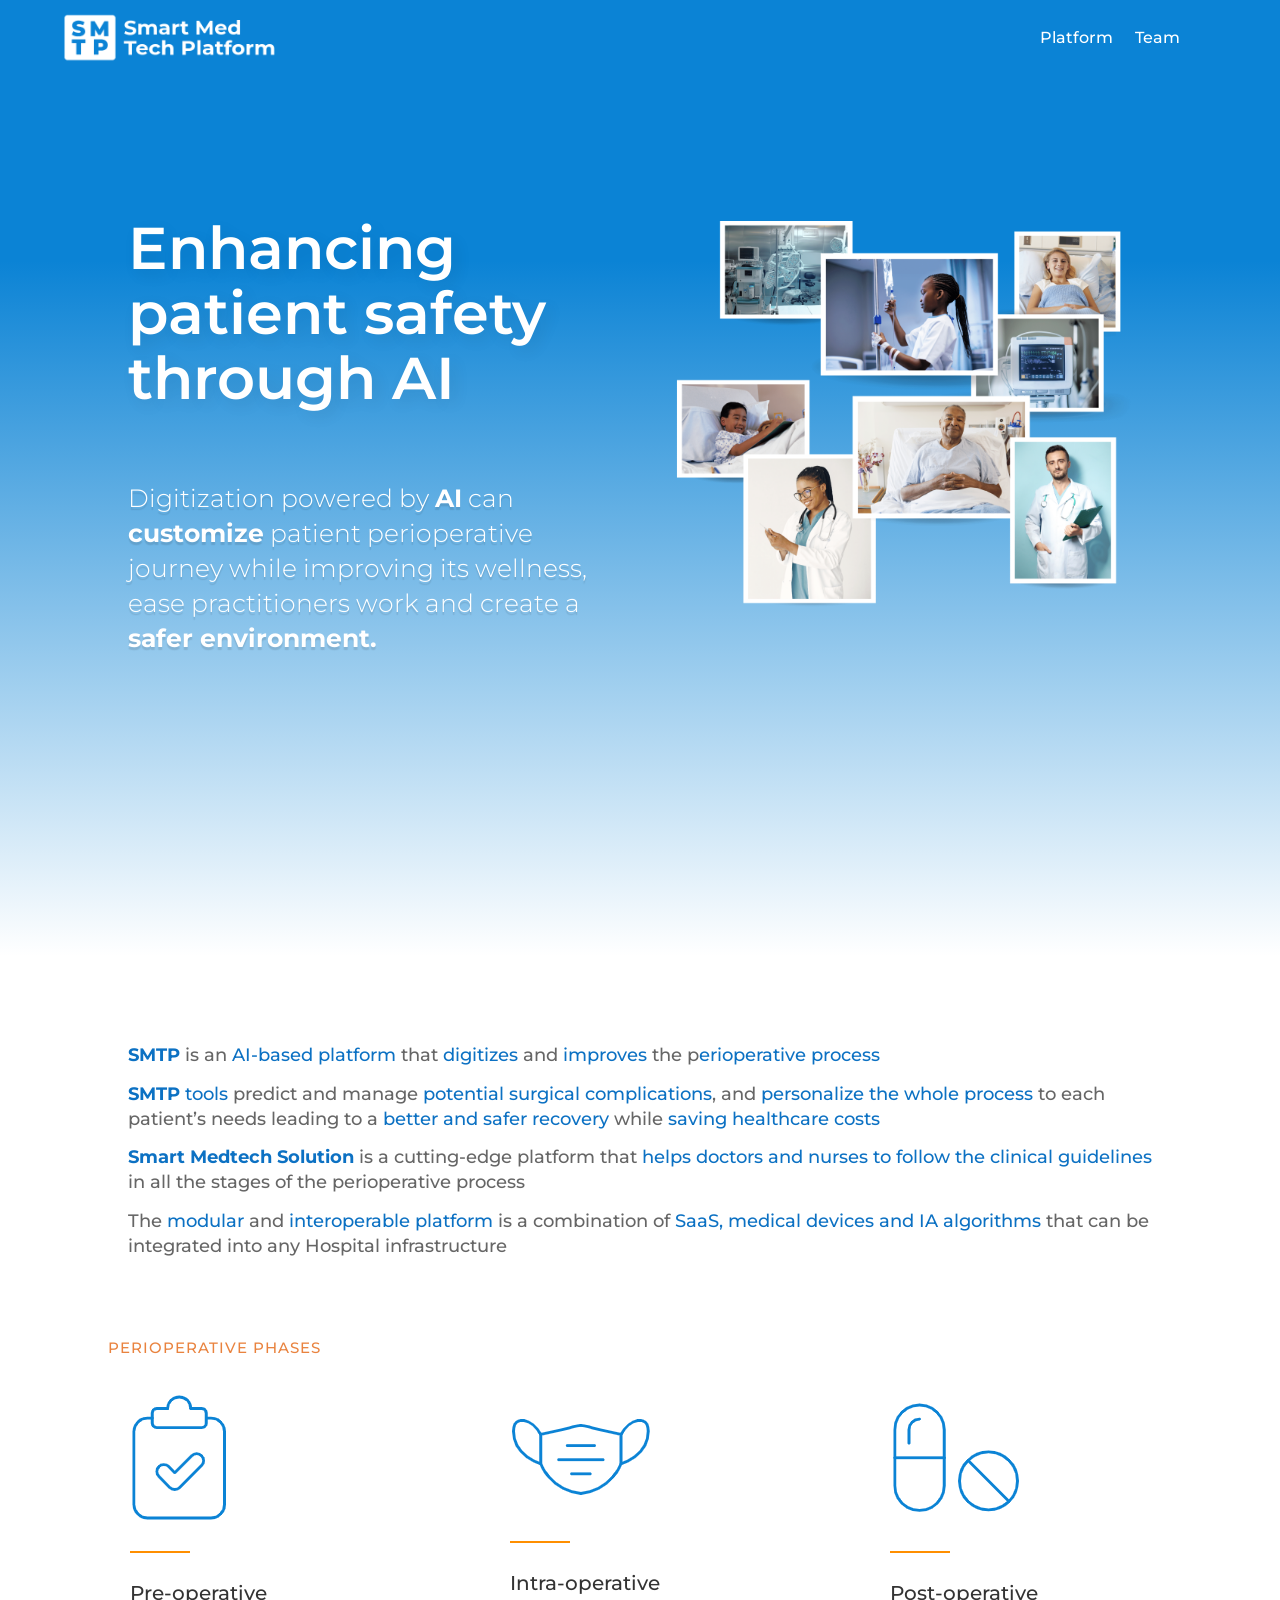
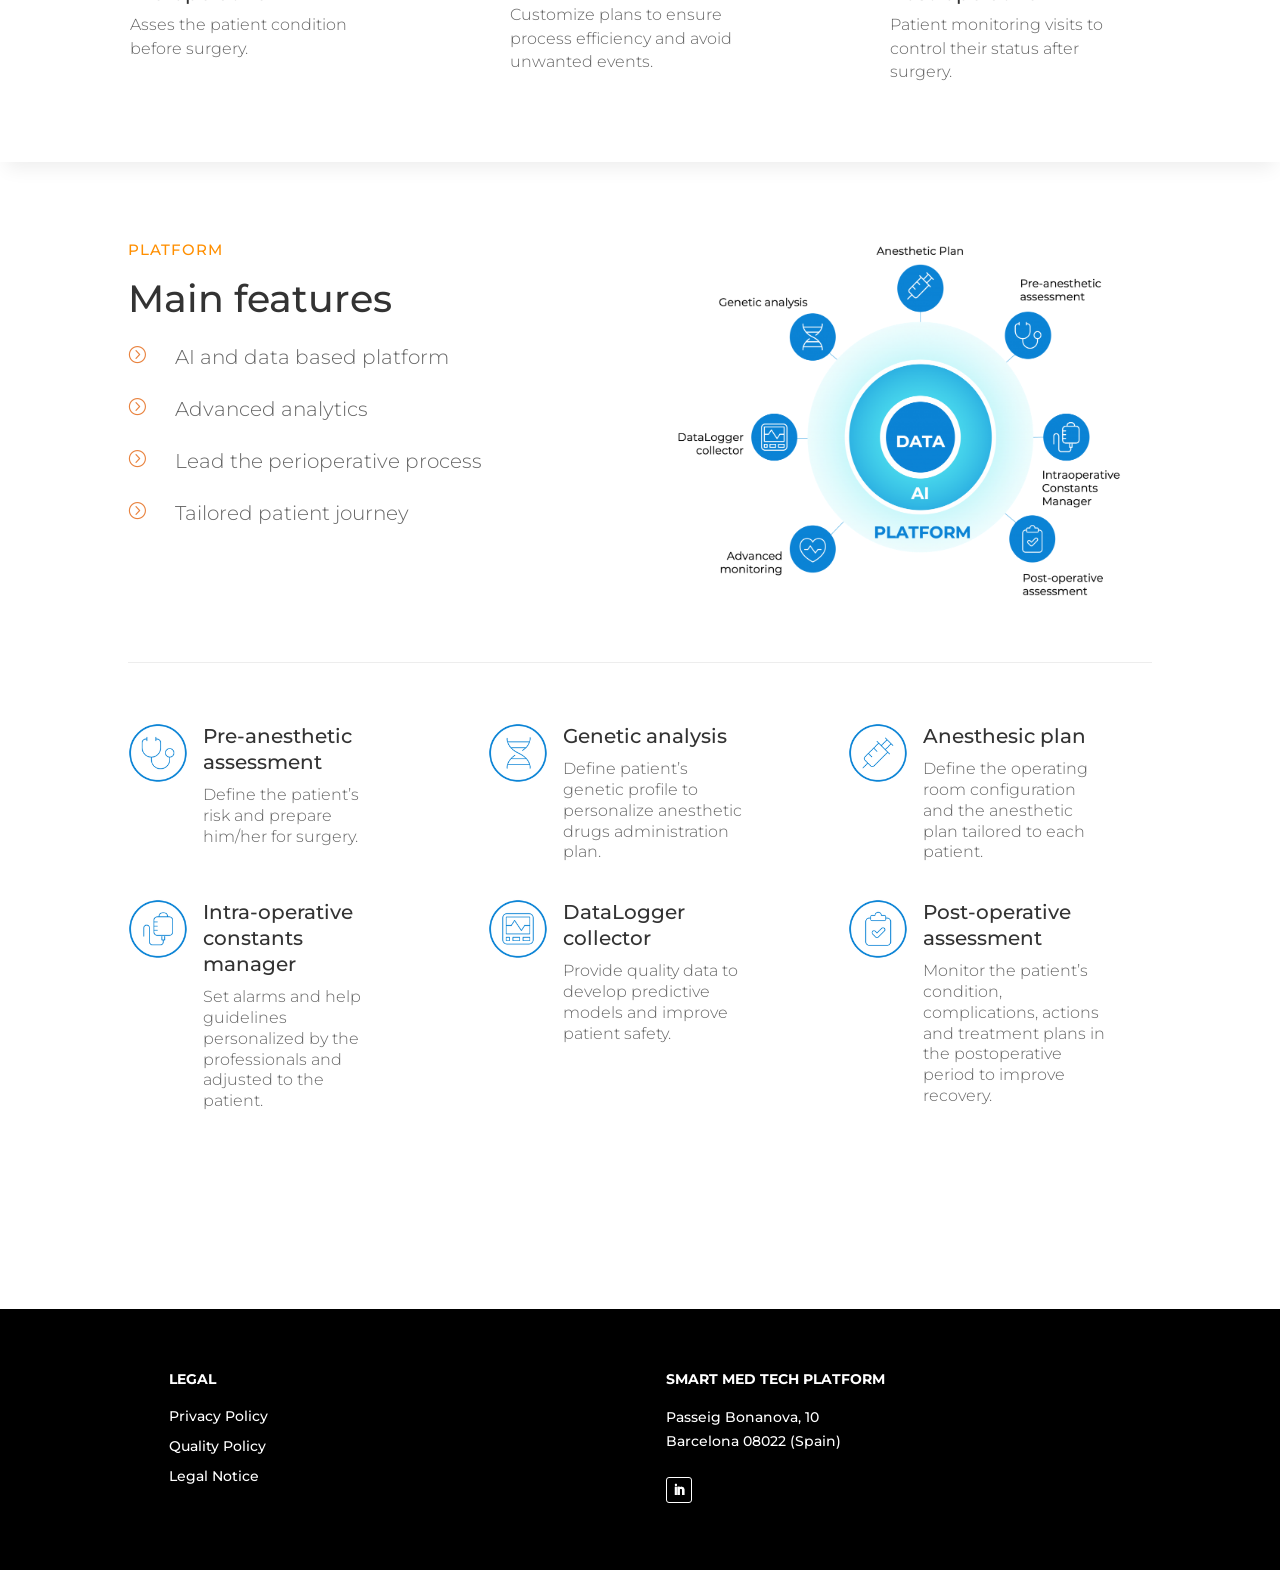
<file: index.html>
<!DOCTYPE html>
<html lang="en-US">
<head>
	<meta charset="UTF-8" />
<meta http-equiv="X-UA-Compatible" content="IE=edge">
	<script type="text/javascript">
		document.documentElement.className = 'js';
	</script>
	
	<title>SMTP | SmartMedTechPlatform</title>
<style id="et-builder-googlefonts-cached-inline">/* Original: https://fonts.googleapis.com/css?family=Montserrat:100,100italic,200,200italic,300,300italic,regular,italic,500,500italic,600,600italic,700,700italic,800,800italic,900,900italic&#038;subset=latin,latin-ext&#038;display=swap *//* User Agent: Mozilla/5.0 (Unknown; Linux x86_64) AppleWebKit/538.1 (KHTML, like Gecko) Safari/538.1 Daum/4.1 */@font-face {font-family: 'Montserrat';font-style: italic;font-weight: 100;font-display: swap;src: url(fonts/montserrat_v31_JTUFjIg1_i6t8kCHKm459Wx7xQYXK0vOoz6jq6R8WXZ0ow.ttf) format('truetype');}@font-face {font-family: 'Montserrat';font-style: italic;font-weight: 200;font-display: swap;src: url(fonts/montserrat_v31_JTUFjIg1_i6t8kCHKm459Wx7xQYXK0vOoz6jqyR9WXZ0ow.ttf) format('truetype');}@font-face {font-family: 'Montserrat';font-style: italic;font-weight: 300;font-display: swap;src: url(fonts/montserrat_v31_JTUFjIg1_i6t8kCHKm459Wx7xQYXK0vOoz6jq_p9WXZ0ow.ttf) format('truetype');}@font-face {font-family: 'Montserrat';font-style: italic;font-weight: 400;font-display: swap;src: url(fonts/montserrat_v31_JTUFjIg1_i6t8kCHKm459Wx7xQYXK0vOoz6jq6R9WXZ0ow.ttf) format('truetype');}@font-face {font-family: 'Montserrat';font-style: italic;font-weight: 500;font-display: swap;src: url(fonts/montserrat_v31_JTUFjIg1_i6t8kCHKm459Wx7xQYXK0vOoz6jq5Z9WXZ0ow.ttf) format('truetype');}@font-face {font-family: 'Montserrat';font-style: italic;font-weight: 600;font-display: swap;src: url(fonts/montserrat_v31_JTUFjIg1_i6t8kCHKm459Wx7xQYXK0vOoz6jq3p6WXZ0ow.ttf) format('truetype');}@font-face {font-family: 'Montserrat';font-style: italic;font-weight: 700;font-display: swap;src: url(fonts/montserrat_v31_JTUFjIg1_i6t8kCHKm459Wx7xQYXK0vOoz6jq0N6WXZ0ow.ttf) format('truetype');}@font-face {font-family: 'Montserrat';font-style: italic;font-weight: 800;font-display: swap;src: url(fonts/montserrat_v31_JTUFjIg1_i6t8kCHKm459Wx7xQYXK0vOoz6jqyR6WXZ0ow.ttf) format('truetype');}@font-face {font-family: 'Montserrat';font-style: italic;font-weight: 900;font-display: swap;src: url(fonts/montserrat_v31_JTUFjIg1_i6t8kCHKm459Wx7xQYXK0vOoz6jqw16WXZ0ow.ttf) format('truetype');}@font-face {font-family: 'Montserrat';font-style: normal;font-weight: 100;font-display: swap;src: url(fonts/montserrat_v31_JTUHjIg1_i6t8kCHKm4532VJOt5-QNFgpCtr6Xw3aX8.ttf) format('truetype');}@font-face {font-family: 'Montserrat';font-style: normal;font-weight: 200;font-display: swap;src: url(fonts/montserrat_v31_JTUHjIg1_i6t8kCHKm4532VJOt5-QNFgpCvr6Hw3aX8.ttf) format('truetype');}@font-face {font-family: 'Montserrat';font-style: normal;font-weight: 300;font-display: swap;src: url(fonts/montserrat_v31_JTUHjIg1_i6t8kCHKm4532VJOt5-QNFgpCs16Hw3aX8.ttf) format('truetype');}@font-face {font-family: 'Montserrat';font-style: normal;font-weight: 400;font-display: swap;src: url(fonts/montserrat_v31_JTUHjIg1_i6t8kCHKm4532VJOt5-QNFgpCtr6Hw3aX8.ttf) format('truetype');}@font-face {font-family: 'Montserrat';font-style: normal;font-weight: 500;font-display: swap;src: url(fonts/montserrat_v31_JTUHjIg1_i6t8kCHKm4532VJOt5-QNFgpCtZ6Hw3aX8.ttf) format('truetype');}@font-face {font-family: 'Montserrat';font-style: normal;font-weight: 600;font-display: swap;src: url(fonts/montserrat_v31_JTUHjIg1_i6t8kCHKm4532VJOt5-QNFgpCu173w3aX8.ttf) format('truetype');}@font-face {font-family: 'Montserrat';font-style: normal;font-weight: 700;font-display: swap;src: url(fonts/montserrat_v31_JTUHjIg1_i6t8kCHKm4532VJOt5-QNFgpCuM73w3aX8.ttf) format('truetype');}@font-face {font-family: 'Montserrat';font-style: normal;font-weight: 800;font-display: swap;src: url(fonts/montserrat_v31_JTUHjIg1_i6t8kCHKm4532VJOt5-QNFgpCvr73w3aX8.ttf) format('truetype');}@font-face {font-family: 'Montserrat';font-style: normal;font-weight: 900;font-display: swap;src: url(fonts/montserrat_v31_JTUHjIg1_i6t8kCHKm4532VJOt5-QNFgpCvC73w3aX8.ttf) format('truetype');}/* User Agent: Mozilla/5.0 (Windows NT 6.1; WOW64; rv:27.0) Gecko/20100101 Firefox/27.0 */@font-face {font-family: 'Montserrat';font-style: italic;font-weight: 100;font-display: swap;src: url(fonts/montserrat_v31_JTUFjIg1_i6t8kCHKm459Wx7xQYXK0vOoz6jq6R8WXZ0oA.woff) format('woff');}@font-face {font-family: 'Montserrat';font-style: italic;font-weight: 200;font-display: swap;src: url(fonts/montserrat_v31_JTUFjIg1_i6t8kCHKm459Wx7xQYXK0vOoz6jqyR9WXZ0oA.woff) format('woff');}@font-face {font-family: 'Montserrat';font-style: italic;font-weight: 300;font-display: swap;src: url(fonts/montserrat_v31_JTUFjIg1_i6t8kCHKm459Wx7xQYXK0vOoz6jq_p9WXZ0oA.woff) format('woff');}@font-face {font-family: 'Montserrat';font-style: italic;font-weight: 400;font-display: swap;src: url(fonts/montserrat_v31_JTUFjIg1_i6t8kCHKm459Wx7xQYXK0vOoz6jq6R9WXZ0oA.woff) format('woff');}@font-face {font-family: 'Montserrat';font-style: italic;font-weight: 500;font-display: swap;src: url(fonts/montserrat_v31_JTUFjIg1_i6t8kCHKm459Wx7xQYXK0vOoz6jq5Z9WXZ0oA.woff) format('woff');}@font-face {font-family: 'Montserrat';font-style: italic;font-weight: 600;font-display: swap;src: url(fonts/montserrat_v31_JTUFjIg1_i6t8kCHKm459Wx7xQYXK0vOoz6jq3p6WXZ0oA.woff) format('woff');}@font-face {font-family: 'Montserrat';font-style: italic;font-weight: 700;font-display: swap;src: url(fonts/montserrat_v31_JTUFjIg1_i6t8kCHKm459Wx7xQYXK0vOoz6jq0N6WXZ0oA.woff) format('woff');}@font-face {font-family: 'Montserrat';font-style: italic;font-weight: 800;font-display: swap;src: url(fonts/montserrat_v31_JTUFjIg1_i6t8kCHKm459Wx7xQYXK0vOoz6jqyR6WXZ0oA.woff) format('woff');}@font-face {font-family: 'Montserrat';font-style: italic;font-weight: 900;font-display: swap;src: url(fonts/montserrat_v31_JTUFjIg1_i6t8kCHKm459Wx7xQYXK0vOoz6jqw16WXZ0oA.woff) format('woff');}@font-face {font-family: 'Montserrat';font-style: normal;font-weight: 100;font-display: swap;src: url(fonts/montserrat_v31_JTUHjIg1_i6t8kCHKm4532VJOt5-QNFgpCtr6Xw3aXw.woff) format('woff');}@font-face {font-family: 'Montserrat';font-style: normal;font-weight: 200;font-display: swap;src: url(fonts/montserrat_v31_JTUHjIg1_i6t8kCHKm4532VJOt5-QNFgpCvr6Hw3aXw.woff) format('woff');}@font-face {font-family: 'Montserrat';font-style: normal;font-weight: 300;font-display: swap;src: url(fonts/montserrat_v31_JTUHjIg1_i6t8kCHKm4532VJOt5-QNFgpCs16Hw3aXw.woff) format('woff');}@font-face {font-family: 'Montserrat';font-style: normal;font-weight: 400;font-display: swap;src: url(fonts/montserrat_v31_JTUHjIg1_i6t8kCHKm4532VJOt5-QNFgpCtr6Hw3aXw.woff) format('woff');}@font-face {font-family: 'Montserrat';font-style: normal;font-weight: 500;font-display: swap;src: url(fonts/montserrat_v31_JTUHjIg1_i6t8kCHKm4532VJOt5-QNFgpCtZ6Hw3aXw.woff) format('woff');}@font-face {font-family: 'Montserrat';font-style: normal;font-weight: 600;font-display: swap;src: url(fonts/montserrat_v31_JTUHjIg1_i6t8kCHKm4532VJOt5-QNFgpCu173w3aXw.woff) format('woff');}@font-face {font-family: 'Montserrat';font-style: normal;font-weight: 700;font-display: swap;src: url(fonts/montserrat_v31_JTUHjIg1_i6t8kCHKm4532VJOt5-QNFgpCuM73w3aXw.woff) format('woff');}@font-face {font-family: 'Montserrat';font-style: normal;font-weight: 800;font-display: swap;src: url(fonts/montserrat_v31_JTUHjIg1_i6t8kCHKm4532VJOt5-QNFgpCvr73w3aXw.woff) format('woff');}@font-face {font-family: 'Montserrat';font-style: normal;font-weight: 900;font-display: swap;src: url(fonts/montserrat_v31_JTUHjIg1_i6t8kCHKm4532VJOt5-QNFgpCvC73w3aXw.woff) format('woff');}/* User Agent: Mozilla/5.0 (Windows NT 6.3; rv:39.0) Gecko/20100101 Firefox/39.0 */@font-face {font-family: 'Montserrat';font-style: italic;font-weight: 100;font-display: swap;src: url(fonts/montserrat_v31_JTUFjIg1_i6t8kCHKm459Wx7xQYXK0vOoz6jq6R8WXZ0pg.woff2) format('woff2');}@font-face {font-family: 'Montserrat';font-style: italic;font-weight: 200;font-display: swap;src: url(fonts/montserrat_v31_JTUFjIg1_i6t8kCHKm459Wx7xQYXK0vOoz6jqyR9WXZ0pg.woff2) format('woff2');}@font-face {font-family: 'Montserrat';font-style: italic;font-weight: 300;font-display: swap;src: url(fonts/montserrat_v31_JTUFjIg1_i6t8kCHKm459Wx7xQYXK0vOoz6jq_p9WXZ0pg.woff2) format('woff2');}@font-face {font-family: 'Montserrat';font-style: italic;font-weight: 400;font-display: swap;src: url(fonts/montserrat_v31_JTUFjIg1_i6t8kCHKm459Wx7xQYXK0vOoz6jq6R9WXZ0pg.woff2) format('woff2');}@font-face {font-family: 'Montserrat';font-style: italic;font-weight: 500;font-display: swap;src: url(fonts/montserrat_v31_JTUFjIg1_i6t8kCHKm459Wx7xQYXK0vOoz6jq5Z9WXZ0pg.woff2) format('woff2');}@font-face {font-family: 'Montserrat';font-style: italic;font-weight: 600;font-display: swap;src: url(fonts/montserrat_v31_JTUFjIg1_i6t8kCHKm459Wx7xQYXK0vOoz6jq3p6WXZ0pg.woff2) format('woff2');}@font-face {font-family: 'Montserrat';font-style: italic;font-weight: 700;font-display: swap;src: url(fonts/montserrat_v31_JTUFjIg1_i6t8kCHKm459Wx7xQYXK0vOoz6jq0N6WXZ0pg.woff2) format('woff2');}@font-face {font-family: 'Montserrat';font-style: italic;font-weight: 800;font-display: swap;src: url(fonts/montserrat_v31_JTUFjIg1_i6t8kCHKm459Wx7xQYXK0vOoz6jqyR6WXZ0pg.woff2) format('woff2');}@font-face {font-family: 'Montserrat';font-style: italic;font-weight: 900;font-display: swap;src: url(fonts/montserrat_v31_JTUFjIg1_i6t8kCHKm459Wx7xQYXK0vOoz6jqw16WXZ0pg.woff2) format('woff2');}@font-face {font-family: 'Montserrat';font-style: normal;font-weight: 100;font-display: swap;src: url(fonts/montserrat_v31_JTUHjIg1_i6t8kCHKm4532VJOt5-QNFgpCtr6Xw3aXo.woff2) format('woff2');}@font-face {font-family: 'Montserrat';font-style: normal;font-weight: 200;font-display: swap;src: url(fonts/montserrat_v31_JTUHjIg1_i6t8kCHKm4532VJOt5-QNFgpCvr6Hw3aXo.woff2) format('woff2');}@font-face {font-family: 'Montserrat';font-style: normal;font-weight: 300;font-display: swap;src: url(fonts/montserrat_v31_JTUHjIg1_i6t8kCHKm4532VJOt5-QNFgpCs16Hw3aXo.woff2) format('woff2');}@font-face {font-family: 'Montserrat';font-style: normal;font-weight: 400;font-display: swap;src: url(fonts/montserrat_v31_JTUHjIg1_i6t8kCHKm4532VJOt5-QNFgpCtr6Hw3aXo.woff2) format('woff2');}@font-face {font-family: 'Montserrat';font-style: normal;font-weight: 500;font-display: swap;src: url(fonts/montserrat_v31_JTUHjIg1_i6t8kCHKm4532VJOt5-QNFgpCtZ6Hw3aXo.woff2) format('woff2');}@font-face {font-family: 'Montserrat';font-style: normal;font-weight: 600;font-display: swap;src: url(fonts/montserrat_v31_JTUHjIg1_i6t8kCHKm4532VJOt5-QNFgpCu173w3aXo.woff2) format('woff2');}@font-face {font-family: 'Montserrat';font-style: normal;font-weight: 700;font-display: swap;src: url(fonts/montserrat_v31_JTUHjIg1_i6t8kCHKm4532VJOt5-QNFgpCuM73w3aXo.woff2) format('woff2');}@font-face {font-family: 'Montserrat';font-style: normal;font-weight: 800;font-display: swap;src: url(fonts/montserrat_v31_JTUHjIg1_i6t8kCHKm4532VJOt5-QNFgpCvr73w3aXo.woff2) format('woff2');}@font-face {font-family: 'Montserrat';font-style: normal;font-weight: 900;font-display: swap;src: url(fonts/montserrat_v31_JTUHjIg1_i6t8kCHKm4532VJOt5-QNFgpCvC73w3aXo.woff2) format('woff2');}</style><meta name='robots' content='max-image-preview:large' />
<script type="text/javascript">
			let jqueryParams=[],jQuery=function(r){return jqueryParams=[...jqueryParams,r],jQuery},$=function(r){return jqueryParams=[...jqueryParams,r],$};window.jQuery=jQuery,window.$=jQuery;let customHeadScripts=!1;jQuery.fn=jQuery.prototype={},$.fn=jQuery.prototype={},jQuery.noConflict=function(r){if(window.jQuery)return jQuery=window.jQuery,$=window.jQuery,customHeadScripts=!0,jQuery.noConflict},jQuery.ready=function(r){jqueryParams=[...jqueryParams,r]},$.ready=function(r){jqueryParams=[...jqueryParams,r]},jQuery.load=function(r){jqueryParams=[...jqueryParams,r]},$.load=function(r){jqueryParams=[...jqueryParams,r]},jQuery.fn.ready=function(r){jqueryParams=[...jqueryParams,r]},$.fn.ready=function(r){jqueryParams=[...jqueryParams,r]};</script><meta content="Divi v.4.11.3" name="generator"/><style id='divi-style-inline-inline-css' type='text/css'>
/*!
Theme Name: Divi
Theme URI: http://www.elegantthemes.com/gallery/divi/
Version: 4.11.3
Description: Smart. Flexible. Beautiful. Divi is the most powerful theme in our collection.
Author: Elegant Themes
Author URI: http://www.elegantthemes.com
License: GNU General Public License v2
License URI: http://www.gnu.org/licenses/gpl-2.0.html
*/

a,abbr,acronym,address,applet,b,big,blockquote,body,center,cite,code,dd,del,dfn,div,dl,dt,em,fieldset,font,form,h1,h2,h3,h4,h5,h6,html,i,iframe,img,ins,kbd,label,legend,li,object,ol,p,pre,q,s,samp,small,span,strike,strong,sub,sup,tt,u,ul,var{margin:0;padding:0;border:0;outline:0;font-size:100%;-ms-text-size-adjust:100%;-webkit-text-size-adjust:100%;vertical-align:baseline;background:transparent}body{line-height:1}ol,ul{list-style:none}blockquote,q{quotes:none}blockquote:after,blockquote:before,q:after,q:before{content:"";content:none}blockquote{margin:20px 0 30px;border-left:5px solid;padding-left:20px}:focus{outline:0}del{text-decoration:line-through}pre{overflow:auto;padding:10px}figure{margin:0}table{border-collapse:collapse;border-spacing:0}article,aside,footer,header,hgroup,nav,section{display:block}body{font-family:Open Sans,Arial,sans-serif;font-size:14px;color:#666;background-color:#fff;line-height:1.7em;font-weight:500;-webkit-font-smoothing:antialiased;-moz-osx-font-smoothing:grayscale}body.page-template-page-template-blank-php #page-container{padding-top:0!important}body.et_cover_background{background-size:cover!important;background-position:top!important;background-repeat:no-repeat!important;background-attachment:fixed}a{color:#2ea3f2}a,a:hover{text-decoration:none}p{padding-bottom:1em}p:not(.has-background):last-of-type{padding-bottom:0}p.et_normal_padding{padding-bottom:1em}strong{font-weight:700}cite,em,i{font-style:italic}code,pre{font-family:Courier New,monospace;margin-bottom:10px}ins{text-decoration:none}sub,sup{height:0;line-height:1;position:relative;vertical-align:baseline}sup{bottom:.8em}sub{top:.3em}dl{margin:0 0 1.5em}dl dt{font-weight:700}dd{margin-left:1.5em}blockquote p{padding-bottom:0}embed,iframe,object,video{max-width:100%}h1,h2,h3,h4,h5,h6{color:#333;padding-bottom:10px;line-height:1em;font-weight:500}h1 a,h2 a,h3 a,h4 a,h5 a,h6 a{color:inherit}h1{font-size:30px}h2{font-size:26px}h3{font-size:22px}h4{font-size:18px}h5{font-size:16px}h6{font-size:14px}input{-webkit-appearance:none}input[type=checkbox]{-webkit-appearance:checkbox}input[type=radio]{-webkit-appearance:radio}input.text,input.title,input[type=email],input[type=password],input[type=tel],input[type=text],select,textarea{background-color:#fff;border:1px solid #bbb;padding:2px;color:#4e4e4e}input.text:focus,input.title:focus,input[type=text]:focus,select:focus,textarea:focus{border-color:#2d3940;color:#3e3e3e}input.text,input.title,input[type=text],select,textarea{margin:0}textarea{padding:4px}button,input,select,textarea{font-family:inherit}img{max-width:100%;height:auto}.clear{clear:both}br.clear{margin:0;padding:0}.pagination{clear:both}#et_search_icon:hover,.et-social-icon a:hover,.et_password_protected_form .et_submit_button,.form-submit .et_pb_buttontton.alt.disabled,.nav-single a,.posted_in a{color:#2ea3f2}.et-search-form,blockquote{border-color:#2ea3f2}#main-content{background-color:#fff}.container{width:80%;max-width:1080px;margin:auto;position:relative}body:not(.et-tb) #main-content .container,body:not(.et-tb-has-header) #main-content .container{padding-top:58px}.et_full_width_page #main-content .container:before{display:none}.main_title{margin-bottom:20px}.et_password_protected_form .et_submit_button:hover,.form-submit .et_pb_button:hover{background:rgba(0,0,0,.05)}.et_button_icon_visible .et_pb_button{padding-right:2em;padding-left:.7em}.et_button_icon_visible .et_pb_button:after{opacity:1;margin-left:0}.et_button_left .et_pb_button:hover:after{left:.15em}.et_button_left .et_pb_button:after{margin-left:0;left:1em}.et_button_icon_visible.et_button_left .et_pb_button,.et_button_left .et_pb_button:hover,.et_button_left .et_pb_module .et_pb_button:hover{padding-left:2em;padding-right:.7em}.et_button_icon_visible.et_button_left .et_pb_button:after,.et_button_left .et_pb_button:hover:after{left:.15em}.et_password_protected_form .et_submit_button:hover,.form-submit .et_pb_button:hover{padding:.3em 1em}.et_button_no_icon .et_pb_button:after{display:none}.et_button_no_icon.et_button_icon_visible.et_button_left .et_pb_button,.et_button_no_icon.et_button_left .et_pb_button:hover,.et_button_no_icon .et_pb_button,.et_button_no_icon .et_pb_button:hover{padding:.3em 1em!important}.et_button_custom_icon .et_pb_button:after{line-height:1.7em}.et_button_custom_icon.et_button_icon_visible .et_pb_button:after,.et_button_custom_icon .et_pb_button:hover:after{margin-left:.3em}#left-area .post_format-post-format-gallery .wp-block-gallery:first-of-type{padding:0;margin-bottom:-16px}.entry-content table:not(.variations){border:1px solid #eee;margin:0 0 15px;text-align:left;width:100%}.entry-content thead th,.entry-content tr th{color:#555;font-weight:700;padding:9px 24px}.entry-content tr td{border-top:1px solid #eee;padding:6px 24px}#left-area ul,.entry-content ul,.et-l--body ul,.et-l--footer ul,.et-l--header ul{list-style-type:disc;padding:0 0 23px 1em;line-height:26px}#left-area ol,.entry-content ol,.et-l--body ol,.et-l--footer ol,.et-l--header ol{list-style-type:decimal;list-style-position:inside;padding:0 0 23px;line-height:26px}#left-area ul li ul,.entry-content ul li ol{padding:2px 0 2px 20px}#left-area ol li ul,.entry-content ol li ol,.et-l--body ol li ol,.et-l--footer ol li ol,.et-l--header ol li ol{padding:2px 0 2px 35px}#left-area ul.wp-block-gallery{display:-webkit-box;display:-ms-flexbox;display:flex;-ms-flex-wrap:wrap;flex-wrap:wrap;list-style-type:none;padding:0}#left-area ul.products{padding:0!important;line-height:1.7!important;list-style:none!important}.gallery-item a{display:block}.gallery-caption,.gallery-item a{width:90%}#wpadminbar{z-index:100001}#left-area .post-meta{font-size:14px;padding-bottom:15px}#left-area .post-meta a{text-decoration:none;color:#666}#left-area .et_featured_image{padding-bottom:7px}.single .post{padding-bottom:25px}body.single .et_audio_content{margin-bottom:-6px}.nav-single a{text-decoration:none;color:#2ea3f2;font-size:14px;font-weight:400}.nav-previous{float:left}.nav-next{float:right}.et_password_protected_form p input{background-color:#eee;border:none!important;width:100%!important;border-radius:0!important;font-size:14px;color:#999!important;padding:16px!important;-webkit-box-sizing:border-box;box-sizing:border-box}.et_password_protected_form label{display:none}.et_password_protected_form .et_submit_button{font-family:inherit;display:block;float:right;margin:8px auto 0;cursor:pointer}.post-password-required p.nocomments.container{max-width:100%}.post-password-required p.nocomments.container:before{display:none}.aligncenter,div.post .new-post .aligncenter{display:block;margin-left:auto;margin-right:auto}.wp-caption{border:1px solid #ddd;text-align:center;background-color:#f3f3f3;margin-bottom:10px;max-width:96%;padding:8px}.wp-caption.alignleft{margin:0 30px 20px 0}.wp-caption.alignright{margin:0 0 20px 30px}.wp-caption img{margin:0;padding:0;border:0}.wp-caption p.wp-caption-text{font-size:12px;padding:0 4px 5px;margin:0}.alignright{float:right}.alignleft{float:left}img.alignleft{display:inline;float:left;margin-right:15px}img.alignright{display:inline;float:right;margin-left:15px}.page.et_pb_pagebuilder_layout #main-content{background-color:transparent}body #main-content .et_builder_inner_content>h1,body #main-content .et_builder_inner_content>h2,body #main-content .et_builder_inner_content>h3,body #main-content .et_builder_inner_content>h4,body #main-content .et_builder_inner_content>h5,body #main-content .et_builder_inner_content>h6{line-height:1.4em}body #main-content .et_builder_inner_content>p{line-height:1.7em}.wp-block-pullquote{margin:20px 0 30px}.wp-block-pullquote.has-background blockquote{border-left:none}.wp-block-group.has-background{padding:1.5em 1.5em .5em}@media (min-width:981px){#left-area{width:79.125%;padding-bottom:23px}#main-content .container:before{content:"";position:absolute;top:0;height:100%;width:1px;background-color:#e2e2e2}.et_full_width_page #left-area,.et_no_sidebar #left-area{float:none;width:100%!important}.et_full_width_page #left-area{padding-bottom:0}.et_no_sidebar #main-content .container:before{display:none}}@media (max-width:980px){#page-container{padding-top:80px}.et-tb #page-container,.et-tb-has-header #page-container{padding-top:0!important}#left-area,#sidebar{width:100%!important}#main-content .container:before{display:none!important}.et_full_width_page .et_gallery_item:nth-child(4n+1){clear:none}}@media print{#page-container{padding-top:0!important}}#wp-admin-bar-et-use-visual-builder a:before{font-family:ETmodules!important;content:"\e625";font-size:30px!important;width:28px;margin-top:-3px;color:#974df3!important}#wp-admin-bar-et-use-visual-builder:hover a:before{color:#fff!important}#wp-admin-bar-et-use-visual-builder:hover a,#wp-admin-bar-et-use-visual-builder a:hover{transition:background-color .5s ease;-webkit-transition:background-color .5s ease;-moz-transition:background-color .5s ease;background-color:#7e3bd0!important;color:#fff!important}* html .clearfix,:first-child+html .clearfix{zoom:1}.iphone .et_pb_section_video_bg video::-webkit-media-controls-start-playback-button{display:none!important;-webkit-appearance:none}.et_mobile_device .et_pb_section_parallax .et_pb_parallax_css{background-attachment:scroll}.et-social-facebook a.icon:before{content:"\e093"}.et-social-twitter a.icon:before{content:"\e094"}.et-social-google-plus a.icon:before{content:"\e096"}.et-social-instagram a.icon:before{content:"\e09a"}.et-social-rss a.icon:before{content:"\e09e"}.ai1ec-single-event:after{content:" ";display:table;clear:both}.evcal_event_details .evcal_evdata_cell .eventon_details_shading_bot.eventon_details_shading_bot{z-index:3}.wp-block-divi-layout{margin-bottom:1em}*{-webkit-box-sizing:border-box;box-sizing:border-box}#et-info-email:before,#et-info-phone:before,#et_search_icon:before,.comment-reply-link:after,.et-cart-info span:before,.et-pb-arrow-next:before,.et-pb-arrow-prev:before,.et-social-icon a:before,.et_audio_container .mejs-playpause-button button:before,.et_audio_container .mejs-volume-button button:before,.et_overlay:before,.et_password_protected_form .et_submit_button:after,.et_pb_button:after,.et_pb_contact_reset:after,.et_pb_contact_submit:after,.et_pb_font_icon:before,.et_pb_newsletter_button:after,.et_pb_pricing_table_button:after,.et_pb_promo_button:after,.et_pb_social_icon a.icon:before,.et_pb_testimonial:before,.et_pb_toggle_title:before,.form-submit .et_pb_button:after,.mobile_menu_bar:before,a.et_pb_more_button:after{font-family:ETmodules!important;speak:none;font-style:normal;font-weight:400;-webkit-font-feature-settings:normal;font-feature-settings:normal;font-variant:normal;text-transform:none;line-height:1;-webkit-font-smoothing:antialiased;-moz-osx-font-smoothing:grayscale;text-shadow:0 0;direction:ltr}.et_pb_custom_button_icon.et_pb_button:after,.et_pb_login .et_pb_custom_button_icon.et_pb_button:after{content:attr(data-icon)}.et_pb_woo_custom_button_icon .et_pb_custom_button_icon.et_pb_button:after{content:attr(data-icon)!important}.et-pb-icon{font-family:ETmodules;content:attr(data-icon);speak:none;font-weight:400;-webkit-font-feature-settings:normal;font-feature-settings:normal;font-variant:normal;text-transform:none;line-height:1;-webkit-font-smoothing:antialiased;font-size:96px;font-style:normal;display:inline-block;-webkit-box-sizing:border-box;box-sizing:border-box;direction:ltr}#et-ajax-saving{display:none;-webkit-transition:background .3s,-webkit-box-shadow .3s;transition:background .3s,-webkit-box-shadow .3s;transition:background .3s,box-shadow .3s;transition:background .3s,box-shadow .3s,-webkit-box-shadow .3s;-webkit-box-shadow:rgba(0,139,219,.247059) 0 0 60px;box-shadow:0 0 60px rgba(0,139,219,.247059);position:fixed;top:50%;left:50%;width:50px;height:50px;background:#fff;border-radius:50px;margin:-25px 0 0 -25px;z-index:999999;text-align:center}#et-ajax-saving img{margin:9px}.et-safe-mode-indicator,.et-safe-mode-indicator:focus,.et-safe-mode-indicator:hover{-webkit-box-shadow:0 5px 10px rgba(41,196,169,.15);box-shadow:0 5px 10px rgba(41,196,169,.15);background:#29c4a9;color:#fff;font-size:14px;font-weight:600;padding:12px;line-height:16px;border-radius:3px;position:fixed;bottom:30px;right:30px;z-index:999999;text-decoration:none;font-family:Open Sans,sans-serif;-webkit-font-smoothing:antialiased;-moz-osx-font-smoothing:grayscale}.et_pb_button{font-size:20px;font-weight:500;padding:.3em 1em;line-height:1.7em!important;background-color:transparent;background-size:cover;background-position:50%;background-repeat:no-repeat;border:2px solid;border-radius:3px;-webkit-transition-duration:.2s;transition-duration:.2s;-webkit-transition-property:all!important;transition-property:all!important}.et_pb_button,.et_pb_button_inner{position:relative}.et_pb_button:hover,.et_pb_module .et_pb_button:hover{border:2px solid transparent;padding:.3em 2em .3em .7em}.et_pb_button:hover{background-color:hsla(0,0%,100%,.2)}.et_pb_bg_layout_light.et_pb_button:hover,.et_pb_bg_layout_light .et_pb_button:hover{background-color:rgba(0,0,0,.05)}.et_pb_button:after,.et_pb_button:before{font-size:32px;line-height:1em;content:"\35";opacity:0;position:absolute;margin-left:-1em;-webkit-transition:all .2s;transition:all .2s;text-transform:none;-webkit-font-feature-settings:"kern" off;font-feature-settings:"kern" off;font-variant:none;font-style:normal;font-weight:400;text-shadow:none}.et_pb_button.et_hover_enabled:hover:after,.et_pb_button.et_pb_hovered:hover:after{-webkit-transition:none!important;transition:none!important}.et_pb_button:before{display:none}.et_pb_button:hover:after{opacity:1;margin-left:0}.et_pb_column_1_3 h1,.et_pb_column_1_4 h1,.et_pb_column_1_5 h1,.et_pb_column_1_6 h1,.et_pb_column_2_5 h1{font-size:26px}.et_pb_column_1_3 h2,.et_pb_column_1_4 h2,.et_pb_column_1_5 h2,.et_pb_column_1_6 h2,.et_pb_column_2_5 h2{font-size:23px}.et_pb_column_1_3 h3,.et_pb_column_1_4 h3,.et_pb_column_1_5 h3,.et_pb_column_1_6 h3,.et_pb_column_2_5 h3{font-size:20px}.et_pb_column_1_3 h4,.et_pb_column_1_4 h4,.et_pb_column_1_5 h4,.et_pb_column_1_6 h4,.et_pb_column_2_5 h4{font-size:18px}.et_pb_column_1_3 h5,.et_pb_column_1_4 h5,.et_pb_column_1_5 h5,.et_pb_column_1_6 h5,.et_pb_column_2_5 h5{font-size:16px}.et_pb_column_1_3 h6,.et_pb_column_1_4 h6,.et_pb_column_1_5 h6,.et_pb_column_1_6 h6,.et_pb_column_2_5 h6{font-size:15px}.et_pb_bg_layout_dark,.et_pb_bg_layout_dark h1,.et_pb_bg_layout_dark h2,.et_pb_bg_layout_dark h3,.et_pb_bg_layout_dark h4,.et_pb_bg_layout_dark h5,.et_pb_bg_layout_dark h6{color:#fff!important}.et_pb_module.et_pb_text_align_left{text-align:left}.et_pb_module.et_pb_text_align_center{text-align:center}.et_pb_module.et_pb_text_align_right{text-align:right}.et_pb_module.et_pb_text_align_justified{text-align:justify}.clearfix:after{visibility:hidden;display:block;font-size:0;content:" ";clear:both;height:0}.et_pb_bg_layout_light .et_pb_more_button{color:#2ea3f2}.et_builder_inner_content{position:relative;z-index:1}header .et_builder_inner_content{z-index:2}.et_pb_css_mix_blend_mode_passthrough{mix-blend-mode:unset!important}.et_pb_image_container{margin:-20px -20px 29px}.et_pb_module_inner{position:relative}.et_hover_enabled_preview{z-index:2}.et_hover_enabled:hover{position:relative;z-index:2}.et_pb_all_tabs,.et_pb_module,.et_pb_posts_nav a,.et_pb_tab,.et_pb_with_background{background-size:cover;background-position:50%;background-repeat:no-repeat}.et_pb_with_border{position:relative;border:0 solid #333}.post-password-required .et_pb_row{padding:0;width:100%}.post-password-required .et_password_protected_form{min-height:0}body.et_pb_pagebuilder_layout.et_pb_show_title .post-password-required .et_password_protected_form h1,body:not(.et_pb_pagebuilder_layout) .post-password-required .et_password_protected_form h1{display:none}.et_pb_no_bg{padding:0!important}.et_overlay.et_pb_inline_icon:before,.et_pb_inline_icon:before{content:attr(data-icon)}.et_pb_more_button{color:inherit;text-shadow:none;text-decoration:none;display:inline-block;margin-top:20px}.et_parallax_bg_wrap{overflow:hidden;position:absolute;top:0;right:0;bottom:0;left:0}.et_parallax_bg{background-repeat:no-repeat;background-position:top;background-size:cover;position:absolute;bottom:0;left:0;width:100%;height:100%;display:block}.et_parallax_bg.et_parallax_bg__hover,.et_parallax_bg.et_parallax_bg_phone,.et_parallax_bg.et_parallax_bg_tablet,.et_pb_section_parallax_hover:hover .et_parallax_bg:not(.et_parallax_bg__hover){display:none}.et_pb_section_parallax_hover:hover .et_parallax_bg.et_parallax_bg__hover{display:block}.et_pb_module.et_pb_section_parallax,.et_pb_posts_nav a.et_pb_section_parallax,.et_pb_tab.et_pb_section_parallax{position:relative}.et_pb_section_parallax .et_pb_parallax_css,.et_pb_slides .et_parallax_bg.et_pb_parallax_css{background-attachment:fixed}body.et-bfb .et_pb_section_parallax .et_pb_parallax_css,body.et-bfb .et_pb_slides .et_parallax_bg.et_pb_parallax_css{background-attachment:scroll;bottom:auto}.et_pb_section_parallax.et_pb_column .et_pb_module,.et_pb_section_parallax.et_pb_row .et_pb_column,.et_pb_section_parallax.et_pb_row .et_pb_module{z-index:9;position:relative}.et_pb_more_button:hover:after{opacity:1;margin-left:0}.et_pb_preload .et_pb_section_video_bg,.et_pb_preload>div{visibility:hidden}.et_pb_preload,.et_pb_section.et_pb_section_video.et_pb_preload{position:relative;background:#464646!important}.et_pb_preload:before{content:"";position:absolute;top:50%;left:50%;background:url(wp-content/themes/Divi/includes/builder/styles/images/preloader.gif) no-repeat;border-radius:32px;width:32px;height:32px;margin:-16px 0 0 -16px}.box-shadow-overlay{position:absolute;top:0;left:0;width:100%;height:100%;z-index:10;pointer-events:none}.et_pb_section>.box-shadow-overlay~.et_pb_row{z-index:11}.et_pb_row>.box-shadow-overlay{z-index:8}.has-box-shadow-overlay{position:relative}.et_clickable{cursor:pointer}.screen-reader-text{border:0;clip:rect(1px,1px,1px,1px);-webkit-clip-path:inset(50%);clip-path:inset(50%);height:1px;margin:-1px;overflow:hidden;padding:0;position:absolute!important;width:1px;word-wrap:normal!important}.et_multi_view_hidden,.et_multi_view_hidden_image{display:none!important}@keyframes multi-view-image-fade{0%{opacity:0}10%{opacity:.1}20%{opacity:.2}30%{opacity:.3}40%{opacity:.4}50%{opacity:.5}60%{opacity:.6}70%{opacity:.7}80%{opacity:.8}90%{opacity:.9}to{opacity:1}}.et_multi_view_image__loading{visibility:hidden}.et_multi_view_image__loaded{-webkit-animation:multi-view-image-fade .5s;animation:multi-view-image-fade .5s}#et-pb-motion-effects-offset-tracker{visibility:hidden!important;opacity:0;position:absolute;top:0;left:0}.et-pb-before-scroll-animation{opacity:0}header.et-l.et-l--header:after{clear:both;display:block;content:""}.et_pb_module{-webkit-animation-timing-function:linear;animation-timing-function:linear;-webkit-animation-duration:.2s;animation-duration:.2s}@-webkit-keyframes fadeBottom{0%{opacity:0;-webkit-transform:translateY(10%);transform:translateY(10%)}to{opacity:1;-webkit-transform:translateY(0);transform:translateY(0)}}@keyframes fadeBottom{0%{opacity:0;-webkit-transform:translateY(10%);transform:translateY(10%)}to{opacity:1;-webkit-transform:translateY(0);transform:translateY(0)}}@-webkit-keyframes fadeLeft{0%{opacity:0;-webkit-transform:translateX(-10%);transform:translateX(-10%)}to{opacity:1;-webkit-transform:translateX(0);transform:translateX(0)}}@keyframes fadeLeft{0%{opacity:0;-webkit-transform:translateX(-10%);transform:translateX(-10%)}to{opacity:1;-webkit-transform:translateX(0);transform:translateX(0)}}@-webkit-keyframes fadeRight{0%{opacity:0;-webkit-transform:translateX(10%);transform:translateX(10%)}to{opacity:1;-webkit-transform:translateX(0);transform:translateX(0)}}@keyframes fadeRight{0%{opacity:0;-webkit-transform:translateX(10%);transform:translateX(10%)}to{opacity:1;-webkit-transform:translateX(0);transform:translateX(0)}}@-webkit-keyframes fadeTop{0%{opacity:0;-webkit-transform:translateY(-10%);transform:translateY(-10%)}to{opacity:1;-webkit-transform:translateX(0);transform:translateX(0)}}@keyframes fadeTop{0%{opacity:0;-webkit-transform:translateY(-10%);transform:translateY(-10%)}to{opacity:1;-webkit-transform:translateX(0);transform:translateX(0)}}@-webkit-keyframes fadeIn{0%{opacity:0}to{opacity:1}}@keyframes fadeIn{0%{opacity:0}to{opacity:1}}.et-waypoint:not(.et_pb_counters){opacity:0}@media (min-width:981px){.et_pb_section.et_section_specialty div.et_pb_row .et_pb_column .et_pb_column .et_pb_module.et-last-child,.et_pb_section.et_section_specialty div.et_pb_row .et_pb_column .et_pb_column .et_pb_module:last-child,.et_pb_section.et_section_specialty div.et_pb_row .et_pb_column .et_pb_row_inner .et_pb_column .et_pb_module.et-last-child,.et_pb_section.et_section_specialty div.et_pb_row .et_pb_column .et_pb_row_inner .et_pb_column .et_pb_module:last-child,.et_pb_section div.et_pb_row .et_pb_column .et_pb_module.et-last-child,.et_pb_section div.et_pb_row .et_pb_column .et_pb_module:last-child{margin-bottom:0}}@media (max-width:980px){.et_overlay.et_pb_inline_icon_tablet:before,.et_pb_inline_icon_tablet:before{content:attr(data-icon-tablet)}.et_parallax_bg.et_parallax_bg_tablet_exist{display:none}.et_parallax_bg.et_parallax_bg_tablet{display:block}.et_pb_column .et_pb_module{margin-bottom:30px}.et_pb_row .et_pb_column .et_pb_module.et-last-child,.et_pb_row .et_pb_column .et_pb_module:last-child,.et_section_specialty .et_pb_row .et_pb_column .et_pb_module.et-last-child,.et_section_specialty .et_pb_row .et_pb_column .et_pb_module:last-child{margin-bottom:0}.et_pb_more_button{display:inline-block!important}.et_pb_bg_layout_light_tablet.et_pb_button,.et_pb_bg_layout_light_tablet.et_pb_module.et_pb_button,.et_pb_bg_layout_light_tablet .et_pb_more_button{color:#2ea3f2}.et_pb_bg_layout_light_tablet .et_pb_forgot_password a{color:#666}.et_pb_bg_layout_light_tablet h1,.et_pb_bg_layout_light_tablet h2,.et_pb_bg_layout_light_tablet h3,.et_pb_bg_layout_light_tablet h4,.et_pb_bg_layout_light_tablet h5,.et_pb_bg_layout_light_tablet h6{color:#333!important}.et_pb_module .et_pb_bg_layout_light_tablet.et_pb_button{color:#2ea3f2!important}.et_pb_bg_layout_light_tablet{color:#666!important}.et_pb_bg_layout_dark_tablet,.et_pb_bg_layout_dark_tablet h1,.et_pb_bg_layout_dark_tablet h2,.et_pb_bg_layout_dark_tablet h3,.et_pb_bg_layout_dark_tablet h4,.et_pb_bg_layout_dark_tablet h5,.et_pb_bg_layout_dark_tablet h6{color:#fff!important}.et_pb_bg_layout_dark_tablet.et_pb_button,.et_pb_bg_layout_dark_tablet.et_pb_module.et_pb_button,.et_pb_bg_layout_dark_tablet .et_pb_more_button{color:inherit}.et_pb_bg_layout_dark_tablet .et_pb_forgot_password a{color:#fff}.et_pb_module.et_pb_text_align_left-tablet{text-align:left}.et_pb_module.et_pb_text_align_center-tablet{text-align:center}.et_pb_module.et_pb_text_align_right-tablet{text-align:right}.et_pb_module.et_pb_text_align_justified-tablet{text-align:justify}}@media (max-width:767px){.et_pb_more_button{display:inline-block!important}.et_overlay.et_pb_inline_icon_phone:before,.et_pb_inline_icon_phone:before{content:attr(data-icon-phone)}.et_parallax_bg.et_parallax_bg_phone_exist{display:none}.et_parallax_bg.et_parallax_bg_phone{display:block}.et-hide-mobile{display:none!important}.et_pb_bg_layout_light_phone.et_pb_button,.et_pb_bg_layout_light_phone.et_pb_module.et_pb_button,.et_pb_bg_layout_light_phone .et_pb_more_button{color:#2ea3f2}.et_pb_bg_layout_light_phone .et_pb_forgot_password a{color:#666}.et_pb_bg_layout_light_phone h1,.et_pb_bg_layout_light_phone h2,.et_pb_bg_layout_light_phone h3,.et_pb_bg_layout_light_phone h4,.et_pb_bg_layout_light_phone h5,.et_pb_bg_layout_light_phone h6{color:#333!important}.et_pb_module .et_pb_bg_layout_light_phone.et_pb_button{color:#2ea3f2!important}.et_pb_bg_layout_light_phone{color:#666!important}.et_pb_bg_layout_dark_phone,.et_pb_bg_layout_dark_phone h1,.et_pb_bg_layout_dark_phone h2,.et_pb_bg_layout_dark_phone h3,.et_pb_bg_layout_dark_phone h4,.et_pb_bg_layout_dark_phone h5,.et_pb_bg_layout_dark_phone h6{color:#fff!important}.et_pb_bg_layout_dark_phone.et_pb_button,.et_pb_bg_layout_dark_phone.et_pb_module.et_pb_button,.et_pb_bg_layout_dark_phone .et_pb_more_button{color:inherit}.et_pb_module .et_pb_bg_layout_dark_phone.et_pb_button{color:#fff!important}.et_pb_bg_layout_dark_phone .et_pb_forgot_password a{color:#fff}.et_pb_module.et_pb_text_align_left-phone{text-align:left}.et_pb_module.et_pb_text_align_center-phone{text-align:center}.et_pb_module.et_pb_text_align_right-phone{text-align:right}.et_pb_module.et_pb_text_align_justified-phone{text-align:justify}}@media (max-width:479px){a.et_pb_more_button{display:block}}@media (min-width:768px) and (max-width:980px){[data-et-multi-view-load-tablet-hidden=true]:not(.et_multi_view_swapped){display:none!important}}@media (max-width:767px){[data-et-multi-view-load-phone-hidden=true]:not(.et_multi_view_swapped){display:none!important}}@-webkit-keyframes multi-view-image-fade{0%{-webkit-transform:scale(1);transform:scale(1);opacity:1}50%{-webkit-transform:scale(1.01);transform:scale(1.01);opacity:1}to{-webkit-transform:scale(1);transform:scale(1);opacity:1}}
</style>
<style id='divi-dynamic-critical-inline-css' type='text/css'>
@font-face{font-family:ETmodules;font-display:block;src:url(wp-content/themes/Divi/core/admin/fonts/modules/all/modules.eot);src:url(wp-content/themes/Divi/core/admin/fonts/modules/all/modules.eot?#iefix) format("embedded-opentype"),url(wp-content/themes/Divi/core/admin/fonts/modules/all/modules.ttf) format("truetype"),url(wp-content/themes/Divi/core/admin/fonts/modules/all/modules.woff) format("woff"),url(wp-content/themes/Divi/core/admin/fonts/modules/all/modules.svg#ETmodules) format("svg");font-weight:400;font-style:normal}
@media (min-width:981px){.et_pb_gutters3 .et_pb_column,.et_pb_gutters3.et_pb_row .et_pb_column{margin-right:5.5%}.et_pb_gutters3 .et_pb_column_4_4,.et_pb_gutters3.et_pb_row .et_pb_column_4_4{width:100%}.et_pb_gutters3 .et_pb_column_4_4 .et_pb_module,.et_pb_gutters3.et_pb_row .et_pb_column_4_4 .et_pb_module{margin-bottom:2.75%}.et_pb_gutters3 .et_pb_column_3_4,.et_pb_gutters3.et_pb_row .et_pb_column_3_4{width:73.625%}.et_pb_gutters3 .et_pb_column_3_4 .et_pb_module,.et_pb_gutters3.et_pb_row .et_pb_column_3_4 .et_pb_module{margin-bottom:3.735%}.et_pb_gutters3 .et_pb_column_2_3,.et_pb_gutters3.et_pb_row .et_pb_column_2_3{width:64.833%}.et_pb_gutters3 .et_pb_column_2_3 .et_pb_module,.et_pb_gutters3.et_pb_row .et_pb_column_2_3 .et_pb_module{margin-bottom:4.242%}.et_pb_gutters3 .et_pb_column_3_5,.et_pb_gutters3.et_pb_row .et_pb_column_3_5{width:57.8%}.et_pb_gutters3 .et_pb_column_3_5 .et_pb_module,.et_pb_gutters3.et_pb_row .et_pb_column_3_5 .et_pb_module{margin-bottom:4.758%}.et_pb_gutters3 .et_pb_column_1_2,.et_pb_gutters3.et_pb_row .et_pb_column_1_2{width:47.25%}.et_pb_gutters3 .et_pb_column_1_2 .et_pb_module,.et_pb_gutters3.et_pb_row .et_pb_column_1_2 .et_pb_module{margin-bottom:5.82%}.et_pb_gutters3 .et_pb_column_2_5,.et_pb_gutters3.et_pb_row .et_pb_column_2_5{width:36.7%}.et_pb_gutters3 .et_pb_column_2_5 .et_pb_module,.et_pb_gutters3.et_pb_row .et_pb_column_2_5 .et_pb_module{margin-bottom:7.493%}.et_pb_gutters3 .et_pb_column_1_3,.et_pb_gutters3.et_pb_row .et_pb_column_1_3{width:29.6667%}.et_pb_gutters3 .et_pb_column_1_3 .et_pb_module,.et_pb_gutters3.et_pb_row .et_pb_column_1_3 .et_pb_module{margin-bottom:9.27%}.et_pb_gutters3 .et_pb_column_1_4,.et_pb_gutters3.et_pb_row .et_pb_column_1_4{width:20.875%}.et_pb_gutters3 .et_pb_column_1_4 .et_pb_module,.et_pb_gutters3.et_pb_row .et_pb_column_1_4 .et_pb_module{margin-bottom:13.174%}.et_pb_gutters3 .et_pb_column_1_5,.et_pb_gutters3.et_pb_row .et_pb_column_1_5{width:15.6%}.et_pb_gutters3 .et_pb_column_1_5 .et_pb_module,.et_pb_gutters3.et_pb_row .et_pb_column_1_5 .et_pb_module{margin-bottom:17.628%}.et_pb_gutters3 .et_pb_column_1_6,.et_pb_gutters3.et_pb_row .et_pb_column_1_6{width:12.0833%}.et_pb_gutters3 .et_pb_column_1_6 .et_pb_module,.et_pb_gutters3.et_pb_row .et_pb_column_1_6 .et_pb_module{margin-bottom:22.759%}.et_pb_gutters3 .et_full_width_page.woocommerce-page ul.products li.product{width:20.875%;margin-right:5.5%;margin-bottom:5.5%}.et_pb_gutters3.et_left_sidebar.woocommerce-page #main-content ul.products li.product,.et_pb_gutters3.et_right_sidebar.woocommerce-page #main-content ul.products li.product{width:28.353%;margin-right:7.47%}.et_pb_gutters3.et_left_sidebar.woocommerce-page #main-content ul.products.columns-1 li.product,.et_pb_gutters3.et_right_sidebar.woocommerce-page #main-content ul.products.columns-1 li.product{width:100%;margin-right:0}.et_pb_gutters3.et_left_sidebar.woocommerce-page #main-content ul.products.columns-2 li.product,.et_pb_gutters3.et_right_sidebar.woocommerce-page #main-content ul.products.columns-2 li.product{width:48%;margin-right:4%}.et_pb_gutters3.et_left_sidebar.woocommerce-page #main-content ul.products.columns-2 li:nth-child(2n+2),.et_pb_gutters3.et_right_sidebar.woocommerce-page #main-content ul.products.columns-2 li:nth-child(2n+2){margin-right:0}.et_pb_gutters3.et_left_sidebar.woocommerce-page #main-content ul.products.columns-2 li:nth-child(3n+1),.et_pb_gutters3.et_right_sidebar.woocommerce-page #main-content ul.products.columns-2 li:nth-child(3n+1){clear:none}}
.et_animated{opacity:0;animation-duration:1s;animation-fill-mode:both!important}.et_animated.infinite{animation-iteration-count:infinite}.et_had_animation{position:relative}@keyframes et_pb_fade{to{opacity:1}}.et_animated.fade{animation-name:et_pb_fade}@keyframes et_pb_fadeTop{0%{transform:translate3d(0,-100%,0)}to{opacity:1;transform:none}}.et_animated.fadeTop{animation-name:et_pb_fadeTop}@keyframes et_pb_fadeRight{0%{transform:translate3d(100%,0,0)}to{opacity:1;transform:none}}.et_animated.fadeRight{animation-name:et_pb_fadeRight}@keyframes et_pb_fadeBottom{0%{transform:translate3d(0,100%,0)}to{opacity:1;transform:none}}.et_animated.fadeBottom{animation-name:et_pb_fadeBottom}@keyframes et_pb_fadeLeft{0%{transform:translate3d(-100%,0,0)}to{opacity:1;transform:none}}.et_animated.fadeLeft{animation-name:et_pb_fadeLeft}.et_animated.slide{animation-name:et_pb_zoomLeft}.et_animated.slideBottom,.et_animated.slideRight,.et_animated.slideTop{animation-name:et_pb_slideLeft}@keyframes et_pb_slideLeft{to{transform:translateZ(0);opacity:1}}.et_animated.slideLeft{animation-name:et_pb_slideLeft}@keyframes et_pb_bounce{0%,20%,40%,60%,80%,to{animation-timing-function:cubic-bezier(.215,.61,.355,1)}0%{transform:scale3d(.3,.3,.3)}20%{transform:scale3d(1.1,1.1,1.1)}40%{transform:scale3d(.9,.9,.9)}60%{transform:scale3d(1.03,1.03,1.03)}80%{transform:scale3d(.97,.97,.97)}to{opacity:1;transform:scaleX(1)}}.et_animated.bounce{animation-name:et_pb_bounce}@keyframes et_pb_bounceTop{0%,60%,75%,90%,to{animation-timing-function:cubic-bezier(.215,.61,.355,1)}0%{transform:translate3d(0,-200px,0)}60%{transform:translate3d(0,25px,0)}75%{transform:translate3d(0,-10px,0)}90%{transform:translate3d(0,5px,0)}to{transform:none;opacity:1}}.et_animated.bounceTop{animation-name:et_pb_bounceTop}@keyframes et_pb_bounceRight{0%,60%,75%,90%,to{animation-timing-function:cubic-bezier(.215,.61,.355,1)}0%{transform:translate3d(200px,0,0)}60%{transform:translate3d(-25px,0,0)}75%{transform:translate3d(10px,0,0)}90%{transform:translate3d(-5px,0,0)}to{transform:none;opacity:1}}.et_animated.bounceRight{animation-name:et_pb_bounceRight}@keyframes et_pb_bounceBottom{0%,60%,75%,90%,to{animation-timing-function:cubic-bezier(.215,.61,.355,1)}0%{transform:translate3d(0,200px,0)}60%{transform:translate3d(0,-20px,0)}75%{transform:translate3d(0,10px,0)}90%{transform:translate3d(0,-5px,0)}to{transform:translateZ(0);opacity:1}}.et_animated.bounceBottom{animation-name:et_pb_bounceBottom}@keyframes et_pb_bounceLeft{0%,60%,75%,90%,to{animation-timing-function:cubic-bezier(.215,.61,.355,1)}0%{transform:translate3d(-200px,0,0)}60%{transform:translate3d(25px,0,0)}75%{transform:translate3d(-10px,0,0)}90%{transform:translate3d(5px,0,0)}to{transform:none;opacity:1}}.et_animated.bounceLeft{animation-name:et_pb_bounceLeft}.et_animated.zoom,.et_animated.zoomTop{animation-name:et_pb_zoomLeft}.et_animated.zoomTop{transform-origin:top}.et_animated.zoomRight{animation-name:et_pb_zoomLeft;transform-origin:right}.et_animated.zoomBottom{animation-name:et_pb_zoomLeft;transform-origin:bottom}@keyframes et_pb_zoomLeft{to{transform:scaleX(1);opacity:1}}.et_animated.zoomLeft{animation-name:et_pb_zoomLeft;transform-origin:left}.et_animated.flip,.et_animated.flipTop{animation-name:et_pb_foldBottom}.et_animated.flipRight,.et_animated.flipTop{transform-origin:center}.et_animated.flipRight{animation-name:et_pb_foldLeft}.et_animated.flipBottom{animation-name:et_pb_foldBottom;transform-origin:center}.et_animated.flipLeft,.et_animated.fold{animation-name:et_pb_foldLeft;transform-origin:center}.et_animated.foldTop{transform-origin:top;animation-name:et_pb_foldBottom}.et_animated.foldRight{transform-origin:right;animation-name:et_pb_foldLeft}@keyframes et_pb_foldBottom{to{opacity:1;transform:rotateX(0deg)}}.et_animated.foldBottom{transform-origin:bottom;animation-name:et_pb_foldBottom}@keyframes et_pb_foldLeft{to{opacity:1;transform:rotateY(0deg)}}.et_animated.foldLeft{transform-origin:left;animation-name:et_pb_foldLeft}@keyframes et_pb_roll{0%{transform-origin:center}to{transform-origin:center;transform:none;opacity:1}}.et_animated.roll{animation-name:et_pb_roll}@keyframes et_pb_rollTop{0%{transform-origin:top}to{transform-origin:top;transform:none;opacity:1}}.et_animated.rollTop{animation-name:et_pb_rollTop}@keyframes et_pb_rollRight{0%{transform-origin:right}to{transform-origin:right;transform:none;opacity:1}}.et_animated.rollRight{animation-name:et_pb_rollRight}@keyframes et_pb_rollBottom{0%{transform-origin:bottom}to{transform-origin:bottom;transform:none;opacity:1}}.et_animated.rollBottom{animation-name:et_pb_rollBottom}@keyframes et_pb_rollLeft{0%{transform-origin:left}to{transform-origin:left;transform:none;opacity:1}}.et_animated.rollLeft{animation-name:et_pb_rollLeft}
.et_pb_widget{float:left;max-width:100%;word-wrap:break-word}.et_pb_widget a{text-decoration:none;color:#666}.et_pb_widget li a:hover{color:#82c0c7}.et_pb_widget ol li,.et_pb_widget ul li{margin-bottom:.5em}.et_pb_widget ol li ol li,.et_pb_widget ul li ul li{margin-left:15px}.et_pb_widget select{width:100%;height:28px;padding:0 5px}.et_pb_widget_area .et_pb_widget a{color:inherit}.et_pb_bg_layout_light .et_pb_widget li a{color:#666}.et_pb_bg_layout_dark .et_pb_widget li a{color:inherit}
.et_pb_scroll_top.et-pb-icon{text-align:center;background:rgba(0,0,0,0.4);text-decoration:none;position:fixed;z-index:99999;bottom:125px;right:0px;-webkit-border-top-left-radius:5px;-webkit-border-bottom-left-radius:5px;-moz-border-radius-topleft:5px;-moz-border-radius-bottomleft:5px;border-top-left-radius:5px;border-bottom-left-radius:5px;display:none;cursor:pointer;font-size:30px;padding:5px;color:#fff}.et_pb_scroll_top:before{content:'2'}.et_pb_scroll_top.et-visible{opacity:1;-webkit-animation:fadeInRight 1s 1 cubic-bezier(0.77, 0, 0.175, 1);animation:fadeInRight 1s 1 cubic-bezier(0.77, 0, 0.175, 1)}.et_pb_scroll_top.et-hidden{opacity:0;-webkit-animation:fadeOutRight 1s 1 cubic-bezier(0.77, 0, 0.175, 1);animation:fadeOutRight 1s 1 cubic-bezier(0.77, 0, 0.175, 1)}@-webkit-keyframes fadeOutRight{0%{opacity:1;-webkit-transform:translateX(0);transform:translateX(0)}100%{opacity:0;-webkit-transform:translateX(100%);transform:translateX(100%)}}@keyframes fadeOutRight{0%{opacity:1;-webkit-transform:translateX(0);transform:translateX(0)}100%{opacity:0;-webkit-transform:translateX(100%);transform:translateX(100%)}}@-webkit-keyframes fadeInRight{0%{opacity:0;-webkit-transform:translateX(100%);transform:translateX(100%)}100%{opacity:1;-webkit-transform:translateX(0);transform:translateX(0)}}@keyframes fadeInRight{0%{opacity:0;-webkit-transform:translateX(100%);transform:translateX(100%)}100%{opacity:1;-webkit-transform:translateX(0);transform:translateX(0)}}
.et_pb_section{position:relative;background-color:#fff;background-position:50%;background-size:100%;background-size:cover}.et_pb_section--absolute,.et_pb_section--fixed{width:100%}.et_pb_section.et_section_transparent{background-color:transparent}.et_pb_fullwidth_section{padding:0}.et_pb_fullwidth_section>.et_pb_module:not(.et_pb_post_content):not(.et_pb_fullwidth_post_content) .et_pb_row{padding:0!important}.et_pb_inner_shadow{box-shadow:inset 0 0 7px rgba(0,0,0,.07)}.et_pb_bottom_inside_divider,.et_pb_top_inside_divider{display:block;background-repeat-y:no-repeat;height:100%;position:absolute;pointer-events:none;width:100%;left:0;right:0}.et_pb_bottom_inside_divider.et-no-transition,.et_pb_top_inside_divider.et-no-transition{transition:none!important}.et_pb_top_inside_divider{margin-top:-1px}.et_pb_bottom_inside_divider{margin-bottom:-1px}.et-fb .section_has_divider.et_fb_element_controls_visible--child>.et_pb_bottom_inside_divider,.et-fb .section_has_divider.et_fb_element_controls_visible--child>.et_pb_top_inside_divider{z-index:1}.et_pb_section_video:not(.et_pb_menu):not(.et_pb_fullwidth_menu){overflow:hidden;position:relative}.et_pb_column>.et_pb_section_video_bg{z-index:-1}.et_pb_section_video_bg{visibility:visible;position:absolute;top:0;left:0;width:100%;height:100%;overflow:hidden;display:block;pointer-events:none;transition:display .3s}.et_pb_section_video_bg.et_pb_section_video_bg_hover,.et_pb_section_video_bg.et_pb_section_video_bg_phone,.et_pb_section_video_bg.et_pb_section_video_bg_tablet,.et_pb_section_video_bg.et_pb_section_video_bg_tablet_only{display:none}.et_pb_section_video_bg .mejs-controls,.et_pb_section_video_bg .mejs-overlay-play{display:none!important}.et_pb_section_video_bg embed,.et_pb_section_video_bg iframe,.et_pb_section_video_bg object,.et_pb_section_video_bg video{max-width:none}.et_pb_section_video_bg .mejs-video{left:50%;position:absolute;max-width:none}.et_pb_section_video_bg .mejs-overlay-loading{display:none!important}.et_pb_social_network_link .et_pb_section_video{overflow:visible}.et_pb_section_video_on_hover:hover>.et_pb_section_video_bg{display:none}.et_pb_section_video_on_hover:hover>.et_pb_section_video_bg_hover,.et_pb_section_video_on_hover:hover>.et_pb_section_video_bg_hover_inherit{display:block}@media (min-width:981px){.et_pb_section{padding:4% 0}body.et_pb_pagebuilder_layout.et_pb_show_title .post-password-required .et_pb_section,body:not(.et_pb_pagebuilder_layout) .post-password-required .et_pb_section{padding-top:0}.et_pb_fullwidth_section{padding:0}.et_pb_section_video_bg.et_pb_section_video_bg_desktop_only{display:block}}@media (max-width:980px){.et_pb_section{padding:50px 0}body.et_pb_pagebuilder_layout.et_pb_show_title .post-password-required .et_pb_section,body:not(.et_pb_pagebuilder_layout) .post-password-required .et_pb_section{padding-top:0}.et_pb_fullwidth_section{padding:0}.et_pb_section_video_bg.et_pb_section_video_bg_tablet{display:block}.et_pb_section_video_bg.et_pb_section_video_bg_desktop_only{display:none}}@media (min-width:768px){.et_pb_section_video_bg.et_pb_section_video_bg_desktop_tablet{display:block}}@media (min-width:768px) and (max-width:980px){.et_pb_section_video_bg.et_pb_section_video_bg_tablet_only{display:block}}@media (max-width:767px){.et_pb_section_video_bg.et_pb_section_video_bg_phone{display:block}.et_pb_section_video_bg.et_pb_section_video_bg_desktop_tablet{display:none}}
.et_pb_row{width:80%;max-width:1080px;margin:auto;position:relative}.section_has_divider .et_pb_row{z-index:5}.et_pb_row_inner{width:100%;position:relative}.et_pb_row.et_pb_row_empty,.et_pb_row_inner:nth-of-type(n+2).et_pb_row_empty{display:none}.et_pb_row:after,.et_pb_row_inner:after{content:"";display:block;clear:both;visibility:hidden;line-height:0;height:0;width:0}.et_pb_row_4col .et-last-child,.et_pb_row_4col .et-last-child-2,.et_pb_row_6col .et-last-child,.et_pb_row_6col .et-last-child-2,.et_pb_row_6col .et-last-child-3{margin-bottom:0}.et_pb_column{float:left;background-size:cover;background-position:50%;position:relative;z-index:2;min-height:1px}.et_pb_column--with-menu{z-index:3}.et_pb_column.et_pb_column_empty{min-height:1px}.et_pb_row .et_pb_column.et-last-child,.et_pb_row .et_pb_column:last-child,.et_pb_row_inner .et_pb_column.et-last-child,.et_pb_row_inner .et_pb_column:last-child{margin-right:0!important}.et_pb_column.et_pb_section_parallax{position:relative}.et_pb_column,.et_pb_row,.et_pb_row_inner{background-size:cover;background-position:50%;background-repeat:no-repeat}@media (min-width:981px){.et_pb_row{padding:2% 0}body.et_pb_pagebuilder_layout.et_pb_show_title .post-password-required .et_pb_row,body:not(.et_pb_pagebuilder_layout) .post-password-required .et_pb_row{padding:0;width:100%}.et_pb_column_3_4 .et_pb_row_inner{padding:3.735% 0}.et_pb_column_2_3 .et_pb_row_inner{padding:4.2415% 0}.et_pb_column_1_2 .et_pb_row_inner,.et_pb_column_3_5 .et_pb_row_inner{padding:5.82% 0}.et_section_specialty>.et_pb_row{padding:0}.et_pb_row_inner{width:100%}.et_pb_column_single{padding:2.855% 0}.et_pb_column_single .et_pb_module.et-first-child,.et_pb_column_single .et_pb_module:first-child{margin-top:0}.et_pb_column_single .et_pb_module.et-last-child,.et_pb_column_single .et_pb_module:last-child{margin-bottom:0}.et_pb_row .et_pb_column.et-last-child,.et_pb_row .et_pb_column:last-child,.et_pb_row_inner .et_pb_column.et-last-child,.et_pb_row_inner .et_pb_column:last-child{margin-right:0!important}.et_pb_row.et_pb_equal_columns,.et_pb_row_inner.et_pb_equal_columns,.et_pb_section.et_pb_equal_columns>.et_pb_row{display:-ms-flexbox;display:flex;direction:ltr}.et_pb_row.et_pb_equal_columns>.et_pb_column,.et_pb_section.et_pb_equal_columns>.et_pb_row>.et_pb_column{-ms-flex-order:1;order:1}}@media (max-width:980px){.et_pb_row{max-width:1080px}body.et_pb_pagebuilder_layout.et_pb_show_title .post-password-required .et_pb_row,body:not(.et_pb_pagebuilder_layout) .post-password-required .et_pb_row{padding:0;width:100%}.et_pb_column .et_pb_row_inner,.et_pb_row{padding:30px 0}.et_section_specialty>.et_pb_row{padding:0}.et_pb_column{width:100%;margin-bottom:30px}.et_pb_bottom_divider .et_pb_row:nth-last-child(2) .et_pb_column:last-child,.et_pb_row .et_pb_column.et-last-child,.et_pb_row .et_pb_column:last-child{margin-bottom:0}.et_section_specialty .et_pb_row>.et_pb_column{padding-bottom:0}.et_pb_column.et_pb_column_empty{display:none}.et_pb_row_1-2_1-4_1-4,.et_pb_row_1-2_1-6_1-6_1-6,.et_pb_row_1-4_1-4,.et_pb_row_1-4_1-4_1-2,.et_pb_row_1-5_1-5_3-5,.et_pb_row_1-6_1-6_1-6,.et_pb_row_1-6_1-6_1-6_1-2,.et_pb_row_1-6_1-6_1-6_1-6,.et_pb_row_3-5_1-5_1-5,.et_pb_row_4col,.et_pb_row_5col,.et_pb_row_6col{display:-ms-flexbox;display:flex;-ms-flex-wrap:wrap;flex-wrap:wrap}.et_pb_row_1-4_1-4>.et_pb_column.et_pb_column_1_4,.et_pb_row_1-4_1-4_1-2>.et_pb_column.et_pb_column_1_4,.et_pb_row_4col>.et_pb_column.et_pb_column_1_4{width:47.25%;margin-right:5.5%}.et_pb_row_1-4_1-4>.et_pb_column.et_pb_column_1_4:nth-child(2n),.et_pb_row_1-4_1-4_1-2>.et_pb_column.et_pb_column_1_4:nth-child(2n),.et_pb_row_4col>.et_pb_column.et_pb_column_1_4:nth-child(2n){margin-right:0}.et_pb_row_1-2_1-4_1-4>.et_pb_column.et_pb_column_1_4{width:47.25%;margin-right:5.5%}.et_pb_row_1-2_1-4_1-4>.et_pb_column.et_pb_column_1_2,.et_pb_row_1-2_1-4_1-4>.et_pb_column.et_pb_column_1_4:nth-child(odd){margin-right:0}.et_pb_row_1-2_1-4_1-4 .et_pb_column:nth-last-child(-n+2),.et_pb_row_1-4_1-4 .et_pb_column:nth-last-child(-n+2),.et_pb_row_4col .et_pb_column:nth-last-child(-n+2){margin-bottom:0}.et_pb_row_1-5_1-5_3-5>.et_pb_column.et_pb_column_1_5,.et_pb_row_5col>.et_pb_column.et_pb_column_1_5{width:47.25%;margin-right:5.5%}.et_pb_row_1-5_1-5_3-5>.et_pb_column.et_pb_column_1_5:nth-child(2n),.et_pb_row_5col>.et_pb_column.et_pb_column_1_5:nth-child(2n){margin-right:0}.et_pb_row_3-5_1-5_1-5>.et_pb_column.et_pb_column_1_5{width:47.25%;margin-right:5.5%}.et_pb_row_3-5_1-5_1-5>.et_pb_column.et_pb_column_1_5:nth-child(odd),.et_pb_row_3-5_1-5_1-5>.et_pb_column.et_pb_column_3_5{margin-right:0}.et_pb_row_3-5_1-5_1-5 .et_pb_column:nth-last-child(-n+2),.et_pb_row_5col .et_pb_column:last-child{margin-bottom:0}.et_pb_row_1-6_1-6_1-6_1-2>.et_pb_column.et_pb_column_1_6,.et_pb_row_6col>.et_pb_column.et_pb_column_1_6{width:29.666%;margin-right:5.5%}.et_pb_row_1-6_1-6_1-6_1-2>.et_pb_column.et_pb_column_1_6:nth-child(3n),.et_pb_row_6col>.et_pb_column.et_pb_column_1_6:nth-child(3n){margin-right:0}.et_pb_row_1-2_1-6_1-6_1-6>.et_pb_column.et_pb_column_1_6{width:29.666%;margin-right:5.5%}.et_pb_row_1-2_1-6_1-6_1-6>.et_pb_column.et_pb_column_1_2,.et_pb_row_1-2_1-6_1-6_1-6>.et_pb_column.et_pb_column_1_6:last-child{margin-right:0}.et_pb_row_1-2_1-2 .et_pb_column.et_pb_column_1_2,.et_pb_row_1-2_1-6_1-6_1-6 .et_pb_column:nth-last-child(-n+3),.et_pb_row_6col .et_pb_column:nth-last-child(-n+3){margin-bottom:0}.et_pb_row_1-2_1-2 .et_pb_column.et_pb_column_1_2 .et_pb_column.et_pb_column_1_6{width:29.666%;margin-right:5.5%;margin-bottom:0}.et_pb_row_1-2_1-2 .et_pb_column.et_pb_column_1_2 .et_pb_column.et_pb_column_1_6:last-child{margin-right:0}.et_pb_row_1-6_1-6_1-6_1-6>.et_pb_column.et_pb_column_1_6{width:47.25%;margin-right:5.5%}.et_pb_row_1-6_1-6_1-6_1-6>.et_pb_column.et_pb_column_1_6:nth-child(2n){margin-right:0}.et_pb_row_1-6_1-6_1-6_1-6:nth-last-child(-n+3){margin-bottom:0}}@media (max-width:479px){.et_pb_row .et_pb_column.et_pb_column_1_4,.et_pb_row .et_pb_column.et_pb_column_1_5,.et_pb_row .et_pb_column.et_pb_column_1_6{width:100%;margin:0 0 30px}.et_pb_row .et_pb_column.et_pb_column_1_4.et-last-child,.et_pb_row .et_pb_column.et_pb_column_1_4:last-child,.et_pb_row .et_pb_column.et_pb_column_1_5.et-last-child,.et_pb_row .et_pb_column.et_pb_column_1_5:last-child,.et_pb_row .et_pb_column.et_pb_column_1_6.et-last-child,.et_pb_row .et_pb_column.et_pb_column_1_6:last-child{margin-bottom:0}.et_pb_row_1-2_1-2 .et_pb_column.et_pb_column_1_2 .et_pb_column.et_pb_column_1_6{width:100%;margin:0 0 30px}.et_pb_row_1-2_1-2 .et_pb_column.et_pb_column_1_2 .et_pb_column.et_pb_column_1_6.et-last-child,.et_pb_row_1-2_1-2 .et_pb_column.et_pb_column_1_2 .et_pb_column.et_pb_column_1_6:last-child{margin-bottom:0}.et_pb_column{width:100%!important}}
.et-menu li{display:inline-block;font-size:14px;padding-right:22px}.et-menu>li:last-child{padding-right:0}.et-menu a{color:rgba(0,0,0,.6);text-decoration:none;display:block;position:relative}.et-menu a,.et-menu a:hover{transition:all .4s ease-in-out}.et-menu a:hover{opacity:.7}.et-menu li>a{padding-bottom:29px;word-wrap:break-word}a.et_pb_menu__icon,button.et_pb_menu__icon{display:-ms-flexbox;display:flex;-ms-flex-align:center;align-items:center;padding:0;margin:0 11px;font-family:ETmodules;font-size:17px;background:none;border:0;cursor:pointer}.et_pb_menu__wrap .mobile_menu_bar{transform:translateY(3%)}.et_pb_menu__wrap .mobile_menu_bar:before{top:0}.et_pb_menu__logo{overflow:hidden}.et_pb_menu__logo img{display:block}.et_pb_menu__logo img[src$=".svg"]{width:100%}.et_pb_menu__search-button:after{content:"U"}.et_pb_menu__cart-button:after{content:"\E07A"}@media (max-width:980px){.et-menu{display:none}.et_mobile_nav_menu{display:block;margin-top:-1px}}
.et_pb_with_border.et_pb_menu .et_pb_menu__logo img{border:0 solid #333}.et_pb_menu.et_hover_enabled:hover{z-index:auto}.et_pb_menu .et-menu-nav,.et_pb_menu .et-menu-nav>ul{float:none}.et_pb_menu .et-menu-nav>ul{padding:0!important;line-height:1.7em}.et_pb_menu .et-menu-nav>ul ul{padding:20px 0;text-align:left}.et_pb_bg_layout_dark.et_pb_menu ul li a{color:#fff}.et_pb_bg_layout_dark.et_pb_menu ul li a:hover{color:hsla(0,0%,100%,.8)}.et-menu li li.menu-item-has-children>a:first-child:after{top:12px}.et_pb_menu .et-menu-nav>ul.upwards li ul{bottom:100%;top:auto;border-bottom-width:3px;border-bottom-style:solid;border-top:none;border-bottom-color:#2ea3f2;box-shadow:2px -2px 5px rgba(0,0,0,.1)}.et_pb_menu .et-menu-nav>ul.upwards li ul li ul{bottom:-23px}.et_pb_menu .et-menu-nav>ul.upwards li.mega-menu ul ul{bottom:0;top:auto;border:none}.et_pb_menu_inner_container{position:relative}.et_pb_menu .et_pb_menu__wrap{-ms-flex:1 1 auto;flex:1 1 auto;display:-ms-flexbox;display:flex;-ms-flex-pack:start;justify-content:flex-start;-ms-flex-align:stretch;align-items:stretch;-ms-flex-wrap:wrap;flex-wrap:wrap;opacity:1}.et_pb_menu .et_pb_menu__wrap--visible{animation:fadeInBottom 1s 1 cubic-bezier(.77,0,.175,1)}.et_pb_menu .et_pb_menu__wrap--hidden{opacity:0;animation:fadeOutBottom 1s 1 cubic-bezier(.77,0,.175,1)}.et_pb_menu .et_pb_menu__menu{-ms-flex:0 1 auto;flex:0 1 auto;-ms-flex-pack:start;justify-content:flex-start}.et_pb_menu .et_pb_menu__menu,.et_pb_menu .et_pb_menu__menu>nav,.et_pb_menu .et_pb_menu__menu>nav>ul{display:-ms-flexbox;display:flex;-ms-flex-align:stretch;align-items:stretch}.et_pb_menu .et_pb_menu__menu>nav>ul{-ms-flex-wrap:wrap;flex-wrap:wrap;-ms-flex-pack:start;justify-content:flex-start}.et_pb_menu .et_pb_menu__menu>nav>ul>li{position:relative;display:-ms-flexbox;display:flex;-ms-flex-align:stretch;align-items:stretch;margin:0}.et_pb_menu .et_pb_menu__menu>nav>ul>li.mega-menu{position:static}.et_pb_menu .et_pb_menu__menu>nav>ul>li>ul{top:calc(100% - 1px);left:0}.et_pb_menu .et_pb_menu__menu>nav>ul.upwards>li>ul{top:auto;bottom:calc(100% - 1px)}.et_pb_menu--with-logo .et_pb_menu__menu>nav>ul>li>a{display:-ms-flexbox;display:flex;-ms-flex-align:center;align-items:center;padding:31px 0;white-space:nowrap}.et_pb_menu--with-logo .et_pb_menu__menu>nav>ul>li>a:after{top:50%!important;transform:translateY(-50%)}.et_pb_menu--without-logo .et_pb_menu__menu>nav>ul{padding:0!important}.et_pb_menu--without-logo .et_pb_menu__menu>nav>ul>li{margin-top:8px}.et_pb_menu--without-logo .et_pb_menu__menu>nav>ul>li>a{padding-bottom:8px}.et_pb_menu--without-logo .et_pb_menu__menu>nav>ul.upwards>li{margin-top:0;margin-bottom:8px}.et_pb_menu--without-logo .et_pb_menu__menu>nav>ul.upwards>li>a{padding-top:8px;padding-bottom:0}.et_pb_menu--without-logo .et_pb_menu__menu>nav>ul.upwards>li>a:after{top:auto;bottom:0}.et_pb_menu .et_pb_menu__icon{-ms-flex:0 0 auto;flex:0 0 auto}.et_pb_menu .et-menu{margin-left:-11px;margin-right:-11px}.et_pb_menu .et-menu>li{padding-left:11px;padding-right:11px}.et_pb_menu--style-left_aligned .et_pb_menu_inner_container,.et_pb_menu--style-left_aligned .et_pb_row{display:-ms-flexbox;display:flex;-ms-flex-align:stretch;align-items:stretch}.et_pb_menu--style-left_aligned .et_pb_menu__logo-wrap{-ms-flex:0 1 auto;flex:0 1 auto;display:-ms-flexbox;display:flex;-ms-flex-align:center;align-items:center}.et_pb_menu--style-left_aligned .et_pb_menu__logo{margin-right:30px}.rtl .et_pb_menu--style-left_aligned .et_pb_menu__logo{margin-right:0;margin-left:30px}.et_pb_menu--style-left_aligned.et_pb_text_align_center .et_pb_menu__menu>nav>ul,.et_pb_menu--style-left_aligned.et_pb_text_align_center .et_pb_menu__wrap{-ms-flex-pack:center;justify-content:center}.et_pb_menu--style-left_aligned.et_pb_text_align_right .et_pb_menu__menu>nav>ul,.et_pb_menu--style-left_aligned.et_pb_text_align_right .et_pb_menu__wrap{-ms-flex-pack:end;justify-content:flex-end}.et_pb_menu--style-left_aligned.et_pb_text_align_justified .et_pb_menu__menu,.et_pb_menu--style-left_aligned.et_pb_text_align_justified .et_pb_menu__menu>nav,.et_pb_menu--style-left_aligned.et_pb_text_align_justified .et_pb_menu__wrap{-ms-flex-positive:1;flex-grow:1}.et_pb_menu--style-left_aligned.et_pb_text_align_justified .et_pb_menu__menu>nav>ul{-ms-flex-positive:1;flex-grow:1;-ms-flex-pack:justify;justify-content:space-between}.et_pb_menu--style-centered .et_pb_menu__logo-wrap{display:-ms-flexbox;display:flex;-ms-flex-direction:column;flex-direction:column;-ms-flex-align:center;align-items:center}.et_pb_menu--style-centered .et_pb_menu__logo,.et_pb_menu--style-centered .et_pb_menu__logo img{margin:0 auto}.et_pb_menu--style-centered .et_pb_menu__menu>nav>ul,.et_pb_menu--style-centered .et_pb_menu__wrap{-ms-flex-pack:center;justify-content:center}.et_pb_menu--style-inline_centered_logo .et_pb_menu_inner_container>.et_pb_menu__logo-wrap,.et_pb_menu--style-inline_centered_logo .et_pb_row>.et_pb_menu__logo-wrap{display:none;margin-bottom:30px}.et_pb_menu--style-inline_centered_logo .et_pb_menu__logo{display:-ms-flexbox;display:flex;-ms-flex-align:center;align-items:center}.et_pb_menu--style-inline_centered_logo .et_pb_menu__logo,.et_pb_menu--style-inline_centered_logo .et_pb_menu__logo img{margin:0 auto}.et_pb_menu--style-inline_centered_logo .et_pb_menu__wrap{-ms-flex-pack:center;justify-content:center}.et_pb_menu--style-inline_centered_logo .et_pb_menu__logo-slot{-ms-flex-align:center!important;align-items:center!important}.et_pb_menu--style-inline_centered_logo .et_pb_menu__logo-slot .et_pb_menu__logo,.et_pb_menu--style-inline_centered_logo .et_pb_menu__logo-slot .et_pb_menu__logo-wrap{width:100%;height:100%}.et_pb_menu--style-inline_centered_logo .et_pb_menu__logo-slot img{max-height:100%}.et_pb_menu .et_pb_menu__logo-slot .et-fb-content-placeholder{min-width:96px}.et_pb_menu .et_pb_menu__search-container{position:absolute;display:-ms-flexbox;display:flex;-ms-flex-pack:stretch;justify-content:stretch;-ms-flex-line-pack:stretch;align-content:stretch;left:0;bottom:0;width:100%;height:100%;opacity:0;z-index:999}.et_pb_menu .et_pb_menu__search-container--visible{opacity:1;animation:fadeInTop 1s 1 cubic-bezier(.77,0,.175,1)}.et_pb_menu .et_pb_menu__search-container--hidden{animation:fadeOutTop 1s 1 cubic-bezier(.77,0,.175,1)}.et_pb_menu .et_pb_menu__search-container--disabled{display:none}.et_pb_menu .et_pb_menu__search{-ms-flex:1 1 auto;flex:1 1 auto;display:-ms-flexbox;display:flex;-ms-flex-pack:stretch;justify-content:stretch;-ms-flex-align:center;align-items:center}.et_pb_menu .et_pb_menu__search-form{-ms-flex:1 1 auto;flex:1 1 auto}.et_pb_menu .et_pb_menu__search-input{border:0;width:100%;color:#333;background:transparent}.et_pb_menu .et_pb_menu__close-search-button{-ms-flex:0 0 auto;flex:0 0 auto}.et_pb_menu .et_pb_menu__close-search-button:after{content:"M";font-size:1.7em}@media (min-width:981px){.et_dropdown_animation_fade.et_pb_menu ul li:hover>ul{transition:all .2s ease-in-out}.et_dropdown_animation_slide.et_pb_menu ul li:hover>ul{animation:fadeLeft .4s ease-in-out}.et_dropdown_animation_expand.et_pb_menu ul li:hover>ul{-webkit-transform-origin:0 0;animation:Grow .4s ease-in-out;-webkit-backface-visibility:visible!important;backface-visibility:visible!important}.et_dropdown_animation_flip.et_pb_menu ul li ul li:hover>ul{animation:flipInX .6s ease-in-out;-webkit-backface-visibility:visible!important;backface-visibility:visible!important}.et_dropdown_animation_flip.et_pb_menu ul li:hover>ul{animation:flipInY .6s ease-in-out;-webkit-backface-visibility:visible!important;backface-visibility:visible!important}.et_pb_menu.et_pb_menu_fullwidth .et_pb_row{width:100%;max-width:100%;padding:0 30px!important}}@media (max-width:980px){.et_pb_menu--style-left_aligned .et_pb_menu_inner_container,.et_pb_menu--style-left_aligned .et_pb_row{-ms-flex-align:center;align-items:center}.et_pb_menu--style-left_aligned .et_pb_menu__wrap{-ms-flex-pack:end;justify-content:flex-end}.et_pb_menu--style-left_aligned.et_pb_text_align_center .et_pb_menu__wrap{-ms-flex-pack:center;justify-content:center}.et_pb_menu--style-left_aligned.et_pb_text_align_right .et_pb_menu__wrap{-ms-flex-pack:end;justify-content:flex-end}.et_pb_menu--style-left_aligned.et_pb_text_align_justified .et_pb_menu__wrap{-ms-flex-pack:justify;justify-content:space-between}.et_pb_menu--style-inline_centered_logo .et_pb_menu_inner_container>.et_pb_menu__logo-wrap,.et_pb_menu--style-inline_centered_logo .et_pb_row>.et_pb_menu__logo-wrap{display:-ms-flexbox;display:flex;-ms-flex-direction:column;flex-direction:column;-ms-flex-align:center;align-items:center}.et_pb_menu--style-inline_centered_logo .et_pb_menu_inner_container>.et_pb_menu__logo,.et_pb_menu--style-inline_centered_logo .et_pb_row>.et_pb_menu__logo{margin:0 auto}.et_pb_menu--style-inline_centered_logo .et_pb_menu__logo-slot{display:none}.et_pb_menu .et_pb_row{min-height:81px}.et_pb_menu .et_pb_menu__menu{display:none}.et_pb_menu .et_mobile_nav_menu{float:none;margin:0 6px;display:-ms-flexbox;display:flex;-ms-flex-align:center;align-items:center}.et_pb_menu .et_mobile_menu{top:100%;padding:5%}.et_pb_menu .et_mobile_menu,.et_pb_menu .et_mobile_menu ul{list-style:none!important;text-align:left}.et_pb_menu .et_mobile_menu ul{padding:0}.et_pb_menu .et_pb_mobile_menu_upwards .et_mobile_menu{top:auto;bottom:100%}}
@keyframes fadeOutTop{0%{opacity:1;transform:translatey(0)}to{opacity:0;transform:translatey(-60%)}}@keyframes fadeInTop{0%{opacity:0;transform:translatey(-60%)}to{opacity:1;transform:translatey(0)}}@keyframes fadeInBottom{0%{opacity:0;transform:translatey(60%)}to{opacity:1;transform:translatey(0)}}@keyframes fadeOutBottom{0%{opacity:1;transform:translatey(0)}to{opacity:0;transform:translatey(60%)}}@keyframes Grow{0%{opacity:0;transform:scaleY(.5)}to{opacity:1;transform:scale(1)}}

/*!
	  * Animate.css - http://daneden.me/animate
	  * Licensed under the MIT license - http://opensource.org/licenses/MIT
	  * Copyright (c) 2015 Daniel Eden
	 */@keyframes flipInX{0%{transform:perspective(400px) rotateX(90deg);animation-timing-function:ease-in;opacity:0}40%{transform:perspective(400px) rotateX(-20deg);animation-timing-function:ease-in}60%{transform:perspective(400px) rotateX(10deg);opacity:1}80%{transform:perspective(400px) rotateX(-5deg)}to{transform:perspective(400px)}}@keyframes flipInY{0%{transform:perspective(400px) rotateY(90deg);animation-timing-function:ease-in;opacity:0}40%{transform:perspective(400px) rotateY(-20deg);animation-timing-function:ease-in}60%{transform:perspective(400px) rotateY(10deg);opacity:1}80%{transform:perspective(400px) rotateY(-5deg)}to{transform:perspective(400px)}}
#main-header{line-height:23px;font-weight:500;top:0;background-color:#fff;width:100%;box-shadow:0 1px 0 rgba(0,0,0,.1);position:relative;z-index:99999}.nav li li{padding:0 20px;margin:0}.et-menu li li a{padding:6px 20px;width:200px}.nav li{position:relative;line-height:1em}.nav li li{position:relative;line-height:2em}.nav li ul{position:absolute;padding:20px 0;z-index:9999;width:240px;background:#fff;visibility:hidden;opacity:0;border-top:3px solid #2ea3f2;box-shadow:0 2px 5px rgba(0,0,0,.1);-moz-box-shadow:0 2px 5px rgba(0,0,0,.1);-webkit-box-shadow:0 2px 5px rgba(0,0,0,.1);-webkit-transform:translateZ(0);text-align:left}.nav li.et-hover>ul{visibility:visible}.nav li.et-touch-hover>ul,.nav li:hover>ul{opacity:1;visibility:visible}.nav li li ul{z-index:1000;top:-23px;left:240px}.nav li.et-reverse-direction-nav li ul{left:auto;right:240px}.nav li:hover{visibility:inherit}.et_mobile_menu li a,.nav li li a{font-size:14px;transition:all .2s ease-in-out}.et_mobile_menu li a:hover,.nav ul li a:hover{background-color:rgba(0,0,0,.03);opacity:.7}.et-dropdown-removing>ul{display:none}.mega-menu .et-dropdown-removing>ul{display:block}.et-menu .menu-item-has-children>a:first-child:after{font-family:ETmodules;content:"3";font-size:16px;position:absolute;right:0;top:0;font-weight:800}.et-menu .menu-item-has-children>a:first-child{padding-right:20px}.et-menu li li.menu-item-has-children>a:first-child:after{right:20px;top:6px}.et-menu-nav li.mega-menu{position:inherit}.et-menu-nav li.mega-menu>ul{padding:30px 20px;position:absolute!important;width:100%;left:0!important}.et-menu-nav li.mega-menu ul li{margin:0;float:left!important;display:block!important;padding:0!important}.et-menu-nav li.mega-menu li>ul{animation:none!important;padding:0;border:none;left:auto;top:auto;width:240px!important;position:relative;box-shadow:none;-webkit-box-shadow:none}.et-menu-nav li.mega-menu li ul{visibility:visible;opacity:1;display:none}.et-menu-nav li.mega-menu.et-hover li ul,.et-menu-nav li.mega-menu:hover li ul{display:block}.et-menu-nav li.mega-menu:hover>ul{opacity:1!important;visibility:visible!important}.et-menu-nav li.mega-menu>ul>li>a:first-child{padding-top:0!important;font-weight:700;border-bottom:1px solid rgba(0,0,0,.03)}.et-menu-nav li.mega-menu>ul>li>a:first-child:hover{background-color:transparent!important}.et-menu-nav li.mega-menu li>a{width:200px!important}.et-menu-nav li.mega-menu.mega-menu-parent li>a,.et-menu-nav li.mega-menu.mega-menu-parent li li{width:100%!important}.et-menu-nav li.mega-menu.mega-menu-parent li>.sub-menu{float:left;width:100%!important}.et-menu-nav li.mega-menu>ul>li{width:25%;margin:0}.et-menu-nav li.mega-menu.mega-menu-parent-3>ul>li{width:33.33%}.et-menu-nav li.mega-menu.mega-menu-parent-2>ul>li{width:50%}.et-menu-nav li.mega-menu.mega-menu-parent-1>ul>li{width:100%}.et_pb_fullwidth_menu li.mega-menu .menu-item-has-children>a:first-child:after,.et_pb_menu li.mega-menu .menu-item-has-children>a:first-child:after{display:none}.et_fullwidth_nav #top-menu li.mega-menu>ul{width:auto;left:30px!important;right:30px!important}.et_mobile_menu{position:absolute;left:0;padding:5%;background:#fff;width:100%;visibility:visible;opacity:1;display:none;z-index:9999;border-top:3px solid #2ea3f2;box-shadow:0 2px 5px rgba(0,0,0,.1);-moz-box-shadow:0 2px 5px rgba(0,0,0,.1);-webkit-box-shadow:0 2px 5px rgba(0,0,0,.1)}#main-header .et_mobile_menu li ul,.et_pb_fullwidth_menu .et_mobile_menu li ul,.et_pb_menu .et_mobile_menu li ul{visibility:visible!important;display:block!important;padding-left:10px}.et_mobile_menu li li{padding-left:5%}.et_mobile_menu li a{border-bottom:1px solid rgba(0,0,0,.03);color:#666;padding:10px 5%;display:block}.et_mobile_menu .menu-item-has-children>a{font-weight:700;background-color:rgba(0,0,0,.03)}.et_mobile_menu li .menu-item-has-children>a{background-color:transparent}.et_mobile_nav_menu{float:right;display:none}.mobile_menu_bar{position:relative;display:block;line-height:0}.mobile_menu_bar:before{content:"a";font-size:32px;position:relative;left:0;top:0;cursor:pointer}.et_pb_module .mobile_menu_bar:before{top:2px}.mobile_nav .select_page{display:none}
.et_pb_text{word-wrap:break-word}.et_pb_text ol,.et_pb_text ul{padding-bottom:1em}.et_pb_text>:last-child{padding-bottom:0}.et_pb_text_inner{position:relative}
.et_pb_with_border .et_pb_image_wrap{border:0 solid #333}.et_pb_image{margin-left:auto;margin-right:auto;line-height:0}.et_pb_image.aligncenter{text-align:center}.et_pb_image.et_pb_has_overlay a.et_pb_lightbox_image{display:block;position:relative}.et_pb_image{display:block}.et_pb_image .et_pb_image_wrap{display:inline-block;position:relative;max-width:100%}.et_pb_image .et_pb_image_wrap img[src*=".svg"]{width:auto}.et_pb_image img{position:relative}.et_pb_image_sticky{margin-bottom:0!important;display:inherit}.et_pb_image.et_pb_has_overlay .et_pb_image_wrap:hover .et_overlay{z-index:3;opacity:1}@media (min-width:981px){.et_pb_section_sticky,.et_pb_section_sticky.et_pb_bottom_divider .et_pb_row:nth-last-child(2),.et_pb_section_sticky .et_pb_column_single,.et_pb_section_sticky .et_pb_row.et-last-child,.et_pb_section_sticky .et_pb_row:last-child,.et_pb_section_sticky .et_pb_specialty_column .et_pb_row_inner.et-last-child,.et_pb_section_sticky .et_pb_specialty_column .et_pb_row_inner:last-child{padding-bottom:0!important}}@media (max-width:980px){.et_pb_image_sticky_tablet{margin-bottom:0!important;display:inherit}.et_pb_section_sticky_mobile,.et_pb_section_sticky_mobile.et_pb_bottom_divider .et_pb_row:nth-last-child(2),.et_pb_section_sticky_mobile .et_pb_column_single,.et_pb_section_sticky_mobile .et_pb_row.et-last-child,.et_pb_section_sticky_mobile .et_pb_row:last-child,.et_pb_section_sticky_mobile .et_pb_specialty_column .et_pb_row_inner.et-last-child,.et_pb_section_sticky_mobile .et_pb_specialty_column .et_pb_row_inner:last-child{padding-bottom:0!important}.et_pb_section_sticky .et_pb_row.et-last-child .et_pb_column.et_pb_row_sticky.et-last-child,.et_pb_section_sticky .et_pb_row:last-child .et_pb_column.et_pb_row_sticky:last-child{margin-bottom:0}.et_pb_image_bottom_space_tablet{margin-bottom:30px!important;display:block}.et_always_center_on_mobile{text-align:center!important;margin-left:auto!important;margin-right:auto!important}}@media (max-width:767px){.et_pb_image_sticky_phone{margin-bottom:0!important;display:inherit}.et_pb_image_bottom_space_phone{margin-bottom:30px!important;display:block}}
.et_overlay{z-index:-1;position:absolute;top:0;left:0;display:block;width:100%;height:100%;background:hsla(0,0%,100%,.9);opacity:0;pointer-events:none;transition:all .3s;border:1px solid #e5e5e5;box-sizing:border-box;-webkit-backface-visibility:hidden;backface-visibility:hidden;-webkit-font-smoothing:antialiased}.et_overlay:before{color:#2ea3f2;content:"\E050";position:absolute;top:55%;left:50%;margin:-16px 0 0 -16px;font-size:32px;transition:all .4s}.et_portfolio_image,.et_shop_image{position:relative;display:block}.et_pb_has_overlay:not(.et_pb_image):hover .et_overlay,.et_portfolio_image:hover .et_overlay,.et_shop_image:hover .et_overlay{z-index:3;opacity:1}#ie7 .et_overlay,#ie8 .et_overlay{display:none}.et_pb_module.et_pb_has_overlay{position:relative}.et_pb_module.et_pb_has_overlay .et_overlay,article.et_pb_has_overlay{border:none}
.et_pb_code_inner{position:relative}
.et_pb_space{box-sizing:content-box;height:23px}.et_pb_divider_hidden{margin-bottom:0!important}.et_pb_divider_internal{display:inline-block;width:100%}.et_pb_divider{margin:0 0 30px;position:relative}.et_pb_divider:before{content:"";width:100%;height:1px;border-top-color:#eee;border-top-color:rgba(0,0,0,.1);border-top-width:1px;border-top-style:solid;position:absolute;left:0;top:0;z-index:10}.et_pb_divider:after,.et_pb_space:after{content:"";display:table}.et_pb_divider_position_bottom:before{top:auto!important;bottom:0!important}.et_pb_divider_position_center:before{top:50%!important}@media (max-width:980px){.et_pb_divider_position_top_tablet:before{top:0!important;bottom:auto!important}.et_pb_divider_position_bottom_tablet:before{top:auto!important;bottom:0!important}.et_pb_divider_position_center_tablet:before{top:50%!important}.et_pb_space.et-hide-mobile{display:none}}@media (max-width:767px){.et_pb_divider_position_top_phone:before{top:0!important;bottom:auto!important}.et_pb_divider_position_bottom_phone:before{top:auto!important;bottom:0!important}.et_pb_divider_position_center_phone:before{top:50%!important}}.ie .et_pb_divider{overflow:visible}
</style>
<link rel='preload' id='divi-dynamic-late-css' href='wp-content/et-cache/2/et-divi-dynamic-tb-272-tb-817-2-late.css' as='style' media='all' onload="this.onload=null;this.rel='stylesheet'" />
<link rel='preload' id='divi-dynamic-css' href='wp-content/et-cache/2/et-divi-dynamic-tb-272-tb-817-2.css' as='style' media='all' onload="this.onload=null;this.rel='stylesheet'" />
<meta name="generator" content="WordPress 5.8.12" />
<link rel="canonical" href="" />
<meta name="viewport" content="width=device-width, initial-scale=1.0, maximum-scale=1.0, user-scalable=0" /><link rel="icon" href="wp-content/uploads/2021/10/cropped-logoSMTP_Filled-32x32.png" sizes="32x32" />
<link rel="icon" href="wp-content/uploads/2021/10/cropped-logoSMTP_Filled-192x192.png" sizes="192x192" />
<link rel="apple-touch-icon" href="wp-content/uploads/2021/10/cropped-logoSMTP_Filled-180x180.png" />
<meta name="msapplication-TileImage" content="wp-content/uploads/2021/10/cropped-logoSMTP_Filled-270x270.png" />
<style id="et-critical-inline-css">#et_search_icon:hover,.mobile_menu_bar:before,.mobile_menu_bar:after,.et_toggle_slide_menu:after,.et-social-icon a:hover,.et_pb_sum,.et_pb_pricing li a,.et_pb_pricing_table_button,.et_overlay:before,.entry-summary p.price ins,.et_pb_member_social_links a:hover,.et_pb_widget li a:hover,.et_pb_filterable_portfolio .et_pb_portfolio_filters li a.active,.et_pb_filterable_portfolio .et_pb_portofolio_pagination ul li a.active,.et_pb_gallery .et_pb_gallery_pagination ul li a.active,.wp-pagenavi span.current,.wp-pagenavi a:hover,.nav-single a,.tagged_as a,.posted_in a{color:#e9833f}.et_pb_contact_submit,.et_password_protected_form .et_submit_button,.et_pb_bg_layout_light .et_pb_newsletter_button,.comment-reply-link,.form-submit .et_pb_button,.et_pb_bg_layout_light .et_pb_promo_button,.et_pb_bg_layout_light .et_pb_more_button,.et_pb_contact p input[type="checkbox"]:checked+label i:before,.et_pb_bg_layout_light.et_pb_module.et_pb_button{color:#e9833f}.footer-widget h4{color:#e9833f}.et-search-form,.nav li ul,.et_mobile_menu,.footer-widget li:before,.et_pb_pricing li:before,blockquote{border-color:#e9833f}.et_pb_counter_amount,.et_pb_featured_table .et_pb_pricing_heading,.et_quote_content,.et_link_content,.et_audio_content,.et_pb_post_slider.et_pb_bg_layout_dark,.et_slide_in_menu_container,.et_pb_contact p input[type="radio"]:checked+label i:before{background-color:#e9833f}a{color:#e9833f}#top-header,#et-secondary-nav li ul{background-color:#e9833f}#main-footer{background-color:rgba(10,10,10,0.93)}#footer-widgets .footer-widget a,#footer-widgets .footer-widget li a,#footer-widgets .footer-widget li a:hover{color:#0b83d5}#main-footer .footer-widget h4,#main-footer .widget_block h1,#main-footer .widget_block h2,#main-footer .widget_block h3,#main-footer .widget_block h4,#main-footer .widget_block h5,#main-footer .widget_block h6{color:#0b83d5}.footer-widget li:before{border-color:#e9833f}@media only screen and (min-width:981px){.et-fixed-header#top-header,.et-fixed-header#top-header #et-secondary-nav li ul{background-color:#e9833f}}@media only screen and (min-width:1350px){.et_pb_row{padding:27px 0}.et_pb_section{padding:54px 0}.single.et_pb_pagebuilder_layout.et_full_width_page .et_post_meta_wrapper{padding-top:81px}.et_pb_fullwidth_section{padding:0}}	h1,h2,h3,h4,h5,h6{font-family:'Montserrat',Helvetica,Arial,Lucida,sans-serif}body,input,textarea,select{font-family:'Montserrat',Helvetica,Arial,Lucida,sans-serif}</style>
<link rel="stylesheet" id="et-core-unified-2-cached-inline-styles" href="wp-content/et-cache/2/et-core-unified-2.min.css" /><link rel="preload" as="style" id="et-core-unified-tb-272-tb-817-deferred-2-cached-inline-styles" href="wp-content/et-cache/2/et-core-unified-tb-272-tb-817-deferred-2.min.css" onload="this.onload=null;this.rel='stylesheet';" /><style id="static-fix">.et-waypoint,.et_animated,.et_pb_animation_top,.et_pb_animation_left,.et_pb_animation_right,.et_pb_animation_bottom,.et_pb_animation_fade_in{opacity:1!important;animation:none!important;transform:none!important}</style>
</head>
<body class="home page-template-default page page-id-2 et-tb-has-template et-tb-has-header et-tb-has-footer et_pb_button_helper_class et_cover_background et_pb_gutter osx et_pb_gutters3 et_pb_pagebuilder_layout et_smooth_scroll et_no_sidebar et_divi_theme et-db">
	<div id="page-container">
<div id="et-boc" class="et-boc">
			
		<header class="et-l et-l--header">
			<div class="et_builder_inner_content et_pb_gutters3"><div class="et_pb_section et_pb_section_0_tb_header et_section_regular" >
				
				
				
				
					<div class="et_pb_row et_pb_row_0_tb_header et_pb_row--with-menu">
				<div class="et_pb_column et_pb_column_4_4 et_pb_column_0_tb_header  et_pb_css_mix_blend_mode_passthrough et-last-child et_pb_column--with-menu">
				
				
				<div class="et_pb_with_border et_pb_module et_pb_menu et_pb_menu_0_tb_header et_pb_bg_layout_dark  et_pb_text_align_right et_dropdown_animation_fade et_pb_menu--with-logo et_pb_menu--style-left_aligned">
					
					
					<div class="et_pb_menu_inner_container clearfix">
						<div class="et_pb_menu__logo-wrap">
			  <div class="et_pb_menu__logo">
				<a href="./" ><img loading="lazy" width="504" height="116" src="wp-content/uploads/2021/10/logoSMTP_White_Text_Right.png" alt="" srcset="wp-content/uploads/2021/10/logoSMTP_White_Text_Right.png 504w, wp-content/uploads/2021/10/logoSMTP_White_Text_Right-480x110.png 480w" sizes="(min-width: 0px) and (max-width: 480px) 480px, (min-width: 481px) 504px, 100vw" class="wp-image-221" /></a>
			  </div>
			</div>
						<div class="et_pb_menu__wrap">
							<div class="et_pb_menu__menu">
								<nav class="et-menu-nav"><ul id="menu-principal" class="et-menu nav"><li class="et_pb_menu_page_id-21 menu-item menu-item-type-custom menu-item-object-custom current-menu-item current_page_item menu-item-home menu-item-21"><a href="./#platform" aria-current="page">Platform</a></li>
<li class="et_pb_menu_page_id-93 menu-item menu-item-type-post_type menu-item-object-page menu-item-111"><a href="team/">Team</a></li>
</ul></nav>
							</div>
							
							
							<div class="et_mobile_nav_menu">
				<div class="mobile_nav closed">
					<span class="mobile_menu_bar"></span>
				</div>
			</div>
						</div>
						
					</div>
				</div>
			</div>
				
				
			</div>
				
				
			</div>		</div>
	</header>
	<div id="et-main-area">
	
<div id="main-content">


			
				<article id="post-2" class="post-2 page type-page status-publish hentry">

				
					<div class="entry-content">
					<div class="et-l et-l--post">
			<div class="et_builder_inner_content et_pb_gutters3">
		<div class="et_pb_section et_pb_section_0 et_animated et_pb_with_background et_section_regular" >
				
				
				
				
					<div class="et_pb_row et_pb_row_0">
				<div class="et_pb_column et_pb_column_1_2 et_pb_column_0  et_pb_css_mix_blend_mode_passthrough">
				
				
				<div class="et_pb_with_border et_pb_module et_pb_text et_pb_text_0  et_pb_text_align_left et_pb_text_align_center-tablet et_pb_bg_layout_dark">
				
				
				<div class="et_pb_text_inner"><h1>Enhancing patient safety through AI</h1>
<p>&nbsp;</p>
<p>Digitization powered by <strong>AI</strong> can <strong>customize</strong> patient perioperative journey while improving its wellness, ease practitioners work and create a<strong> safer environment.</strong></p></div>
			</div>
			</div><div class="et_pb_column et_pb_column_1_2 et_pb_column_1  et_pb_css_mix_blend_mode_passthrough et-last-child">
				
				
				<div class="et_pb_module et_pb_image et_pb_image_0 et_pb_image_sticky">
				
				
				<span class="et_pb_image_wrap "><img loading="lazy" width="3000" height="2400" src="wp-content/uploads/2021/10/Collage_Design_6.png" alt="" title="Collage_Design_6" srcset="wp-content/uploads/2021/10/Collage_Design_6.png 3000w, wp-content/uploads/2021/10/Collage_Design_6-1280x1024.png 1280w, wp-content/uploads/2021/10/Collage_Design_6-980x784.png 980w, wp-content/uploads/2021/10/Collage_Design_6-480x384.png 480w" sizes="(min-width: 0px) and (max-width: 480px) 480px, (min-width: 481px) and (max-width: 980px) 980px, (min-width: 981px) and (max-width: 1280px) 1280px, (min-width: 1281px) 3000px, 100vw" class="wp-image-649" /></span>
			</div>
			</div>
				
				
			</div>
				
				
			</div><div class="et_pb_section et_pb_section_1 et_section_regular" >
				
				
				
				
					<div class="et_pb_row et_pb_row_1">
				<div class="et_pb_column et_pb_column_4_4 et_pb_column_2  et_pb_css_mix_blend_mode_passthrough et-last-child">
				
				
				<div class="et_pb_module et_pb_text et_pb_text_1  et_pb_text_align_left et_pb_bg_layout_light">
				
				
				<div class="et_pb_text_inner"><p><span style="font-size: large;"><strong><span style="color: #0c71c3;">SMTP</span> </strong>is an <span style="color: #0c71c3;">AI-based platform</span> that <span style="color: #0c71c3;">digitizes</span> and <span style="color: #0c71c3;">improves</span> the p<span style="color: #0c71c3;">erioperative process</span></span><br /><span style="font-size: large;"></span></p>
<p><span style="font-size: large;"><strong><span style="color: #0c71c3;">SMTP </span></strong><span style="color: #0c71c3;">tools </span>predict and manage <span style="color: #0c71c3;">potential surgical complications</span>, and <span style="color: #0c71c3;">personalize the whole process</span> to each patient’s needs leading to a <span style="color: #0c71c3;">better and safer recovery</span> while <span style="color: #0c71c3;">saving healthcare costs</span></span></p>
<p><span style="font-size: large;"><strong><span style="color: #0c71c3;">Smart Medtech Solution</span></strong> is a cutting-edge platform that <span style="color: #0c71c3;">helps doctors and nurses to follow the clinical guidelines</span> in all the stages of the perioperative process</span></p>
<p><span style="font-size: large;">The <span style="color: #0c71c3;">modular</span> and <span style="color: #0c71c3;">interoperable platform</span> is a combination of<span style="color: #0c71c3;"> SaaS, medical devices and IA algorithms</span> that can be integrated into any Hospital infrastructure</span></p></div>
			</div>
			</div>
				
				
			</div>
				
				
			</div><div class="et_pb_section et_pb_section_2 et_pb_with_background et_section_regular" >
				
				
				
				
					<div class="et_pb_row et_pb_row_2">
				<div class="et_pb_column et_pb_column_4_4 et_pb_column_3  et_pb_css_mix_blend_mode_passthrough et-last-child">
				
				
				<div class="et_pb_module et_pb_text et_pb_text_2  et_pb_text_align_left et_pb_bg_layout_light">
				
				
				<div class="et_pb_text_inner"><p>Perioperative phases</p></div>
			</div>
			</div>
				
				
			</div><div class="et_pb_row et_pb_row_3">
				<div class="et_pb_column et_pb_column_1_3 et_pb_column_4  et_pb_css_mix_blend_mode_passthrough">
				
				
				<div class="et_pb_with_border et_pb_module et_pb_image et_pb_image_1 et_animated et-waypoint">
				
				
				<span class="et_pb_image_wrap "><img loading="lazy" width="99" height="126" src="wp-content/uploads/2021/10/postOp-e1635140749436.png" alt="" title="postOp" class="wp-image-706" /></span>
			</div><div class="et_pb_module et_pb_code et_pb_code_0">
				
				
				
			</div><div class="et_pb_module et_pb_divider et_pb_divider_0 et_pb_divider_position_ et_pb_space"><div class="et_pb_divider_internal"></div></div><div class="et_pb_with_border et_pb_module et_pb_text et_pb_text_3  et_pb_text_align_left et_pb_bg_layout_light">
				
				
				<div class="et_pb_text_inner"><h5 style="text-align: justify;">Pre-operative</h5>
<p>Asses the patient condition before surgery.</p></div>
			</div>
			</div><div class="et_pb_column et_pb_column_1_3 et_pb_column_5  et_pb_css_mix_blend_mode_passthrough">
				
				
				<div class="et_pb_module et_pb_image et_pb_image_2 et_animated et-waypoint">
				
				
				<span class="et_pb_image_wrap "><img loading="lazy" width="142" height="116" src="wp-content/uploads/2021/10/Method-Draw-Image-e1635140774957.png" alt="" title="Method Draw Image" class="wp-image-709" /></span>
			</div><div class="et_pb_module et_pb_divider et_pb_divider_1 et_pb_divider_position_ et_pb_space"><div class="et_pb_divider_internal"></div></div><div class="et_pb_with_border et_pb_module et_pb_text et_pb_text_4  et_pb_text_align_left et_pb_bg_layout_light">
				
				
				<div class="et_pb_text_inner"><h5>Intra-operative</h5>
<p>Customize plans to ensure process efficiency and avoid unwanted events.</p></div>
			</div>
			</div><div class="et_pb_column et_pb_column_1_3 et_pb_column_6  et_pb_css_mix_blend_mode_passthrough et-last-child">
				
				
				<div class="et_pb_module et_pb_image et_pb_image_3 et_animated et-waypoint">
				
				
				<span class="et_pb_image_wrap "><img loading="lazy" width="131" height="126" src="wp-content/uploads/2021/10/post.png" alt="" title="post" class="wp-image-710" /></span>
			</div><div class="et_pb_module et_pb_divider et_pb_divider_2 et_pb_divider_position_ et_pb_space"><div class="et_pb_divider_internal"></div></div><div class="et_pb_with_border et_pb_module et_pb_text et_pb_text_5  et_pb_text_align_left et_pb_bg_layout_light">
				
				
				<div class="et_pb_text_inner"><h5>Post-operative</h5>
<p>Patient monitoring visits to control their status after surgery.</p></div>
			</div>
			</div>
				
				
			</div>
				
				
			</div><div id="platform" class="et_pb_section et_pb_section_3 et_section_regular" >
				
				
				
				
					<div class="et_pb_row et_pb_row_4">
				<div class="et_pb_column et_pb_column_1_2 et_pb_column_7  et_pb_css_mix_blend_mode_passthrough">
				
				
				<div class="et_pb_module et_pb_text et_pb_text_6  et_pb_text_align_left et_pb_bg_layout_light">
				
				
				<div class="et_pb_text_inner"><h2>Platform</h2>
<h3>Main features</h3></div>
			</div><div class="et_pb_module et_pb_blurb et_pb_blurb_0  et_pb_text_align_left  et_pb_blurb_position_left et_pb_bg_layout_light">
				
				
				<div class="et_pb_blurb_content">
					<div class="et_pb_main_blurb_image"><span class="et_pb_image_wrap"><span class="et-waypoint et_pb_animation_top et_pb_animation_top_tablet et_pb_animation_top_phone et-pb-icon">&#x3d;</span></span></div>
					<div class="et_pb_blurb_container">
						
						<div class="et_pb_blurb_description"><p>AI and data based platform</p></div>
					</div>
				</div>
			</div><div class="et_pb_module et_pb_blurb et_pb_blurb_1  et_pb_text_align_left  et_pb_blurb_position_left et_pb_bg_layout_light">
				
				
				<div class="et_pb_blurb_content">
					<div class="et_pb_main_blurb_image"><span class="et_pb_image_wrap"><span class="et-waypoint et_pb_animation_top et_pb_animation_top_tablet et_pb_animation_top_phone et-pb-icon">&#x3d;</span></span></div>
					<div class="et_pb_blurb_container">
						
						<div class="et_pb_blurb_description"><p>Advanced analytics</p></div>
					</div>
				</div>
			</div><div class="et_pb_module et_pb_blurb et_pb_blurb_2  et_pb_text_align_left  et_pb_blurb_position_left et_pb_bg_layout_light">
				
				
				<div class="et_pb_blurb_content">
					<div class="et_pb_main_blurb_image"><span class="et_pb_image_wrap"><span class="et-waypoint et_pb_animation_top et_pb_animation_top_tablet et_pb_animation_top_phone et-pb-icon">&#x3d;</span></span></div>
					<div class="et_pb_blurb_container">
						
						<div class="et_pb_blurb_description"><p>Lead the perioperative process</p></div>
					</div>
				</div>
			</div><div class="et_pb_module et_pb_blurb et_pb_blurb_3  et_pb_text_align_left  et_pb_blurb_position_left et_pb_bg_layout_light">
				
				
				<div class="et_pb_blurb_content">
					<div class="et_pb_main_blurb_image"><span class="et_pb_image_wrap"><span class="et-waypoint et_pb_animation_top et_pb_animation_top_tablet et_pb_animation_top_phone et-pb-icon">&#x3d;</span></span></div>
					<div class="et_pb_blurb_container">
						
						<div class="et_pb_blurb_description"><p>Tailored patient journey</p></div>
					</div>
				</div>
			</div>
			</div><div class="et_pb_column et_pb_column_1_2 et_pb_column_8  et_pb_css_mix_blend_mode_passthrough et-last-child">
				
				
				<div class="et_pb_module et_pb_image et_pb_image_4 et_animated et-waypoint">
				
				
				<span class="et_pb_image_wrap "><img loading="lazy" width="2420" height="1828" src="wp-content/uploads/2021/10/platform_structure.png" alt="" title="platform_structure" srcset="wp-content/uploads/2021/10/platform_structure.png 2420w, wp-content/uploads/2021/10/platform_structure-1280x967.png 1280w, wp-content/uploads/2021/10/platform_structure-980x740.png 980w, wp-content/uploads/2021/10/platform_structure-480x363.png 480w" sizes="(min-width: 0px) and (max-width: 480px) 480px, (min-width: 481px) and (max-width: 980px) 980px, (min-width: 981px) and (max-width: 1280px) 1280px, (min-width: 1281px) 2420px, 100vw" class="wp-image-866" /></span>
			</div>
			</div>
				
				
			</div><div class="et_pb_with_border et_pb_row et_pb_row_5 et_pb_equal_columns">
				<div class="et_pb_column et_pb_column_1_3 et_pb_column_9  et_pb_css_mix_blend_mode_passthrough">
				
				
				<div class="et_pb_module et_pb_blurb et_pb_blurb_4  et_pb_text_align_left  et_pb_blurb_position_left et_pb_bg_layout_light">
				
				
				<div class="et_pb_blurb_content">
					<div class="et_pb_main_blurb_image"><span class="et_pb_image_wrap"><img loading="lazy" width="101" height="101" src="wp-content/uploads/2021/10/preAnes_icon_b.png" alt="" class="et-waypoint et_pb_animation_top et_pb_animation_top_tablet et_pb_animation_top_phone wp-image-774" /></span></div>
					<div class="et_pb_blurb_container">
						<h4 class="et_pb_module_header"><span>Pre-anesthetic assessment</span></h4>
						<div class="et_pb_blurb_description"><p>Define the patient&#8217;s risk and prepare him/her for surgery.</p></div>
					</div>
				</div>
			</div>
			</div><div class="et_pb_column et_pb_column_1_3 et_pb_column_10  et_pb_css_mix_blend_mode_passthrough">
				
				
				<div class="et_pb_module et_pb_blurb et_pb_blurb_5  et_pb_text_align_left  et_pb_blurb_position_left et_pb_bg_layout_light">
				
				
				<div class="et_pb_blurb_content">
					<div class="et_pb_main_blurb_image"><span class="et_pb_image_wrap"><img loading="lazy" width="101" height="101" src="wp-content/uploads/2021/10/geneticPlan_icon_b.png" alt="" class="et-waypoint et_pb_animation_top et_pb_animation_top_tablet et_pb_animation_top_phone wp-image-768" /></span></div>
					<div class="et_pb_blurb_container">
						<h4 class="et_pb_module_header"><span>Genetic  analysis</span></h4>
						<div class="et_pb_blurb_description"><p>Define patient&#8217;s genetic profile to personalize anesthetic drugs administration plan.</p></div>
					</div>
				</div>
			</div>
			</div><div class="et_pb_column et_pb_column_1_3 et_pb_column_11  et_pb_css_mix_blend_mode_passthrough et-last-child">
				
				
				<div class="et_pb_module et_pb_blurb et_pb_blurb_6  et_pb_text_align_left  et_pb_blurb_position_left et_pb_bg_layout_light">
				
				
				<div class="et_pb_blurb_content">
					<div class="et_pb_main_blurb_image"><span class="et_pb_image_wrap"><img loading="lazy" width="101" height="101" src="wp-content/uploads/2021/10/anes_icon_b.png" alt="" class="et-waypoint et_pb_animation_top et_pb_animation_top_tablet et_pb_animation_top_phone wp-image-766" /></span></div>
					<div class="et_pb_blurb_container">
						<h4 class="et_pb_module_header"><span>Anesthesic plan</span></h4>
						<div class="et_pb_blurb_description"><p>Define the operating room configuration and the anesthetic plan tailored to each patient.</p></div>
					</div>
				</div>
			</div>
			</div>
				
				
			</div><div class="et_pb_with_border et_pb_row et_pb_row_6 et_pb_equal_columns">
				<div class="et_pb_column et_pb_column_1_3 et_pb_column_12  et_pb_css_mix_blend_mode_passthrough">
				
				
				<div class="et_pb_module et_pb_blurb et_pb_blurb_7  et_pb_text_align_left  et_pb_blurb_position_left et_pb_bg_layout_light">
				
				
				<div class="et_pb_blurb_content">
					<div class="et_pb_main_blurb_image"><span class="et_pb_image_wrap"><img loading="lazy" width="101" height="101" src="wp-content/uploads/2021/10/intraOp_icon_b.png" alt="" class="et-waypoint et_pb_animation_top et_pb_animation_top_tablet et_pb_animation_top_phone wp-image-775" /></span></div>
					<div class="et_pb_blurb_container">
						<h4 class="et_pb_module_header"><span>Intra-operative constants manager</span></h4>
						<div class="et_pb_blurb_description"><p>Set alarms and help guidelines personalized by the professionals and adjusted to the patient.</p></div>
					</div>
				</div>
			</div>
			</div><div class="et_pb_column et_pb_column_1_3 et_pb_column_13  et_pb_css_mix_blend_mode_passthrough">
				
				
				<div class="et_pb_module et_pb_blurb et_pb_blurb_8  et_pb_text_align_left  et_pb_blurb_position_left et_pb_bg_layout_light">
				
				
				<div class="et_pb_blurb_content">
					<div class="et_pb_main_blurb_image"><span class="et_pb_image_wrap"><img loading="lazy" width="101" height="101" src="wp-content/uploads/2021/10/datalogger_icon_b.png" alt="" class="et-waypoint et_pb_animation_top et_pb_animation_top_tablet et_pb_animation_top_phone wp-image-776" /></span></div>
					<div class="et_pb_blurb_container">
						<h4 class="et_pb_module_header"><span>DataLogger collector</span></h4>
						<div class="et_pb_blurb_description"><p>Provide quality data to develop predictive models and improve patient safety.</p></div>
					</div>
				</div>
			</div>
			</div><div class="et_pb_column et_pb_column_1_3 et_pb_column_14  et_pb_css_mix_blend_mode_passthrough et-last-child">
				
				
				<div class="et_pb_module et_pb_blurb et_pb_blurb_9  et_pb_text_align_left  et_pb_blurb_position_left et_pb_bg_layout_light">
				
				
				<div class="et_pb_blurb_content">
					<div class="et_pb_main_blurb_image"><span class="et_pb_image_wrap"><img loading="lazy" width="101" height="101" src="wp-content/uploads/2021/10/postOp_icon_b.png" alt="" class="et-waypoint et_pb_animation_top et_pb_animation_top_tablet et_pb_animation_top_phone wp-image-779" /></span></div>
					<div class="et_pb_blurb_container">
						<h4 class="et_pb_module_header"><span>Post-operative assessment</span></h4>
						<div class="et_pb_blurb_description"><p>Monitor the patient&#8217;s condition, complications, actions and treatment plans in the postoperative period to improve recovery.</p></div>
					</div>
				</div>
			</div>
			</div>
				
				
			</div>
				
				
			</div>		</div>
	</div>
						</div>

				
				</article>

			

</div>

	<footer class="et-l et-l--footer">
			<div class="et_builder_inner_content et_pb_gutters3"><div class="et_pb_section et_pb_section_0_tb_footer et_pb_with_background et_section_regular" >
				
				
				
				
					<div class="et_pb_row et_pb_row_0_tb_footer et_pb_row--with-menu">
				<div class="et_pb_column et_pb_column_1_2 et_pb_column_0_tb_footer  et_pb_css_mix_blend_mode_passthrough et_pb_column--with-menu">
				
				
				<div class="et_pb_module et_pb_text et_pb_text_0_tb_footer  et_pb_text_align_left et_pb_bg_layout_light">
				
				
				<div class="et_pb_text_inner"><p style="text-align: left;"><strong>LEGAL</strong></p></div>
			</div><div class="et_pb_module et_pb_menu et_pb_menu_0_tb_footer lwp-vertical-menu et_pb_bg_layout_light  et_pb_text_align_justified et_dropdown_animation_fade et_pb_menu--without-logo et_pb_menu--style-left_aligned">
					
					
					<div class="et_pb_menu_inner_container clearfix">
						
						<div class="et_pb_menu__wrap">
							<div class="et_pb_menu__menu">
								<nav class="et-menu-nav"><ul id="menu-footer-legal" class="et-menu nav downwards"><li id="menu-item-823" class="et_pb_menu_page_id-3 menu-item menu-item-type-post_type menu-item-object-page menu-item-privacy-policy menu-item-823"><a href="privacy-policy/">Privacy Policy</a></li>
<li id="menu-item-906" class="et_pb_menu_page_id-900 menu-item menu-item-type-post_type menu-item-object-page menu-item-906"><a href="quality-policy/">Quality Policy</a></li>
<li id="menu-item-827" class="et_pb_menu_page_id-824 menu-item menu-item-type-post_type menu-item-object-page menu-item-827"><a href="legal-notice/">Legal Notice</a></li>
</ul></nav>
							</div>
							
							
							<div class="et_mobile_nav_menu">
				<div class="mobile_nav closed">
					<span class="mobile_menu_bar"></span>
				</div>
			</div>
						</div>
						
					</div>
				</div>
			</div><div class="et_pb_column et_pb_column_1_2 et_pb_column_1_tb_footer  et_pb_css_mix_blend_mode_passthrough et-last-child">
				
				
				<div class="et_pb_module et_pb_text et_pb_text_1_tb_footer  et_pb_text_align_left et_pb_bg_layout_light">
				
				
				<div class="et_pb_text_inner"><p style="text-align: left;"><strong>SMART MED TECH PLATFORM</strong><strong></strong></p>
<p style="text-align: left;">Passeig Bonanova, 10<br />Barcelona 08022 (Spain)</p>
<p><strong></strong></p></div>
			</div><ul class="et_pb_module et_pb_social_media_follow et_pb_social_media_follow_0_tb_footer clearfix  et_pb_text_align_left et_pb_bg_layout_light">
				
				
				<li
            class='et_pb_with_border et_pb_social_media_follow_network_0_tb_footer et_pb_social_icon et_pb_social_network_link  et-social-linkedin et_pb_social_media_follow_network_0_tb_footer'><a
              href='https://www.linkedin.com/company/smart-medtech-platform/'
              class='icon et_pb_with_border'
              title='Follow on LinkedIn'
               target="_blank"><span
                class='et_pb_social_media_follow_network_name'
                aria-hidden='true'
                >Follow</span></a></li>
			</ul>
			</div>
				
				
			</div>
				
				
			</div>		</div>
	</footer>
		</div>

			
		</div>
		</div>

				<script type="text/javascript">
				var et_animation_data = [{"class":"et_pb_section_0","style":"slideTop","repeat":"once","duration":"1000ms","delay":"0ms","intensity":"2%","starting_opacity":"100%","speed_curve":"ease-in-out"},{"class":"et_pb_image_1","style":"slideBottom","repeat":"once","duration":"1000ms","delay":"0ms","intensity":"20%","starting_opacity":"0%","speed_curve":"ease-in-out"},{"class":"et_pb_image_2","style":"slideBottom","repeat":"once","duration":"1000ms","delay":"0ms","intensity":"20%","starting_opacity":"0%","speed_curve":"ease-in-out"},{"class":"et_pb_image_3","style":"slideBottom","repeat":"once","duration":"1000ms","delay":"0ms","intensity":"20%","starting_opacity":"0%","speed_curve":"ease-in-out"},{"class":"et_pb_image_4","style":"zoom","repeat":"once","duration":"1000ms","delay":"0ms","intensity":"10%","starting_opacity":"0%","speed_curve":"ease-in-out"}];
				</script>
	<script type='text/javascript' src='wp-includes/js/jquery/jquery.min.js' id='jquery-core-js'></script>
<script type='text/javascript' src='wp-includes/js/jquery/jquery-migrate.min.js' id='jquery-migrate-js'></script>
<script type='text/javascript' id='jquery-js-after'>
jqueryParams.length&&$.each(jqueryParams,function(e,r){if("function"==typeof r){var n=String(r);n.replace("$","jQuery");var a=new Function("return "+n)();$(document).ready(a)}});
</script>
<script type='text/javascript' id='divi-custom-script-js-extra'>
/* <![CDATA[ */
var DIVI = {"item_count":"%d Item","items_count":"%d Items"};
var et_builder_utils_params = {"condition":{"diviTheme":true,"extraTheme":false},"scrollLocations":["app","top"],"builderScrollLocations":{"desktop":"app","tablet":"app","phone":"app"},"onloadScrollLocation":"app","builderType":"fe"};
var et_frontend_scripts = {"builderCssContainerPrefix":"#et-boc","builderCssLayoutPrefix":"#et-boc .et-l"};
var et_pb_custom = {"ajaxurl":".\/wp-admin\/admin-ajax.php","images_uri":".\/wp-content\/themes\/Divi\/images","builder_images_uri":".\/wp-content\/themes\/Divi\/includes\/builder\/images","et_frontend_nonce":"81206b8b3e","subscription_failed":"Please, check the fields below to make sure you entered the correct information.","et_ab_log_nonce":"6377c7adb0","fill_message":"Please, fill in the following fields:","contact_error_message":"Please, fix the following errors:","invalid":"Invalid email","captcha":"Captcha","prev":"Prev","previous":"Previous","next":"Next","wrong_captcha":"You entered the wrong number in captcha.","wrong_checkbox":"Checkbox","ignore_waypoints":"no","is_divi_theme_used":"1","widget_search_selector":".widget_search","ab_tests":[],"is_ab_testing_active":"","page_id":"2","unique_test_id":"","ab_bounce_rate":"5","is_cache_plugin_active":"no","is_shortcode_tracking":"","tinymce_uri":""};
var et_pb_box_shadow_elements = [];
/* ]]> */
</script>
<script type='text/javascript' src='wp-content/themes/Divi/js/scripts.min.js' id='divi-custom-script-js'></script>
<script type='text/javascript' src='wp-content/themes/Divi/js/smoothscroll.js' id='smoothscroll-js'></script>
<script type='text/javascript' src='wp-content/themes/Divi/includes/builder/feature/dynamic-assets/assets/js/jquery.fitvids.js' id='fitvids-js'></script>
<script type='text/javascript' src='wp-content/themes/Divi/core/admin/js/common.js' id='et-core-common-js'></script>
<span class="et_pb_scroll_top et-pb-icon"></span>
	</body>
</html>
</file>
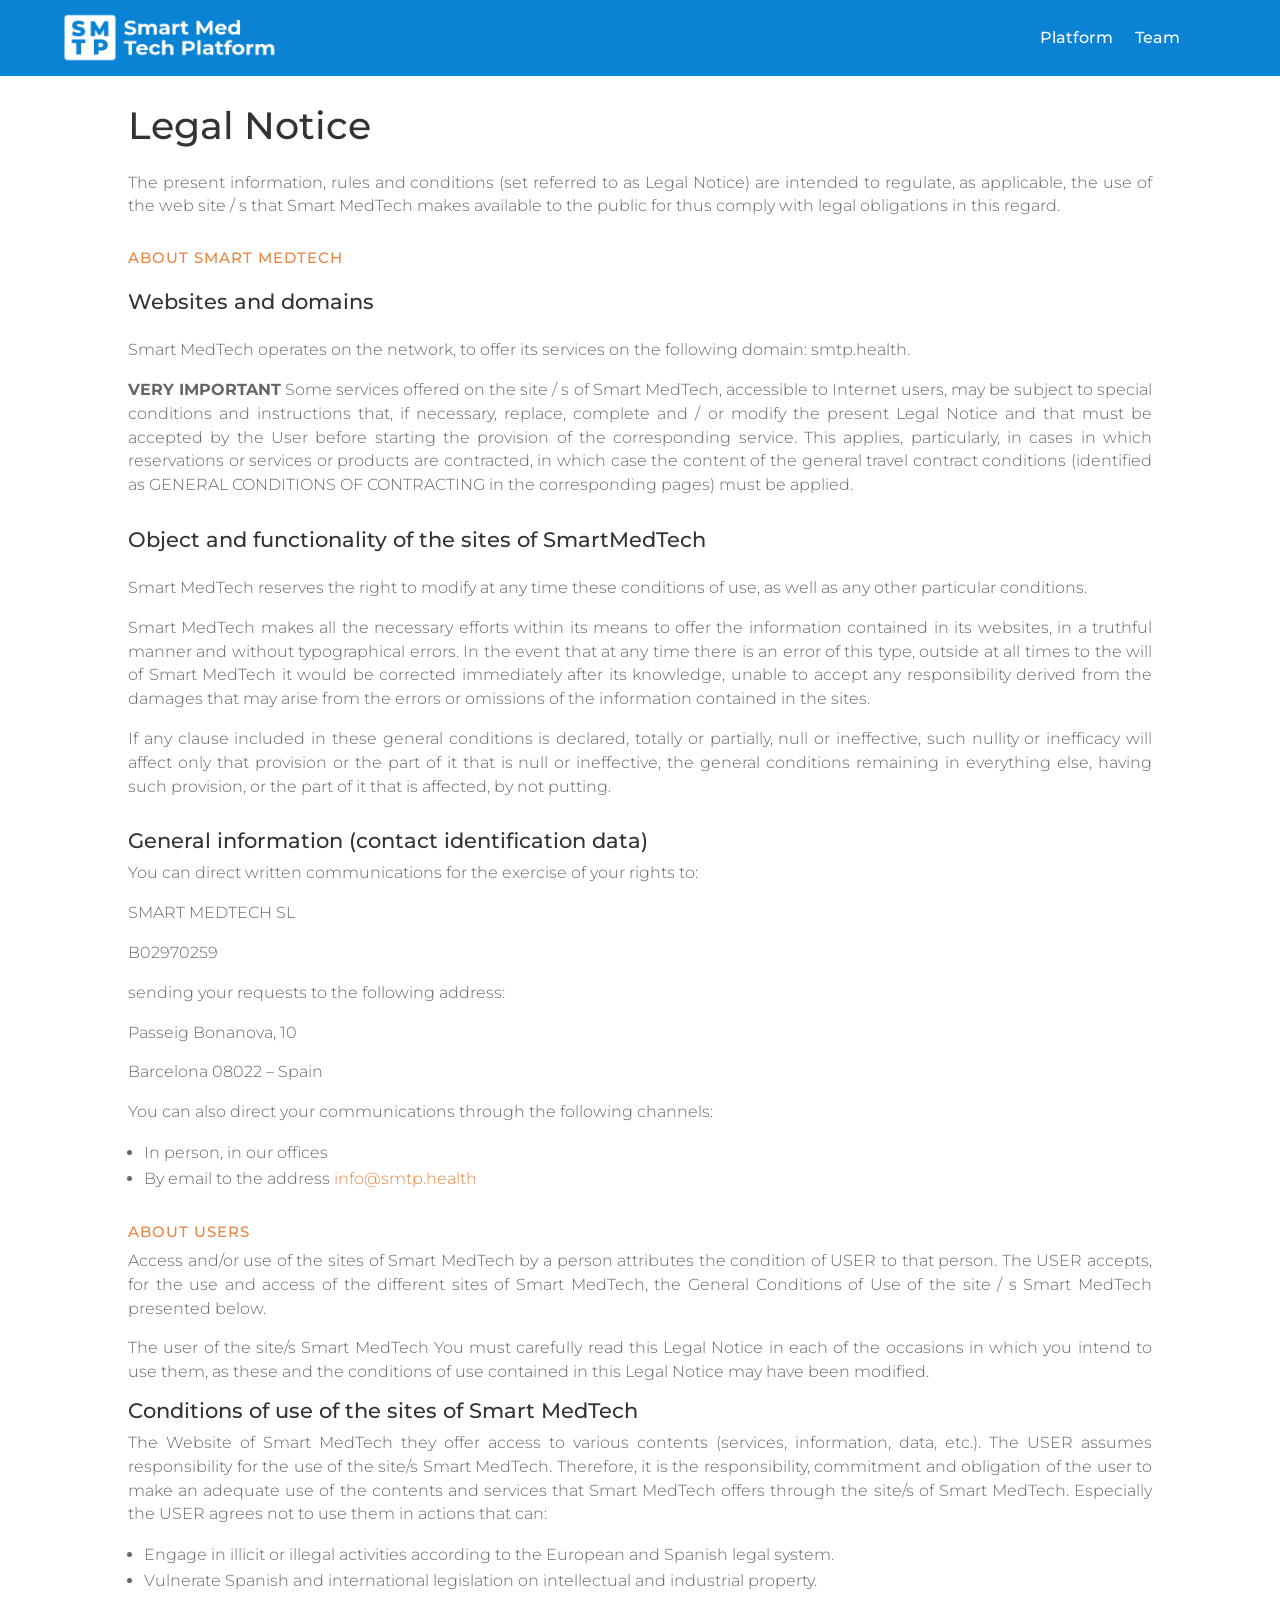
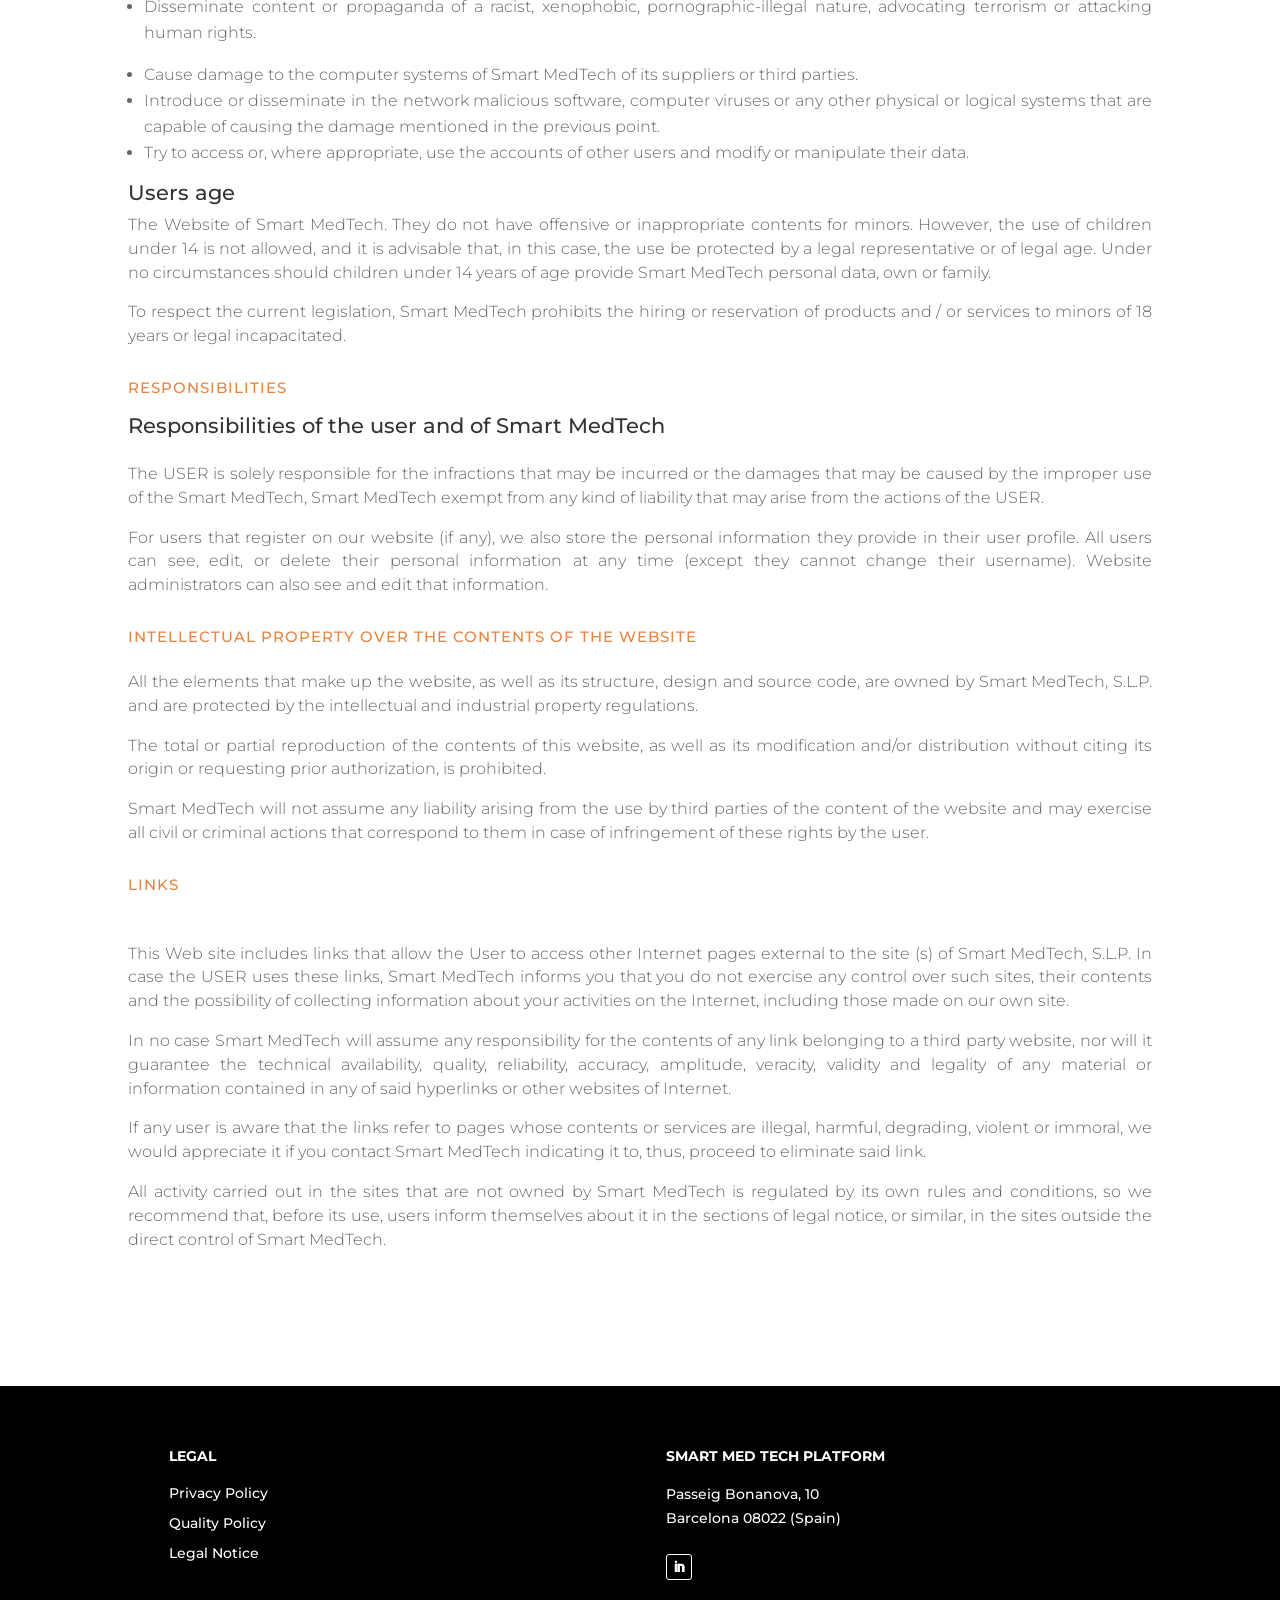
<file: legal-notice/index.html>
<!DOCTYPE html>
<html lang="en-US">
<head>
	<meta charset="UTF-8" />
<meta http-equiv="X-UA-Compatible" content="IE=edge">
	<script type="text/javascript">
		document.documentElement.className = 'js';
	</script>
	
	<title>Legal Notice | SMTP</title>
<style id="et-builder-googlefonts-cached-inline">/* Original: https://fonts.googleapis.com/css?family=Montserrat:100,100italic,200,200italic,300,300italic,regular,italic,500,500italic,600,600italic,700,700italic,800,800italic,900,900italic&#038;subset=latin,latin-ext&#038;display=swap *//* User Agent: Mozilla/5.0 (Unknown; Linux x86_64) AppleWebKit/538.1 (KHTML, like Gecko) Safari/538.1 Daum/4.1 */@font-face {font-family: 'Montserrat';font-style: italic;font-weight: 100;font-display: swap;src: url(../fonts/montserrat_v31_JTUFjIg1_i6t8kCHKm459Wx7xQYXK0vOoz6jq6R8WXZ0ow.ttf) format('truetype');}@font-face {font-family: 'Montserrat';font-style: italic;font-weight: 200;font-display: swap;src: url(../fonts/montserrat_v31_JTUFjIg1_i6t8kCHKm459Wx7xQYXK0vOoz6jqyR9WXZ0ow.ttf) format('truetype');}@font-face {font-family: 'Montserrat';font-style: italic;font-weight: 300;font-display: swap;src: url(../fonts/montserrat_v31_JTUFjIg1_i6t8kCHKm459Wx7xQYXK0vOoz6jq_p9WXZ0ow.ttf) format('truetype');}@font-face {font-family: 'Montserrat';font-style: italic;font-weight: 400;font-display: swap;src: url(../fonts/montserrat_v31_JTUFjIg1_i6t8kCHKm459Wx7xQYXK0vOoz6jq6R9WXZ0ow.ttf) format('truetype');}@font-face {font-family: 'Montserrat';font-style: italic;font-weight: 500;font-display: swap;src: url(../fonts/montserrat_v31_JTUFjIg1_i6t8kCHKm459Wx7xQYXK0vOoz6jq5Z9WXZ0ow.ttf) format('truetype');}@font-face {font-family: 'Montserrat';font-style: italic;font-weight: 600;font-display: swap;src: url(../fonts/montserrat_v31_JTUFjIg1_i6t8kCHKm459Wx7xQYXK0vOoz6jq3p6WXZ0ow.ttf) format('truetype');}@font-face {font-family: 'Montserrat';font-style: italic;font-weight: 700;font-display: swap;src: url(../fonts/montserrat_v31_JTUFjIg1_i6t8kCHKm459Wx7xQYXK0vOoz6jq0N6WXZ0ow.ttf) format('truetype');}@font-face {font-family: 'Montserrat';font-style: italic;font-weight: 800;font-display: swap;src: url(../fonts/montserrat_v31_JTUFjIg1_i6t8kCHKm459Wx7xQYXK0vOoz6jqyR6WXZ0ow.ttf) format('truetype');}@font-face {font-family: 'Montserrat';font-style: italic;font-weight: 900;font-display: swap;src: url(../fonts/montserrat_v31_JTUFjIg1_i6t8kCHKm459Wx7xQYXK0vOoz6jqw16WXZ0ow.ttf) format('truetype');}@font-face {font-family: 'Montserrat';font-style: normal;font-weight: 100;font-display: swap;src: url(../fonts/montserrat_v31_JTUHjIg1_i6t8kCHKm4532VJOt5-QNFgpCtr6Xw3aX8.ttf) format('truetype');}@font-face {font-family: 'Montserrat';font-style: normal;font-weight: 200;font-display: swap;src: url(../fonts/montserrat_v31_JTUHjIg1_i6t8kCHKm4532VJOt5-QNFgpCvr6Hw3aX8.ttf) format('truetype');}@font-face {font-family: 'Montserrat';font-style: normal;font-weight: 300;font-display: swap;src: url(../fonts/montserrat_v31_JTUHjIg1_i6t8kCHKm4532VJOt5-QNFgpCs16Hw3aX8.ttf) format('truetype');}@font-face {font-family: 'Montserrat';font-style: normal;font-weight: 400;font-display: swap;src: url(../fonts/montserrat_v31_JTUHjIg1_i6t8kCHKm4532VJOt5-QNFgpCtr6Hw3aX8.ttf) format('truetype');}@font-face {font-family: 'Montserrat';font-style: normal;font-weight: 500;font-display: swap;src: url(../fonts/montserrat_v31_JTUHjIg1_i6t8kCHKm4532VJOt5-QNFgpCtZ6Hw3aX8.ttf) format('truetype');}@font-face {font-family: 'Montserrat';font-style: normal;font-weight: 600;font-display: swap;src: url(../fonts/montserrat_v31_JTUHjIg1_i6t8kCHKm4532VJOt5-QNFgpCu173w3aX8.ttf) format('truetype');}@font-face {font-family: 'Montserrat';font-style: normal;font-weight: 700;font-display: swap;src: url(../fonts/montserrat_v31_JTUHjIg1_i6t8kCHKm4532VJOt5-QNFgpCuM73w3aX8.ttf) format('truetype');}@font-face {font-family: 'Montserrat';font-style: normal;font-weight: 800;font-display: swap;src: url(../fonts/montserrat_v31_JTUHjIg1_i6t8kCHKm4532VJOt5-QNFgpCvr73w3aX8.ttf) format('truetype');}@font-face {font-family: 'Montserrat';font-style: normal;font-weight: 900;font-display: swap;src: url(../fonts/montserrat_v31_JTUHjIg1_i6t8kCHKm4532VJOt5-QNFgpCvC73w3aX8.ttf) format('truetype');}/* User Agent: Mozilla/5.0 (Windows NT 6.1; WOW64; rv:27.0) Gecko/20100101 Firefox/27.0 */@font-face {font-family: 'Montserrat';font-style: italic;font-weight: 100;font-display: swap;src: url(../fonts/montserrat_v31_JTUFjIg1_i6t8kCHKm459Wx7xQYXK0vOoz6jq6R8WXZ0oA.woff) format('woff');}@font-face {font-family: 'Montserrat';font-style: italic;font-weight: 200;font-display: swap;src: url(../fonts/montserrat_v31_JTUFjIg1_i6t8kCHKm459Wx7xQYXK0vOoz6jqyR9WXZ0oA.woff) format('woff');}@font-face {font-family: 'Montserrat';font-style: italic;font-weight: 300;font-display: swap;src: url(../fonts/montserrat_v31_JTUFjIg1_i6t8kCHKm459Wx7xQYXK0vOoz6jq_p9WXZ0oA.woff) format('woff');}@font-face {font-family: 'Montserrat';font-style: italic;font-weight: 400;font-display: swap;src: url(../fonts/montserrat_v31_JTUFjIg1_i6t8kCHKm459Wx7xQYXK0vOoz6jq6R9WXZ0oA.woff) format('woff');}@font-face {font-family: 'Montserrat';font-style: italic;font-weight: 500;font-display: swap;src: url(../fonts/montserrat_v31_JTUFjIg1_i6t8kCHKm459Wx7xQYXK0vOoz6jq5Z9WXZ0oA.woff) format('woff');}@font-face {font-family: 'Montserrat';font-style: italic;font-weight: 600;font-display: swap;src: url(../fonts/montserrat_v31_JTUFjIg1_i6t8kCHKm459Wx7xQYXK0vOoz6jq3p6WXZ0oA.woff) format('woff');}@font-face {font-family: 'Montserrat';font-style: italic;font-weight: 700;font-display: swap;src: url(../fonts/montserrat_v31_JTUFjIg1_i6t8kCHKm459Wx7xQYXK0vOoz6jq0N6WXZ0oA.woff) format('woff');}@font-face {font-family: 'Montserrat';font-style: italic;font-weight: 800;font-display: swap;src: url(../fonts/montserrat_v31_JTUFjIg1_i6t8kCHKm459Wx7xQYXK0vOoz6jqyR6WXZ0oA.woff) format('woff');}@font-face {font-family: 'Montserrat';font-style: italic;font-weight: 900;font-display: swap;src: url(../fonts/montserrat_v31_JTUFjIg1_i6t8kCHKm459Wx7xQYXK0vOoz6jqw16WXZ0oA.woff) format('woff');}@font-face {font-family: 'Montserrat';font-style: normal;font-weight: 100;font-display: swap;src: url(../fonts/montserrat_v31_JTUHjIg1_i6t8kCHKm4532VJOt5-QNFgpCtr6Xw3aXw.woff) format('woff');}@font-face {font-family: 'Montserrat';font-style: normal;font-weight: 200;font-display: swap;src: url(../fonts/montserrat_v31_JTUHjIg1_i6t8kCHKm4532VJOt5-QNFgpCvr6Hw3aXw.woff) format('woff');}@font-face {font-family: 'Montserrat';font-style: normal;font-weight: 300;font-display: swap;src: url(../fonts/montserrat_v31_JTUHjIg1_i6t8kCHKm4532VJOt5-QNFgpCs16Hw3aXw.woff) format('woff');}@font-face {font-family: 'Montserrat';font-style: normal;font-weight: 400;font-display: swap;src: url(../fonts/montserrat_v31_JTUHjIg1_i6t8kCHKm4532VJOt5-QNFgpCtr6Hw3aXw.woff) format('woff');}@font-face {font-family: 'Montserrat';font-style: normal;font-weight: 500;font-display: swap;src: url(../fonts/montserrat_v31_JTUHjIg1_i6t8kCHKm4532VJOt5-QNFgpCtZ6Hw3aXw.woff) format('woff');}@font-face {font-family: 'Montserrat';font-style: normal;font-weight: 600;font-display: swap;src: url(../fonts/montserrat_v31_JTUHjIg1_i6t8kCHKm4532VJOt5-QNFgpCu173w3aXw.woff) format('woff');}@font-face {font-family: 'Montserrat';font-style: normal;font-weight: 700;font-display: swap;src: url(../fonts/montserrat_v31_JTUHjIg1_i6t8kCHKm4532VJOt5-QNFgpCuM73w3aXw.woff) format('woff');}@font-face {font-family: 'Montserrat';font-style: normal;font-weight: 800;font-display: swap;src: url(../fonts/montserrat_v31_JTUHjIg1_i6t8kCHKm4532VJOt5-QNFgpCvr73w3aXw.woff) format('woff');}@font-face {font-family: 'Montserrat';font-style: normal;font-weight: 900;font-display: swap;src: url(../fonts/montserrat_v31_JTUHjIg1_i6t8kCHKm4532VJOt5-QNFgpCvC73w3aXw.woff) format('woff');}/* User Agent: Mozilla/5.0 (Windows NT 6.3; rv:39.0) Gecko/20100101 Firefox/39.0 */@font-face {font-family: 'Montserrat';font-style: italic;font-weight: 100;font-display: swap;src: url(../fonts/montserrat_v31_JTUFjIg1_i6t8kCHKm459Wx7xQYXK0vOoz6jq6R8WXZ0pg.woff2) format('woff2');}@font-face {font-family: 'Montserrat';font-style: italic;font-weight: 200;font-display: swap;src: url(../fonts/montserrat_v31_JTUFjIg1_i6t8kCHKm459Wx7xQYXK0vOoz6jqyR9WXZ0pg.woff2) format('woff2');}@font-face {font-family: 'Montserrat';font-style: italic;font-weight: 300;font-display: swap;src: url(../fonts/montserrat_v31_JTUFjIg1_i6t8kCHKm459Wx7xQYXK0vOoz6jq_p9WXZ0pg.woff2) format('woff2');}@font-face {font-family: 'Montserrat';font-style: italic;font-weight: 400;font-display: swap;src: url(../fonts/montserrat_v31_JTUFjIg1_i6t8kCHKm459Wx7xQYXK0vOoz6jq6R9WXZ0pg.woff2) format('woff2');}@font-face {font-family: 'Montserrat';font-style: italic;font-weight: 500;font-display: swap;src: url(../fonts/montserrat_v31_JTUFjIg1_i6t8kCHKm459Wx7xQYXK0vOoz6jq5Z9WXZ0pg.woff2) format('woff2');}@font-face {font-family: 'Montserrat';font-style: italic;font-weight: 600;font-display: swap;src: url(../fonts/montserrat_v31_JTUFjIg1_i6t8kCHKm459Wx7xQYXK0vOoz6jq3p6WXZ0pg.woff2) format('woff2');}@font-face {font-family: 'Montserrat';font-style: italic;font-weight: 700;font-display: swap;src: url(../fonts/montserrat_v31_JTUFjIg1_i6t8kCHKm459Wx7xQYXK0vOoz6jq0N6WXZ0pg.woff2) format('woff2');}@font-face {font-family: 'Montserrat';font-style: italic;font-weight: 800;font-display: swap;src: url(../fonts/montserrat_v31_JTUFjIg1_i6t8kCHKm459Wx7xQYXK0vOoz6jqyR6WXZ0pg.woff2) format('woff2');}@font-face {font-family: 'Montserrat';font-style: italic;font-weight: 900;font-display: swap;src: url(../fonts/montserrat_v31_JTUFjIg1_i6t8kCHKm459Wx7xQYXK0vOoz6jqw16WXZ0pg.woff2) format('woff2');}@font-face {font-family: 'Montserrat';font-style: normal;font-weight: 100;font-display: swap;src: url(../fonts/montserrat_v31_JTUHjIg1_i6t8kCHKm4532VJOt5-QNFgpCtr6Xw3aXo.woff2) format('woff2');}@font-face {font-family: 'Montserrat';font-style: normal;font-weight: 200;font-display: swap;src: url(../fonts/montserrat_v31_JTUHjIg1_i6t8kCHKm4532VJOt5-QNFgpCvr6Hw3aXo.woff2) format('woff2');}@font-face {font-family: 'Montserrat';font-style: normal;font-weight: 300;font-display: swap;src: url(../fonts/montserrat_v31_JTUHjIg1_i6t8kCHKm4532VJOt5-QNFgpCs16Hw3aXo.woff2) format('woff2');}@font-face {font-family: 'Montserrat';font-style: normal;font-weight: 400;font-display: swap;src: url(../fonts/montserrat_v31_JTUHjIg1_i6t8kCHKm4532VJOt5-QNFgpCtr6Hw3aXo.woff2) format('woff2');}@font-face {font-family: 'Montserrat';font-style: normal;font-weight: 500;font-display: swap;src: url(../fonts/montserrat_v31_JTUHjIg1_i6t8kCHKm4532VJOt5-QNFgpCtZ6Hw3aXo.woff2) format('woff2');}@font-face {font-family: 'Montserrat';font-style: normal;font-weight: 600;font-display: swap;src: url(../fonts/montserrat_v31_JTUHjIg1_i6t8kCHKm4532VJOt5-QNFgpCu173w3aXo.woff2) format('woff2');}@font-face {font-family: 'Montserrat';font-style: normal;font-weight: 700;font-display: swap;src: url(../fonts/montserrat_v31_JTUHjIg1_i6t8kCHKm4532VJOt5-QNFgpCuM73w3aXo.woff2) format('woff2');}@font-face {font-family: 'Montserrat';font-style: normal;font-weight: 800;font-display: swap;src: url(../fonts/montserrat_v31_JTUHjIg1_i6t8kCHKm4532VJOt5-QNFgpCvr73w3aXo.woff2) format('woff2');}@font-face {font-family: 'Montserrat';font-style: normal;font-weight: 900;font-display: swap;src: url(../fonts/montserrat_v31_JTUHjIg1_i6t8kCHKm4532VJOt5-QNFgpCvC73w3aXo.woff2) format('woff2');}</style><meta name='robots' content='max-image-preview:large' />
<script type="text/javascript">
			let jqueryParams=[],jQuery=function(r){return jqueryParams=[...jqueryParams,r],jQuery},$=function(r){return jqueryParams=[...jqueryParams,r],$};window.jQuery=jQuery,window.$=jQuery;let customHeadScripts=!1;jQuery.fn=jQuery.prototype={},$.fn=jQuery.prototype={},jQuery.noConflict=function(r){if(window.jQuery)return jQuery=window.jQuery,$=window.jQuery,customHeadScripts=!0,jQuery.noConflict},jQuery.ready=function(r){jqueryParams=[...jqueryParams,r]},$.ready=function(r){jqueryParams=[...jqueryParams,r]},jQuery.load=function(r){jqueryParams=[...jqueryParams,r]},$.load=function(r){jqueryParams=[...jqueryParams,r]},jQuery.fn.ready=function(r){jqueryParams=[...jqueryParams,r]},$.fn.ready=function(r){jqueryParams=[...jqueryParams,r]};</script><meta content="Divi v.4.11.3" name="generator"/><style id='divi-style-inline-inline-css' type='text/css'>
/*!
Theme Name: Divi
Theme URI: http://www.elegantthemes.com/gallery/divi/
Version: 4.11.3
Description: Smart. Flexible. Beautiful. Divi is the most powerful theme in our collection.
Author: Elegant Themes
Author URI: http://www.elegantthemes.com
License: GNU General Public License v2
License URI: http://www.gnu.org/licenses/gpl-2.0.html
*/

a,abbr,acronym,address,applet,b,big,blockquote,body,center,cite,code,dd,del,dfn,div,dl,dt,em,fieldset,font,form,h1,h2,h3,h4,h5,h6,html,i,iframe,img,ins,kbd,label,legend,li,object,ol,p,pre,q,s,samp,small,span,strike,strong,sub,sup,tt,u,ul,var{margin:0;padding:0;border:0;outline:0;font-size:100%;-ms-text-size-adjust:100%;-webkit-text-size-adjust:100%;vertical-align:baseline;background:transparent}body{line-height:1}ol,ul{list-style:none}blockquote,q{quotes:none}blockquote:after,blockquote:before,q:after,q:before{content:"";content:none}blockquote{margin:20px 0 30px;border-left:5px solid;padding-left:20px}:focus{outline:0}del{text-decoration:line-through}pre{overflow:auto;padding:10px}figure{margin:0}table{border-collapse:collapse;border-spacing:0}article,aside,footer,header,hgroup,nav,section{display:block}body{font-family:Open Sans,Arial,sans-serif;font-size:14px;color:#666;background-color:#fff;line-height:1.7em;font-weight:500;-webkit-font-smoothing:antialiased;-moz-osx-font-smoothing:grayscale}body.page-template-page-template-blank-php #page-container{padding-top:0!important}body.et_cover_background{background-size:cover!important;background-position:top!important;background-repeat:no-repeat!important;background-attachment:fixed}a{color:#2ea3f2}a,a:hover{text-decoration:none}p{padding-bottom:1em}p:not(.has-background):last-of-type{padding-bottom:0}p.et_normal_padding{padding-bottom:1em}strong{font-weight:700}cite,em,i{font-style:italic}code,pre{font-family:Courier New,monospace;margin-bottom:10px}ins{text-decoration:none}sub,sup{height:0;line-height:1;position:relative;vertical-align:baseline}sup{bottom:.8em}sub{top:.3em}dl{margin:0 0 1.5em}dl dt{font-weight:700}dd{margin-left:1.5em}blockquote p{padding-bottom:0}embed,iframe,object,video{max-width:100%}h1,h2,h3,h4,h5,h6{color:#333;padding-bottom:10px;line-height:1em;font-weight:500}h1 a,h2 a,h3 a,h4 a,h5 a,h6 a{color:inherit}h1{font-size:30px}h2{font-size:26px}h3{font-size:22px}h4{font-size:18px}h5{font-size:16px}h6{font-size:14px}input{-webkit-appearance:none}input[type=checkbox]{-webkit-appearance:checkbox}input[type=radio]{-webkit-appearance:radio}input.text,input.title,input[type=email],input[type=password],input[type=tel],input[type=text],select,textarea{background-color:#fff;border:1px solid #bbb;padding:2px;color:#4e4e4e}input.text:focus,input.title:focus,input[type=text]:focus,select:focus,textarea:focus{border-color:#2d3940;color:#3e3e3e}input.text,input.title,input[type=text],select,textarea{margin:0}textarea{padding:4px}button,input,select,textarea{font-family:inherit}img{max-width:100%;height:auto}.clear{clear:both}br.clear{margin:0;padding:0}.pagination{clear:both}#et_search_icon:hover,.et-social-icon a:hover,.et_password_protected_form .et_submit_button,.form-submit .et_pb_buttontton.alt.disabled,.nav-single a,.posted_in a{color:#2ea3f2}.et-search-form,blockquote{border-color:#2ea3f2}#main-content{background-color:#fff}.container{width:80%;max-width:1080px;margin:auto;position:relative}body:not(.et-tb) #main-content .container,body:not(.et-tb-has-header) #main-content .container{padding-top:58px}.et_full_width_page #main-content .container:before{display:none}.main_title{margin-bottom:20px}.et_password_protected_form .et_submit_button:hover,.form-submit .et_pb_button:hover{background:rgba(0,0,0,.05)}.et_button_icon_visible .et_pb_button{padding-right:2em;padding-left:.7em}.et_button_icon_visible .et_pb_button:after{opacity:1;margin-left:0}.et_button_left .et_pb_button:hover:after{left:.15em}.et_button_left .et_pb_button:after{margin-left:0;left:1em}.et_button_icon_visible.et_button_left .et_pb_button,.et_button_left .et_pb_button:hover,.et_button_left .et_pb_module .et_pb_button:hover{padding-left:2em;padding-right:.7em}.et_button_icon_visible.et_button_left .et_pb_button:after,.et_button_left .et_pb_button:hover:after{left:.15em}.et_password_protected_form .et_submit_button:hover,.form-submit .et_pb_button:hover{padding:.3em 1em}.et_button_no_icon .et_pb_button:after{display:none}.et_button_no_icon.et_button_icon_visible.et_button_left .et_pb_button,.et_button_no_icon.et_button_left .et_pb_button:hover,.et_button_no_icon .et_pb_button,.et_button_no_icon .et_pb_button:hover{padding:.3em 1em!important}.et_button_custom_icon .et_pb_button:after{line-height:1.7em}.et_button_custom_icon.et_button_icon_visible .et_pb_button:after,.et_button_custom_icon .et_pb_button:hover:after{margin-left:.3em}#left-area .post_format-post-format-gallery .wp-block-gallery:first-of-type{padding:0;margin-bottom:-16px}.entry-content table:not(.variations){border:1px solid #eee;margin:0 0 15px;text-align:left;width:100%}.entry-content thead th,.entry-content tr th{color:#555;font-weight:700;padding:9px 24px}.entry-content tr td{border-top:1px solid #eee;padding:6px 24px}#left-area ul,.entry-content ul,.et-l--body ul,.et-l--footer ul,.et-l--header ul{list-style-type:disc;padding:0 0 23px 1em;line-height:26px}#left-area ol,.entry-content ol,.et-l--body ol,.et-l--footer ol,.et-l--header ol{list-style-type:decimal;list-style-position:inside;padding:0 0 23px;line-height:26px}#left-area ul li ul,.entry-content ul li ol{padding:2px 0 2px 20px}#left-area ol li ul,.entry-content ol li ol,.et-l--body ol li ol,.et-l--footer ol li ol,.et-l--header ol li ol{padding:2px 0 2px 35px}#left-area ul.wp-block-gallery{display:-webkit-box;display:-ms-flexbox;display:flex;-ms-flex-wrap:wrap;flex-wrap:wrap;list-style-type:none;padding:0}#left-area ul.products{padding:0!important;line-height:1.7!important;list-style:none!important}.gallery-item a{display:block}.gallery-caption,.gallery-item a{width:90%}#wpadminbar{z-index:100001}#left-area .post-meta{font-size:14px;padding-bottom:15px}#left-area .post-meta a{text-decoration:none;color:#666}#left-area .et_featured_image{padding-bottom:7px}.single .post{padding-bottom:25px}body.single .et_audio_content{margin-bottom:-6px}.nav-single a{text-decoration:none;color:#2ea3f2;font-size:14px;font-weight:400}.nav-previous{float:left}.nav-next{float:right}.et_password_protected_form p input{background-color:#eee;border:none!important;width:100%!important;border-radius:0!important;font-size:14px;color:#999!important;padding:16px!important;-webkit-box-sizing:border-box;box-sizing:border-box}.et_password_protected_form label{display:none}.et_password_protected_form .et_submit_button{font-family:inherit;display:block;float:right;margin:8px auto 0;cursor:pointer}.post-password-required p.nocomments.container{max-width:100%}.post-password-required p.nocomments.container:before{display:none}.aligncenter,div.post .new-post .aligncenter{display:block;margin-left:auto;margin-right:auto}.wp-caption{border:1px solid #ddd;text-align:center;background-color:#f3f3f3;margin-bottom:10px;max-width:96%;padding:8px}.wp-caption.alignleft{margin:0 30px 20px 0}.wp-caption.alignright{margin:0 0 20px 30px}.wp-caption img{margin:0;padding:0;border:0}.wp-caption p.wp-caption-text{font-size:12px;padding:0 4px 5px;margin:0}.alignright{float:right}.alignleft{float:left}img.alignleft{display:inline;float:left;margin-right:15px}img.alignright{display:inline;float:right;margin-left:15px}.page.et_pb_pagebuilder_layout #main-content{background-color:transparent}body #main-content .et_builder_inner_content>h1,body #main-content .et_builder_inner_content>h2,body #main-content .et_builder_inner_content>h3,body #main-content .et_builder_inner_content>h4,body #main-content .et_builder_inner_content>h5,body #main-content .et_builder_inner_content>h6{line-height:1.4em}body #main-content .et_builder_inner_content>p{line-height:1.7em}.wp-block-pullquote{margin:20px 0 30px}.wp-block-pullquote.has-background blockquote{border-left:none}.wp-block-group.has-background{padding:1.5em 1.5em .5em}@media (min-width:981px){#left-area{width:79.125%;padding-bottom:23px}#main-content .container:before{content:"";position:absolute;top:0;height:100%;width:1px;background-color:#e2e2e2}.et_full_width_page #left-area,.et_no_sidebar #left-area{float:none;width:100%!important}.et_full_width_page #left-area{padding-bottom:0}.et_no_sidebar #main-content .container:before{display:none}}@media (max-width:980px){#page-container{padding-top:80px}.et-tb #page-container,.et-tb-has-header #page-container{padding-top:0!important}#left-area,#sidebar{width:100%!important}#main-content .container:before{display:none!important}.et_full_width_page .et_gallery_item:nth-child(4n+1){clear:none}}@media print{#page-container{padding-top:0!important}}#wp-admin-bar-et-use-visual-builder a:before{font-family:ETmodules!important;content:"\e625";font-size:30px!important;width:28px;margin-top:-3px;color:#974df3!important}#wp-admin-bar-et-use-visual-builder:hover a:before{color:#fff!important}#wp-admin-bar-et-use-visual-builder:hover a,#wp-admin-bar-et-use-visual-builder a:hover{transition:background-color .5s ease;-webkit-transition:background-color .5s ease;-moz-transition:background-color .5s ease;background-color:#7e3bd0!important;color:#fff!important}* html .clearfix,:first-child+html .clearfix{zoom:1}.iphone .et_pb_section_video_bg video::-webkit-media-controls-start-playback-button{display:none!important;-webkit-appearance:none}.et_mobile_device .et_pb_section_parallax .et_pb_parallax_css{background-attachment:scroll}.et-social-facebook a.icon:before{content:"\e093"}.et-social-twitter a.icon:before{content:"\e094"}.et-social-google-plus a.icon:before{content:"\e096"}.et-social-instagram a.icon:before{content:"\e09a"}.et-social-rss a.icon:before{content:"\e09e"}.ai1ec-single-event:after{content:" ";display:table;clear:both}.evcal_event_details .evcal_evdata_cell .eventon_details_shading_bot.eventon_details_shading_bot{z-index:3}.wp-block-divi-layout{margin-bottom:1em}*{-webkit-box-sizing:border-box;box-sizing:border-box}#et-info-email:before,#et-info-phone:before,#et_search_icon:before,.comment-reply-link:after,.et-cart-info span:before,.et-pb-arrow-next:before,.et-pb-arrow-prev:before,.et-social-icon a:before,.et_audio_container .mejs-playpause-button button:before,.et_audio_container .mejs-volume-button button:before,.et_overlay:before,.et_password_protected_form .et_submit_button:after,.et_pb_button:after,.et_pb_contact_reset:after,.et_pb_contact_submit:after,.et_pb_font_icon:before,.et_pb_newsletter_button:after,.et_pb_pricing_table_button:after,.et_pb_promo_button:after,.et_pb_social_icon a.icon:before,.et_pb_testimonial:before,.et_pb_toggle_title:before,.form-submit .et_pb_button:after,.mobile_menu_bar:before,a.et_pb_more_button:after{font-family:ETmodules!important;speak:none;font-style:normal;font-weight:400;-webkit-font-feature-settings:normal;font-feature-settings:normal;font-variant:normal;text-transform:none;line-height:1;-webkit-font-smoothing:antialiased;-moz-osx-font-smoothing:grayscale;text-shadow:0 0;direction:ltr}.et_pb_custom_button_icon.et_pb_button:after,.et_pb_login .et_pb_custom_button_icon.et_pb_button:after{content:attr(data-icon)}.et_pb_woo_custom_button_icon .et_pb_custom_button_icon.et_pb_button:after{content:attr(data-icon)!important}.et-pb-icon{font-family:ETmodules;content:attr(data-icon);speak:none;font-weight:400;-webkit-font-feature-settings:normal;font-feature-settings:normal;font-variant:normal;text-transform:none;line-height:1;-webkit-font-smoothing:antialiased;font-size:96px;font-style:normal;display:inline-block;-webkit-box-sizing:border-box;box-sizing:border-box;direction:ltr}#et-ajax-saving{display:none;-webkit-transition:background .3s,-webkit-box-shadow .3s;transition:background .3s,-webkit-box-shadow .3s;transition:background .3s,box-shadow .3s;transition:background .3s,box-shadow .3s,-webkit-box-shadow .3s;-webkit-box-shadow:rgba(0,139,219,.247059) 0 0 60px;box-shadow:0 0 60px rgba(0,139,219,.247059);position:fixed;top:50%;left:50%;width:50px;height:50px;background:#fff;border-radius:50px;margin:-25px 0 0 -25px;z-index:999999;text-align:center}#et-ajax-saving img{margin:9px}.et-safe-mode-indicator,.et-safe-mode-indicator:focus,.et-safe-mode-indicator:hover{-webkit-box-shadow:0 5px 10px rgba(41,196,169,.15);box-shadow:0 5px 10px rgba(41,196,169,.15);background:#29c4a9;color:#fff;font-size:14px;font-weight:600;padding:12px;line-height:16px;border-radius:3px;position:fixed;bottom:30px;right:30px;z-index:999999;text-decoration:none;font-family:Open Sans,sans-serif;-webkit-font-smoothing:antialiased;-moz-osx-font-smoothing:grayscale}.et_pb_button{font-size:20px;font-weight:500;padding:.3em 1em;line-height:1.7em!important;background-color:transparent;background-size:cover;background-position:50%;background-repeat:no-repeat;border:2px solid;border-radius:3px;-webkit-transition-duration:.2s;transition-duration:.2s;-webkit-transition-property:all!important;transition-property:all!important}.et_pb_button,.et_pb_button_inner{position:relative}.et_pb_button:hover,.et_pb_module .et_pb_button:hover{border:2px solid transparent;padding:.3em 2em .3em .7em}.et_pb_button:hover{background-color:hsla(0,0%,100%,.2)}.et_pb_bg_layout_light.et_pb_button:hover,.et_pb_bg_layout_light .et_pb_button:hover{background-color:rgba(0,0,0,.05)}.et_pb_button:after,.et_pb_button:before{font-size:32px;line-height:1em;content:"\35";opacity:0;position:absolute;margin-left:-1em;-webkit-transition:all .2s;transition:all .2s;text-transform:none;-webkit-font-feature-settings:"kern" off;font-feature-settings:"kern" off;font-variant:none;font-style:normal;font-weight:400;text-shadow:none}.et_pb_button.et_hover_enabled:hover:after,.et_pb_button.et_pb_hovered:hover:after{-webkit-transition:none!important;transition:none!important}.et_pb_button:before{display:none}.et_pb_button:hover:after{opacity:1;margin-left:0}.et_pb_column_1_3 h1,.et_pb_column_1_4 h1,.et_pb_column_1_5 h1,.et_pb_column_1_6 h1,.et_pb_column_2_5 h1{font-size:26px}.et_pb_column_1_3 h2,.et_pb_column_1_4 h2,.et_pb_column_1_5 h2,.et_pb_column_1_6 h2,.et_pb_column_2_5 h2{font-size:23px}.et_pb_column_1_3 h3,.et_pb_column_1_4 h3,.et_pb_column_1_5 h3,.et_pb_column_1_6 h3,.et_pb_column_2_5 h3{font-size:20px}.et_pb_column_1_3 h4,.et_pb_column_1_4 h4,.et_pb_column_1_5 h4,.et_pb_column_1_6 h4,.et_pb_column_2_5 h4{font-size:18px}.et_pb_column_1_3 h5,.et_pb_column_1_4 h5,.et_pb_column_1_5 h5,.et_pb_column_1_6 h5,.et_pb_column_2_5 h5{font-size:16px}.et_pb_column_1_3 h6,.et_pb_column_1_4 h6,.et_pb_column_1_5 h6,.et_pb_column_1_6 h6,.et_pb_column_2_5 h6{font-size:15px}.et_pb_bg_layout_dark,.et_pb_bg_layout_dark h1,.et_pb_bg_layout_dark h2,.et_pb_bg_layout_dark h3,.et_pb_bg_layout_dark h4,.et_pb_bg_layout_dark h5,.et_pb_bg_layout_dark h6{color:#fff!important}.et_pb_module.et_pb_text_align_left{text-align:left}.et_pb_module.et_pb_text_align_center{text-align:center}.et_pb_module.et_pb_text_align_right{text-align:right}.et_pb_module.et_pb_text_align_justified{text-align:justify}.clearfix:after{visibility:hidden;display:block;font-size:0;content:" ";clear:both;height:0}.et_pb_bg_layout_light .et_pb_more_button{color:#2ea3f2}.et_builder_inner_content{position:relative;z-index:1}header .et_builder_inner_content{z-index:2}.et_pb_css_mix_blend_mode_passthrough{mix-blend-mode:unset!important}.et_pb_image_container{margin:-20px -20px 29px}.et_pb_module_inner{position:relative}.et_hover_enabled_preview{z-index:2}.et_hover_enabled:hover{position:relative;z-index:2}.et_pb_all_tabs,.et_pb_module,.et_pb_posts_nav a,.et_pb_tab,.et_pb_with_background{background-size:cover;background-position:50%;background-repeat:no-repeat}.et_pb_with_border{position:relative;border:0 solid #333}.post-password-required .et_pb_row{padding:0;width:100%}.post-password-required .et_password_protected_form{min-height:0}body.et_pb_pagebuilder_layout.et_pb_show_title .post-password-required .et_password_protected_form h1,body:not(.et_pb_pagebuilder_layout) .post-password-required .et_password_protected_form h1{display:none}.et_pb_no_bg{padding:0!important}.et_overlay.et_pb_inline_icon:before,.et_pb_inline_icon:before{content:attr(data-icon)}.et_pb_more_button{color:inherit;text-shadow:none;text-decoration:none;display:inline-block;margin-top:20px}.et_parallax_bg_wrap{overflow:hidden;position:absolute;top:0;right:0;bottom:0;left:0}.et_parallax_bg{background-repeat:no-repeat;background-position:top;background-size:cover;position:absolute;bottom:0;left:0;width:100%;height:100%;display:block}.et_parallax_bg.et_parallax_bg__hover,.et_parallax_bg.et_parallax_bg_phone,.et_parallax_bg.et_parallax_bg_tablet,.et_pb_section_parallax_hover:hover .et_parallax_bg:not(.et_parallax_bg__hover){display:none}.et_pb_section_parallax_hover:hover .et_parallax_bg.et_parallax_bg__hover{display:block}.et_pb_module.et_pb_section_parallax,.et_pb_posts_nav a.et_pb_section_parallax,.et_pb_tab.et_pb_section_parallax{position:relative}.et_pb_section_parallax .et_pb_parallax_css,.et_pb_slides .et_parallax_bg.et_pb_parallax_css{background-attachment:fixed}body.et-bfb .et_pb_section_parallax .et_pb_parallax_css,body.et-bfb .et_pb_slides .et_parallax_bg.et_pb_parallax_css{background-attachment:scroll;bottom:auto}.et_pb_section_parallax.et_pb_column .et_pb_module,.et_pb_section_parallax.et_pb_row .et_pb_column,.et_pb_section_parallax.et_pb_row .et_pb_module{z-index:9;position:relative}.et_pb_more_button:hover:after{opacity:1;margin-left:0}.et_pb_preload .et_pb_section_video_bg,.et_pb_preload>div{visibility:hidden}.et_pb_preload,.et_pb_section.et_pb_section_video.et_pb_preload{position:relative;background:#464646!important}.et_pb_preload:before{content:"";position:absolute;top:50%;left:50%;background:url(../wp-content/themes/Divi/includes/builder/styles/images/preloader.gif) no-repeat;border-radius:32px;width:32px;height:32px;margin:-16px 0 0 -16px}.box-shadow-overlay{position:absolute;top:0;left:0;width:100%;height:100%;z-index:10;pointer-events:none}.et_pb_section>.box-shadow-overlay~.et_pb_row{z-index:11}.et_pb_row>.box-shadow-overlay{z-index:8}.has-box-shadow-overlay{position:relative}.et_clickable{cursor:pointer}.screen-reader-text{border:0;clip:rect(1px,1px,1px,1px);-webkit-clip-path:inset(50%);clip-path:inset(50%);height:1px;margin:-1px;overflow:hidden;padding:0;position:absolute!important;width:1px;word-wrap:normal!important}.et_multi_view_hidden,.et_multi_view_hidden_image{display:none!important}@keyframes multi-view-image-fade{0%{opacity:0}10%{opacity:.1}20%{opacity:.2}30%{opacity:.3}40%{opacity:.4}50%{opacity:.5}60%{opacity:.6}70%{opacity:.7}80%{opacity:.8}90%{opacity:.9}to{opacity:1}}.et_multi_view_image__loading{visibility:hidden}.et_multi_view_image__loaded{-webkit-animation:multi-view-image-fade .5s;animation:multi-view-image-fade .5s}#et-pb-motion-effects-offset-tracker{visibility:hidden!important;opacity:0;position:absolute;top:0;left:0}.et-pb-before-scroll-animation{opacity:0}header.et-l.et-l--header:after{clear:both;display:block;content:""}.et_pb_module{-webkit-animation-timing-function:linear;animation-timing-function:linear;-webkit-animation-duration:.2s;animation-duration:.2s}@-webkit-keyframes fadeBottom{0%{opacity:0;-webkit-transform:translateY(10%);transform:translateY(10%)}to{opacity:1;-webkit-transform:translateY(0);transform:translateY(0)}}@keyframes fadeBottom{0%{opacity:0;-webkit-transform:translateY(10%);transform:translateY(10%)}to{opacity:1;-webkit-transform:translateY(0);transform:translateY(0)}}@-webkit-keyframes fadeLeft{0%{opacity:0;-webkit-transform:translateX(-10%);transform:translateX(-10%)}to{opacity:1;-webkit-transform:translateX(0);transform:translateX(0)}}@keyframes fadeLeft{0%{opacity:0;-webkit-transform:translateX(-10%);transform:translateX(-10%)}to{opacity:1;-webkit-transform:translateX(0);transform:translateX(0)}}@-webkit-keyframes fadeRight{0%{opacity:0;-webkit-transform:translateX(10%);transform:translateX(10%)}to{opacity:1;-webkit-transform:translateX(0);transform:translateX(0)}}@keyframes fadeRight{0%{opacity:0;-webkit-transform:translateX(10%);transform:translateX(10%)}to{opacity:1;-webkit-transform:translateX(0);transform:translateX(0)}}@-webkit-keyframes fadeTop{0%{opacity:0;-webkit-transform:translateY(-10%);transform:translateY(-10%)}to{opacity:1;-webkit-transform:translateX(0);transform:translateX(0)}}@keyframes fadeTop{0%{opacity:0;-webkit-transform:translateY(-10%);transform:translateY(-10%)}to{opacity:1;-webkit-transform:translateX(0);transform:translateX(0)}}@-webkit-keyframes fadeIn{0%{opacity:0}to{opacity:1}}@keyframes fadeIn{0%{opacity:0}to{opacity:1}}.et-waypoint:not(.et_pb_counters){opacity:0}@media (min-width:981px){.et_pb_section.et_section_specialty div.et_pb_row .et_pb_column .et_pb_column .et_pb_module.et-last-child,.et_pb_section.et_section_specialty div.et_pb_row .et_pb_column .et_pb_column .et_pb_module:last-child,.et_pb_section.et_section_specialty div.et_pb_row .et_pb_column .et_pb_row_inner .et_pb_column .et_pb_module.et-last-child,.et_pb_section.et_section_specialty div.et_pb_row .et_pb_column .et_pb_row_inner .et_pb_column .et_pb_module:last-child,.et_pb_section div.et_pb_row .et_pb_column .et_pb_module.et-last-child,.et_pb_section div.et_pb_row .et_pb_column .et_pb_module:last-child{margin-bottom:0}}@media (max-width:980px){.et_overlay.et_pb_inline_icon_tablet:before,.et_pb_inline_icon_tablet:before{content:attr(data-icon-tablet)}.et_parallax_bg.et_parallax_bg_tablet_exist{display:none}.et_parallax_bg.et_parallax_bg_tablet{display:block}.et_pb_column .et_pb_module{margin-bottom:30px}.et_pb_row .et_pb_column .et_pb_module.et-last-child,.et_pb_row .et_pb_column .et_pb_module:last-child,.et_section_specialty .et_pb_row .et_pb_column .et_pb_module.et-last-child,.et_section_specialty .et_pb_row .et_pb_column .et_pb_module:last-child{margin-bottom:0}.et_pb_more_button{display:inline-block!important}.et_pb_bg_layout_light_tablet.et_pb_button,.et_pb_bg_layout_light_tablet.et_pb_module.et_pb_button,.et_pb_bg_layout_light_tablet .et_pb_more_button{color:#2ea3f2}.et_pb_bg_layout_light_tablet .et_pb_forgot_password a{color:#666}.et_pb_bg_layout_light_tablet h1,.et_pb_bg_layout_light_tablet h2,.et_pb_bg_layout_light_tablet h3,.et_pb_bg_layout_light_tablet h4,.et_pb_bg_layout_light_tablet h5,.et_pb_bg_layout_light_tablet h6{color:#333!important}.et_pb_module .et_pb_bg_layout_light_tablet.et_pb_button{color:#2ea3f2!important}.et_pb_bg_layout_light_tablet{color:#666!important}.et_pb_bg_layout_dark_tablet,.et_pb_bg_layout_dark_tablet h1,.et_pb_bg_layout_dark_tablet h2,.et_pb_bg_layout_dark_tablet h3,.et_pb_bg_layout_dark_tablet h4,.et_pb_bg_layout_dark_tablet h5,.et_pb_bg_layout_dark_tablet h6{color:#fff!important}.et_pb_bg_layout_dark_tablet.et_pb_button,.et_pb_bg_layout_dark_tablet.et_pb_module.et_pb_button,.et_pb_bg_layout_dark_tablet .et_pb_more_button{color:inherit}.et_pb_bg_layout_dark_tablet .et_pb_forgot_password a{color:#fff}.et_pb_module.et_pb_text_align_left-tablet{text-align:left}.et_pb_module.et_pb_text_align_center-tablet{text-align:center}.et_pb_module.et_pb_text_align_right-tablet{text-align:right}.et_pb_module.et_pb_text_align_justified-tablet{text-align:justify}}@media (max-width:767px){.et_pb_more_button{display:inline-block!important}.et_overlay.et_pb_inline_icon_phone:before,.et_pb_inline_icon_phone:before{content:attr(data-icon-phone)}.et_parallax_bg.et_parallax_bg_phone_exist{display:none}.et_parallax_bg.et_parallax_bg_phone{display:block}.et-hide-mobile{display:none!important}.et_pb_bg_layout_light_phone.et_pb_button,.et_pb_bg_layout_light_phone.et_pb_module.et_pb_button,.et_pb_bg_layout_light_phone .et_pb_more_button{color:#2ea3f2}.et_pb_bg_layout_light_phone .et_pb_forgot_password a{color:#666}.et_pb_bg_layout_light_phone h1,.et_pb_bg_layout_light_phone h2,.et_pb_bg_layout_light_phone h3,.et_pb_bg_layout_light_phone h4,.et_pb_bg_layout_light_phone h5,.et_pb_bg_layout_light_phone h6{color:#333!important}.et_pb_module .et_pb_bg_layout_light_phone.et_pb_button{color:#2ea3f2!important}.et_pb_bg_layout_light_phone{color:#666!important}.et_pb_bg_layout_dark_phone,.et_pb_bg_layout_dark_phone h1,.et_pb_bg_layout_dark_phone h2,.et_pb_bg_layout_dark_phone h3,.et_pb_bg_layout_dark_phone h4,.et_pb_bg_layout_dark_phone h5,.et_pb_bg_layout_dark_phone h6{color:#fff!important}.et_pb_bg_layout_dark_phone.et_pb_button,.et_pb_bg_layout_dark_phone.et_pb_module.et_pb_button,.et_pb_bg_layout_dark_phone .et_pb_more_button{color:inherit}.et_pb_module .et_pb_bg_layout_dark_phone.et_pb_button{color:#fff!important}.et_pb_bg_layout_dark_phone .et_pb_forgot_password a{color:#fff}.et_pb_module.et_pb_text_align_left-phone{text-align:left}.et_pb_module.et_pb_text_align_center-phone{text-align:center}.et_pb_module.et_pb_text_align_right-phone{text-align:right}.et_pb_module.et_pb_text_align_justified-phone{text-align:justify}}@media (max-width:479px){a.et_pb_more_button{display:block}}@media (min-width:768px) and (max-width:980px){[data-et-multi-view-load-tablet-hidden=true]:not(.et_multi_view_swapped){display:none!important}}@media (max-width:767px){[data-et-multi-view-load-phone-hidden=true]:not(.et_multi_view_swapped){display:none!important}}@-webkit-keyframes multi-view-image-fade{0%{-webkit-transform:scale(1);transform:scale(1);opacity:1}50%{-webkit-transform:scale(1.01);transform:scale(1.01);opacity:1}to{-webkit-transform:scale(1);transform:scale(1);opacity:1}}
</style>
<style id='divi-dynamic-critical-inline-css' type='text/css'>
@font-face{font-family:ETmodules;font-display:block;src:url(../wp-content/themes/Divi/core/admin/fonts/modules/social/modules.eot);src:url(../wp-content/themes/Divi/core/admin/fonts/modules/social/modules.eot?#iefix) format("embedded-opentype"),url(../wp-content/themes/Divi/core/admin/fonts/modules/social/modules.ttf) format("truetype"),url(../wp-content/themes/Divi/core/admin/fonts/modules/social/modules.woff) format("woff"),url(../wp-content/themes/Divi/core/admin/fonts/modules/social/modules.svg#ETmodules) format("svg");font-weight:400;font-style:normal}
@media (min-width:981px){.et_pb_gutters3 .et_pb_column,.et_pb_gutters3.et_pb_row .et_pb_column{margin-right:5.5%}.et_pb_gutters3 .et_pb_column_4_4,.et_pb_gutters3.et_pb_row .et_pb_column_4_4{width:100%}.et_pb_gutters3 .et_pb_column_4_4 .et_pb_module,.et_pb_gutters3.et_pb_row .et_pb_column_4_4 .et_pb_module{margin-bottom:2.75%}.et_pb_gutters3 .et_pb_column_3_4,.et_pb_gutters3.et_pb_row .et_pb_column_3_4{width:73.625%}.et_pb_gutters3 .et_pb_column_3_4 .et_pb_module,.et_pb_gutters3.et_pb_row .et_pb_column_3_4 .et_pb_module{margin-bottom:3.735%}.et_pb_gutters3 .et_pb_column_2_3,.et_pb_gutters3.et_pb_row .et_pb_column_2_3{width:64.833%}.et_pb_gutters3 .et_pb_column_2_3 .et_pb_module,.et_pb_gutters3.et_pb_row .et_pb_column_2_3 .et_pb_module{margin-bottom:4.242%}.et_pb_gutters3 .et_pb_column_3_5,.et_pb_gutters3.et_pb_row .et_pb_column_3_5{width:57.8%}.et_pb_gutters3 .et_pb_column_3_5 .et_pb_module,.et_pb_gutters3.et_pb_row .et_pb_column_3_5 .et_pb_module{margin-bottom:4.758%}.et_pb_gutters3 .et_pb_column_1_2,.et_pb_gutters3.et_pb_row .et_pb_column_1_2{width:47.25%}.et_pb_gutters3 .et_pb_column_1_2 .et_pb_module,.et_pb_gutters3.et_pb_row .et_pb_column_1_2 .et_pb_module{margin-bottom:5.82%}.et_pb_gutters3 .et_pb_column_2_5,.et_pb_gutters3.et_pb_row .et_pb_column_2_5{width:36.7%}.et_pb_gutters3 .et_pb_column_2_5 .et_pb_module,.et_pb_gutters3.et_pb_row .et_pb_column_2_5 .et_pb_module{margin-bottom:7.493%}.et_pb_gutters3 .et_pb_column_1_3,.et_pb_gutters3.et_pb_row .et_pb_column_1_3{width:29.6667%}.et_pb_gutters3 .et_pb_column_1_3 .et_pb_module,.et_pb_gutters3.et_pb_row .et_pb_column_1_3 .et_pb_module{margin-bottom:9.27%}.et_pb_gutters3 .et_pb_column_1_4,.et_pb_gutters3.et_pb_row .et_pb_column_1_4{width:20.875%}.et_pb_gutters3 .et_pb_column_1_4 .et_pb_module,.et_pb_gutters3.et_pb_row .et_pb_column_1_4 .et_pb_module{margin-bottom:13.174%}.et_pb_gutters3 .et_pb_column_1_5,.et_pb_gutters3.et_pb_row .et_pb_column_1_5{width:15.6%}.et_pb_gutters3 .et_pb_column_1_5 .et_pb_module,.et_pb_gutters3.et_pb_row .et_pb_column_1_5 .et_pb_module{margin-bottom:17.628%}.et_pb_gutters3 .et_pb_column_1_6,.et_pb_gutters3.et_pb_row .et_pb_column_1_6{width:12.0833%}.et_pb_gutters3 .et_pb_column_1_6 .et_pb_module,.et_pb_gutters3.et_pb_row .et_pb_column_1_6 .et_pb_module{margin-bottom:22.759%}.et_pb_gutters3 .et_full_width_page.woocommerce-page ul.products li.product{width:20.875%;margin-right:5.5%;margin-bottom:5.5%}.et_pb_gutters3.et_left_sidebar.woocommerce-page #main-content ul.products li.product,.et_pb_gutters3.et_right_sidebar.woocommerce-page #main-content ul.products li.product{width:28.353%;margin-right:7.47%}.et_pb_gutters3.et_left_sidebar.woocommerce-page #main-content ul.products.columns-1 li.product,.et_pb_gutters3.et_right_sidebar.woocommerce-page #main-content ul.products.columns-1 li.product{width:100%;margin-right:0}.et_pb_gutters3.et_left_sidebar.woocommerce-page #main-content ul.products.columns-2 li.product,.et_pb_gutters3.et_right_sidebar.woocommerce-page #main-content ul.products.columns-2 li.product{width:48%;margin-right:4%}.et_pb_gutters3.et_left_sidebar.woocommerce-page #main-content ul.products.columns-2 li:nth-child(2n+2),.et_pb_gutters3.et_right_sidebar.woocommerce-page #main-content ul.products.columns-2 li:nth-child(2n+2){margin-right:0}.et_pb_gutters3.et_left_sidebar.woocommerce-page #main-content ul.products.columns-2 li:nth-child(3n+1),.et_pb_gutters3.et_right_sidebar.woocommerce-page #main-content ul.products.columns-2 li:nth-child(3n+1){clear:none}}
.et_pb_widget{float:left;max-width:100%;word-wrap:break-word}.et_pb_widget a{text-decoration:none;color:#666}.et_pb_widget li a:hover{color:#82c0c7}.et_pb_widget ol li,.et_pb_widget ul li{margin-bottom:.5em}.et_pb_widget ol li ol li,.et_pb_widget ul li ul li{margin-left:15px}.et_pb_widget select{width:100%;height:28px;padding:0 5px}.et_pb_widget_area .et_pb_widget a{color:inherit}.et_pb_bg_layout_light .et_pb_widget li a{color:#666}.et_pb_bg_layout_dark .et_pb_widget li a{color:inherit}
.et_pb_scroll_top.et-pb-icon{text-align:center;background:rgba(0,0,0,0.4);text-decoration:none;position:fixed;z-index:99999;bottom:125px;right:0px;-webkit-border-top-left-radius:5px;-webkit-border-bottom-left-radius:5px;-moz-border-radius-topleft:5px;-moz-border-radius-bottomleft:5px;border-top-left-radius:5px;border-bottom-left-radius:5px;display:none;cursor:pointer;font-size:30px;padding:5px;color:#fff}.et_pb_scroll_top:before{content:'2'}.et_pb_scroll_top.et-visible{opacity:1;-webkit-animation:fadeInRight 1s 1 cubic-bezier(0.77, 0, 0.175, 1);animation:fadeInRight 1s 1 cubic-bezier(0.77, 0, 0.175, 1)}.et_pb_scroll_top.et-hidden{opacity:0;-webkit-animation:fadeOutRight 1s 1 cubic-bezier(0.77, 0, 0.175, 1);animation:fadeOutRight 1s 1 cubic-bezier(0.77, 0, 0.175, 1)}@-webkit-keyframes fadeOutRight{0%{opacity:1;-webkit-transform:translateX(0);transform:translateX(0)}100%{opacity:0;-webkit-transform:translateX(100%);transform:translateX(100%)}}@keyframes fadeOutRight{0%{opacity:1;-webkit-transform:translateX(0);transform:translateX(0)}100%{opacity:0;-webkit-transform:translateX(100%);transform:translateX(100%)}}@-webkit-keyframes fadeInRight{0%{opacity:0;-webkit-transform:translateX(100%);transform:translateX(100%)}100%{opacity:1;-webkit-transform:translateX(0);transform:translateX(0)}}@keyframes fadeInRight{0%{opacity:0;-webkit-transform:translateX(100%);transform:translateX(100%)}100%{opacity:1;-webkit-transform:translateX(0);transform:translateX(0)}}
.et_pb_section{position:relative;background-color:#fff;background-position:50%;background-size:100%;background-size:cover}.et_pb_section--absolute,.et_pb_section--fixed{width:100%}.et_pb_section.et_section_transparent{background-color:transparent}.et_pb_fullwidth_section{padding:0}.et_pb_fullwidth_section>.et_pb_module:not(.et_pb_post_content):not(.et_pb_fullwidth_post_content) .et_pb_row{padding:0!important}.et_pb_inner_shadow{box-shadow:inset 0 0 7px rgba(0,0,0,.07)}.et_pb_bottom_inside_divider,.et_pb_top_inside_divider{display:block;background-repeat-y:no-repeat;height:100%;position:absolute;pointer-events:none;width:100%;left:0;right:0}.et_pb_bottom_inside_divider.et-no-transition,.et_pb_top_inside_divider.et-no-transition{transition:none!important}.et_pb_top_inside_divider{margin-top:-1px}.et_pb_bottom_inside_divider{margin-bottom:-1px}.et-fb .section_has_divider.et_fb_element_controls_visible--child>.et_pb_bottom_inside_divider,.et-fb .section_has_divider.et_fb_element_controls_visible--child>.et_pb_top_inside_divider{z-index:1}.et_pb_section_video:not(.et_pb_menu):not(.et_pb_fullwidth_menu){overflow:hidden;position:relative}.et_pb_column>.et_pb_section_video_bg{z-index:-1}.et_pb_section_video_bg{visibility:visible;position:absolute;top:0;left:0;width:100%;height:100%;overflow:hidden;display:block;pointer-events:none;transition:display .3s}.et_pb_section_video_bg.et_pb_section_video_bg_hover,.et_pb_section_video_bg.et_pb_section_video_bg_phone,.et_pb_section_video_bg.et_pb_section_video_bg_tablet,.et_pb_section_video_bg.et_pb_section_video_bg_tablet_only{display:none}.et_pb_section_video_bg .mejs-controls,.et_pb_section_video_bg .mejs-overlay-play{display:none!important}.et_pb_section_video_bg embed,.et_pb_section_video_bg iframe,.et_pb_section_video_bg object,.et_pb_section_video_bg video{max-width:none}.et_pb_section_video_bg .mejs-video{left:50%;position:absolute;max-width:none}.et_pb_section_video_bg .mejs-overlay-loading{display:none!important}.et_pb_social_network_link .et_pb_section_video{overflow:visible}.et_pb_section_video_on_hover:hover>.et_pb_section_video_bg{display:none}.et_pb_section_video_on_hover:hover>.et_pb_section_video_bg_hover,.et_pb_section_video_on_hover:hover>.et_pb_section_video_bg_hover_inherit{display:block}@media (min-width:981px){.et_pb_section{padding:4% 0}body.et_pb_pagebuilder_layout.et_pb_show_title .post-password-required .et_pb_section,body:not(.et_pb_pagebuilder_layout) .post-password-required .et_pb_section{padding-top:0}.et_pb_fullwidth_section{padding:0}.et_pb_section_video_bg.et_pb_section_video_bg_desktop_only{display:block}}@media (max-width:980px){.et_pb_section{padding:50px 0}body.et_pb_pagebuilder_layout.et_pb_show_title .post-password-required .et_pb_section,body:not(.et_pb_pagebuilder_layout) .post-password-required .et_pb_section{padding-top:0}.et_pb_fullwidth_section{padding:0}.et_pb_section_video_bg.et_pb_section_video_bg_tablet{display:block}.et_pb_section_video_bg.et_pb_section_video_bg_desktop_only{display:none}}@media (min-width:768px){.et_pb_section_video_bg.et_pb_section_video_bg_desktop_tablet{display:block}}@media (min-width:768px) and (max-width:980px){.et_pb_section_video_bg.et_pb_section_video_bg_tablet_only{display:block}}@media (max-width:767px){.et_pb_section_video_bg.et_pb_section_video_bg_phone{display:block}.et_pb_section_video_bg.et_pb_section_video_bg_desktop_tablet{display:none}}
.et_pb_row{width:80%;max-width:1080px;margin:auto;position:relative}.section_has_divider .et_pb_row{z-index:5}.et_pb_row_inner{width:100%;position:relative}.et_pb_row.et_pb_row_empty,.et_pb_row_inner:nth-of-type(n+2).et_pb_row_empty{display:none}.et_pb_row:after,.et_pb_row_inner:after{content:"";display:block;clear:both;visibility:hidden;line-height:0;height:0;width:0}.et_pb_row_4col .et-last-child,.et_pb_row_4col .et-last-child-2,.et_pb_row_6col .et-last-child,.et_pb_row_6col .et-last-child-2,.et_pb_row_6col .et-last-child-3{margin-bottom:0}.et_pb_column{float:left;background-size:cover;background-position:50%;position:relative;z-index:2;min-height:1px}.et_pb_column--with-menu{z-index:3}.et_pb_column.et_pb_column_empty{min-height:1px}.et_pb_row .et_pb_column.et-last-child,.et_pb_row .et_pb_column:last-child,.et_pb_row_inner .et_pb_column.et-last-child,.et_pb_row_inner .et_pb_column:last-child{margin-right:0!important}.et_pb_column.et_pb_section_parallax{position:relative}.et_pb_column,.et_pb_row,.et_pb_row_inner{background-size:cover;background-position:50%;background-repeat:no-repeat}@media (min-width:981px){.et_pb_row{padding:2% 0}body.et_pb_pagebuilder_layout.et_pb_show_title .post-password-required .et_pb_row,body:not(.et_pb_pagebuilder_layout) .post-password-required .et_pb_row{padding:0;width:100%}.et_pb_column_3_4 .et_pb_row_inner{padding:3.735% 0}.et_pb_column_2_3 .et_pb_row_inner{padding:4.2415% 0}.et_pb_column_1_2 .et_pb_row_inner,.et_pb_column_3_5 .et_pb_row_inner{padding:5.82% 0}.et_section_specialty>.et_pb_row{padding:0}.et_pb_row_inner{width:100%}.et_pb_column_single{padding:2.855% 0}.et_pb_column_single .et_pb_module.et-first-child,.et_pb_column_single .et_pb_module:first-child{margin-top:0}.et_pb_column_single .et_pb_module.et-last-child,.et_pb_column_single .et_pb_module:last-child{margin-bottom:0}.et_pb_row .et_pb_column.et-last-child,.et_pb_row .et_pb_column:last-child,.et_pb_row_inner .et_pb_column.et-last-child,.et_pb_row_inner .et_pb_column:last-child{margin-right:0!important}.et_pb_row.et_pb_equal_columns,.et_pb_row_inner.et_pb_equal_columns,.et_pb_section.et_pb_equal_columns>.et_pb_row{display:-ms-flexbox;display:flex;direction:ltr}.et_pb_row.et_pb_equal_columns>.et_pb_column,.et_pb_section.et_pb_equal_columns>.et_pb_row>.et_pb_column{-ms-flex-order:1;order:1}}@media (max-width:980px){.et_pb_row{max-width:1080px}body.et_pb_pagebuilder_layout.et_pb_show_title .post-password-required .et_pb_row,body:not(.et_pb_pagebuilder_layout) .post-password-required .et_pb_row{padding:0;width:100%}.et_pb_column .et_pb_row_inner,.et_pb_row{padding:30px 0}.et_section_specialty>.et_pb_row{padding:0}.et_pb_column{width:100%;margin-bottom:30px}.et_pb_bottom_divider .et_pb_row:nth-last-child(2) .et_pb_column:last-child,.et_pb_row .et_pb_column.et-last-child,.et_pb_row .et_pb_column:last-child{margin-bottom:0}.et_section_specialty .et_pb_row>.et_pb_column{padding-bottom:0}.et_pb_column.et_pb_column_empty{display:none}.et_pb_row_1-2_1-4_1-4,.et_pb_row_1-2_1-6_1-6_1-6,.et_pb_row_1-4_1-4,.et_pb_row_1-4_1-4_1-2,.et_pb_row_1-5_1-5_3-5,.et_pb_row_1-6_1-6_1-6,.et_pb_row_1-6_1-6_1-6_1-2,.et_pb_row_1-6_1-6_1-6_1-6,.et_pb_row_3-5_1-5_1-5,.et_pb_row_4col,.et_pb_row_5col,.et_pb_row_6col{display:-ms-flexbox;display:flex;-ms-flex-wrap:wrap;flex-wrap:wrap}.et_pb_row_1-4_1-4>.et_pb_column.et_pb_column_1_4,.et_pb_row_1-4_1-4_1-2>.et_pb_column.et_pb_column_1_4,.et_pb_row_4col>.et_pb_column.et_pb_column_1_4{width:47.25%;margin-right:5.5%}.et_pb_row_1-4_1-4>.et_pb_column.et_pb_column_1_4:nth-child(2n),.et_pb_row_1-4_1-4_1-2>.et_pb_column.et_pb_column_1_4:nth-child(2n),.et_pb_row_4col>.et_pb_column.et_pb_column_1_4:nth-child(2n){margin-right:0}.et_pb_row_1-2_1-4_1-4>.et_pb_column.et_pb_column_1_4{width:47.25%;margin-right:5.5%}.et_pb_row_1-2_1-4_1-4>.et_pb_column.et_pb_column_1_2,.et_pb_row_1-2_1-4_1-4>.et_pb_column.et_pb_column_1_4:nth-child(odd){margin-right:0}.et_pb_row_1-2_1-4_1-4 .et_pb_column:nth-last-child(-n+2),.et_pb_row_1-4_1-4 .et_pb_column:nth-last-child(-n+2),.et_pb_row_4col .et_pb_column:nth-last-child(-n+2){margin-bottom:0}.et_pb_row_1-5_1-5_3-5>.et_pb_column.et_pb_column_1_5,.et_pb_row_5col>.et_pb_column.et_pb_column_1_5{width:47.25%;margin-right:5.5%}.et_pb_row_1-5_1-5_3-5>.et_pb_column.et_pb_column_1_5:nth-child(2n),.et_pb_row_5col>.et_pb_column.et_pb_column_1_5:nth-child(2n){margin-right:0}.et_pb_row_3-5_1-5_1-5>.et_pb_column.et_pb_column_1_5{width:47.25%;margin-right:5.5%}.et_pb_row_3-5_1-5_1-5>.et_pb_column.et_pb_column_1_5:nth-child(odd),.et_pb_row_3-5_1-5_1-5>.et_pb_column.et_pb_column_3_5{margin-right:0}.et_pb_row_3-5_1-5_1-5 .et_pb_column:nth-last-child(-n+2),.et_pb_row_5col .et_pb_column:last-child{margin-bottom:0}.et_pb_row_1-6_1-6_1-6_1-2>.et_pb_column.et_pb_column_1_6,.et_pb_row_6col>.et_pb_column.et_pb_column_1_6{width:29.666%;margin-right:5.5%}.et_pb_row_1-6_1-6_1-6_1-2>.et_pb_column.et_pb_column_1_6:nth-child(3n),.et_pb_row_6col>.et_pb_column.et_pb_column_1_6:nth-child(3n){margin-right:0}.et_pb_row_1-2_1-6_1-6_1-6>.et_pb_column.et_pb_column_1_6{width:29.666%;margin-right:5.5%}.et_pb_row_1-2_1-6_1-6_1-6>.et_pb_column.et_pb_column_1_2,.et_pb_row_1-2_1-6_1-6_1-6>.et_pb_column.et_pb_column_1_6:last-child{margin-right:0}.et_pb_row_1-2_1-2 .et_pb_column.et_pb_column_1_2,.et_pb_row_1-2_1-6_1-6_1-6 .et_pb_column:nth-last-child(-n+3),.et_pb_row_6col .et_pb_column:nth-last-child(-n+3){margin-bottom:0}.et_pb_row_1-2_1-2 .et_pb_column.et_pb_column_1_2 .et_pb_column.et_pb_column_1_6{width:29.666%;margin-right:5.5%;margin-bottom:0}.et_pb_row_1-2_1-2 .et_pb_column.et_pb_column_1_2 .et_pb_column.et_pb_column_1_6:last-child{margin-right:0}.et_pb_row_1-6_1-6_1-6_1-6>.et_pb_column.et_pb_column_1_6{width:47.25%;margin-right:5.5%}.et_pb_row_1-6_1-6_1-6_1-6>.et_pb_column.et_pb_column_1_6:nth-child(2n){margin-right:0}.et_pb_row_1-6_1-6_1-6_1-6:nth-last-child(-n+3){margin-bottom:0}}@media (max-width:479px){.et_pb_row .et_pb_column.et_pb_column_1_4,.et_pb_row .et_pb_column.et_pb_column_1_5,.et_pb_row .et_pb_column.et_pb_column_1_6{width:100%;margin:0 0 30px}.et_pb_row .et_pb_column.et_pb_column_1_4.et-last-child,.et_pb_row .et_pb_column.et_pb_column_1_4:last-child,.et_pb_row .et_pb_column.et_pb_column_1_5.et-last-child,.et_pb_row .et_pb_column.et_pb_column_1_5:last-child,.et_pb_row .et_pb_column.et_pb_column_1_6.et-last-child,.et_pb_row .et_pb_column.et_pb_column_1_6:last-child{margin-bottom:0}.et_pb_row_1-2_1-2 .et_pb_column.et_pb_column_1_2 .et_pb_column.et_pb_column_1_6{width:100%;margin:0 0 30px}.et_pb_row_1-2_1-2 .et_pb_column.et_pb_column_1_2 .et_pb_column.et_pb_column_1_6.et-last-child,.et_pb_row_1-2_1-2 .et_pb_column.et_pb_column_1_2 .et_pb_column.et_pb_column_1_6:last-child{margin-bottom:0}.et_pb_column{width:100%!important}}
.et-menu li{display:inline-block;font-size:14px;padding-right:22px}.et-menu>li:last-child{padding-right:0}.et-menu a{color:rgba(0,0,0,.6);text-decoration:none;display:block;position:relative}.et-menu a,.et-menu a:hover{transition:all .4s ease-in-out}.et-menu a:hover{opacity:.7}.et-menu li>a{padding-bottom:29px;word-wrap:break-word}a.et_pb_menu__icon,button.et_pb_menu__icon{display:-ms-flexbox;display:flex;-ms-flex-align:center;align-items:center;padding:0;margin:0 11px;font-family:ETmodules;font-size:17px;background:none;border:0;cursor:pointer}.et_pb_menu__wrap .mobile_menu_bar{transform:translateY(3%)}.et_pb_menu__wrap .mobile_menu_bar:before{top:0}.et_pb_menu__logo{overflow:hidden}.et_pb_menu__logo img{display:block}.et_pb_menu__logo img[src$=".svg"]{width:100%}.et_pb_menu__search-button:after{content:"U"}.et_pb_menu__cart-button:after{content:"\E07A"}@media (max-width:980px){.et-menu{display:none}.et_mobile_nav_menu{display:block;margin-top:-1px}}
.et_pb_with_border.et_pb_menu .et_pb_menu__logo img{border:0 solid #333}.et_pb_menu.et_hover_enabled:hover{z-index:auto}.et_pb_menu .et-menu-nav,.et_pb_menu .et-menu-nav>ul{float:none}.et_pb_menu .et-menu-nav>ul{padding:0!important;line-height:1.7em}.et_pb_menu .et-menu-nav>ul ul{padding:20px 0;text-align:left}.et_pb_bg_layout_dark.et_pb_menu ul li a{color:#fff}.et_pb_bg_layout_dark.et_pb_menu ul li a:hover{color:hsla(0,0%,100%,.8)}.et-menu li li.menu-item-has-children>a:first-child:after{top:12px}.et_pb_menu .et-menu-nav>ul.upwards li ul{bottom:100%;top:auto;border-bottom-width:3px;border-bottom-style:solid;border-top:none;border-bottom-color:#2ea3f2;box-shadow:2px -2px 5px rgba(0,0,0,.1)}.et_pb_menu .et-menu-nav>ul.upwards li ul li ul{bottom:-23px}.et_pb_menu .et-menu-nav>ul.upwards li.mega-menu ul ul{bottom:0;top:auto;border:none}.et_pb_menu_inner_container{position:relative}.et_pb_menu .et_pb_menu__wrap{-ms-flex:1 1 auto;flex:1 1 auto;display:-ms-flexbox;display:flex;-ms-flex-pack:start;justify-content:flex-start;-ms-flex-align:stretch;align-items:stretch;-ms-flex-wrap:wrap;flex-wrap:wrap;opacity:1}.et_pb_menu .et_pb_menu__wrap--visible{animation:fadeInBottom 1s 1 cubic-bezier(.77,0,.175,1)}.et_pb_menu .et_pb_menu__wrap--hidden{opacity:0;animation:fadeOutBottom 1s 1 cubic-bezier(.77,0,.175,1)}.et_pb_menu .et_pb_menu__menu{-ms-flex:0 1 auto;flex:0 1 auto;-ms-flex-pack:start;justify-content:flex-start}.et_pb_menu .et_pb_menu__menu,.et_pb_menu .et_pb_menu__menu>nav,.et_pb_menu .et_pb_menu__menu>nav>ul{display:-ms-flexbox;display:flex;-ms-flex-align:stretch;align-items:stretch}.et_pb_menu .et_pb_menu__menu>nav>ul{-ms-flex-wrap:wrap;flex-wrap:wrap;-ms-flex-pack:start;justify-content:flex-start}.et_pb_menu .et_pb_menu__menu>nav>ul>li{position:relative;display:-ms-flexbox;display:flex;-ms-flex-align:stretch;align-items:stretch;margin:0}.et_pb_menu .et_pb_menu__menu>nav>ul>li.mega-menu{position:static}.et_pb_menu .et_pb_menu__menu>nav>ul>li>ul{top:calc(100% - 1px);left:0}.et_pb_menu .et_pb_menu__menu>nav>ul.upwards>li>ul{top:auto;bottom:calc(100% - 1px)}.et_pb_menu--with-logo .et_pb_menu__menu>nav>ul>li>a{display:-ms-flexbox;display:flex;-ms-flex-align:center;align-items:center;padding:31px 0;white-space:nowrap}.et_pb_menu--with-logo .et_pb_menu__menu>nav>ul>li>a:after{top:50%!important;transform:translateY(-50%)}.et_pb_menu--without-logo .et_pb_menu__menu>nav>ul{padding:0!important}.et_pb_menu--without-logo .et_pb_menu__menu>nav>ul>li{margin-top:8px}.et_pb_menu--without-logo .et_pb_menu__menu>nav>ul>li>a{padding-bottom:8px}.et_pb_menu--without-logo .et_pb_menu__menu>nav>ul.upwards>li{margin-top:0;margin-bottom:8px}.et_pb_menu--without-logo .et_pb_menu__menu>nav>ul.upwards>li>a{padding-top:8px;padding-bottom:0}.et_pb_menu--without-logo .et_pb_menu__menu>nav>ul.upwards>li>a:after{top:auto;bottom:0}.et_pb_menu .et_pb_menu__icon{-ms-flex:0 0 auto;flex:0 0 auto}.et_pb_menu .et-menu{margin-left:-11px;margin-right:-11px}.et_pb_menu .et-menu>li{padding-left:11px;padding-right:11px}.et_pb_menu--style-left_aligned .et_pb_menu_inner_container,.et_pb_menu--style-left_aligned .et_pb_row{display:-ms-flexbox;display:flex;-ms-flex-align:stretch;align-items:stretch}.et_pb_menu--style-left_aligned .et_pb_menu__logo-wrap{-ms-flex:0 1 auto;flex:0 1 auto;display:-ms-flexbox;display:flex;-ms-flex-align:center;align-items:center}.et_pb_menu--style-left_aligned .et_pb_menu__logo{margin-right:30px}.rtl .et_pb_menu--style-left_aligned .et_pb_menu__logo{margin-right:0;margin-left:30px}.et_pb_menu--style-left_aligned.et_pb_text_align_center .et_pb_menu__menu>nav>ul,.et_pb_menu--style-left_aligned.et_pb_text_align_center .et_pb_menu__wrap{-ms-flex-pack:center;justify-content:center}.et_pb_menu--style-left_aligned.et_pb_text_align_right .et_pb_menu__menu>nav>ul,.et_pb_menu--style-left_aligned.et_pb_text_align_right .et_pb_menu__wrap{-ms-flex-pack:end;justify-content:flex-end}.et_pb_menu--style-left_aligned.et_pb_text_align_justified .et_pb_menu__menu,.et_pb_menu--style-left_aligned.et_pb_text_align_justified .et_pb_menu__menu>nav,.et_pb_menu--style-left_aligned.et_pb_text_align_justified .et_pb_menu__wrap{-ms-flex-positive:1;flex-grow:1}.et_pb_menu--style-left_aligned.et_pb_text_align_justified .et_pb_menu__menu>nav>ul{-ms-flex-positive:1;flex-grow:1;-ms-flex-pack:justify;justify-content:space-between}.et_pb_menu--style-centered .et_pb_menu__logo-wrap{display:-ms-flexbox;display:flex;-ms-flex-direction:column;flex-direction:column;-ms-flex-align:center;align-items:center}.et_pb_menu--style-centered .et_pb_menu__logo,.et_pb_menu--style-centered .et_pb_menu__logo img{margin:0 auto}.et_pb_menu--style-centered .et_pb_menu__menu>nav>ul,.et_pb_menu--style-centered .et_pb_menu__wrap{-ms-flex-pack:center;justify-content:center}.et_pb_menu--style-inline_centered_logo .et_pb_menu_inner_container>.et_pb_menu__logo-wrap,.et_pb_menu--style-inline_centered_logo .et_pb_row>.et_pb_menu__logo-wrap{display:none;margin-bottom:30px}.et_pb_menu--style-inline_centered_logo .et_pb_menu__logo{display:-ms-flexbox;display:flex;-ms-flex-align:center;align-items:center}.et_pb_menu--style-inline_centered_logo .et_pb_menu__logo,.et_pb_menu--style-inline_centered_logo .et_pb_menu__logo img{margin:0 auto}.et_pb_menu--style-inline_centered_logo .et_pb_menu__wrap{-ms-flex-pack:center;justify-content:center}.et_pb_menu--style-inline_centered_logo .et_pb_menu__logo-slot{-ms-flex-align:center!important;align-items:center!important}.et_pb_menu--style-inline_centered_logo .et_pb_menu__logo-slot .et_pb_menu__logo,.et_pb_menu--style-inline_centered_logo .et_pb_menu__logo-slot .et_pb_menu__logo-wrap{width:100%;height:100%}.et_pb_menu--style-inline_centered_logo .et_pb_menu__logo-slot img{max-height:100%}.et_pb_menu .et_pb_menu__logo-slot .et-fb-content-placeholder{min-width:96px}.et_pb_menu .et_pb_menu__search-container{position:absolute;display:-ms-flexbox;display:flex;-ms-flex-pack:stretch;justify-content:stretch;-ms-flex-line-pack:stretch;align-content:stretch;left:0;bottom:0;width:100%;height:100%;opacity:0;z-index:999}.et_pb_menu .et_pb_menu__search-container--visible{opacity:1;animation:fadeInTop 1s 1 cubic-bezier(.77,0,.175,1)}.et_pb_menu .et_pb_menu__search-container--hidden{animation:fadeOutTop 1s 1 cubic-bezier(.77,0,.175,1)}.et_pb_menu .et_pb_menu__search-container--disabled{display:none}.et_pb_menu .et_pb_menu__search{-ms-flex:1 1 auto;flex:1 1 auto;display:-ms-flexbox;display:flex;-ms-flex-pack:stretch;justify-content:stretch;-ms-flex-align:center;align-items:center}.et_pb_menu .et_pb_menu__search-form{-ms-flex:1 1 auto;flex:1 1 auto}.et_pb_menu .et_pb_menu__search-input{border:0;width:100%;color:#333;background:transparent}.et_pb_menu .et_pb_menu__close-search-button{-ms-flex:0 0 auto;flex:0 0 auto}.et_pb_menu .et_pb_menu__close-search-button:after{content:"M";font-size:1.7em}@media (min-width:981px){.et_dropdown_animation_fade.et_pb_menu ul li:hover>ul{transition:all .2s ease-in-out}.et_dropdown_animation_slide.et_pb_menu ul li:hover>ul{animation:fadeLeft .4s ease-in-out}.et_dropdown_animation_expand.et_pb_menu ul li:hover>ul{-webkit-transform-origin:0 0;animation:Grow .4s ease-in-out;-webkit-backface-visibility:visible!important;backface-visibility:visible!important}.et_dropdown_animation_flip.et_pb_menu ul li ul li:hover>ul{animation:flipInX .6s ease-in-out;-webkit-backface-visibility:visible!important;backface-visibility:visible!important}.et_dropdown_animation_flip.et_pb_menu ul li:hover>ul{animation:flipInY .6s ease-in-out;-webkit-backface-visibility:visible!important;backface-visibility:visible!important}.et_pb_menu.et_pb_menu_fullwidth .et_pb_row{width:100%;max-width:100%;padding:0 30px!important}}@media (max-width:980px){.et_pb_menu--style-left_aligned .et_pb_menu_inner_container,.et_pb_menu--style-left_aligned .et_pb_row{-ms-flex-align:center;align-items:center}.et_pb_menu--style-left_aligned .et_pb_menu__wrap{-ms-flex-pack:end;justify-content:flex-end}.et_pb_menu--style-left_aligned.et_pb_text_align_center .et_pb_menu__wrap{-ms-flex-pack:center;justify-content:center}.et_pb_menu--style-left_aligned.et_pb_text_align_right .et_pb_menu__wrap{-ms-flex-pack:end;justify-content:flex-end}.et_pb_menu--style-left_aligned.et_pb_text_align_justified .et_pb_menu__wrap{-ms-flex-pack:justify;justify-content:space-between}.et_pb_menu--style-inline_centered_logo .et_pb_menu_inner_container>.et_pb_menu__logo-wrap,.et_pb_menu--style-inline_centered_logo .et_pb_row>.et_pb_menu__logo-wrap{display:-ms-flexbox;display:flex;-ms-flex-direction:column;flex-direction:column;-ms-flex-align:center;align-items:center}.et_pb_menu--style-inline_centered_logo .et_pb_menu_inner_container>.et_pb_menu__logo,.et_pb_menu--style-inline_centered_logo .et_pb_row>.et_pb_menu__logo{margin:0 auto}.et_pb_menu--style-inline_centered_logo .et_pb_menu__logo-slot{display:none}.et_pb_menu .et_pb_row{min-height:81px}.et_pb_menu .et_pb_menu__menu{display:none}.et_pb_menu .et_mobile_nav_menu{float:none;margin:0 6px;display:-ms-flexbox;display:flex;-ms-flex-align:center;align-items:center}.et_pb_menu .et_mobile_menu{top:100%;padding:5%}.et_pb_menu .et_mobile_menu,.et_pb_menu .et_mobile_menu ul{list-style:none!important;text-align:left}.et_pb_menu .et_mobile_menu ul{padding:0}.et_pb_menu .et_pb_mobile_menu_upwards .et_mobile_menu{top:auto;bottom:100%}}
@keyframes fadeOutTop{0%{opacity:1;transform:translatey(0)}to{opacity:0;transform:translatey(-60%)}}@keyframes fadeInTop{0%{opacity:0;transform:translatey(-60%)}to{opacity:1;transform:translatey(0)}}@keyframes fadeInBottom{0%{opacity:0;transform:translatey(60%)}to{opacity:1;transform:translatey(0)}}@keyframes fadeOutBottom{0%{opacity:1;transform:translatey(0)}to{opacity:0;transform:translatey(60%)}}@keyframes Grow{0%{opacity:0;transform:scaleY(.5)}to{opacity:1;transform:scale(1)}}

/*!
	  * Animate.css - http://daneden.me/animate
	  * Licensed under the MIT license - http://opensource.org/licenses/MIT
	  * Copyright (c) 2015 Daniel Eden
	 */@keyframes flipInX{0%{transform:perspective(400px) rotateX(90deg);animation-timing-function:ease-in;opacity:0}40%{transform:perspective(400px) rotateX(-20deg);animation-timing-function:ease-in}60%{transform:perspective(400px) rotateX(10deg);opacity:1}80%{transform:perspective(400px) rotateX(-5deg)}to{transform:perspective(400px)}}@keyframes flipInY{0%{transform:perspective(400px) rotateY(90deg);animation-timing-function:ease-in;opacity:0}40%{transform:perspective(400px) rotateY(-20deg);animation-timing-function:ease-in}60%{transform:perspective(400px) rotateY(10deg);opacity:1}80%{transform:perspective(400px) rotateY(-5deg)}to{transform:perspective(400px)}}
#main-header{line-height:23px;font-weight:500;top:0;background-color:#fff;width:100%;box-shadow:0 1px 0 rgba(0,0,0,.1);position:relative;z-index:99999}.nav li li{padding:0 20px;margin:0}.et-menu li li a{padding:6px 20px;width:200px}.nav li{position:relative;line-height:1em}.nav li li{position:relative;line-height:2em}.nav li ul{position:absolute;padding:20px 0;z-index:9999;width:240px;background:#fff;visibility:hidden;opacity:0;border-top:3px solid #2ea3f2;box-shadow:0 2px 5px rgba(0,0,0,.1);-moz-box-shadow:0 2px 5px rgba(0,0,0,.1);-webkit-box-shadow:0 2px 5px rgba(0,0,0,.1);-webkit-transform:translateZ(0);text-align:left}.nav li.et-hover>ul{visibility:visible}.nav li.et-touch-hover>ul,.nav li:hover>ul{opacity:1;visibility:visible}.nav li li ul{z-index:1000;top:-23px;left:240px}.nav li.et-reverse-direction-nav li ul{left:auto;right:240px}.nav li:hover{visibility:inherit}.et_mobile_menu li a,.nav li li a{font-size:14px;transition:all .2s ease-in-out}.et_mobile_menu li a:hover,.nav ul li a:hover{background-color:rgba(0,0,0,.03);opacity:.7}.et-dropdown-removing>ul{display:none}.mega-menu .et-dropdown-removing>ul{display:block}.et-menu .menu-item-has-children>a:first-child:after{font-family:ETmodules;content:"3";font-size:16px;position:absolute;right:0;top:0;font-weight:800}.et-menu .menu-item-has-children>a:first-child{padding-right:20px}.et-menu li li.menu-item-has-children>a:first-child:after{right:20px;top:6px}.et-menu-nav li.mega-menu{position:inherit}.et-menu-nav li.mega-menu>ul{padding:30px 20px;position:absolute!important;width:100%;left:0!important}.et-menu-nav li.mega-menu ul li{margin:0;float:left!important;display:block!important;padding:0!important}.et-menu-nav li.mega-menu li>ul{animation:none!important;padding:0;border:none;left:auto;top:auto;width:240px!important;position:relative;box-shadow:none;-webkit-box-shadow:none}.et-menu-nav li.mega-menu li ul{visibility:visible;opacity:1;display:none}.et-menu-nav li.mega-menu.et-hover li ul,.et-menu-nav li.mega-menu:hover li ul{display:block}.et-menu-nav li.mega-menu:hover>ul{opacity:1!important;visibility:visible!important}.et-menu-nav li.mega-menu>ul>li>a:first-child{padding-top:0!important;font-weight:700;border-bottom:1px solid rgba(0,0,0,.03)}.et-menu-nav li.mega-menu>ul>li>a:first-child:hover{background-color:transparent!important}.et-menu-nav li.mega-menu li>a{width:200px!important}.et-menu-nav li.mega-menu.mega-menu-parent li>a,.et-menu-nav li.mega-menu.mega-menu-parent li li{width:100%!important}.et-menu-nav li.mega-menu.mega-menu-parent li>.sub-menu{float:left;width:100%!important}.et-menu-nav li.mega-menu>ul>li{width:25%;margin:0}.et-menu-nav li.mega-menu.mega-menu-parent-3>ul>li{width:33.33%}.et-menu-nav li.mega-menu.mega-menu-parent-2>ul>li{width:50%}.et-menu-nav li.mega-menu.mega-menu-parent-1>ul>li{width:100%}.et_pb_fullwidth_menu li.mega-menu .menu-item-has-children>a:first-child:after,.et_pb_menu li.mega-menu .menu-item-has-children>a:first-child:after{display:none}.et_fullwidth_nav #top-menu li.mega-menu>ul{width:auto;left:30px!important;right:30px!important}.et_mobile_menu{position:absolute;left:0;padding:5%;background:#fff;width:100%;visibility:visible;opacity:1;display:none;z-index:9999;border-top:3px solid #2ea3f2;box-shadow:0 2px 5px rgba(0,0,0,.1);-moz-box-shadow:0 2px 5px rgba(0,0,0,.1);-webkit-box-shadow:0 2px 5px rgba(0,0,0,.1)}#main-header .et_mobile_menu li ul,.et_pb_fullwidth_menu .et_mobile_menu li ul,.et_pb_menu .et_mobile_menu li ul{visibility:visible!important;display:block!important;padding-left:10px}.et_mobile_menu li li{padding-left:5%}.et_mobile_menu li a{border-bottom:1px solid rgba(0,0,0,.03);color:#666;padding:10px 5%;display:block}.et_mobile_menu .menu-item-has-children>a{font-weight:700;background-color:rgba(0,0,0,.03)}.et_mobile_menu li .menu-item-has-children>a{background-color:transparent}.et_mobile_nav_menu{float:right;display:none}.mobile_menu_bar{position:relative;display:block;line-height:0}.mobile_menu_bar:before{content:"a";font-size:32px;position:relative;left:0;top:0;cursor:pointer}.et_pb_module .mobile_menu_bar:before{top:2px}.mobile_nav .select_page{display:none}
.et_pb_text{word-wrap:break-word}.et_pb_text ol,.et_pb_text ul{padding-bottom:1em}.et_pb_text>:last-child{padding-bottom:0}.et_pb_text_inner{position:relative}
ul.et_pb_social_media_follow{list-style-type:none!important;margin:0 0 22px;padding:0}.et_pb_social_media_follow li{display:inline-block;margin-bottom:8px;position:relative}.et_pb_social_media_follow li a{margin-right:8px;display:inline-block;text-decoration:none;text-align:center;position:relative}.et_pb_social_media_follow li a.follow_button{padding:0 12px;margin-top:5px;margin-right:25px;font-size:14px;line-height:1.6em;background:rgba(0,0,0,.1);color:rgba(0,0,0,.5);border-radius:3px;border-width:0;border-style:solid;transition:all .3s}.et_pb_social_media_follow li.last-child a,.et_pb_social_media_follow li:last-child a{margin-right:0}.et_pb_social_media_follow.has_follow_button li.last-child a.icon,.et_pb_social_media_follow.has_follow_button li:last-child a.icon{margin-right:8px}.et_pb_social_media_follow li a.follow_button:hover{background:rgba(0,0,0,.2);color:rgba(0,0,0,.6)}.et_pb_social_media_follow.et_pb_bg_layout_dark li a.follow_button{background:rgba(0,0,0,.6);color:hsla(0,0%,100%,.8)}.et_pb_social_media_follow.et_pb_bg_layout_dark li a.follow_button:hover{background:rgba(0,0,0,.7);color:#fff}.et_pb_social_media_follow li a.icon{height:32px;width:32px;padding:0;box-sizing:content-box}.et_pb_social_media_follow li a.icon:before{height:32px;width:32px;font-size:16px;line-height:32px;display:block;color:#fff;transition:color .3s;position:relative;z-index:10}.et_pb_social_media_follow li a.icon:hover:before{color:hsla(0,0%,100%,.7)}.et_pb_social_media_follow li a.icon{border-radius:3px}.et_pb_social_media_follow_network_name{display:none}.et-social-pinterest a.icon:before{content:"\E095"}.et-social-linkedin a.icon:before{content:"\E09D"}.et-social-tumblr a.icon:before{content:"\E097"}.et-social-skype a.icon:before{content:"\E0A2"}.et-social-flikr a.icon:before{content:"\E0A6"}.et-social-myspace a.icon:before{content:"\E0A1"}.et-social-dribbble a.icon:before{content:"\E09B"}.et-social-youtube a.icon:before{content:"\E0A3"}.et-social-vimeo a.icon:before{content:"\E09C"}@media (max-width:980px){.et_pb_bg_layout_light_tablet.et_pb_social_media_follow li a.follow_button{background:rgba(0,0,0,.1);color:rgba(0,0,0,.5)}.et_pb_bg_layout_light_tablet.et_pb_social_media_follow li a.follow_button:hover{background:rgba(0,0,0,.2);color:rgba(0,0,0,.6)}.et_pb_bg_layout_dark_tablet.et_pb_social_media_follow li a.follow_button{background:rgba(0,0,0,.6);color:hsla(0,0%,100%,.8)}.et_pb_bg_layout_dark_tablet.et_pb_social_media_follow li a.follow_button:hover{background:rgba(0,0,0,.7);color:#fff}}@media (max-width:767px){.et_pb_bg_layout_light_phone.et_pb_social_media_follow li a.follow_button{background:rgba(0,0,0,.1);color:rgba(0,0,0,.5)}.et_pb_bg_layout_light_phone.et_pb_social_media_follow li a.follow_button:hover{background:rgba(0,0,0,.2);color:rgba(0,0,0,.6)}.et_pb_bg_layout_dark_phone.et_pb_social_media_follow li a.follow_button{background:rgba(0,0,0,.6);color:hsla(0,0%,100%,.8)}.et_pb_bg_layout_dark_phone.et_pb_social_media_follow li a.follow_button:hover{background:rgba(0,0,0,.7);color:#fff}}
</style>
<link rel='preload' id='divi-dynamic-late-css' href='../wp-content/et-cache/824/et-divi-dynamic-tb-272-tb-817-824-late.css' as='style' media='all' onload="this.onload=null;this.rel='stylesheet'" />
<meta name="generator" content="WordPress 5.8.12" />
<link rel="canonical" href="../legal-notice/" />
<meta name="viewport" content="width=device-width, initial-scale=1.0, maximum-scale=1.0, user-scalable=0" /><link rel="icon" href="../wp-content/uploads/2021/10/cropped-logoSMTP_Filled-32x32.png" sizes="32x32" />
<link rel="icon" href="../wp-content/uploads/2021/10/cropped-logoSMTP_Filled-192x192.png" sizes="192x192" />
<link rel="apple-touch-icon" href="../wp-content/uploads/2021/10/cropped-logoSMTP_Filled-180x180.png" />
<meta name="msapplication-TileImage" content="../wp-content/uploads/2021/10/cropped-logoSMTP_Filled-270x270.png" />
<style id="et-critical-inline-css">#et_search_icon:hover,.mobile_menu_bar:before,.mobile_menu_bar:after,.et_toggle_slide_menu:after,.et-social-icon a:hover,.et_pb_sum,.et_pb_pricing li a,.et_pb_pricing_table_button,.et_overlay:before,.entry-summary p.price ins,.et_pb_member_social_links a:hover,.et_pb_widget li a:hover,.et_pb_filterable_portfolio .et_pb_portfolio_filters li a.active,.et_pb_filterable_portfolio .et_pb_portofolio_pagination ul li a.active,.et_pb_gallery .et_pb_gallery_pagination ul li a.active,.wp-pagenavi span.current,.wp-pagenavi a:hover,.nav-single a,.tagged_as a,.posted_in a{color:#e9833f}.et_pb_contact_submit,.et_password_protected_form .et_submit_button,.et_pb_bg_layout_light .et_pb_newsletter_button,.comment-reply-link,.form-submit .et_pb_button,.et_pb_bg_layout_light .et_pb_promo_button,.et_pb_bg_layout_light .et_pb_more_button,.et_pb_contact p input[type="checkbox"]:checked+label i:before,.et_pb_bg_layout_light.et_pb_module.et_pb_button{color:#e9833f}.footer-widget h4{color:#e9833f}.et-search-form,.nav li ul,.et_mobile_menu,.footer-widget li:before,.et_pb_pricing li:before,blockquote{border-color:#e9833f}.et_pb_counter_amount,.et_pb_featured_table .et_pb_pricing_heading,.et_quote_content,.et_link_content,.et_audio_content,.et_pb_post_slider.et_pb_bg_layout_dark,.et_slide_in_menu_container,.et_pb_contact p input[type="radio"]:checked+label i:before{background-color:#e9833f}a{color:#e9833f}#top-header,#et-secondary-nav li ul{background-color:#e9833f}#main-footer{background-color:rgba(10,10,10,0.93)}#footer-widgets .footer-widget a,#footer-widgets .footer-widget li a,#footer-widgets .footer-widget li a:hover{color:#0b83d5}#main-footer .footer-widget h4,#main-footer .widget_block h1,#main-footer .widget_block h2,#main-footer .widget_block h3,#main-footer .widget_block h4,#main-footer .widget_block h5,#main-footer .widget_block h6{color:#0b83d5}.footer-widget li:before{border-color:#e9833f}@media only screen and (min-width:981px){.et-fixed-header#top-header,.et-fixed-header#top-header #et-secondary-nav li ul{background-color:#e9833f}}@media only screen and (min-width:1350px){.et_pb_row{padding:27px 0}.et_pb_section{padding:54px 0}.single.et_pb_pagebuilder_layout.et_full_width_page .et_post_meta_wrapper{padding-top:81px}.et_pb_fullwidth_section{padding:0}}	h1,h2,h3,h4,h5,h6{font-family:'Montserrat',Helvetica,Arial,Lucida,sans-serif}body,input,textarea,select{font-family:'Montserrat',Helvetica,Arial,Lucida,sans-serif}.et_pb_section_0_tb_header{height:auto}.et_pb_section_0_tb_header.et_pb_section{padding-top:0px;padding-bottom:0px}.et_pb_row_0_tb_header.et_pb_row{padding-top:0px!important;padding-bottom:0px!important;padding-top:0px;padding-bottom:0px}.et_pb_menu_0_tb_header.et_pb_menu ul li a{font-family:'Montserrat',Helvetica,Arial,Lucida,sans-serif;font-weight:500;font-size:16px}.et_pb_menu_0_tb_header.et_pb_menu{background-color:#0b83d5}.et_pb_menu_0_tb_header .et_pb_menu__logo-wrap .et_pb_menu__logo img{border-width:11px;border-color:RGBA(0,0,0,0)}.et_pb_menu_0_tb_header{padding-right:100px;padding-left:50px}.et_pb_menu_0_tb_header.et_pb_menu .nav li ul,.et_pb_menu_0_tb_header.et_pb_menu .et_mobile_menu,.et_pb_menu_0_tb_header.et_pb_menu .et_mobile_menu ul{background-color:#0b83d5!important}.et_pb_menu_0_tb_header .et_pb_menu_inner_container>.et_pb_menu__logo-wrap .et_pb_menu__logo,.et_pb_menu_0_tb_header .et_pb_menu__logo-slot{width:45%;max-width:100%}.et_pb_menu_0_tb_header .et_pb_menu_inner_container>.et_pb_menu__logo-wrap .et_pb_menu__logo img,.et_pb_menu_0_tb_header .et_pb_menu__logo-slot .et_pb_menu__logo-wrap img{height:auto;max-height:none}.et_pb_menu_0_tb_header .mobile_nav .mobile_menu_bar:before{font-size:33px;color:#FFFFFF}.et_pb_menu_0_tb_header .et_pb_menu__icon.et_pb_menu__search-button,.et_pb_menu_0_tb_header .et_pb_menu__icon.et_pb_menu__close-search-button,.et_pb_menu_0_tb_header .et_pb_menu__icon.et_pb_menu__cart-button{color:#e9833f}.et_pb_column_0_tb_header{padding-top:0px;position:fixed!important;top:0px;bottom:auto;left:0px;right:auto}body.logged-in.admin-bar .et_pb_column_0_tb_header{top:calc(0px + 32px)}@media only screen and (min-width:981px){.et_pb_row_0_tb_header,body #page-container .et-db #et-boc .et-l .et_pb_row_0_tb_header.et_pb_row,body.et_pb_pagebuilder_layout.single #page-container #et-boc .et-l .et_pb_row_0_tb_header.et_pb_row,body.et_pb_pagebuilder_layout.single.et_full_width_page #page-container #et-boc .et-l .et_pb_row_0_tb_header.et_pb_row{width:100%}}@media only screen and (max-width:980px){.et_pb_section_0_tb_header{height:auto}.et_pb_menu_0_tb_header .et_pb_menu__logo-wrap .et_pb_menu__logo img{border-width:8px}.et_pb_menu_0_tb_header{padding-right:28px;padding-left:28px}.et_pb_menu_0_tb_header .et_pb_menu_inner_container>.et_pb_menu__logo-wrap .et_pb_menu__logo,.et_pb_menu_0_tb_header .et_pb_menu__logo-slot{width:50%}.et_pb_menu_0_tb_header .mobile_nav .mobile_menu_bar:before{font-size:49px}}@media only screen and (max-width:767px){.et_pb_section_0_tb_header{height:auto}.et_pb_menu_0_tb_header .et_pb_menu__logo-wrap .et_pb_menu__logo img{border-width:4px}.et_pb_menu_0_tb_header{padding-top:5px;padding-right:10px;padding-bottom:5px;padding-left:15px}.et_pb_menu_0_tb_header .mobile_nav .mobile_menu_bar:before{font-size:41px}}.et_pb_section_0_tb_footer.et_pb_section{padding-top:4vh;padding-right:4vw;padding-bottom:4vh;padding-left:4vw;margin-top:2vw;background-color:#000000!important}.et_pb_text_1_tb_footer.et_pb_text,.et_pb_menu_0_tb_footer.et_pb_menu ul li a,.et_pb_text_0_tb_footer.et_pb_text,.et_pb_menu_0_tb_footer.et_pb_menu ul li.current-menu-item a{color:#FFFFFF!important}.et_pb_text_0_tb_footer,.et_pb_text_1_tb_footer{margin-bottom:1vh!important}.et_pb_menu_0_tb_footer.et_pb_menu{background-color:RGBA(0,0,0,0)}.et_pb_menu_0_tb_footer{padding-top:0px;padding-right:0px;padding-left:0px;margin-top:0px!important;margin-right:0px!important;margin-left:0px!important}.et_pb_menu_0_tb_footer.et_pb_menu .nav li ul,.et_pb_menu_0_tb_footer.et_pb_menu .et_mobile_menu,.et_pb_menu_0_tb_footer.et_pb_menu .et_mobile_menu ul,.et_pb_social_media_follow_network_0_tb_footer a.icon{background-color:RGBA(0,0,0,0)!important}.et_pb_menu_0_tb_footer.et_pb_menu .nav li ul.sub-menu a,.et_pb_menu_0_tb_footer.et_pb_menu .et_mobile_menu a{color:#000000!important}.et_pb_menu_0_tb_footer .et_pb_menu_inner_container>.et_pb_menu__logo-wrap .et_pb_menu__logo,.et_pb_menu_0_tb_footer .et_pb_menu__logo-slot{width:auto;max-width:100%}.et_pb_menu_0_tb_footer .et_pb_menu_inner_container>.et_pb_menu__logo-wrap .et_pb_menu__logo img,.et_pb_menu_0_tb_footer .et_pb_menu__logo-slot .et_pb_menu__logo-wrap img{height:auto;max-height:none}.et_pb_menu_0_tb_footer .mobile_nav .mobile_menu_bar:before{color:#FFFFFF}.et_pb_menu_0_tb_footer .et_pb_menu__icon.et_pb_menu__search-button,.et_pb_menu_0_tb_footer .et_pb_menu__icon.et_pb_menu__close-search-button,.et_pb_menu_0_tb_footer .et_pb_menu__icon.et_pb_menu__cart-button{color:#e9833f}.et_pb_social_media_follow .et_pb_social_media_follow_network_0_tb_footer .icon:before{font-size:12px;line-height:24px;height:24px;width:24px}.et_pb_social_media_follow .et_pb_social_media_follow_network_0_tb_footer .icon{height:24px;width:24px}ul.et_pb_social_media_follow_0_tb_footer{padding-top:0px!important;margin-top:1vh!important}.et_pb_social_media_follow_network_0_tb_footer.et_pb_social_icon a.icon{border-width:1px;border-color:#FFFFFF}.et_pb_section_0.et_pb_section{padding-top:65px}.et_pb_text_0{font-weight:300;font-size:16px}.et_pb_text_0 h2{font-family:'Montserrat',Helvetica,Arial,Lucida,sans-serif;font-weight:500;text-transform:uppercase;font-size:15px;color:#e9833f!important;letter-spacing:1px}.et_pb_text_0 h3{font-family:'Montserrat',Helvetica,Arial,Lucida,sans-serif;font-size:21px}.et_pb_text_0 h4{font-size:38px}</style>
<link rel="stylesheet" id="et-core-unified-824-cached-inline-styles" href="../wp-content/et-cache/824/et-core-unified-824.min.css" /><style id="static-fix">.et-waypoint,.et_animated,.et_pb_animation_top,.et_pb_animation_left,.et_pb_animation_right,.et_pb_animation_bottom,.et_pb_animation_fade_in{opacity:1!important;animation:none!important;transform:none!important}</style>
</head>
<body class="page-template-default page page-id-824 et-tb-has-template et-tb-has-header et-tb-has-footer et_pb_button_helper_class et_cover_background et_pb_gutter windows et_pb_gutters3 et_pb_pagebuilder_layout et_smooth_scroll et_no_sidebar et_divi_theme et-db">
	<div id="page-container">
<div id="et-boc" class="et-boc">
			
		<header class="et-l et-l--header">
			<div class="et_builder_inner_content et_pb_gutters3"><div class="et_pb_section et_pb_section_0_tb_header et_section_regular" >
				
				
				
				
					<div class="et_pb_row et_pb_row_0_tb_header et_pb_row--with-menu">
				<div class="et_pb_column et_pb_column_4_4 et_pb_column_0_tb_header  et_pb_css_mix_blend_mode_passthrough et-last-child et_pb_column--with-menu">
				
				
				<div class="et_pb_with_border et_pb_module et_pb_menu et_pb_menu_0_tb_header et_pb_bg_layout_dark  et_pb_text_align_right et_dropdown_animation_fade et_pb_menu--with-logo et_pb_menu--style-left_aligned">
					
					
					<div class="et_pb_menu_inner_container clearfix">
						<div class="et_pb_menu__logo-wrap">
			  <div class="et_pb_menu__logo">
				<a href="../" ><img loading="lazy" width="504" height="116" src="../wp-content/uploads/2021/10/logoSMTP_White_Text_Right.png" alt="" srcset="../wp-content/uploads/2021/10/logoSMTP_White_Text_Right.png 504w, ../wp-content/uploads/2021/10/logoSMTP_White_Text_Right-480x110.png 480w" sizes="(min-width: 0px) and (max-width: 480px) 480px, (min-width: 481px) 504px, 100vw" class="wp-image-221" /></a>
			  </div>
			</div>
						<div class="et_pb_menu__wrap">
							<div class="et_pb_menu__menu">
								<nav class="et-menu-nav"><ul id="menu-principal" class="et-menu nav"><li class="et_pb_menu_page_id-21 menu-item menu-item-type-custom menu-item-object-custom menu-item-home menu-item-21"><a href="../#platform">Platform</a></li>
<li class="et_pb_menu_page_id-93 menu-item menu-item-type-post_type menu-item-object-page menu-item-111"><a href="../team/">Team</a></li>
</ul></nav>
							</div>
							
							
							<div class="et_mobile_nav_menu">
				<div class="mobile_nav closed">
					<span class="mobile_menu_bar"></span>
				</div>
			</div>
						</div>
						
					</div>
				</div>
			</div>
				
				
			</div>
				
				
			</div>		</div>
	</header>
	<div id="et-main-area">
	
<div id="main-content">


			
				<article id="post-824" class="post-824 page type-page status-publish hentry">

				
					<div class="entry-content">
					<div class="et-l et-l--post">
			<div class="et_builder_inner_content et_pb_gutters3"><div class="et_pb_section et_pb_section_0 et_section_regular" >
				
				
				
				
					<div class="et_pb_row et_pb_row_0">
				<div class="et_pb_column et_pb_column_4_4 et_pb_column_0  et_pb_css_mix_blend_mode_passthrough et-last-child">
				
				
				<div class="et_pb_module et_pb_text et_pb_text_0  et_pb_text_align_justified et_pb_bg_layout_light">
				
				
				<div class="et_pb_text_inner"><p></p>
<h4>Legal Notice</h4>
<p><span style="font-size: 16px;"></span></p>
<p><span style="font-size: 16px;">The present information, rules and conditions (set referred to as Legal Notice) are intended to regulate, as applicable, the use of the web site / s that Smart MedTech makes available to the public for thus comply with legal obligations in this regard.</span></p>
<p></p>
<h2>ABOUT SMART MEDTECH</h2>
<p></p>
<h3>Websites and domains</h3>
<p></p>
<p>Smart MedTech operates on the network, to offer its services on the following domain: smtp.health.</p>
<p><strong><span class="TextRun Underlined SCXW160878316 BCX0" lang="ES-ES" xml:lang="ES-ES" data-contrast="none"><span class="NormalTextRun SCXW160878316 BCX0">VERY IMPORTANT</span></span></strong><span class="TextRun SCXW160878316 BCX0" lang="ES-ES" xml:lang="ES-ES" data-contrast="none"><span class="NormalTextRun SCXW160878316 BCX0"><span> </span>Some services offered on the site / s of Smart MedTech, accessible to Internet users, may be subject to special conditions and instructions that, if necessary, replace, complete and / or modify the present Legal Notice and that must be accepted by the User before starting the provision of the corresponding service. This applies, particularly, in cases in which reservations or services or products are contracted, in which case the content of the general travel contract conditions</span></span><span class="TextRun SCXW160878316 BCX0" lang="ES-ES" xml:lang="ES-ES" data-contrast="none"><span class="NormalTextRun SCXW160878316 BCX0"> (identified as<span> </span></span></span><span class="TextRun SCXW160878316 BCX0" lang="ES-ES" xml:lang="ES-ES" data-contrast="none"><span class="NormalTextRun SCXW160878316 BCX0">GENERAL CONDITIONS OF CONTRACTING<span> </span>in the corresponding pages</span></span><span class="TextRun SCXW160878316 BCX0" lang="ES-ES" xml:lang="ES-ES" data-contrast="none"><span class="NormalTextRun SCXW160878316 BCX0">) must be applied.</span></span><span class="EOP SCXW160878316 BCX0" data-ccp-props="{&quot;201341983&quot;:0,&quot;335559738&quot;:120,&quot;335559739&quot;:200,&quot;335559740&quot;:264}"> </span></p>
<p></p>
<h3>Object and functionality of the sites of SmartMedTech</h3>
<p></p>
<p><span>Smart MedTech reserves the right to modify at any time these conditions of use, as well as any other particular conditions.</span></p>
<p><span>Smart MedTech makes all the necessary efforts within its means to offer the information contained in its websites, in a truthful manner and without typographical errors. In the event that at any time there is an error of this type, outside at all times to the will of Smart MedTech it would be corrected immediately after its knowledge, unable to accept any responsibility derived from the damages that may arise from the errors or omissions of the information contained in the sites.</span></p>
<p><span>If any clause included in these general conditions is declared, totally or partially, null or ineffective, such nullity or inefficacy will affect only that provision or the part of it that is null or ineffective, the general conditions remaining in everything else, having such provision, or the part of it that is affected, by not putting.</span></p>
<p></p>
<h3>General information (contact identification data)</h3>
<p><span>You can direct written communications for the exercise of your rights to:</span></p>
<p>SMART MEDTECH SL<span></span></p>
<p>B02970259</p>
<p>sending your requests to the following address:</p>
<p>Passeig Bonanova, 10</p>
<p>Barcelona 08022 – Spain</p>
<p>You can also direct your communications through the following channels:</p>
<ul>
<li data-leveltext="" data-font="Symbol" data-listid="39" aria-setsize="-1" data-aria-posinset="1" data-aria-level="1"><span>In person, in our offices</span></li>
<li data-leveltext="" data-font="Symbol" data-listid="39" aria-setsize="-1" data-aria-posinset="1" data-aria-level="1">By email to the address<span> </span><a href="mailto:info@smtp.health">info@smtp.health</a></li>
</ul>
<p></p>
<h2>ABOUT USERS</h2>
<p><span>Access and/or use of the sites of Smart MedTech by a person attributes the condition of USER to that person. The USER accepts, for the use and access of the different sites of Smart MedTech, the General Conditions of Use of the site / s Smart MedTech presented below.</span></p>
<p><span>The user of the site/s Smart MedTech You must carefully read this Legal Notice in each of the occasions in which you intend to use them, as these and the conditions of use contained in this Legal Notice may have been modified.</span></p>
<h3>Conditions of use of the sites of Smart MedTech </h3>
<div class="wpb_text_column wpb_content_element ">
<div class="wpb_wrapper">
<p><span>The Website of Smart MedTech they offer access to various contents (services, information, data, etc.). The USER assumes responsibility for the use of the site/s Smart MedTech. Therefore, it is the responsibility, commitment and obligation of the user to make an adequate use of the contents and services that Smart MedTech offers through the site/s of Smart MedTech. Especially the USER agrees not to use them in actions that can:</span></p>
<p><span></span></p>
<ul>
<li data-leveltext="" data-font="Symbol" data-listid="29" aria-setsize="-1" data-aria-posinset="1" data-aria-level="1"><span>Engage in illicit or illegal activities according to the European and Spanish legal system.</span></li>
<li data-leveltext="" data-font="Symbol" data-listid="29" aria-setsize="-1" data-aria-posinset="2" data-aria-level="1"><span>Vulnerate Spanish and international legislation on intellectual and industrial property.</span></li>
<li data-leveltext="" data-font="Symbol" data-listid="29" aria-setsize="-1" data-aria-posinset="3" data-aria-level="1"><span>Disseminate content or propaganda of a racist, xenophobic, pornographic-illegal nature, advocating terrorism or attacking human rights.</span></li>
</ul>
<ul>
<li data-leveltext="" data-font="Symbol" data-listid="29" aria-setsize="-1" data-aria-posinset="1" data-aria-level="1"><span>Cause damage to the computer systems of Smart MedTech of its suppliers or third parties.</span></li>
<li data-leveltext="" data-font="Symbol" data-listid="29" aria-setsize="-1" data-aria-posinset="2" data-aria-level="1"><span>Introduce or disseminate in the network malicious software, computer viruses or any other physical or logical systems that are capable of causing the damage mentioned in the previous point.</span></li>
<li data-leveltext="" data-font="Symbol" data-listid="29" aria-setsize="-1" data-aria-posinset="3" data-aria-level="1"><span>Try to access or, where appropriate, use the accounts of other users and modify or manipulate their data.</span></li>
</ul>
<h3>Users age <span></span></h3>
</div>
</div>
<p>The <span>Website of Smart MedTech. They do not have offensive or inappropriate contents for minors. However, the use of children under 14 is not allowed, and it is advisable that, in this case, the use be protected by a legal representative or of legal age. Under no circumstances should children under 14 years of age provide Smart MedTech personal data, own or family.</span></p>
<p><span>To respect the current legislation, Smart MedTech prohibits the hiring or reservation of products and / or services to minors of 18 years or legal incapacitated.</span></p>
<p></p>
<h2>Responsibilities</h2>
<div class="wpb_text_column wpb_content_element ">
<div class="wpb_wrapper">
<h3></h3>
<h3>Responsibilities of the user and of Smart MedTech</h3>
</div>
</div>
<p></p>
<div class="wpb_text_column wpb_content_element ">
<div class="wpb_wrapper">
<p><span><span class="TextRun SCXW237610318 BCX0" lang="ES-ES" xml:lang="ES-ES" data-contrast="auto"><span class="NormalTextRun SCXW237610318 BCX0">The USER is solely responsible for the infractions that may be incurred or the damages that may be caused by the improper use of the Smart MedTech, Smart MedTech exempt from any kind of liability that may arise from the actions of the USER.</span></span></span></p>
</div>
</div>
<p></p>
<p>For users that register on our website (if any), we also store the personal information they provide in their user profile. All users can see, edit, or delete their personal information at any time (except they cannot change their username). Website administrators can also see and edit that information.</p>
<p></p>
<h2>intellectual PROPERTY OVER THE CONTENTS OF THE WEBSITE</h2>
<p></p>
<p><span>All the elements that make up the website, as well as its structure, design and source code, are owned by Smart MedTech, S.L.P. and are protected by the intellectual and industrial property regulations.</span></p>
<p><span>The total or partial reproduction of the contents of this website, as well as its modification and/or distribution without citing its origin or requesting prior authorization, is prohibited.</span></p>
<p><span>Smart MedTech will not assume any liability arising from the use by third parties of the content of the website and may exercise all civil or criminal actions that correspond to them in case of infringement of these rights by the user.</span></p>
<p></p>
<h2>links</h2>
<p>&nbsp;</p>
<p><span>This Web site includes links that allow the User to access other Internet pages external to the site (s) of Smart MedTech, S.L.P. In case the USER uses these links, Smart MedTech informs you that you do not exercise any control over such sites, their contents and the possibility of collecting information about your activities on the Internet, including those made on our own site.</span></p>
<p><span>In no case Smart MedTech will assume any responsibility for the contents of any link belonging to a third party website, nor will it guarantee the technical availability, quality, reliability, accuracy, amplitude, veracity, validity and legality of any material or information contained in any of said hyperlinks or other websites of Internet. </span></p>
<p><span>If any user is aware that the links refer to pages whose contents or services are illegal, harmful, degrading, violent or immoral, we would appreciate it if you contact Smart MedTech indicating it to, thus, proceed to eliminate said link.</span></p>
<p><span>All activity carried out in the sites that are not owned by Smart MedTech is regulated by its own rules and conditions, so we recommend that, before its use, users inform themselves about it in the sections of legal notice, or similar, in the sites outside the direct control of Smart MedTech.</span></p>
<p></p>
<p></p></div>
			</div>
			</div>
				
				
			</div>
				
				
			</div>		</div>
	</div>
						</div>

				
				</article>

			

</div>

	<footer class="et-l et-l--footer">
			<div class="et_builder_inner_content et_pb_gutters3"><div class="et_pb_section et_pb_section_0_tb_footer et_pb_with_background et_section_regular" >
				
				
				
				
					<div class="et_pb_row et_pb_row_0_tb_footer et_pb_row--with-menu">
				<div class="et_pb_column et_pb_column_1_2 et_pb_column_0_tb_footer  et_pb_css_mix_blend_mode_passthrough et_pb_column--with-menu">
				
				
				<div class="et_pb_module et_pb_text et_pb_text_0_tb_footer  et_pb_text_align_left et_pb_bg_layout_light">
				
				
				<div class="et_pb_text_inner"><p style="text-align: left;"><strong>LEGAL</strong></p></div>
			</div><div class="et_pb_module et_pb_menu et_pb_menu_0_tb_footer lwp-vertical-menu et_pb_bg_layout_light  et_pb_text_align_justified et_dropdown_animation_fade et_pb_menu--without-logo et_pb_menu--style-left_aligned">
					
					
					<div class="et_pb_menu_inner_container clearfix">
						
						<div class="et_pb_menu__wrap">
							<div class="et_pb_menu__menu">
								<nav class="et-menu-nav"><ul id="menu-footer-legal" class="et-menu nav downwards"><li id="menu-item-823" class="et_pb_menu_page_id-3 menu-item menu-item-type-post_type menu-item-object-page menu-item-privacy-policy menu-item-823"><a href="../privacy-policy/">Privacy Policy</a></li>
<li id="menu-item-906" class="et_pb_menu_page_id-900 menu-item menu-item-type-post_type menu-item-object-page menu-item-906"><a href="../quality-policy/">Quality Policy</a></li>
<li id="menu-item-827" class="et_pb_menu_page_id-824 menu-item menu-item-type-post_type menu-item-object-page current-menu-item page_item page-item-824 current_page_item menu-item-827"><a href="../legal-notice/" aria-current="page">Legal Notice</a></li>
</ul></nav>
							</div>
							
							
							<div class="et_mobile_nav_menu">
				<div class="mobile_nav closed">
					<span class="mobile_menu_bar"></span>
				</div>
			</div>
						</div>
						
					</div>
				</div>
			</div><div class="et_pb_column et_pb_column_1_2 et_pb_column_1_tb_footer  et_pb_css_mix_blend_mode_passthrough et-last-child">
				
				
				<div class="et_pb_module et_pb_text et_pb_text_1_tb_footer  et_pb_text_align_left et_pb_bg_layout_light">
				
				
				<div class="et_pb_text_inner"><p style="text-align: left;"><strong>SMART MED TECH PLATFORM</strong><strong></strong></p>
<p style="text-align: left;">Passeig Bonanova, 10<br />Barcelona 08022 (Spain)</p>
<p><strong></strong></p></div>
			</div><ul class="et_pb_module et_pb_social_media_follow et_pb_social_media_follow_0_tb_footer clearfix  et_pb_text_align_left et_pb_bg_layout_light">
				
				
				<li
            class='et_pb_with_border et_pb_social_media_follow_network_0_tb_footer et_pb_social_icon et_pb_social_network_link  et-social-linkedin et_pb_social_media_follow_network_0_tb_footer'><a
              href='https://www.linkedin.com/company/smart-medtech-platform/'
              class='icon et_pb_with_border'
              title='Follow on LinkedIn'
               target="_blank"><span
                class='et_pb_social_media_follow_network_name'
                aria-hidden='true'
                >Follow</span></a></li>
			</ul>
			</div>
				
				
			</div>
				
				
			</div>		</div>
	</footer>
		</div>

			
		</div>
		</div>

			<script type='text/javascript' src='../wp-includes/js/jquery/jquery.min.js' id='jquery-core-js'></script>
<script type='text/javascript' src='../wp-includes/js/jquery/jquery-migrate.min.js' id='jquery-migrate-js'></script>
<script type='text/javascript' id='jquery-js-after'>
jqueryParams.length&&$.each(jqueryParams,function(e,r){if("function"==typeof r){var n=String(r);n.replace("$","jQuery");var a=new Function("return "+n)();$(document).ready(a)}});
</script>
<script type='text/javascript' id='divi-custom-script-js-extra'>
/* <![CDATA[ */
var DIVI = {"item_count":"%d Item","items_count":"%d Items"};
var et_builder_utils_params = {"condition":{"diviTheme":true,"extraTheme":false},"scrollLocations":["app","top"],"builderScrollLocations":{"desktop":"app","tablet":"app","phone":"app"},"onloadScrollLocation":"app","builderType":"fe"};
var et_frontend_scripts = {"builderCssContainerPrefix":"#et-boc","builderCssLayoutPrefix":"#et-boc .et-l"};
var et_pb_custom = {"ajaxurl":"..\/wp-admin\/admin-ajax.php","images_uri":"..\/wp-content\/themes\/Divi\/images","builder_images_uri":"..\/wp-content\/themes\/Divi\/includes\/builder\/images","et_frontend_nonce":"87726f835d","subscription_failed":"Please, check the fields below to make sure you entered the correct information.","et_ab_log_nonce":"57d86f82c8","fill_message":"Please, fill in the following fields:","contact_error_message":"Please, fix the following errors:","invalid":"Invalid email","captcha":"Captcha","prev":"Prev","previous":"Previous","next":"Next","wrong_captcha":"You entered the wrong number in captcha.","wrong_checkbox":"Checkbox","ignore_waypoints":"no","is_divi_theme_used":"1","widget_search_selector":".widget_search","ab_tests":[],"is_ab_testing_active":"","page_id":"824","unique_test_id":"","ab_bounce_rate":"5","is_cache_plugin_active":"no","is_shortcode_tracking":"","tinymce_uri":""};
var et_pb_box_shadow_elements = [];
/* ]]> */
</script>
<script type='text/javascript' src='../wp-content/themes/Divi/js/scripts.min.js' id='divi-custom-script-js'></script>
<script type='text/javascript' src='../wp-content/themes/Divi/js/smoothscroll.js' id='smoothscroll-js'></script>
<script type='text/javascript' src='../wp-content/themes/Divi/core/admin/js/common.js' id='et-core-common-js'></script>
<span class="et_pb_scroll_top et-pb-icon"></span>
	</body>
</html>
</file>
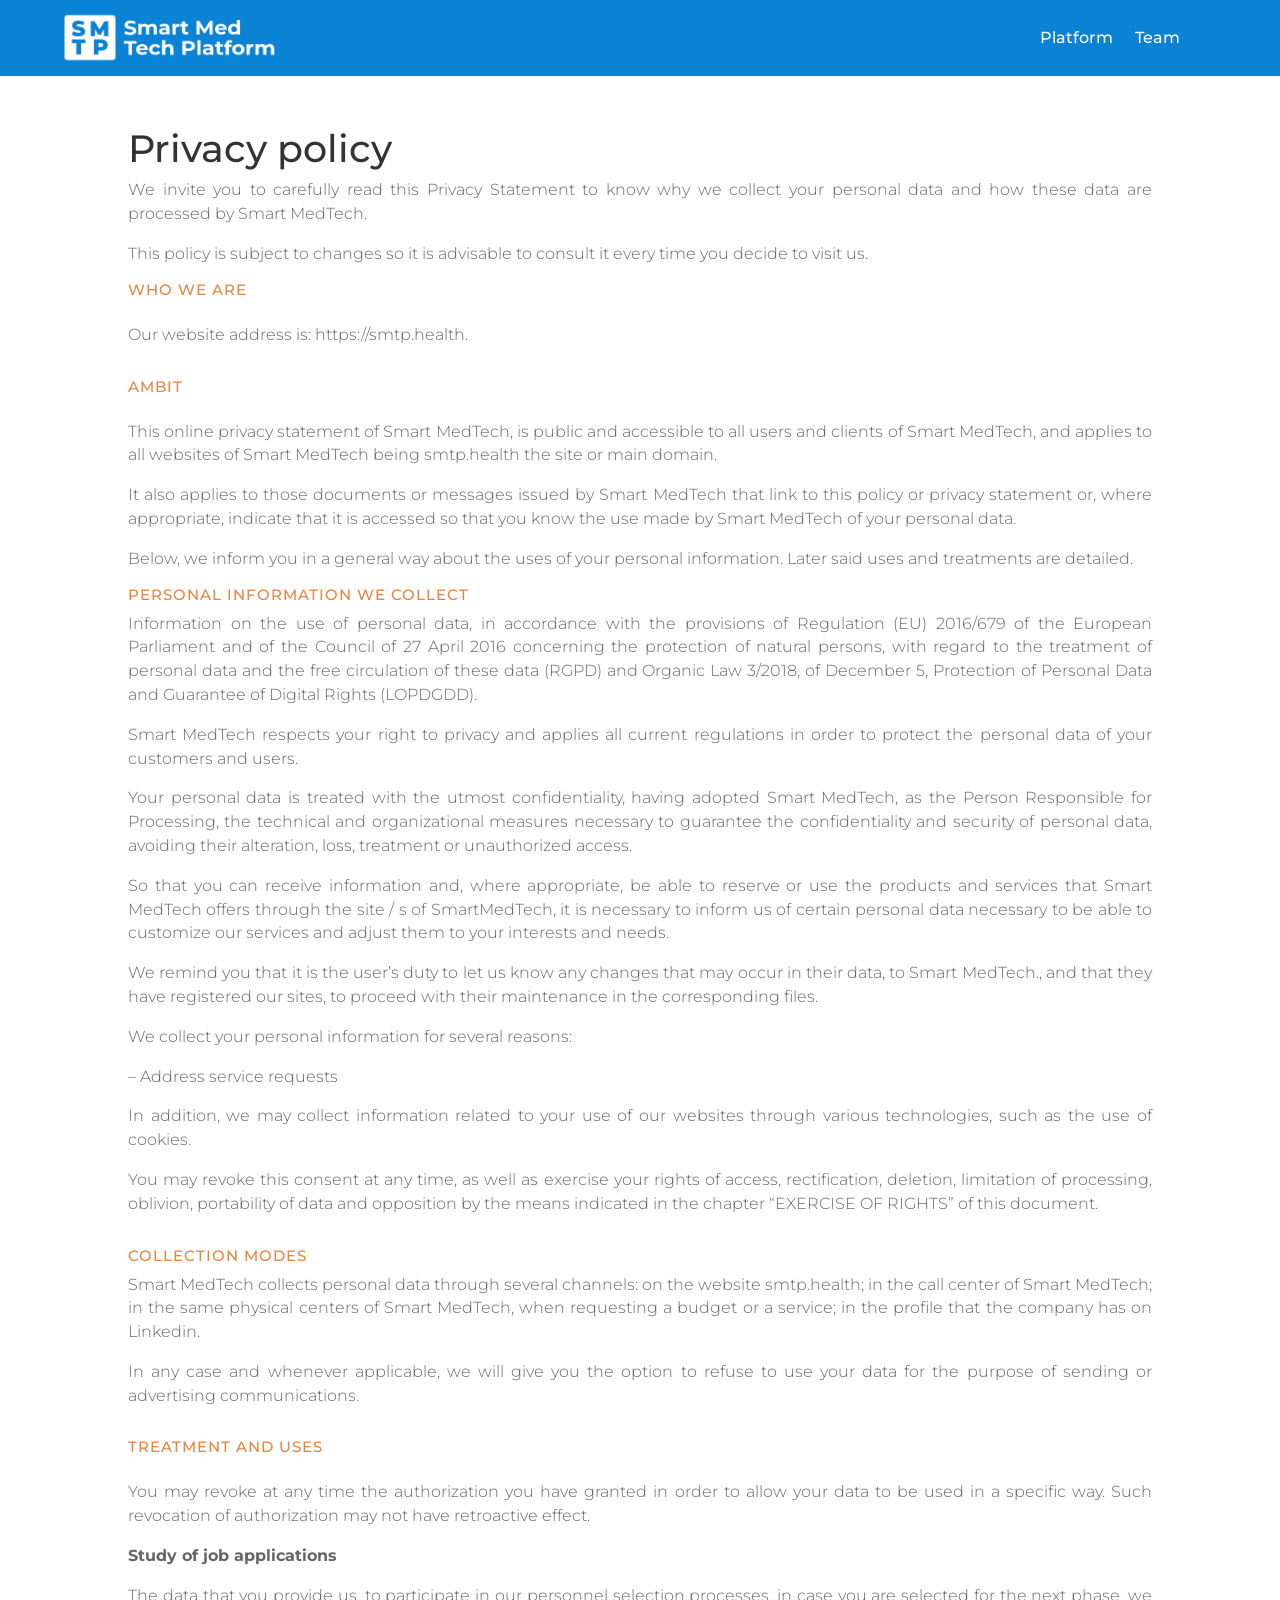
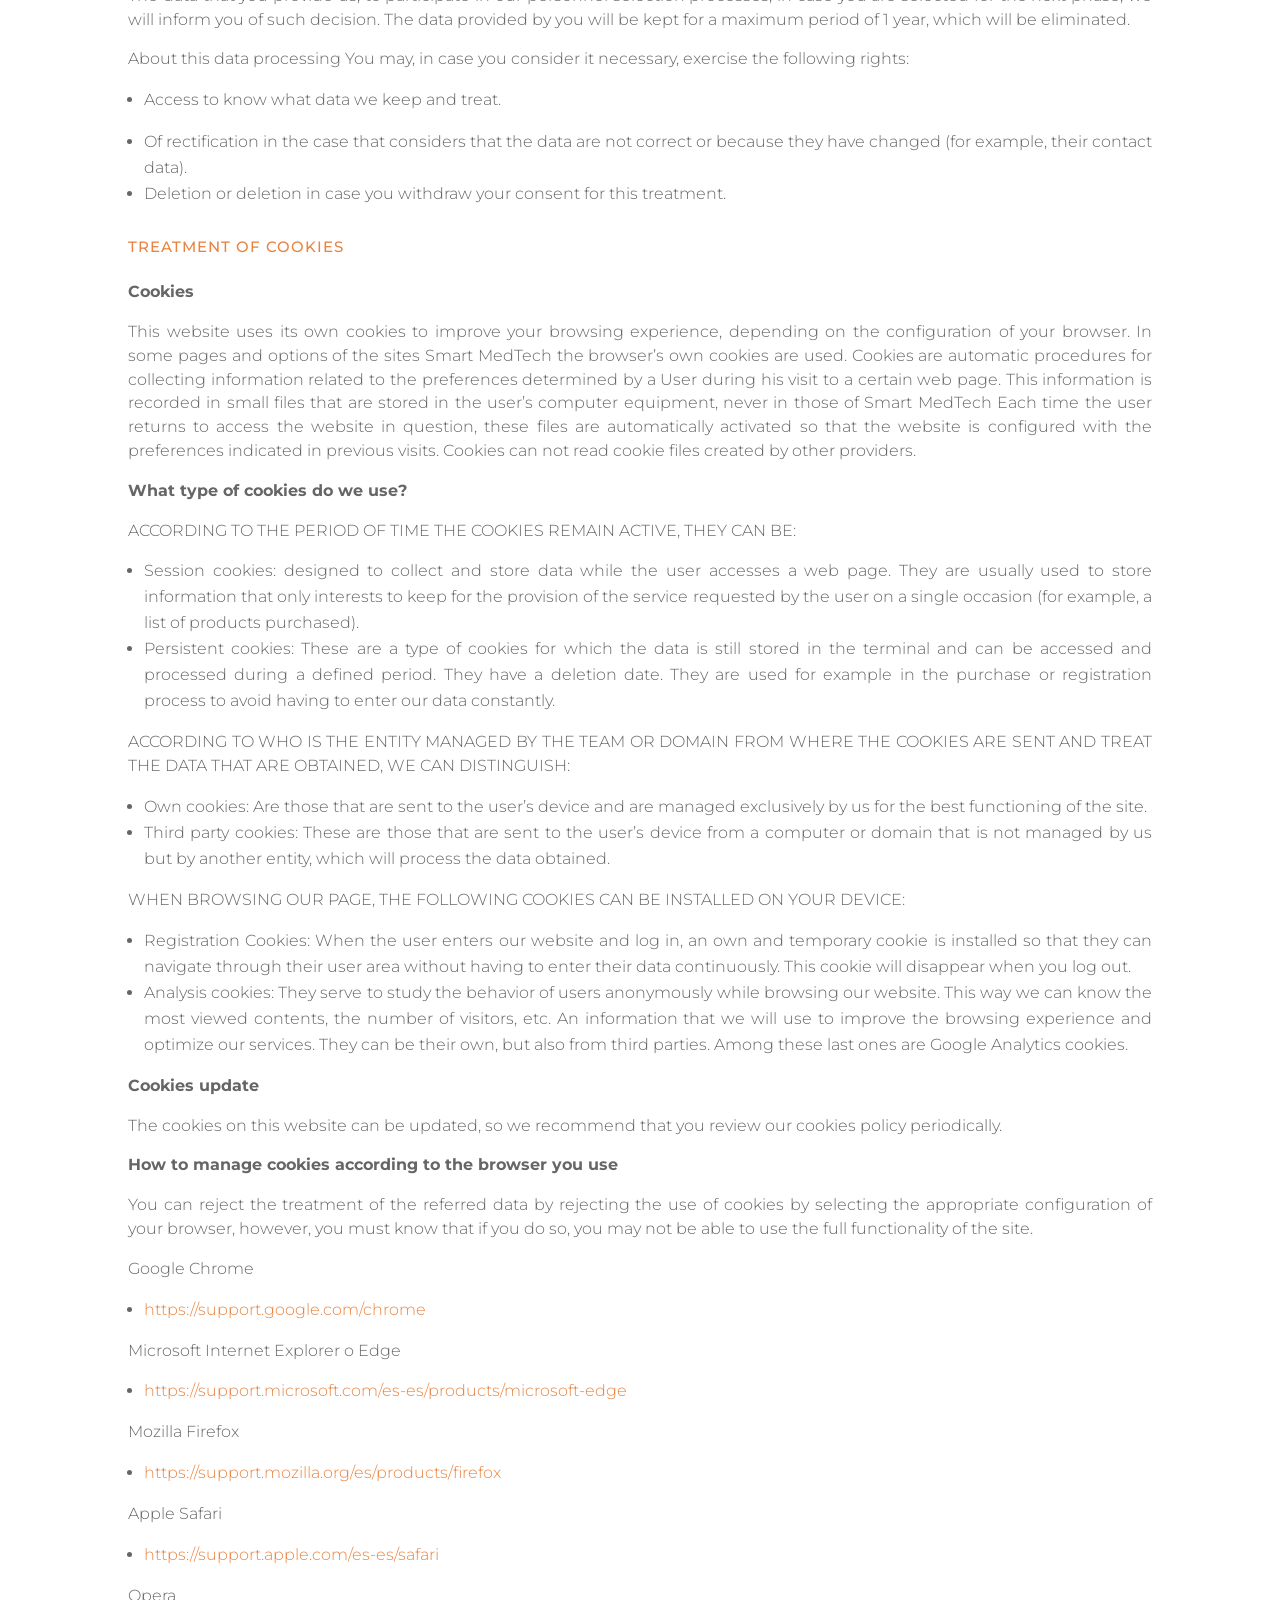
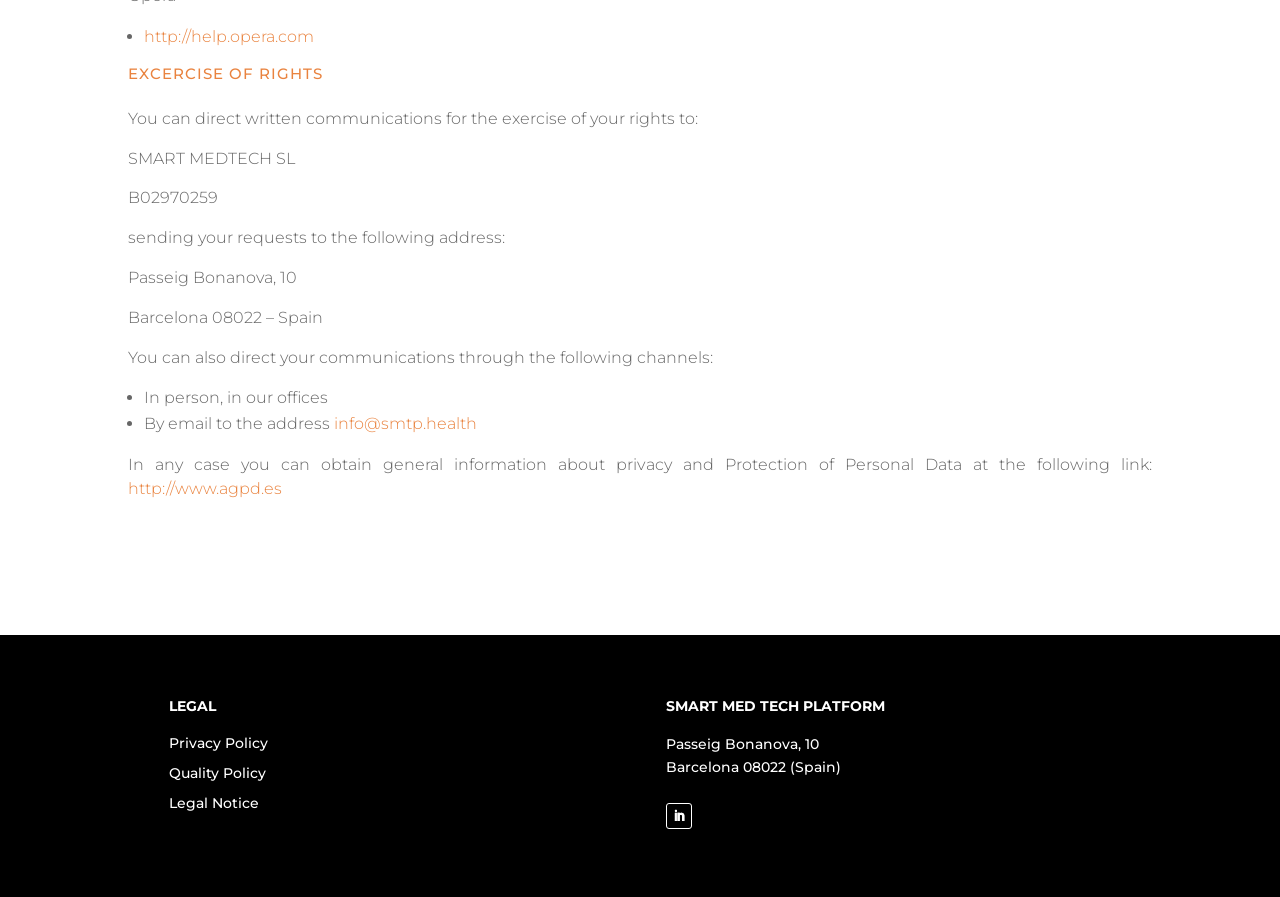
<file: privacy-policy/index.html>
<!DOCTYPE html>
<html lang="en-US">
<head>
	<meta charset="UTF-8" />
<meta http-equiv="X-UA-Compatible" content="IE=edge">
	<script type="text/javascript">
		document.documentElement.className = 'js';
	</script>
	
	<title>Privacy Policy | SMTP</title>
<style id="et-builder-googlefonts-cached-inline">/* Original: https://fonts.googleapis.com/css?family=Montserrat:100,100italic,200,200italic,300,300italic,regular,italic,500,500italic,600,600italic,700,700italic,800,800italic,900,900italic&#038;subset=latin,latin-ext&#038;display=swap *//* User Agent: Mozilla/5.0 (Unknown; Linux x86_64) AppleWebKit/538.1 (KHTML, like Gecko) Safari/538.1 Daum/4.1 */@font-face {font-family: 'Montserrat';font-style: italic;font-weight: 100;font-display: swap;src: url(../fonts/montserrat_v31_JTUFjIg1_i6t8kCHKm459Wx7xQYXK0vOoz6jq6R8WXZ0ow.ttf) format('truetype');}@font-face {font-family: 'Montserrat';font-style: italic;font-weight: 200;font-display: swap;src: url(../fonts/montserrat_v31_JTUFjIg1_i6t8kCHKm459Wx7xQYXK0vOoz6jqyR9WXZ0ow.ttf) format('truetype');}@font-face {font-family: 'Montserrat';font-style: italic;font-weight: 300;font-display: swap;src: url(../fonts/montserrat_v31_JTUFjIg1_i6t8kCHKm459Wx7xQYXK0vOoz6jq_p9WXZ0ow.ttf) format('truetype');}@font-face {font-family: 'Montserrat';font-style: italic;font-weight: 400;font-display: swap;src: url(../fonts/montserrat_v31_JTUFjIg1_i6t8kCHKm459Wx7xQYXK0vOoz6jq6R9WXZ0ow.ttf) format('truetype');}@font-face {font-family: 'Montserrat';font-style: italic;font-weight: 500;font-display: swap;src: url(../fonts/montserrat_v31_JTUFjIg1_i6t8kCHKm459Wx7xQYXK0vOoz6jq5Z9WXZ0ow.ttf) format('truetype');}@font-face {font-family: 'Montserrat';font-style: italic;font-weight: 600;font-display: swap;src: url(../fonts/montserrat_v31_JTUFjIg1_i6t8kCHKm459Wx7xQYXK0vOoz6jq3p6WXZ0ow.ttf) format('truetype');}@font-face {font-family: 'Montserrat';font-style: italic;font-weight: 700;font-display: swap;src: url(../fonts/montserrat_v31_JTUFjIg1_i6t8kCHKm459Wx7xQYXK0vOoz6jq0N6WXZ0ow.ttf) format('truetype');}@font-face {font-family: 'Montserrat';font-style: italic;font-weight: 800;font-display: swap;src: url(../fonts/montserrat_v31_JTUFjIg1_i6t8kCHKm459Wx7xQYXK0vOoz6jqyR6WXZ0ow.ttf) format('truetype');}@font-face {font-family: 'Montserrat';font-style: italic;font-weight: 900;font-display: swap;src: url(../fonts/montserrat_v31_JTUFjIg1_i6t8kCHKm459Wx7xQYXK0vOoz6jqw16WXZ0ow.ttf) format('truetype');}@font-face {font-family: 'Montserrat';font-style: normal;font-weight: 100;font-display: swap;src: url(../fonts/montserrat_v31_JTUHjIg1_i6t8kCHKm4532VJOt5-QNFgpCtr6Xw3aX8.ttf) format('truetype');}@font-face {font-family: 'Montserrat';font-style: normal;font-weight: 200;font-display: swap;src: url(../fonts/montserrat_v31_JTUHjIg1_i6t8kCHKm4532VJOt5-QNFgpCvr6Hw3aX8.ttf) format('truetype');}@font-face {font-family: 'Montserrat';font-style: normal;font-weight: 300;font-display: swap;src: url(../fonts/montserrat_v31_JTUHjIg1_i6t8kCHKm4532VJOt5-QNFgpCs16Hw3aX8.ttf) format('truetype');}@font-face {font-family: 'Montserrat';font-style: normal;font-weight: 400;font-display: swap;src: url(../fonts/montserrat_v31_JTUHjIg1_i6t8kCHKm4532VJOt5-QNFgpCtr6Hw3aX8.ttf) format('truetype');}@font-face {font-family: 'Montserrat';font-style: normal;font-weight: 500;font-display: swap;src: url(../fonts/montserrat_v31_JTUHjIg1_i6t8kCHKm4532VJOt5-QNFgpCtZ6Hw3aX8.ttf) format('truetype');}@font-face {font-family: 'Montserrat';font-style: normal;font-weight: 600;font-display: swap;src: url(../fonts/montserrat_v31_JTUHjIg1_i6t8kCHKm4532VJOt5-QNFgpCu173w3aX8.ttf) format('truetype');}@font-face {font-family: 'Montserrat';font-style: normal;font-weight: 700;font-display: swap;src: url(../fonts/montserrat_v31_JTUHjIg1_i6t8kCHKm4532VJOt5-QNFgpCuM73w3aX8.ttf) format('truetype');}@font-face {font-family: 'Montserrat';font-style: normal;font-weight: 800;font-display: swap;src: url(../fonts/montserrat_v31_JTUHjIg1_i6t8kCHKm4532VJOt5-QNFgpCvr73w3aX8.ttf) format('truetype');}@font-face {font-family: 'Montserrat';font-style: normal;font-weight: 900;font-display: swap;src: url(../fonts/montserrat_v31_JTUHjIg1_i6t8kCHKm4532VJOt5-QNFgpCvC73w3aX8.ttf) format('truetype');}/* User Agent: Mozilla/5.0 (Windows NT 6.1; WOW64; rv:27.0) Gecko/20100101 Firefox/27.0 */@font-face {font-family: 'Montserrat';font-style: italic;font-weight: 100;font-display: swap;src: url(../fonts/montserrat_v31_JTUFjIg1_i6t8kCHKm459Wx7xQYXK0vOoz6jq6R8WXZ0oA.woff) format('woff');}@font-face {font-family: 'Montserrat';font-style: italic;font-weight: 200;font-display: swap;src: url(../fonts/montserrat_v31_JTUFjIg1_i6t8kCHKm459Wx7xQYXK0vOoz6jqyR9WXZ0oA.woff) format('woff');}@font-face {font-family: 'Montserrat';font-style: italic;font-weight: 300;font-display: swap;src: url(../fonts/montserrat_v31_JTUFjIg1_i6t8kCHKm459Wx7xQYXK0vOoz6jq_p9WXZ0oA.woff) format('woff');}@font-face {font-family: 'Montserrat';font-style: italic;font-weight: 400;font-display: swap;src: url(../fonts/montserrat_v31_JTUFjIg1_i6t8kCHKm459Wx7xQYXK0vOoz6jq6R9WXZ0oA.woff) format('woff');}@font-face {font-family: 'Montserrat';font-style: italic;font-weight: 500;font-display: swap;src: url(../fonts/montserrat_v31_JTUFjIg1_i6t8kCHKm459Wx7xQYXK0vOoz6jq5Z9WXZ0oA.woff) format('woff');}@font-face {font-family: 'Montserrat';font-style: italic;font-weight: 600;font-display: swap;src: url(../fonts/montserrat_v31_JTUFjIg1_i6t8kCHKm459Wx7xQYXK0vOoz6jq3p6WXZ0oA.woff) format('woff');}@font-face {font-family: 'Montserrat';font-style: italic;font-weight: 700;font-display: swap;src: url(../fonts/montserrat_v31_JTUFjIg1_i6t8kCHKm459Wx7xQYXK0vOoz6jq0N6WXZ0oA.woff) format('woff');}@font-face {font-family: 'Montserrat';font-style: italic;font-weight: 800;font-display: swap;src: url(../fonts/montserrat_v31_JTUFjIg1_i6t8kCHKm459Wx7xQYXK0vOoz6jqyR6WXZ0oA.woff) format('woff');}@font-face {font-family: 'Montserrat';font-style: italic;font-weight: 900;font-display: swap;src: url(../fonts/montserrat_v31_JTUFjIg1_i6t8kCHKm459Wx7xQYXK0vOoz6jqw16WXZ0oA.woff) format('woff');}@font-face {font-family: 'Montserrat';font-style: normal;font-weight: 100;font-display: swap;src: url(../fonts/montserrat_v31_JTUHjIg1_i6t8kCHKm4532VJOt5-QNFgpCtr6Xw3aXw.woff) format('woff');}@font-face {font-family: 'Montserrat';font-style: normal;font-weight: 200;font-display: swap;src: url(../fonts/montserrat_v31_JTUHjIg1_i6t8kCHKm4532VJOt5-QNFgpCvr6Hw3aXw.woff) format('woff');}@font-face {font-family: 'Montserrat';font-style: normal;font-weight: 300;font-display: swap;src: url(../fonts/montserrat_v31_JTUHjIg1_i6t8kCHKm4532VJOt5-QNFgpCs16Hw3aXw.woff) format('woff');}@font-face {font-family: 'Montserrat';font-style: normal;font-weight: 400;font-display: swap;src: url(../fonts/montserrat_v31_JTUHjIg1_i6t8kCHKm4532VJOt5-QNFgpCtr6Hw3aXw.woff) format('woff');}@font-face {font-family: 'Montserrat';font-style: normal;font-weight: 500;font-display: swap;src: url(../fonts/montserrat_v31_JTUHjIg1_i6t8kCHKm4532VJOt5-QNFgpCtZ6Hw3aXw.woff) format('woff');}@font-face {font-family: 'Montserrat';font-style: normal;font-weight: 600;font-display: swap;src: url(../fonts/montserrat_v31_JTUHjIg1_i6t8kCHKm4532VJOt5-QNFgpCu173w3aXw.woff) format('woff');}@font-face {font-family: 'Montserrat';font-style: normal;font-weight: 700;font-display: swap;src: url(../fonts/montserrat_v31_JTUHjIg1_i6t8kCHKm4532VJOt5-QNFgpCuM73w3aXw.woff) format('woff');}@font-face {font-family: 'Montserrat';font-style: normal;font-weight: 800;font-display: swap;src: url(../fonts/montserrat_v31_JTUHjIg1_i6t8kCHKm4532VJOt5-QNFgpCvr73w3aXw.woff) format('woff');}@font-face {font-family: 'Montserrat';font-style: normal;font-weight: 900;font-display: swap;src: url(../fonts/montserrat_v31_JTUHjIg1_i6t8kCHKm4532VJOt5-QNFgpCvC73w3aXw.woff) format('woff');}/* User Agent: Mozilla/5.0 (Windows NT 6.3; rv:39.0) Gecko/20100101 Firefox/39.0 */@font-face {font-family: 'Montserrat';font-style: italic;font-weight: 100;font-display: swap;src: url(../fonts/montserrat_v31_JTUFjIg1_i6t8kCHKm459Wx7xQYXK0vOoz6jq6R8WXZ0pg.woff2) format('woff2');}@font-face {font-family: 'Montserrat';font-style: italic;font-weight: 200;font-display: swap;src: url(../fonts/montserrat_v31_JTUFjIg1_i6t8kCHKm459Wx7xQYXK0vOoz6jqyR9WXZ0pg.woff2) format('woff2');}@font-face {font-family: 'Montserrat';font-style: italic;font-weight: 300;font-display: swap;src: url(../fonts/montserrat_v31_JTUFjIg1_i6t8kCHKm459Wx7xQYXK0vOoz6jq_p9WXZ0pg.woff2) format('woff2');}@font-face {font-family: 'Montserrat';font-style: italic;font-weight: 400;font-display: swap;src: url(../fonts/montserrat_v31_JTUFjIg1_i6t8kCHKm459Wx7xQYXK0vOoz6jq6R9WXZ0pg.woff2) format('woff2');}@font-face {font-family: 'Montserrat';font-style: italic;font-weight: 500;font-display: swap;src: url(../fonts/montserrat_v31_JTUFjIg1_i6t8kCHKm459Wx7xQYXK0vOoz6jq5Z9WXZ0pg.woff2) format('woff2');}@font-face {font-family: 'Montserrat';font-style: italic;font-weight: 600;font-display: swap;src: url(../fonts/montserrat_v31_JTUFjIg1_i6t8kCHKm459Wx7xQYXK0vOoz6jq3p6WXZ0pg.woff2) format('woff2');}@font-face {font-family: 'Montserrat';font-style: italic;font-weight: 700;font-display: swap;src: url(../fonts/montserrat_v31_JTUFjIg1_i6t8kCHKm459Wx7xQYXK0vOoz6jq0N6WXZ0pg.woff2) format('woff2');}@font-face {font-family: 'Montserrat';font-style: italic;font-weight: 800;font-display: swap;src: url(../fonts/montserrat_v31_JTUFjIg1_i6t8kCHKm459Wx7xQYXK0vOoz6jqyR6WXZ0pg.woff2) format('woff2');}@font-face {font-family: 'Montserrat';font-style: italic;font-weight: 900;font-display: swap;src: url(../fonts/montserrat_v31_JTUFjIg1_i6t8kCHKm459Wx7xQYXK0vOoz6jqw16WXZ0pg.woff2) format('woff2');}@font-face {font-family: 'Montserrat';font-style: normal;font-weight: 100;font-display: swap;src: url(../fonts/montserrat_v31_JTUHjIg1_i6t8kCHKm4532VJOt5-QNFgpCtr6Xw3aXo.woff2) format('woff2');}@font-face {font-family: 'Montserrat';font-style: normal;font-weight: 200;font-display: swap;src: url(../fonts/montserrat_v31_JTUHjIg1_i6t8kCHKm4532VJOt5-QNFgpCvr6Hw3aXo.woff2) format('woff2');}@font-face {font-family: 'Montserrat';font-style: normal;font-weight: 300;font-display: swap;src: url(../fonts/montserrat_v31_JTUHjIg1_i6t8kCHKm4532VJOt5-QNFgpCs16Hw3aXo.woff2) format('woff2');}@font-face {font-family: 'Montserrat';font-style: normal;font-weight: 400;font-display: swap;src: url(../fonts/montserrat_v31_JTUHjIg1_i6t8kCHKm4532VJOt5-QNFgpCtr6Hw3aXo.woff2) format('woff2');}@font-face {font-family: 'Montserrat';font-style: normal;font-weight: 500;font-display: swap;src: url(../fonts/montserrat_v31_JTUHjIg1_i6t8kCHKm4532VJOt5-QNFgpCtZ6Hw3aXo.woff2) format('woff2');}@font-face {font-family: 'Montserrat';font-style: normal;font-weight: 600;font-display: swap;src: url(../fonts/montserrat_v31_JTUHjIg1_i6t8kCHKm4532VJOt5-QNFgpCu173w3aXo.woff2) format('woff2');}@font-face {font-family: 'Montserrat';font-style: normal;font-weight: 700;font-display: swap;src: url(../fonts/montserrat_v31_JTUHjIg1_i6t8kCHKm4532VJOt5-QNFgpCuM73w3aXo.woff2) format('woff2');}@font-face {font-family: 'Montserrat';font-style: normal;font-weight: 800;font-display: swap;src: url(../fonts/montserrat_v31_JTUHjIg1_i6t8kCHKm4532VJOt5-QNFgpCvr73w3aXo.woff2) format('woff2');}@font-face {font-family: 'Montserrat';font-style: normal;font-weight: 900;font-display: swap;src: url(../fonts/montserrat_v31_JTUHjIg1_i6t8kCHKm4532VJOt5-QNFgpCvC73w3aXo.woff2) format('woff2');}</style><meta name='robots' content='max-image-preview:large' />
<script type="text/javascript">
			let jqueryParams=[],jQuery=function(r){return jqueryParams=[...jqueryParams,r],jQuery},$=function(r){return jqueryParams=[...jqueryParams,r],$};window.jQuery=jQuery,window.$=jQuery;let customHeadScripts=!1;jQuery.fn=jQuery.prototype={},$.fn=jQuery.prototype={},jQuery.noConflict=function(r){if(window.jQuery)return jQuery=window.jQuery,$=window.jQuery,customHeadScripts=!0,jQuery.noConflict},jQuery.ready=function(r){jqueryParams=[...jqueryParams,r]},$.ready=function(r){jqueryParams=[...jqueryParams,r]},jQuery.load=function(r){jqueryParams=[...jqueryParams,r]},$.load=function(r){jqueryParams=[...jqueryParams,r]},jQuery.fn.ready=function(r){jqueryParams=[...jqueryParams,r]},$.fn.ready=function(r){jqueryParams=[...jqueryParams,r]};</script><meta content="Divi v.4.11.3" name="generator"/><style id='divi-style-inline-inline-css' type='text/css'>
/*!
Theme Name: Divi
Theme URI: http://www.elegantthemes.com/gallery/divi/
Version: 4.11.3
Description: Smart. Flexible. Beautiful. Divi is the most powerful theme in our collection.
Author: Elegant Themes
Author URI: http://www.elegantthemes.com
License: GNU General Public License v2
License URI: http://www.gnu.org/licenses/gpl-2.0.html
*/

a,abbr,acronym,address,applet,b,big,blockquote,body,center,cite,code,dd,del,dfn,div,dl,dt,em,fieldset,font,form,h1,h2,h3,h4,h5,h6,html,i,iframe,img,ins,kbd,label,legend,li,object,ol,p,pre,q,s,samp,small,span,strike,strong,sub,sup,tt,u,ul,var{margin:0;padding:0;border:0;outline:0;font-size:100%;-ms-text-size-adjust:100%;-webkit-text-size-adjust:100%;vertical-align:baseline;background:transparent}body{line-height:1}ol,ul{list-style:none}blockquote,q{quotes:none}blockquote:after,blockquote:before,q:after,q:before{content:"";content:none}blockquote{margin:20px 0 30px;border-left:5px solid;padding-left:20px}:focus{outline:0}del{text-decoration:line-through}pre{overflow:auto;padding:10px}figure{margin:0}table{border-collapse:collapse;border-spacing:0}article,aside,footer,header,hgroup,nav,section{display:block}body{font-family:Open Sans,Arial,sans-serif;font-size:14px;color:#666;background-color:#fff;line-height:1.7em;font-weight:500;-webkit-font-smoothing:antialiased;-moz-osx-font-smoothing:grayscale}body.page-template-page-template-blank-php #page-container{padding-top:0!important}body.et_cover_background{background-size:cover!important;background-position:top!important;background-repeat:no-repeat!important;background-attachment:fixed}a{color:#2ea3f2}a,a:hover{text-decoration:none}p{padding-bottom:1em}p:not(.has-background):last-of-type{padding-bottom:0}p.et_normal_padding{padding-bottom:1em}strong{font-weight:700}cite,em,i{font-style:italic}code,pre{font-family:Courier New,monospace;margin-bottom:10px}ins{text-decoration:none}sub,sup{height:0;line-height:1;position:relative;vertical-align:baseline}sup{bottom:.8em}sub{top:.3em}dl{margin:0 0 1.5em}dl dt{font-weight:700}dd{margin-left:1.5em}blockquote p{padding-bottom:0}embed,iframe,object,video{max-width:100%}h1,h2,h3,h4,h5,h6{color:#333;padding-bottom:10px;line-height:1em;font-weight:500}h1 a,h2 a,h3 a,h4 a,h5 a,h6 a{color:inherit}h1{font-size:30px}h2{font-size:26px}h3{font-size:22px}h4{font-size:18px}h5{font-size:16px}h6{font-size:14px}input{-webkit-appearance:none}input[type=checkbox]{-webkit-appearance:checkbox}input[type=radio]{-webkit-appearance:radio}input.text,input.title,input[type=email],input[type=password],input[type=tel],input[type=text],select,textarea{background-color:#fff;border:1px solid #bbb;padding:2px;color:#4e4e4e}input.text:focus,input.title:focus,input[type=text]:focus,select:focus,textarea:focus{border-color:#2d3940;color:#3e3e3e}input.text,input.title,input[type=text],select,textarea{margin:0}textarea{padding:4px}button,input,select,textarea{font-family:inherit}img{max-width:100%;height:auto}.clear{clear:both}br.clear{margin:0;padding:0}.pagination{clear:both}#et_search_icon:hover,.et-social-icon a:hover,.et_password_protected_form .et_submit_button,.form-submit .et_pb_buttontton.alt.disabled,.nav-single a,.posted_in a{color:#2ea3f2}.et-search-form,blockquote{border-color:#2ea3f2}#main-content{background-color:#fff}.container{width:80%;max-width:1080px;margin:auto;position:relative}body:not(.et-tb) #main-content .container,body:not(.et-tb-has-header) #main-content .container{padding-top:58px}.et_full_width_page #main-content .container:before{display:none}.main_title{margin-bottom:20px}.et_password_protected_form .et_submit_button:hover,.form-submit .et_pb_button:hover{background:rgba(0,0,0,.05)}.et_button_icon_visible .et_pb_button{padding-right:2em;padding-left:.7em}.et_button_icon_visible .et_pb_button:after{opacity:1;margin-left:0}.et_button_left .et_pb_button:hover:after{left:.15em}.et_button_left .et_pb_button:after{margin-left:0;left:1em}.et_button_icon_visible.et_button_left .et_pb_button,.et_button_left .et_pb_button:hover,.et_button_left .et_pb_module .et_pb_button:hover{padding-left:2em;padding-right:.7em}.et_button_icon_visible.et_button_left .et_pb_button:after,.et_button_left .et_pb_button:hover:after{left:.15em}.et_password_protected_form .et_submit_button:hover,.form-submit .et_pb_button:hover{padding:.3em 1em}.et_button_no_icon .et_pb_button:after{display:none}.et_button_no_icon.et_button_icon_visible.et_button_left .et_pb_button,.et_button_no_icon.et_button_left .et_pb_button:hover,.et_button_no_icon .et_pb_button,.et_button_no_icon .et_pb_button:hover{padding:.3em 1em!important}.et_button_custom_icon .et_pb_button:after{line-height:1.7em}.et_button_custom_icon.et_button_icon_visible .et_pb_button:after,.et_button_custom_icon .et_pb_button:hover:after{margin-left:.3em}#left-area .post_format-post-format-gallery .wp-block-gallery:first-of-type{padding:0;margin-bottom:-16px}.entry-content table:not(.variations){border:1px solid #eee;margin:0 0 15px;text-align:left;width:100%}.entry-content thead th,.entry-content tr th{color:#555;font-weight:700;padding:9px 24px}.entry-content tr td{border-top:1px solid #eee;padding:6px 24px}#left-area ul,.entry-content ul,.et-l--body ul,.et-l--footer ul,.et-l--header ul{list-style-type:disc;padding:0 0 23px 1em;line-height:26px}#left-area ol,.entry-content ol,.et-l--body ol,.et-l--footer ol,.et-l--header ol{list-style-type:decimal;list-style-position:inside;padding:0 0 23px;line-height:26px}#left-area ul li ul,.entry-content ul li ol{padding:2px 0 2px 20px}#left-area ol li ul,.entry-content ol li ol,.et-l--body ol li ol,.et-l--footer ol li ol,.et-l--header ol li ol{padding:2px 0 2px 35px}#left-area ul.wp-block-gallery{display:-webkit-box;display:-ms-flexbox;display:flex;-ms-flex-wrap:wrap;flex-wrap:wrap;list-style-type:none;padding:0}#left-area ul.products{padding:0!important;line-height:1.7!important;list-style:none!important}.gallery-item a{display:block}.gallery-caption,.gallery-item a{width:90%}#wpadminbar{z-index:100001}#left-area .post-meta{font-size:14px;padding-bottom:15px}#left-area .post-meta a{text-decoration:none;color:#666}#left-area .et_featured_image{padding-bottom:7px}.single .post{padding-bottom:25px}body.single .et_audio_content{margin-bottom:-6px}.nav-single a{text-decoration:none;color:#2ea3f2;font-size:14px;font-weight:400}.nav-previous{float:left}.nav-next{float:right}.et_password_protected_form p input{background-color:#eee;border:none!important;width:100%!important;border-radius:0!important;font-size:14px;color:#999!important;padding:16px!important;-webkit-box-sizing:border-box;box-sizing:border-box}.et_password_protected_form label{display:none}.et_password_protected_form .et_submit_button{font-family:inherit;display:block;float:right;margin:8px auto 0;cursor:pointer}.post-password-required p.nocomments.container{max-width:100%}.post-password-required p.nocomments.container:before{display:none}.aligncenter,div.post .new-post .aligncenter{display:block;margin-left:auto;margin-right:auto}.wp-caption{border:1px solid #ddd;text-align:center;background-color:#f3f3f3;margin-bottom:10px;max-width:96%;padding:8px}.wp-caption.alignleft{margin:0 30px 20px 0}.wp-caption.alignright{margin:0 0 20px 30px}.wp-caption img{margin:0;padding:0;border:0}.wp-caption p.wp-caption-text{font-size:12px;padding:0 4px 5px;margin:0}.alignright{float:right}.alignleft{float:left}img.alignleft{display:inline;float:left;margin-right:15px}img.alignright{display:inline;float:right;margin-left:15px}.page.et_pb_pagebuilder_layout #main-content{background-color:transparent}body #main-content .et_builder_inner_content>h1,body #main-content .et_builder_inner_content>h2,body #main-content .et_builder_inner_content>h3,body #main-content .et_builder_inner_content>h4,body #main-content .et_builder_inner_content>h5,body #main-content .et_builder_inner_content>h6{line-height:1.4em}body #main-content .et_builder_inner_content>p{line-height:1.7em}.wp-block-pullquote{margin:20px 0 30px}.wp-block-pullquote.has-background blockquote{border-left:none}.wp-block-group.has-background{padding:1.5em 1.5em .5em}@media (min-width:981px){#left-area{width:79.125%;padding-bottom:23px}#main-content .container:before{content:"";position:absolute;top:0;height:100%;width:1px;background-color:#e2e2e2}.et_full_width_page #left-area,.et_no_sidebar #left-area{float:none;width:100%!important}.et_full_width_page #left-area{padding-bottom:0}.et_no_sidebar #main-content .container:before{display:none}}@media (max-width:980px){#page-container{padding-top:80px}.et-tb #page-container,.et-tb-has-header #page-container{padding-top:0!important}#left-area,#sidebar{width:100%!important}#main-content .container:before{display:none!important}.et_full_width_page .et_gallery_item:nth-child(4n+1){clear:none}}@media print{#page-container{padding-top:0!important}}#wp-admin-bar-et-use-visual-builder a:before{font-family:ETmodules!important;content:"\e625";font-size:30px!important;width:28px;margin-top:-3px;color:#974df3!important}#wp-admin-bar-et-use-visual-builder:hover a:before{color:#fff!important}#wp-admin-bar-et-use-visual-builder:hover a,#wp-admin-bar-et-use-visual-builder a:hover{transition:background-color .5s ease;-webkit-transition:background-color .5s ease;-moz-transition:background-color .5s ease;background-color:#7e3bd0!important;color:#fff!important}* html .clearfix,:first-child+html .clearfix{zoom:1}.iphone .et_pb_section_video_bg video::-webkit-media-controls-start-playback-button{display:none!important;-webkit-appearance:none}.et_mobile_device .et_pb_section_parallax .et_pb_parallax_css{background-attachment:scroll}.et-social-facebook a.icon:before{content:"\e093"}.et-social-twitter a.icon:before{content:"\e094"}.et-social-google-plus a.icon:before{content:"\e096"}.et-social-instagram a.icon:before{content:"\e09a"}.et-social-rss a.icon:before{content:"\e09e"}.ai1ec-single-event:after{content:" ";display:table;clear:both}.evcal_event_details .evcal_evdata_cell .eventon_details_shading_bot.eventon_details_shading_bot{z-index:3}.wp-block-divi-layout{margin-bottom:1em}*{-webkit-box-sizing:border-box;box-sizing:border-box}#et-info-email:before,#et-info-phone:before,#et_search_icon:before,.comment-reply-link:after,.et-cart-info span:before,.et-pb-arrow-next:before,.et-pb-arrow-prev:before,.et-social-icon a:before,.et_audio_container .mejs-playpause-button button:before,.et_audio_container .mejs-volume-button button:before,.et_overlay:before,.et_password_protected_form .et_submit_button:after,.et_pb_button:after,.et_pb_contact_reset:after,.et_pb_contact_submit:after,.et_pb_font_icon:before,.et_pb_newsletter_button:after,.et_pb_pricing_table_button:after,.et_pb_promo_button:after,.et_pb_social_icon a.icon:before,.et_pb_testimonial:before,.et_pb_toggle_title:before,.form-submit .et_pb_button:after,.mobile_menu_bar:before,a.et_pb_more_button:after{font-family:ETmodules!important;speak:none;font-style:normal;font-weight:400;-webkit-font-feature-settings:normal;font-feature-settings:normal;font-variant:normal;text-transform:none;line-height:1;-webkit-font-smoothing:antialiased;-moz-osx-font-smoothing:grayscale;text-shadow:0 0;direction:ltr}.et_pb_custom_button_icon.et_pb_button:after,.et_pb_login .et_pb_custom_button_icon.et_pb_button:after{content:attr(data-icon)}.et_pb_woo_custom_button_icon .et_pb_custom_button_icon.et_pb_button:after{content:attr(data-icon)!important}.et-pb-icon{font-family:ETmodules;content:attr(data-icon);speak:none;font-weight:400;-webkit-font-feature-settings:normal;font-feature-settings:normal;font-variant:normal;text-transform:none;line-height:1;-webkit-font-smoothing:antialiased;font-size:96px;font-style:normal;display:inline-block;-webkit-box-sizing:border-box;box-sizing:border-box;direction:ltr}#et-ajax-saving{display:none;-webkit-transition:background .3s,-webkit-box-shadow .3s;transition:background .3s,-webkit-box-shadow .3s;transition:background .3s,box-shadow .3s;transition:background .3s,box-shadow .3s,-webkit-box-shadow .3s;-webkit-box-shadow:rgba(0,139,219,.247059) 0 0 60px;box-shadow:0 0 60px rgba(0,139,219,.247059);position:fixed;top:50%;left:50%;width:50px;height:50px;background:#fff;border-radius:50px;margin:-25px 0 0 -25px;z-index:999999;text-align:center}#et-ajax-saving img{margin:9px}.et-safe-mode-indicator,.et-safe-mode-indicator:focus,.et-safe-mode-indicator:hover{-webkit-box-shadow:0 5px 10px rgba(41,196,169,.15);box-shadow:0 5px 10px rgba(41,196,169,.15);background:#29c4a9;color:#fff;font-size:14px;font-weight:600;padding:12px;line-height:16px;border-radius:3px;position:fixed;bottom:30px;right:30px;z-index:999999;text-decoration:none;font-family:Open Sans,sans-serif;-webkit-font-smoothing:antialiased;-moz-osx-font-smoothing:grayscale}.et_pb_button{font-size:20px;font-weight:500;padding:.3em 1em;line-height:1.7em!important;background-color:transparent;background-size:cover;background-position:50%;background-repeat:no-repeat;border:2px solid;border-radius:3px;-webkit-transition-duration:.2s;transition-duration:.2s;-webkit-transition-property:all!important;transition-property:all!important}.et_pb_button,.et_pb_button_inner{position:relative}.et_pb_button:hover,.et_pb_module .et_pb_button:hover{border:2px solid transparent;padding:.3em 2em .3em .7em}.et_pb_button:hover{background-color:hsla(0,0%,100%,.2)}.et_pb_bg_layout_light.et_pb_button:hover,.et_pb_bg_layout_light .et_pb_button:hover{background-color:rgba(0,0,0,.05)}.et_pb_button:after,.et_pb_button:before{font-size:32px;line-height:1em;content:"\35";opacity:0;position:absolute;margin-left:-1em;-webkit-transition:all .2s;transition:all .2s;text-transform:none;-webkit-font-feature-settings:"kern" off;font-feature-settings:"kern" off;font-variant:none;font-style:normal;font-weight:400;text-shadow:none}.et_pb_button.et_hover_enabled:hover:after,.et_pb_button.et_pb_hovered:hover:after{-webkit-transition:none!important;transition:none!important}.et_pb_button:before{display:none}.et_pb_button:hover:after{opacity:1;margin-left:0}.et_pb_column_1_3 h1,.et_pb_column_1_4 h1,.et_pb_column_1_5 h1,.et_pb_column_1_6 h1,.et_pb_column_2_5 h1{font-size:26px}.et_pb_column_1_3 h2,.et_pb_column_1_4 h2,.et_pb_column_1_5 h2,.et_pb_column_1_6 h2,.et_pb_column_2_5 h2{font-size:23px}.et_pb_column_1_3 h3,.et_pb_column_1_4 h3,.et_pb_column_1_5 h3,.et_pb_column_1_6 h3,.et_pb_column_2_5 h3{font-size:20px}.et_pb_column_1_3 h4,.et_pb_column_1_4 h4,.et_pb_column_1_5 h4,.et_pb_column_1_6 h4,.et_pb_column_2_5 h4{font-size:18px}.et_pb_column_1_3 h5,.et_pb_column_1_4 h5,.et_pb_column_1_5 h5,.et_pb_column_1_6 h5,.et_pb_column_2_5 h5{font-size:16px}.et_pb_column_1_3 h6,.et_pb_column_1_4 h6,.et_pb_column_1_5 h6,.et_pb_column_1_6 h6,.et_pb_column_2_5 h6{font-size:15px}.et_pb_bg_layout_dark,.et_pb_bg_layout_dark h1,.et_pb_bg_layout_dark h2,.et_pb_bg_layout_dark h3,.et_pb_bg_layout_dark h4,.et_pb_bg_layout_dark h5,.et_pb_bg_layout_dark h6{color:#fff!important}.et_pb_module.et_pb_text_align_left{text-align:left}.et_pb_module.et_pb_text_align_center{text-align:center}.et_pb_module.et_pb_text_align_right{text-align:right}.et_pb_module.et_pb_text_align_justified{text-align:justify}.clearfix:after{visibility:hidden;display:block;font-size:0;content:" ";clear:both;height:0}.et_pb_bg_layout_light .et_pb_more_button{color:#2ea3f2}.et_builder_inner_content{position:relative;z-index:1}header .et_builder_inner_content{z-index:2}.et_pb_css_mix_blend_mode_passthrough{mix-blend-mode:unset!important}.et_pb_image_container{margin:-20px -20px 29px}.et_pb_module_inner{position:relative}.et_hover_enabled_preview{z-index:2}.et_hover_enabled:hover{position:relative;z-index:2}.et_pb_all_tabs,.et_pb_module,.et_pb_posts_nav a,.et_pb_tab,.et_pb_with_background{background-size:cover;background-position:50%;background-repeat:no-repeat}.et_pb_with_border{position:relative;border:0 solid #333}.post-password-required .et_pb_row{padding:0;width:100%}.post-password-required .et_password_protected_form{min-height:0}body.et_pb_pagebuilder_layout.et_pb_show_title .post-password-required .et_password_protected_form h1,body:not(.et_pb_pagebuilder_layout) .post-password-required .et_password_protected_form h1{display:none}.et_pb_no_bg{padding:0!important}.et_overlay.et_pb_inline_icon:before,.et_pb_inline_icon:before{content:attr(data-icon)}.et_pb_more_button{color:inherit;text-shadow:none;text-decoration:none;display:inline-block;margin-top:20px}.et_parallax_bg_wrap{overflow:hidden;position:absolute;top:0;right:0;bottom:0;left:0}.et_parallax_bg{background-repeat:no-repeat;background-position:top;background-size:cover;position:absolute;bottom:0;left:0;width:100%;height:100%;display:block}.et_parallax_bg.et_parallax_bg__hover,.et_parallax_bg.et_parallax_bg_phone,.et_parallax_bg.et_parallax_bg_tablet,.et_pb_section_parallax_hover:hover .et_parallax_bg:not(.et_parallax_bg__hover){display:none}.et_pb_section_parallax_hover:hover .et_parallax_bg.et_parallax_bg__hover{display:block}.et_pb_module.et_pb_section_parallax,.et_pb_posts_nav a.et_pb_section_parallax,.et_pb_tab.et_pb_section_parallax{position:relative}.et_pb_section_parallax .et_pb_parallax_css,.et_pb_slides .et_parallax_bg.et_pb_parallax_css{background-attachment:fixed}body.et-bfb .et_pb_section_parallax .et_pb_parallax_css,body.et-bfb .et_pb_slides .et_parallax_bg.et_pb_parallax_css{background-attachment:scroll;bottom:auto}.et_pb_section_parallax.et_pb_column .et_pb_module,.et_pb_section_parallax.et_pb_row .et_pb_column,.et_pb_section_parallax.et_pb_row .et_pb_module{z-index:9;position:relative}.et_pb_more_button:hover:after{opacity:1;margin-left:0}.et_pb_preload .et_pb_section_video_bg,.et_pb_preload>div{visibility:hidden}.et_pb_preload,.et_pb_section.et_pb_section_video.et_pb_preload{position:relative;background:#464646!important}.et_pb_preload:before{content:"";position:absolute;top:50%;left:50%;background:url(../wp-content/themes/Divi/includes/builder/styles/images/preloader.gif) no-repeat;border-radius:32px;width:32px;height:32px;margin:-16px 0 0 -16px}.box-shadow-overlay{position:absolute;top:0;left:0;width:100%;height:100%;z-index:10;pointer-events:none}.et_pb_section>.box-shadow-overlay~.et_pb_row{z-index:11}.et_pb_row>.box-shadow-overlay{z-index:8}.has-box-shadow-overlay{position:relative}.et_clickable{cursor:pointer}.screen-reader-text{border:0;clip:rect(1px,1px,1px,1px);-webkit-clip-path:inset(50%);clip-path:inset(50%);height:1px;margin:-1px;overflow:hidden;padding:0;position:absolute!important;width:1px;word-wrap:normal!important}.et_multi_view_hidden,.et_multi_view_hidden_image{display:none!important}@keyframes multi-view-image-fade{0%{opacity:0}10%{opacity:.1}20%{opacity:.2}30%{opacity:.3}40%{opacity:.4}50%{opacity:.5}60%{opacity:.6}70%{opacity:.7}80%{opacity:.8}90%{opacity:.9}to{opacity:1}}.et_multi_view_image__loading{visibility:hidden}.et_multi_view_image__loaded{-webkit-animation:multi-view-image-fade .5s;animation:multi-view-image-fade .5s}#et-pb-motion-effects-offset-tracker{visibility:hidden!important;opacity:0;position:absolute;top:0;left:0}.et-pb-before-scroll-animation{opacity:0}header.et-l.et-l--header:after{clear:both;display:block;content:""}.et_pb_module{-webkit-animation-timing-function:linear;animation-timing-function:linear;-webkit-animation-duration:.2s;animation-duration:.2s}@-webkit-keyframes fadeBottom{0%{opacity:0;-webkit-transform:translateY(10%);transform:translateY(10%)}to{opacity:1;-webkit-transform:translateY(0);transform:translateY(0)}}@keyframes fadeBottom{0%{opacity:0;-webkit-transform:translateY(10%);transform:translateY(10%)}to{opacity:1;-webkit-transform:translateY(0);transform:translateY(0)}}@-webkit-keyframes fadeLeft{0%{opacity:0;-webkit-transform:translateX(-10%);transform:translateX(-10%)}to{opacity:1;-webkit-transform:translateX(0);transform:translateX(0)}}@keyframes fadeLeft{0%{opacity:0;-webkit-transform:translateX(-10%);transform:translateX(-10%)}to{opacity:1;-webkit-transform:translateX(0);transform:translateX(0)}}@-webkit-keyframes fadeRight{0%{opacity:0;-webkit-transform:translateX(10%);transform:translateX(10%)}to{opacity:1;-webkit-transform:translateX(0);transform:translateX(0)}}@keyframes fadeRight{0%{opacity:0;-webkit-transform:translateX(10%);transform:translateX(10%)}to{opacity:1;-webkit-transform:translateX(0);transform:translateX(0)}}@-webkit-keyframes fadeTop{0%{opacity:0;-webkit-transform:translateY(-10%);transform:translateY(-10%)}to{opacity:1;-webkit-transform:translateX(0);transform:translateX(0)}}@keyframes fadeTop{0%{opacity:0;-webkit-transform:translateY(-10%);transform:translateY(-10%)}to{opacity:1;-webkit-transform:translateX(0);transform:translateX(0)}}@-webkit-keyframes fadeIn{0%{opacity:0}to{opacity:1}}@keyframes fadeIn{0%{opacity:0}to{opacity:1}}.et-waypoint:not(.et_pb_counters){opacity:0}@media (min-width:981px){.et_pb_section.et_section_specialty div.et_pb_row .et_pb_column .et_pb_column .et_pb_module.et-last-child,.et_pb_section.et_section_specialty div.et_pb_row .et_pb_column .et_pb_column .et_pb_module:last-child,.et_pb_section.et_section_specialty div.et_pb_row .et_pb_column .et_pb_row_inner .et_pb_column .et_pb_module.et-last-child,.et_pb_section.et_section_specialty div.et_pb_row .et_pb_column .et_pb_row_inner .et_pb_column .et_pb_module:last-child,.et_pb_section div.et_pb_row .et_pb_column .et_pb_module.et-last-child,.et_pb_section div.et_pb_row .et_pb_column .et_pb_module:last-child{margin-bottom:0}}@media (max-width:980px){.et_overlay.et_pb_inline_icon_tablet:before,.et_pb_inline_icon_tablet:before{content:attr(data-icon-tablet)}.et_parallax_bg.et_parallax_bg_tablet_exist{display:none}.et_parallax_bg.et_parallax_bg_tablet{display:block}.et_pb_column .et_pb_module{margin-bottom:30px}.et_pb_row .et_pb_column .et_pb_module.et-last-child,.et_pb_row .et_pb_column .et_pb_module:last-child,.et_section_specialty .et_pb_row .et_pb_column .et_pb_module.et-last-child,.et_section_specialty .et_pb_row .et_pb_column .et_pb_module:last-child{margin-bottom:0}.et_pb_more_button{display:inline-block!important}.et_pb_bg_layout_light_tablet.et_pb_button,.et_pb_bg_layout_light_tablet.et_pb_module.et_pb_button,.et_pb_bg_layout_light_tablet .et_pb_more_button{color:#2ea3f2}.et_pb_bg_layout_light_tablet .et_pb_forgot_password a{color:#666}.et_pb_bg_layout_light_tablet h1,.et_pb_bg_layout_light_tablet h2,.et_pb_bg_layout_light_tablet h3,.et_pb_bg_layout_light_tablet h4,.et_pb_bg_layout_light_tablet h5,.et_pb_bg_layout_light_tablet h6{color:#333!important}.et_pb_module .et_pb_bg_layout_light_tablet.et_pb_button{color:#2ea3f2!important}.et_pb_bg_layout_light_tablet{color:#666!important}.et_pb_bg_layout_dark_tablet,.et_pb_bg_layout_dark_tablet h1,.et_pb_bg_layout_dark_tablet h2,.et_pb_bg_layout_dark_tablet h3,.et_pb_bg_layout_dark_tablet h4,.et_pb_bg_layout_dark_tablet h5,.et_pb_bg_layout_dark_tablet h6{color:#fff!important}.et_pb_bg_layout_dark_tablet.et_pb_button,.et_pb_bg_layout_dark_tablet.et_pb_module.et_pb_button,.et_pb_bg_layout_dark_tablet .et_pb_more_button{color:inherit}.et_pb_bg_layout_dark_tablet .et_pb_forgot_password a{color:#fff}.et_pb_module.et_pb_text_align_left-tablet{text-align:left}.et_pb_module.et_pb_text_align_center-tablet{text-align:center}.et_pb_module.et_pb_text_align_right-tablet{text-align:right}.et_pb_module.et_pb_text_align_justified-tablet{text-align:justify}}@media (max-width:767px){.et_pb_more_button{display:inline-block!important}.et_overlay.et_pb_inline_icon_phone:before,.et_pb_inline_icon_phone:before{content:attr(data-icon-phone)}.et_parallax_bg.et_parallax_bg_phone_exist{display:none}.et_parallax_bg.et_parallax_bg_phone{display:block}.et-hide-mobile{display:none!important}.et_pb_bg_layout_light_phone.et_pb_button,.et_pb_bg_layout_light_phone.et_pb_module.et_pb_button,.et_pb_bg_layout_light_phone .et_pb_more_button{color:#2ea3f2}.et_pb_bg_layout_light_phone .et_pb_forgot_password a{color:#666}.et_pb_bg_layout_light_phone h1,.et_pb_bg_layout_light_phone h2,.et_pb_bg_layout_light_phone h3,.et_pb_bg_layout_light_phone h4,.et_pb_bg_layout_light_phone h5,.et_pb_bg_layout_light_phone h6{color:#333!important}.et_pb_module .et_pb_bg_layout_light_phone.et_pb_button{color:#2ea3f2!important}.et_pb_bg_layout_light_phone{color:#666!important}.et_pb_bg_layout_dark_phone,.et_pb_bg_layout_dark_phone h1,.et_pb_bg_layout_dark_phone h2,.et_pb_bg_layout_dark_phone h3,.et_pb_bg_layout_dark_phone h4,.et_pb_bg_layout_dark_phone h5,.et_pb_bg_layout_dark_phone h6{color:#fff!important}.et_pb_bg_layout_dark_phone.et_pb_button,.et_pb_bg_layout_dark_phone.et_pb_module.et_pb_button,.et_pb_bg_layout_dark_phone .et_pb_more_button{color:inherit}.et_pb_module .et_pb_bg_layout_dark_phone.et_pb_button{color:#fff!important}.et_pb_bg_layout_dark_phone .et_pb_forgot_password a{color:#fff}.et_pb_module.et_pb_text_align_left-phone{text-align:left}.et_pb_module.et_pb_text_align_center-phone{text-align:center}.et_pb_module.et_pb_text_align_right-phone{text-align:right}.et_pb_module.et_pb_text_align_justified-phone{text-align:justify}}@media (max-width:479px){a.et_pb_more_button{display:block}}@media (min-width:768px) and (max-width:980px){[data-et-multi-view-load-tablet-hidden=true]:not(.et_multi_view_swapped){display:none!important}}@media (max-width:767px){[data-et-multi-view-load-phone-hidden=true]:not(.et_multi_view_swapped){display:none!important}}@-webkit-keyframes multi-view-image-fade{0%{-webkit-transform:scale(1);transform:scale(1);opacity:1}50%{-webkit-transform:scale(1.01);transform:scale(1.01);opacity:1}to{-webkit-transform:scale(1);transform:scale(1);opacity:1}}
</style>
<style id='divi-dynamic-critical-inline-css' type='text/css'>
@font-face{font-family:ETmodules;font-display:block;src:url(../wp-content/themes/Divi/core/admin/fonts/modules/social/modules.eot);src:url(../wp-content/themes/Divi/core/admin/fonts/modules/social/modules.eot?#iefix) format("embedded-opentype"),url(../wp-content/themes/Divi/core/admin/fonts/modules/social/modules.ttf) format("truetype"),url(../wp-content/themes/Divi/core/admin/fonts/modules/social/modules.woff) format("woff"),url(../wp-content/themes/Divi/core/admin/fonts/modules/social/modules.svg#ETmodules) format("svg");font-weight:400;font-style:normal}
@media (min-width:981px){.et_pb_gutters3 .et_pb_column,.et_pb_gutters3.et_pb_row .et_pb_column{margin-right:5.5%}.et_pb_gutters3 .et_pb_column_4_4,.et_pb_gutters3.et_pb_row .et_pb_column_4_4{width:100%}.et_pb_gutters3 .et_pb_column_4_4 .et_pb_module,.et_pb_gutters3.et_pb_row .et_pb_column_4_4 .et_pb_module{margin-bottom:2.75%}.et_pb_gutters3 .et_pb_column_3_4,.et_pb_gutters3.et_pb_row .et_pb_column_3_4{width:73.625%}.et_pb_gutters3 .et_pb_column_3_4 .et_pb_module,.et_pb_gutters3.et_pb_row .et_pb_column_3_4 .et_pb_module{margin-bottom:3.735%}.et_pb_gutters3 .et_pb_column_2_3,.et_pb_gutters3.et_pb_row .et_pb_column_2_3{width:64.833%}.et_pb_gutters3 .et_pb_column_2_3 .et_pb_module,.et_pb_gutters3.et_pb_row .et_pb_column_2_3 .et_pb_module{margin-bottom:4.242%}.et_pb_gutters3 .et_pb_column_3_5,.et_pb_gutters3.et_pb_row .et_pb_column_3_5{width:57.8%}.et_pb_gutters3 .et_pb_column_3_5 .et_pb_module,.et_pb_gutters3.et_pb_row .et_pb_column_3_5 .et_pb_module{margin-bottom:4.758%}.et_pb_gutters3 .et_pb_column_1_2,.et_pb_gutters3.et_pb_row .et_pb_column_1_2{width:47.25%}.et_pb_gutters3 .et_pb_column_1_2 .et_pb_module,.et_pb_gutters3.et_pb_row .et_pb_column_1_2 .et_pb_module{margin-bottom:5.82%}.et_pb_gutters3 .et_pb_column_2_5,.et_pb_gutters3.et_pb_row .et_pb_column_2_5{width:36.7%}.et_pb_gutters3 .et_pb_column_2_5 .et_pb_module,.et_pb_gutters3.et_pb_row .et_pb_column_2_5 .et_pb_module{margin-bottom:7.493%}.et_pb_gutters3 .et_pb_column_1_3,.et_pb_gutters3.et_pb_row .et_pb_column_1_3{width:29.6667%}.et_pb_gutters3 .et_pb_column_1_3 .et_pb_module,.et_pb_gutters3.et_pb_row .et_pb_column_1_3 .et_pb_module{margin-bottom:9.27%}.et_pb_gutters3 .et_pb_column_1_4,.et_pb_gutters3.et_pb_row .et_pb_column_1_4{width:20.875%}.et_pb_gutters3 .et_pb_column_1_4 .et_pb_module,.et_pb_gutters3.et_pb_row .et_pb_column_1_4 .et_pb_module{margin-bottom:13.174%}.et_pb_gutters3 .et_pb_column_1_5,.et_pb_gutters3.et_pb_row .et_pb_column_1_5{width:15.6%}.et_pb_gutters3 .et_pb_column_1_5 .et_pb_module,.et_pb_gutters3.et_pb_row .et_pb_column_1_5 .et_pb_module{margin-bottom:17.628%}.et_pb_gutters3 .et_pb_column_1_6,.et_pb_gutters3.et_pb_row .et_pb_column_1_6{width:12.0833%}.et_pb_gutters3 .et_pb_column_1_6 .et_pb_module,.et_pb_gutters3.et_pb_row .et_pb_column_1_6 .et_pb_module{margin-bottom:22.759%}.et_pb_gutters3 .et_full_width_page.woocommerce-page ul.products li.product{width:20.875%;margin-right:5.5%;margin-bottom:5.5%}.et_pb_gutters3.et_left_sidebar.woocommerce-page #main-content ul.products li.product,.et_pb_gutters3.et_right_sidebar.woocommerce-page #main-content ul.products li.product{width:28.353%;margin-right:7.47%}.et_pb_gutters3.et_left_sidebar.woocommerce-page #main-content ul.products.columns-1 li.product,.et_pb_gutters3.et_right_sidebar.woocommerce-page #main-content ul.products.columns-1 li.product{width:100%;margin-right:0}.et_pb_gutters3.et_left_sidebar.woocommerce-page #main-content ul.products.columns-2 li.product,.et_pb_gutters3.et_right_sidebar.woocommerce-page #main-content ul.products.columns-2 li.product{width:48%;margin-right:4%}.et_pb_gutters3.et_left_sidebar.woocommerce-page #main-content ul.products.columns-2 li:nth-child(2n+2),.et_pb_gutters3.et_right_sidebar.woocommerce-page #main-content ul.products.columns-2 li:nth-child(2n+2){margin-right:0}.et_pb_gutters3.et_left_sidebar.woocommerce-page #main-content ul.products.columns-2 li:nth-child(3n+1),.et_pb_gutters3.et_right_sidebar.woocommerce-page #main-content ul.products.columns-2 li:nth-child(3n+1){clear:none}}
.et_pb_widget{float:left;max-width:100%;word-wrap:break-word}.et_pb_widget a{text-decoration:none;color:#666}.et_pb_widget li a:hover{color:#82c0c7}.et_pb_widget ol li,.et_pb_widget ul li{margin-bottom:.5em}.et_pb_widget ol li ol li,.et_pb_widget ul li ul li{margin-left:15px}.et_pb_widget select{width:100%;height:28px;padding:0 5px}.et_pb_widget_area .et_pb_widget a{color:inherit}.et_pb_bg_layout_light .et_pb_widget li a{color:#666}.et_pb_bg_layout_dark .et_pb_widget li a{color:inherit}
.et_pb_scroll_top.et-pb-icon{text-align:center;background:rgba(0,0,0,0.4);text-decoration:none;position:fixed;z-index:99999;bottom:125px;right:0px;-webkit-border-top-left-radius:5px;-webkit-border-bottom-left-radius:5px;-moz-border-radius-topleft:5px;-moz-border-radius-bottomleft:5px;border-top-left-radius:5px;border-bottom-left-radius:5px;display:none;cursor:pointer;font-size:30px;padding:5px;color:#fff}.et_pb_scroll_top:before{content:'2'}.et_pb_scroll_top.et-visible{opacity:1;-webkit-animation:fadeInRight 1s 1 cubic-bezier(0.77, 0, 0.175, 1);animation:fadeInRight 1s 1 cubic-bezier(0.77, 0, 0.175, 1)}.et_pb_scroll_top.et-hidden{opacity:0;-webkit-animation:fadeOutRight 1s 1 cubic-bezier(0.77, 0, 0.175, 1);animation:fadeOutRight 1s 1 cubic-bezier(0.77, 0, 0.175, 1)}@-webkit-keyframes fadeOutRight{0%{opacity:1;-webkit-transform:translateX(0);transform:translateX(0)}100%{opacity:0;-webkit-transform:translateX(100%);transform:translateX(100%)}}@keyframes fadeOutRight{0%{opacity:1;-webkit-transform:translateX(0);transform:translateX(0)}100%{opacity:0;-webkit-transform:translateX(100%);transform:translateX(100%)}}@-webkit-keyframes fadeInRight{0%{opacity:0;-webkit-transform:translateX(100%);transform:translateX(100%)}100%{opacity:1;-webkit-transform:translateX(0);transform:translateX(0)}}@keyframes fadeInRight{0%{opacity:0;-webkit-transform:translateX(100%);transform:translateX(100%)}100%{opacity:1;-webkit-transform:translateX(0);transform:translateX(0)}}
.et_pb_section{position:relative;background-color:#fff;background-position:50%;background-size:100%;background-size:cover}.et_pb_section--absolute,.et_pb_section--fixed{width:100%}.et_pb_section.et_section_transparent{background-color:transparent}.et_pb_fullwidth_section{padding:0}.et_pb_fullwidth_section>.et_pb_module:not(.et_pb_post_content):not(.et_pb_fullwidth_post_content) .et_pb_row{padding:0!important}.et_pb_inner_shadow{box-shadow:inset 0 0 7px rgba(0,0,0,.07)}.et_pb_bottom_inside_divider,.et_pb_top_inside_divider{display:block;background-repeat-y:no-repeat;height:100%;position:absolute;pointer-events:none;width:100%;left:0;right:0}.et_pb_bottom_inside_divider.et-no-transition,.et_pb_top_inside_divider.et-no-transition{transition:none!important}.et_pb_top_inside_divider{margin-top:-1px}.et_pb_bottom_inside_divider{margin-bottom:-1px}.et-fb .section_has_divider.et_fb_element_controls_visible--child>.et_pb_bottom_inside_divider,.et-fb .section_has_divider.et_fb_element_controls_visible--child>.et_pb_top_inside_divider{z-index:1}.et_pb_section_video:not(.et_pb_menu):not(.et_pb_fullwidth_menu){overflow:hidden;position:relative}.et_pb_column>.et_pb_section_video_bg{z-index:-1}.et_pb_section_video_bg{visibility:visible;position:absolute;top:0;left:0;width:100%;height:100%;overflow:hidden;display:block;pointer-events:none;transition:display .3s}.et_pb_section_video_bg.et_pb_section_video_bg_hover,.et_pb_section_video_bg.et_pb_section_video_bg_phone,.et_pb_section_video_bg.et_pb_section_video_bg_tablet,.et_pb_section_video_bg.et_pb_section_video_bg_tablet_only{display:none}.et_pb_section_video_bg .mejs-controls,.et_pb_section_video_bg .mejs-overlay-play{display:none!important}.et_pb_section_video_bg embed,.et_pb_section_video_bg iframe,.et_pb_section_video_bg object,.et_pb_section_video_bg video{max-width:none}.et_pb_section_video_bg .mejs-video{left:50%;position:absolute;max-width:none}.et_pb_section_video_bg .mejs-overlay-loading{display:none!important}.et_pb_social_network_link .et_pb_section_video{overflow:visible}.et_pb_section_video_on_hover:hover>.et_pb_section_video_bg{display:none}.et_pb_section_video_on_hover:hover>.et_pb_section_video_bg_hover,.et_pb_section_video_on_hover:hover>.et_pb_section_video_bg_hover_inherit{display:block}@media (min-width:981px){.et_pb_section{padding:4% 0}body.et_pb_pagebuilder_layout.et_pb_show_title .post-password-required .et_pb_section,body:not(.et_pb_pagebuilder_layout) .post-password-required .et_pb_section{padding-top:0}.et_pb_fullwidth_section{padding:0}.et_pb_section_video_bg.et_pb_section_video_bg_desktop_only{display:block}}@media (max-width:980px){.et_pb_section{padding:50px 0}body.et_pb_pagebuilder_layout.et_pb_show_title .post-password-required .et_pb_section,body:not(.et_pb_pagebuilder_layout) .post-password-required .et_pb_section{padding-top:0}.et_pb_fullwidth_section{padding:0}.et_pb_section_video_bg.et_pb_section_video_bg_tablet{display:block}.et_pb_section_video_bg.et_pb_section_video_bg_desktop_only{display:none}}@media (min-width:768px){.et_pb_section_video_bg.et_pb_section_video_bg_desktop_tablet{display:block}}@media (min-width:768px) and (max-width:980px){.et_pb_section_video_bg.et_pb_section_video_bg_tablet_only{display:block}}@media (max-width:767px){.et_pb_section_video_bg.et_pb_section_video_bg_phone{display:block}.et_pb_section_video_bg.et_pb_section_video_bg_desktop_tablet{display:none}}
.et_pb_row{width:80%;max-width:1080px;margin:auto;position:relative}.section_has_divider .et_pb_row{z-index:5}.et_pb_row_inner{width:100%;position:relative}.et_pb_row.et_pb_row_empty,.et_pb_row_inner:nth-of-type(n+2).et_pb_row_empty{display:none}.et_pb_row:after,.et_pb_row_inner:after{content:"";display:block;clear:both;visibility:hidden;line-height:0;height:0;width:0}.et_pb_row_4col .et-last-child,.et_pb_row_4col .et-last-child-2,.et_pb_row_6col .et-last-child,.et_pb_row_6col .et-last-child-2,.et_pb_row_6col .et-last-child-3{margin-bottom:0}.et_pb_column{float:left;background-size:cover;background-position:50%;position:relative;z-index:2;min-height:1px}.et_pb_column--with-menu{z-index:3}.et_pb_column.et_pb_column_empty{min-height:1px}.et_pb_row .et_pb_column.et-last-child,.et_pb_row .et_pb_column:last-child,.et_pb_row_inner .et_pb_column.et-last-child,.et_pb_row_inner .et_pb_column:last-child{margin-right:0!important}.et_pb_column.et_pb_section_parallax{position:relative}.et_pb_column,.et_pb_row,.et_pb_row_inner{background-size:cover;background-position:50%;background-repeat:no-repeat}@media (min-width:981px){.et_pb_row{padding:2% 0}body.et_pb_pagebuilder_layout.et_pb_show_title .post-password-required .et_pb_row,body:not(.et_pb_pagebuilder_layout) .post-password-required .et_pb_row{padding:0;width:100%}.et_pb_column_3_4 .et_pb_row_inner{padding:3.735% 0}.et_pb_column_2_3 .et_pb_row_inner{padding:4.2415% 0}.et_pb_column_1_2 .et_pb_row_inner,.et_pb_column_3_5 .et_pb_row_inner{padding:5.82% 0}.et_section_specialty>.et_pb_row{padding:0}.et_pb_row_inner{width:100%}.et_pb_column_single{padding:2.855% 0}.et_pb_column_single .et_pb_module.et-first-child,.et_pb_column_single .et_pb_module:first-child{margin-top:0}.et_pb_column_single .et_pb_module.et-last-child,.et_pb_column_single .et_pb_module:last-child{margin-bottom:0}.et_pb_row .et_pb_column.et-last-child,.et_pb_row .et_pb_column:last-child,.et_pb_row_inner .et_pb_column.et-last-child,.et_pb_row_inner .et_pb_column:last-child{margin-right:0!important}.et_pb_row.et_pb_equal_columns,.et_pb_row_inner.et_pb_equal_columns,.et_pb_section.et_pb_equal_columns>.et_pb_row{display:-ms-flexbox;display:flex;direction:ltr}.et_pb_row.et_pb_equal_columns>.et_pb_column,.et_pb_section.et_pb_equal_columns>.et_pb_row>.et_pb_column{-ms-flex-order:1;order:1}}@media (max-width:980px){.et_pb_row{max-width:1080px}body.et_pb_pagebuilder_layout.et_pb_show_title .post-password-required .et_pb_row,body:not(.et_pb_pagebuilder_layout) .post-password-required .et_pb_row{padding:0;width:100%}.et_pb_column .et_pb_row_inner,.et_pb_row{padding:30px 0}.et_section_specialty>.et_pb_row{padding:0}.et_pb_column{width:100%;margin-bottom:30px}.et_pb_bottom_divider .et_pb_row:nth-last-child(2) .et_pb_column:last-child,.et_pb_row .et_pb_column.et-last-child,.et_pb_row .et_pb_column:last-child{margin-bottom:0}.et_section_specialty .et_pb_row>.et_pb_column{padding-bottom:0}.et_pb_column.et_pb_column_empty{display:none}.et_pb_row_1-2_1-4_1-4,.et_pb_row_1-2_1-6_1-6_1-6,.et_pb_row_1-4_1-4,.et_pb_row_1-4_1-4_1-2,.et_pb_row_1-5_1-5_3-5,.et_pb_row_1-6_1-6_1-6,.et_pb_row_1-6_1-6_1-6_1-2,.et_pb_row_1-6_1-6_1-6_1-6,.et_pb_row_3-5_1-5_1-5,.et_pb_row_4col,.et_pb_row_5col,.et_pb_row_6col{display:-ms-flexbox;display:flex;-ms-flex-wrap:wrap;flex-wrap:wrap}.et_pb_row_1-4_1-4>.et_pb_column.et_pb_column_1_4,.et_pb_row_1-4_1-4_1-2>.et_pb_column.et_pb_column_1_4,.et_pb_row_4col>.et_pb_column.et_pb_column_1_4{width:47.25%;margin-right:5.5%}.et_pb_row_1-4_1-4>.et_pb_column.et_pb_column_1_4:nth-child(2n),.et_pb_row_1-4_1-4_1-2>.et_pb_column.et_pb_column_1_4:nth-child(2n),.et_pb_row_4col>.et_pb_column.et_pb_column_1_4:nth-child(2n){margin-right:0}.et_pb_row_1-2_1-4_1-4>.et_pb_column.et_pb_column_1_4{width:47.25%;margin-right:5.5%}.et_pb_row_1-2_1-4_1-4>.et_pb_column.et_pb_column_1_2,.et_pb_row_1-2_1-4_1-4>.et_pb_column.et_pb_column_1_4:nth-child(odd){margin-right:0}.et_pb_row_1-2_1-4_1-4 .et_pb_column:nth-last-child(-n+2),.et_pb_row_1-4_1-4 .et_pb_column:nth-last-child(-n+2),.et_pb_row_4col .et_pb_column:nth-last-child(-n+2){margin-bottom:0}.et_pb_row_1-5_1-5_3-5>.et_pb_column.et_pb_column_1_5,.et_pb_row_5col>.et_pb_column.et_pb_column_1_5{width:47.25%;margin-right:5.5%}.et_pb_row_1-5_1-5_3-5>.et_pb_column.et_pb_column_1_5:nth-child(2n),.et_pb_row_5col>.et_pb_column.et_pb_column_1_5:nth-child(2n){margin-right:0}.et_pb_row_3-5_1-5_1-5>.et_pb_column.et_pb_column_1_5{width:47.25%;margin-right:5.5%}.et_pb_row_3-5_1-5_1-5>.et_pb_column.et_pb_column_1_5:nth-child(odd),.et_pb_row_3-5_1-5_1-5>.et_pb_column.et_pb_column_3_5{margin-right:0}.et_pb_row_3-5_1-5_1-5 .et_pb_column:nth-last-child(-n+2),.et_pb_row_5col .et_pb_column:last-child{margin-bottom:0}.et_pb_row_1-6_1-6_1-6_1-2>.et_pb_column.et_pb_column_1_6,.et_pb_row_6col>.et_pb_column.et_pb_column_1_6{width:29.666%;margin-right:5.5%}.et_pb_row_1-6_1-6_1-6_1-2>.et_pb_column.et_pb_column_1_6:nth-child(3n),.et_pb_row_6col>.et_pb_column.et_pb_column_1_6:nth-child(3n){margin-right:0}.et_pb_row_1-2_1-6_1-6_1-6>.et_pb_column.et_pb_column_1_6{width:29.666%;margin-right:5.5%}.et_pb_row_1-2_1-6_1-6_1-6>.et_pb_column.et_pb_column_1_2,.et_pb_row_1-2_1-6_1-6_1-6>.et_pb_column.et_pb_column_1_6:last-child{margin-right:0}.et_pb_row_1-2_1-2 .et_pb_column.et_pb_column_1_2,.et_pb_row_1-2_1-6_1-6_1-6 .et_pb_column:nth-last-child(-n+3),.et_pb_row_6col .et_pb_column:nth-last-child(-n+3){margin-bottom:0}.et_pb_row_1-2_1-2 .et_pb_column.et_pb_column_1_2 .et_pb_column.et_pb_column_1_6{width:29.666%;margin-right:5.5%;margin-bottom:0}.et_pb_row_1-2_1-2 .et_pb_column.et_pb_column_1_2 .et_pb_column.et_pb_column_1_6:last-child{margin-right:0}.et_pb_row_1-6_1-6_1-6_1-6>.et_pb_column.et_pb_column_1_6{width:47.25%;margin-right:5.5%}.et_pb_row_1-6_1-6_1-6_1-6>.et_pb_column.et_pb_column_1_6:nth-child(2n){margin-right:0}.et_pb_row_1-6_1-6_1-6_1-6:nth-last-child(-n+3){margin-bottom:0}}@media (max-width:479px){.et_pb_row .et_pb_column.et_pb_column_1_4,.et_pb_row .et_pb_column.et_pb_column_1_5,.et_pb_row .et_pb_column.et_pb_column_1_6{width:100%;margin:0 0 30px}.et_pb_row .et_pb_column.et_pb_column_1_4.et-last-child,.et_pb_row .et_pb_column.et_pb_column_1_4:last-child,.et_pb_row .et_pb_column.et_pb_column_1_5.et-last-child,.et_pb_row .et_pb_column.et_pb_column_1_5:last-child,.et_pb_row .et_pb_column.et_pb_column_1_6.et-last-child,.et_pb_row .et_pb_column.et_pb_column_1_6:last-child{margin-bottom:0}.et_pb_row_1-2_1-2 .et_pb_column.et_pb_column_1_2 .et_pb_column.et_pb_column_1_6{width:100%;margin:0 0 30px}.et_pb_row_1-2_1-2 .et_pb_column.et_pb_column_1_2 .et_pb_column.et_pb_column_1_6.et-last-child,.et_pb_row_1-2_1-2 .et_pb_column.et_pb_column_1_2 .et_pb_column.et_pb_column_1_6:last-child{margin-bottom:0}.et_pb_column{width:100%!important}}
.et-menu li{display:inline-block;font-size:14px;padding-right:22px}.et-menu>li:last-child{padding-right:0}.et-menu a{color:rgba(0,0,0,.6);text-decoration:none;display:block;position:relative}.et-menu a,.et-menu a:hover{transition:all .4s ease-in-out}.et-menu a:hover{opacity:.7}.et-menu li>a{padding-bottom:29px;word-wrap:break-word}a.et_pb_menu__icon,button.et_pb_menu__icon{display:-ms-flexbox;display:flex;-ms-flex-align:center;align-items:center;padding:0;margin:0 11px;font-family:ETmodules;font-size:17px;background:none;border:0;cursor:pointer}.et_pb_menu__wrap .mobile_menu_bar{transform:translateY(3%)}.et_pb_menu__wrap .mobile_menu_bar:before{top:0}.et_pb_menu__logo{overflow:hidden}.et_pb_menu__logo img{display:block}.et_pb_menu__logo img[src$=".svg"]{width:100%}.et_pb_menu__search-button:after{content:"U"}.et_pb_menu__cart-button:after{content:"\E07A"}@media (max-width:980px){.et-menu{display:none}.et_mobile_nav_menu{display:block;margin-top:-1px}}
.et_pb_with_border.et_pb_menu .et_pb_menu__logo img{border:0 solid #333}.et_pb_menu.et_hover_enabled:hover{z-index:auto}.et_pb_menu .et-menu-nav,.et_pb_menu .et-menu-nav>ul{float:none}.et_pb_menu .et-menu-nav>ul{padding:0!important;line-height:1.7em}.et_pb_menu .et-menu-nav>ul ul{padding:20px 0;text-align:left}.et_pb_bg_layout_dark.et_pb_menu ul li a{color:#fff}.et_pb_bg_layout_dark.et_pb_menu ul li a:hover{color:hsla(0,0%,100%,.8)}.et-menu li li.menu-item-has-children>a:first-child:after{top:12px}.et_pb_menu .et-menu-nav>ul.upwards li ul{bottom:100%;top:auto;border-bottom-width:3px;border-bottom-style:solid;border-top:none;border-bottom-color:#2ea3f2;box-shadow:2px -2px 5px rgba(0,0,0,.1)}.et_pb_menu .et-menu-nav>ul.upwards li ul li ul{bottom:-23px}.et_pb_menu .et-menu-nav>ul.upwards li.mega-menu ul ul{bottom:0;top:auto;border:none}.et_pb_menu_inner_container{position:relative}.et_pb_menu .et_pb_menu__wrap{-ms-flex:1 1 auto;flex:1 1 auto;display:-ms-flexbox;display:flex;-ms-flex-pack:start;justify-content:flex-start;-ms-flex-align:stretch;align-items:stretch;-ms-flex-wrap:wrap;flex-wrap:wrap;opacity:1}.et_pb_menu .et_pb_menu__wrap--visible{animation:fadeInBottom 1s 1 cubic-bezier(.77,0,.175,1)}.et_pb_menu .et_pb_menu__wrap--hidden{opacity:0;animation:fadeOutBottom 1s 1 cubic-bezier(.77,0,.175,1)}.et_pb_menu .et_pb_menu__menu{-ms-flex:0 1 auto;flex:0 1 auto;-ms-flex-pack:start;justify-content:flex-start}.et_pb_menu .et_pb_menu__menu,.et_pb_menu .et_pb_menu__menu>nav,.et_pb_menu .et_pb_menu__menu>nav>ul{display:-ms-flexbox;display:flex;-ms-flex-align:stretch;align-items:stretch}.et_pb_menu .et_pb_menu__menu>nav>ul{-ms-flex-wrap:wrap;flex-wrap:wrap;-ms-flex-pack:start;justify-content:flex-start}.et_pb_menu .et_pb_menu__menu>nav>ul>li{position:relative;display:-ms-flexbox;display:flex;-ms-flex-align:stretch;align-items:stretch;margin:0}.et_pb_menu .et_pb_menu__menu>nav>ul>li.mega-menu{position:static}.et_pb_menu .et_pb_menu__menu>nav>ul>li>ul{top:calc(100% - 1px);left:0}.et_pb_menu .et_pb_menu__menu>nav>ul.upwards>li>ul{top:auto;bottom:calc(100% - 1px)}.et_pb_menu--with-logo .et_pb_menu__menu>nav>ul>li>a{display:-ms-flexbox;display:flex;-ms-flex-align:center;align-items:center;padding:31px 0;white-space:nowrap}.et_pb_menu--with-logo .et_pb_menu__menu>nav>ul>li>a:after{top:50%!important;transform:translateY(-50%)}.et_pb_menu--without-logo .et_pb_menu__menu>nav>ul{padding:0!important}.et_pb_menu--without-logo .et_pb_menu__menu>nav>ul>li{margin-top:8px}.et_pb_menu--without-logo .et_pb_menu__menu>nav>ul>li>a{padding-bottom:8px}.et_pb_menu--without-logo .et_pb_menu__menu>nav>ul.upwards>li{margin-top:0;margin-bottom:8px}.et_pb_menu--without-logo .et_pb_menu__menu>nav>ul.upwards>li>a{padding-top:8px;padding-bottom:0}.et_pb_menu--without-logo .et_pb_menu__menu>nav>ul.upwards>li>a:after{top:auto;bottom:0}.et_pb_menu .et_pb_menu__icon{-ms-flex:0 0 auto;flex:0 0 auto}.et_pb_menu .et-menu{margin-left:-11px;margin-right:-11px}.et_pb_menu .et-menu>li{padding-left:11px;padding-right:11px}.et_pb_menu--style-left_aligned .et_pb_menu_inner_container,.et_pb_menu--style-left_aligned .et_pb_row{display:-ms-flexbox;display:flex;-ms-flex-align:stretch;align-items:stretch}.et_pb_menu--style-left_aligned .et_pb_menu__logo-wrap{-ms-flex:0 1 auto;flex:0 1 auto;display:-ms-flexbox;display:flex;-ms-flex-align:center;align-items:center}.et_pb_menu--style-left_aligned .et_pb_menu__logo{margin-right:30px}.rtl .et_pb_menu--style-left_aligned .et_pb_menu__logo{margin-right:0;margin-left:30px}.et_pb_menu--style-left_aligned.et_pb_text_align_center .et_pb_menu__menu>nav>ul,.et_pb_menu--style-left_aligned.et_pb_text_align_center .et_pb_menu__wrap{-ms-flex-pack:center;justify-content:center}.et_pb_menu--style-left_aligned.et_pb_text_align_right .et_pb_menu__menu>nav>ul,.et_pb_menu--style-left_aligned.et_pb_text_align_right .et_pb_menu__wrap{-ms-flex-pack:end;justify-content:flex-end}.et_pb_menu--style-left_aligned.et_pb_text_align_justified .et_pb_menu__menu,.et_pb_menu--style-left_aligned.et_pb_text_align_justified .et_pb_menu__menu>nav,.et_pb_menu--style-left_aligned.et_pb_text_align_justified .et_pb_menu__wrap{-ms-flex-positive:1;flex-grow:1}.et_pb_menu--style-left_aligned.et_pb_text_align_justified .et_pb_menu__menu>nav>ul{-ms-flex-positive:1;flex-grow:1;-ms-flex-pack:justify;justify-content:space-between}.et_pb_menu--style-centered .et_pb_menu__logo-wrap{display:-ms-flexbox;display:flex;-ms-flex-direction:column;flex-direction:column;-ms-flex-align:center;align-items:center}.et_pb_menu--style-centered .et_pb_menu__logo,.et_pb_menu--style-centered .et_pb_menu__logo img{margin:0 auto}.et_pb_menu--style-centered .et_pb_menu__menu>nav>ul,.et_pb_menu--style-centered .et_pb_menu__wrap{-ms-flex-pack:center;justify-content:center}.et_pb_menu--style-inline_centered_logo .et_pb_menu_inner_container>.et_pb_menu__logo-wrap,.et_pb_menu--style-inline_centered_logo .et_pb_row>.et_pb_menu__logo-wrap{display:none;margin-bottom:30px}.et_pb_menu--style-inline_centered_logo .et_pb_menu__logo{display:-ms-flexbox;display:flex;-ms-flex-align:center;align-items:center}.et_pb_menu--style-inline_centered_logo .et_pb_menu__logo,.et_pb_menu--style-inline_centered_logo .et_pb_menu__logo img{margin:0 auto}.et_pb_menu--style-inline_centered_logo .et_pb_menu__wrap{-ms-flex-pack:center;justify-content:center}.et_pb_menu--style-inline_centered_logo .et_pb_menu__logo-slot{-ms-flex-align:center!important;align-items:center!important}.et_pb_menu--style-inline_centered_logo .et_pb_menu__logo-slot .et_pb_menu__logo,.et_pb_menu--style-inline_centered_logo .et_pb_menu__logo-slot .et_pb_menu__logo-wrap{width:100%;height:100%}.et_pb_menu--style-inline_centered_logo .et_pb_menu__logo-slot img{max-height:100%}.et_pb_menu .et_pb_menu__logo-slot .et-fb-content-placeholder{min-width:96px}.et_pb_menu .et_pb_menu__search-container{position:absolute;display:-ms-flexbox;display:flex;-ms-flex-pack:stretch;justify-content:stretch;-ms-flex-line-pack:stretch;align-content:stretch;left:0;bottom:0;width:100%;height:100%;opacity:0;z-index:999}.et_pb_menu .et_pb_menu__search-container--visible{opacity:1;animation:fadeInTop 1s 1 cubic-bezier(.77,0,.175,1)}.et_pb_menu .et_pb_menu__search-container--hidden{animation:fadeOutTop 1s 1 cubic-bezier(.77,0,.175,1)}.et_pb_menu .et_pb_menu__search-container--disabled{display:none}.et_pb_menu .et_pb_menu__search{-ms-flex:1 1 auto;flex:1 1 auto;display:-ms-flexbox;display:flex;-ms-flex-pack:stretch;justify-content:stretch;-ms-flex-align:center;align-items:center}.et_pb_menu .et_pb_menu__search-form{-ms-flex:1 1 auto;flex:1 1 auto}.et_pb_menu .et_pb_menu__search-input{border:0;width:100%;color:#333;background:transparent}.et_pb_menu .et_pb_menu__close-search-button{-ms-flex:0 0 auto;flex:0 0 auto}.et_pb_menu .et_pb_menu__close-search-button:after{content:"M";font-size:1.7em}@media (min-width:981px){.et_dropdown_animation_fade.et_pb_menu ul li:hover>ul{transition:all .2s ease-in-out}.et_dropdown_animation_slide.et_pb_menu ul li:hover>ul{animation:fadeLeft .4s ease-in-out}.et_dropdown_animation_expand.et_pb_menu ul li:hover>ul{-webkit-transform-origin:0 0;animation:Grow .4s ease-in-out;-webkit-backface-visibility:visible!important;backface-visibility:visible!important}.et_dropdown_animation_flip.et_pb_menu ul li ul li:hover>ul{animation:flipInX .6s ease-in-out;-webkit-backface-visibility:visible!important;backface-visibility:visible!important}.et_dropdown_animation_flip.et_pb_menu ul li:hover>ul{animation:flipInY .6s ease-in-out;-webkit-backface-visibility:visible!important;backface-visibility:visible!important}.et_pb_menu.et_pb_menu_fullwidth .et_pb_row{width:100%;max-width:100%;padding:0 30px!important}}@media (max-width:980px){.et_pb_menu--style-left_aligned .et_pb_menu_inner_container,.et_pb_menu--style-left_aligned .et_pb_row{-ms-flex-align:center;align-items:center}.et_pb_menu--style-left_aligned .et_pb_menu__wrap{-ms-flex-pack:end;justify-content:flex-end}.et_pb_menu--style-left_aligned.et_pb_text_align_center .et_pb_menu__wrap{-ms-flex-pack:center;justify-content:center}.et_pb_menu--style-left_aligned.et_pb_text_align_right .et_pb_menu__wrap{-ms-flex-pack:end;justify-content:flex-end}.et_pb_menu--style-left_aligned.et_pb_text_align_justified .et_pb_menu__wrap{-ms-flex-pack:justify;justify-content:space-between}.et_pb_menu--style-inline_centered_logo .et_pb_menu_inner_container>.et_pb_menu__logo-wrap,.et_pb_menu--style-inline_centered_logo .et_pb_row>.et_pb_menu__logo-wrap{display:-ms-flexbox;display:flex;-ms-flex-direction:column;flex-direction:column;-ms-flex-align:center;align-items:center}.et_pb_menu--style-inline_centered_logo .et_pb_menu_inner_container>.et_pb_menu__logo,.et_pb_menu--style-inline_centered_logo .et_pb_row>.et_pb_menu__logo{margin:0 auto}.et_pb_menu--style-inline_centered_logo .et_pb_menu__logo-slot{display:none}.et_pb_menu .et_pb_row{min-height:81px}.et_pb_menu .et_pb_menu__menu{display:none}.et_pb_menu .et_mobile_nav_menu{float:none;margin:0 6px;display:-ms-flexbox;display:flex;-ms-flex-align:center;align-items:center}.et_pb_menu .et_mobile_menu{top:100%;padding:5%}.et_pb_menu .et_mobile_menu,.et_pb_menu .et_mobile_menu ul{list-style:none!important;text-align:left}.et_pb_menu .et_mobile_menu ul{padding:0}.et_pb_menu .et_pb_mobile_menu_upwards .et_mobile_menu{top:auto;bottom:100%}}
@keyframes fadeOutTop{0%{opacity:1;transform:translatey(0)}to{opacity:0;transform:translatey(-60%)}}@keyframes fadeInTop{0%{opacity:0;transform:translatey(-60%)}to{opacity:1;transform:translatey(0)}}@keyframes fadeInBottom{0%{opacity:0;transform:translatey(60%)}to{opacity:1;transform:translatey(0)}}@keyframes fadeOutBottom{0%{opacity:1;transform:translatey(0)}to{opacity:0;transform:translatey(60%)}}@keyframes Grow{0%{opacity:0;transform:scaleY(.5)}to{opacity:1;transform:scale(1)}}

/*!
	  * Animate.css - http://daneden.me/animate
	  * Licensed under the MIT license - http://opensource.org/licenses/MIT
	  * Copyright (c) 2015 Daniel Eden
	 */@keyframes flipInX{0%{transform:perspective(400px) rotateX(90deg);animation-timing-function:ease-in;opacity:0}40%{transform:perspective(400px) rotateX(-20deg);animation-timing-function:ease-in}60%{transform:perspective(400px) rotateX(10deg);opacity:1}80%{transform:perspective(400px) rotateX(-5deg)}to{transform:perspective(400px)}}@keyframes flipInY{0%{transform:perspective(400px) rotateY(90deg);animation-timing-function:ease-in;opacity:0}40%{transform:perspective(400px) rotateY(-20deg);animation-timing-function:ease-in}60%{transform:perspective(400px) rotateY(10deg);opacity:1}80%{transform:perspective(400px) rotateY(-5deg)}to{transform:perspective(400px)}}
#main-header{line-height:23px;font-weight:500;top:0;background-color:#fff;width:100%;box-shadow:0 1px 0 rgba(0,0,0,.1);position:relative;z-index:99999}.nav li li{padding:0 20px;margin:0}.et-menu li li a{padding:6px 20px;width:200px}.nav li{position:relative;line-height:1em}.nav li li{position:relative;line-height:2em}.nav li ul{position:absolute;padding:20px 0;z-index:9999;width:240px;background:#fff;visibility:hidden;opacity:0;border-top:3px solid #2ea3f2;box-shadow:0 2px 5px rgba(0,0,0,.1);-moz-box-shadow:0 2px 5px rgba(0,0,0,.1);-webkit-box-shadow:0 2px 5px rgba(0,0,0,.1);-webkit-transform:translateZ(0);text-align:left}.nav li.et-hover>ul{visibility:visible}.nav li.et-touch-hover>ul,.nav li:hover>ul{opacity:1;visibility:visible}.nav li li ul{z-index:1000;top:-23px;left:240px}.nav li.et-reverse-direction-nav li ul{left:auto;right:240px}.nav li:hover{visibility:inherit}.et_mobile_menu li a,.nav li li a{font-size:14px;transition:all .2s ease-in-out}.et_mobile_menu li a:hover,.nav ul li a:hover{background-color:rgba(0,0,0,.03);opacity:.7}.et-dropdown-removing>ul{display:none}.mega-menu .et-dropdown-removing>ul{display:block}.et-menu .menu-item-has-children>a:first-child:after{font-family:ETmodules;content:"3";font-size:16px;position:absolute;right:0;top:0;font-weight:800}.et-menu .menu-item-has-children>a:first-child{padding-right:20px}.et-menu li li.menu-item-has-children>a:first-child:after{right:20px;top:6px}.et-menu-nav li.mega-menu{position:inherit}.et-menu-nav li.mega-menu>ul{padding:30px 20px;position:absolute!important;width:100%;left:0!important}.et-menu-nav li.mega-menu ul li{margin:0;float:left!important;display:block!important;padding:0!important}.et-menu-nav li.mega-menu li>ul{animation:none!important;padding:0;border:none;left:auto;top:auto;width:240px!important;position:relative;box-shadow:none;-webkit-box-shadow:none}.et-menu-nav li.mega-menu li ul{visibility:visible;opacity:1;display:none}.et-menu-nav li.mega-menu.et-hover li ul,.et-menu-nav li.mega-menu:hover li ul{display:block}.et-menu-nav li.mega-menu:hover>ul{opacity:1!important;visibility:visible!important}.et-menu-nav li.mega-menu>ul>li>a:first-child{padding-top:0!important;font-weight:700;border-bottom:1px solid rgba(0,0,0,.03)}.et-menu-nav li.mega-menu>ul>li>a:first-child:hover{background-color:transparent!important}.et-menu-nav li.mega-menu li>a{width:200px!important}.et-menu-nav li.mega-menu.mega-menu-parent li>a,.et-menu-nav li.mega-menu.mega-menu-parent li li{width:100%!important}.et-menu-nav li.mega-menu.mega-menu-parent li>.sub-menu{float:left;width:100%!important}.et-menu-nav li.mega-menu>ul>li{width:25%;margin:0}.et-menu-nav li.mega-menu.mega-menu-parent-3>ul>li{width:33.33%}.et-menu-nav li.mega-menu.mega-menu-parent-2>ul>li{width:50%}.et-menu-nav li.mega-menu.mega-menu-parent-1>ul>li{width:100%}.et_pb_fullwidth_menu li.mega-menu .menu-item-has-children>a:first-child:after,.et_pb_menu li.mega-menu .menu-item-has-children>a:first-child:after{display:none}.et_fullwidth_nav #top-menu li.mega-menu>ul{width:auto;left:30px!important;right:30px!important}.et_mobile_menu{position:absolute;left:0;padding:5%;background:#fff;width:100%;visibility:visible;opacity:1;display:none;z-index:9999;border-top:3px solid #2ea3f2;box-shadow:0 2px 5px rgba(0,0,0,.1);-moz-box-shadow:0 2px 5px rgba(0,0,0,.1);-webkit-box-shadow:0 2px 5px rgba(0,0,0,.1)}#main-header .et_mobile_menu li ul,.et_pb_fullwidth_menu .et_mobile_menu li ul,.et_pb_menu .et_mobile_menu li ul{visibility:visible!important;display:block!important;padding-left:10px}.et_mobile_menu li li{padding-left:5%}.et_mobile_menu li a{border-bottom:1px solid rgba(0,0,0,.03);color:#666;padding:10px 5%;display:block}.et_mobile_menu .menu-item-has-children>a{font-weight:700;background-color:rgba(0,0,0,.03)}.et_mobile_menu li .menu-item-has-children>a{background-color:transparent}.et_mobile_nav_menu{float:right;display:none}.mobile_menu_bar{position:relative;display:block;line-height:0}.mobile_menu_bar:before{content:"a";font-size:32px;position:relative;left:0;top:0;cursor:pointer}.et_pb_module .mobile_menu_bar:before{top:2px}.mobile_nav .select_page{display:none}
.et_pb_text{word-wrap:break-word}.et_pb_text ol,.et_pb_text ul{padding-bottom:1em}.et_pb_text>:last-child{padding-bottom:0}.et_pb_text_inner{position:relative}
ul.et_pb_social_media_follow{list-style-type:none!important;margin:0 0 22px;padding:0}.et_pb_social_media_follow li{display:inline-block;margin-bottom:8px;position:relative}.et_pb_social_media_follow li a{margin-right:8px;display:inline-block;text-decoration:none;text-align:center;position:relative}.et_pb_social_media_follow li a.follow_button{padding:0 12px;margin-top:5px;margin-right:25px;font-size:14px;line-height:1.6em;background:rgba(0,0,0,.1);color:rgba(0,0,0,.5);border-radius:3px;border-width:0;border-style:solid;transition:all .3s}.et_pb_social_media_follow li.last-child a,.et_pb_social_media_follow li:last-child a{margin-right:0}.et_pb_social_media_follow.has_follow_button li.last-child a.icon,.et_pb_social_media_follow.has_follow_button li:last-child a.icon{margin-right:8px}.et_pb_social_media_follow li a.follow_button:hover{background:rgba(0,0,0,.2);color:rgba(0,0,0,.6)}.et_pb_social_media_follow.et_pb_bg_layout_dark li a.follow_button{background:rgba(0,0,0,.6);color:hsla(0,0%,100%,.8)}.et_pb_social_media_follow.et_pb_bg_layout_dark li a.follow_button:hover{background:rgba(0,0,0,.7);color:#fff}.et_pb_social_media_follow li a.icon{height:32px;width:32px;padding:0;box-sizing:content-box}.et_pb_social_media_follow li a.icon:before{height:32px;width:32px;font-size:16px;line-height:32px;display:block;color:#fff;transition:color .3s;position:relative;z-index:10}.et_pb_social_media_follow li a.icon:hover:before{color:hsla(0,0%,100%,.7)}.et_pb_social_media_follow li a.icon{border-radius:3px}.et_pb_social_media_follow_network_name{display:none}.et-social-pinterest a.icon:before{content:"\E095"}.et-social-linkedin a.icon:before{content:"\E09D"}.et-social-tumblr a.icon:before{content:"\E097"}.et-social-skype a.icon:before{content:"\E0A2"}.et-social-flikr a.icon:before{content:"\E0A6"}.et-social-myspace a.icon:before{content:"\E0A1"}.et-social-dribbble a.icon:before{content:"\E09B"}.et-social-youtube a.icon:before{content:"\E0A3"}.et-social-vimeo a.icon:before{content:"\E09C"}@media (max-width:980px){.et_pb_bg_layout_light_tablet.et_pb_social_media_follow li a.follow_button{background:rgba(0,0,0,.1);color:rgba(0,0,0,.5)}.et_pb_bg_layout_light_tablet.et_pb_social_media_follow li a.follow_button:hover{background:rgba(0,0,0,.2);color:rgba(0,0,0,.6)}.et_pb_bg_layout_dark_tablet.et_pb_social_media_follow li a.follow_button{background:rgba(0,0,0,.6);color:hsla(0,0%,100%,.8)}.et_pb_bg_layout_dark_tablet.et_pb_social_media_follow li a.follow_button:hover{background:rgba(0,0,0,.7);color:#fff}}@media (max-width:767px){.et_pb_bg_layout_light_phone.et_pb_social_media_follow li a.follow_button{background:rgba(0,0,0,.1);color:rgba(0,0,0,.5)}.et_pb_bg_layout_light_phone.et_pb_social_media_follow li a.follow_button:hover{background:rgba(0,0,0,.2);color:rgba(0,0,0,.6)}.et_pb_bg_layout_dark_phone.et_pb_social_media_follow li a.follow_button{background:rgba(0,0,0,.6);color:hsla(0,0%,100%,.8)}.et_pb_bg_layout_dark_phone.et_pb_social_media_follow li a.follow_button:hover{background:rgba(0,0,0,.7);color:#fff}}
</style>
<link rel='preload' id='divi-dynamic-late-css' href='../wp-content/et-cache/3/et-divi-dynamic-tb-272-tb-817-3-late.css' as='style' media='all' onload="this.onload=null;this.rel='stylesheet'" />
<meta name="generator" content="WordPress 5.8.12" />
<link rel="canonical" href="../privacy-policy/" />
<meta name="viewport" content="width=device-width, initial-scale=1.0, maximum-scale=1.0, user-scalable=0" /><link rel="icon" href="../wp-content/uploads/2021/10/cropped-logoSMTP_Filled-32x32.png" sizes="32x32" />
<link rel="icon" href="../wp-content/uploads/2021/10/cropped-logoSMTP_Filled-192x192.png" sizes="192x192" />
<link rel="apple-touch-icon" href="../wp-content/uploads/2021/10/cropped-logoSMTP_Filled-180x180.png" />
<meta name="msapplication-TileImage" content="../wp-content/uploads/2021/10/cropped-logoSMTP_Filled-270x270.png" />
<style id="et-critical-inline-css">#et_search_icon:hover,.mobile_menu_bar:before,.mobile_menu_bar:after,.et_toggle_slide_menu:after,.et-social-icon a:hover,.et_pb_sum,.et_pb_pricing li a,.et_pb_pricing_table_button,.et_overlay:before,.entry-summary p.price ins,.et_pb_member_social_links a:hover,.et_pb_widget li a:hover,.et_pb_filterable_portfolio .et_pb_portfolio_filters li a.active,.et_pb_filterable_portfolio .et_pb_portofolio_pagination ul li a.active,.et_pb_gallery .et_pb_gallery_pagination ul li a.active,.wp-pagenavi span.current,.wp-pagenavi a:hover,.nav-single a,.tagged_as a,.posted_in a{color:#e9833f}.et_pb_contact_submit,.et_password_protected_form .et_submit_button,.et_pb_bg_layout_light .et_pb_newsletter_button,.comment-reply-link,.form-submit .et_pb_button,.et_pb_bg_layout_light .et_pb_promo_button,.et_pb_bg_layout_light .et_pb_more_button,.et_pb_contact p input[type="checkbox"]:checked+label i:before,.et_pb_bg_layout_light.et_pb_module.et_pb_button{color:#e9833f}.footer-widget h4{color:#e9833f}.et-search-form,.nav li ul,.et_mobile_menu,.footer-widget li:before,.et_pb_pricing li:before,blockquote{border-color:#e9833f}.et_pb_counter_amount,.et_pb_featured_table .et_pb_pricing_heading,.et_quote_content,.et_link_content,.et_audio_content,.et_pb_post_slider.et_pb_bg_layout_dark,.et_slide_in_menu_container,.et_pb_contact p input[type="radio"]:checked+label i:before{background-color:#e9833f}a{color:#e9833f}#top-header,#et-secondary-nav li ul{background-color:#e9833f}#main-footer{background-color:rgba(10,10,10,0.93)}#footer-widgets .footer-widget a,#footer-widgets .footer-widget li a,#footer-widgets .footer-widget li a:hover{color:#0b83d5}#main-footer .footer-widget h4,#main-footer .widget_block h1,#main-footer .widget_block h2,#main-footer .widget_block h3,#main-footer .widget_block h4,#main-footer .widget_block h5,#main-footer .widget_block h6{color:#0b83d5}.footer-widget li:before{border-color:#e9833f}@media only screen and (min-width:981px){.et-fixed-header#top-header,.et-fixed-header#top-header #et-secondary-nav li ul{background-color:#e9833f}}@media only screen and (min-width:1350px){.et_pb_row{padding:27px 0}.et_pb_section{padding:54px 0}.single.et_pb_pagebuilder_layout.et_full_width_page .et_post_meta_wrapper{padding-top:81px}.et_pb_fullwidth_section{padding:0}}	h1,h2,h3,h4,h5,h6{font-family:'Montserrat',Helvetica,Arial,Lucida,sans-serif}body,input,textarea,select{font-family:'Montserrat',Helvetica,Arial,Lucida,sans-serif}.et_pb_section_0_tb_header{height:auto}.et_pb_section_0_tb_header.et_pb_section{padding-top:0px;padding-bottom:0px}.et_pb_row_0_tb_header.et_pb_row{padding-top:0px!important;padding-bottom:0px!important;padding-top:0px;padding-bottom:0px}.et_pb_menu_0_tb_header.et_pb_menu ul li a{font-family:'Montserrat',Helvetica,Arial,Lucida,sans-serif;font-weight:500;font-size:16px}.et_pb_menu_0_tb_header.et_pb_menu{background-color:#0b83d5}.et_pb_menu_0_tb_header .et_pb_menu__logo-wrap .et_pb_menu__logo img{border-width:11px;border-color:RGBA(0,0,0,0)}.et_pb_menu_0_tb_header{padding-right:100px;padding-left:50px}.et_pb_menu_0_tb_header.et_pb_menu .nav li ul,.et_pb_menu_0_tb_header.et_pb_menu .et_mobile_menu,.et_pb_menu_0_tb_header.et_pb_menu .et_mobile_menu ul{background-color:#0b83d5!important}.et_pb_menu_0_tb_header .et_pb_menu_inner_container>.et_pb_menu__logo-wrap .et_pb_menu__logo,.et_pb_menu_0_tb_header .et_pb_menu__logo-slot{width:45%;max-width:100%}.et_pb_menu_0_tb_header .et_pb_menu_inner_container>.et_pb_menu__logo-wrap .et_pb_menu__logo img,.et_pb_menu_0_tb_header .et_pb_menu__logo-slot .et_pb_menu__logo-wrap img{height:auto;max-height:none}.et_pb_menu_0_tb_header .mobile_nav .mobile_menu_bar:before{font-size:33px;color:#FFFFFF}.et_pb_menu_0_tb_header .et_pb_menu__icon.et_pb_menu__search-button,.et_pb_menu_0_tb_header .et_pb_menu__icon.et_pb_menu__close-search-button,.et_pb_menu_0_tb_header .et_pb_menu__icon.et_pb_menu__cart-button{color:#e9833f}.et_pb_column_0_tb_header{padding-top:0px;position:fixed!important;top:0px;bottom:auto;left:0px;right:auto}body.logged-in.admin-bar .et_pb_column_0_tb_header{top:calc(0px + 32px)}@media only screen and (min-width:981px){.et_pb_row_0_tb_header,body #page-container .et-db #et-boc .et-l .et_pb_row_0_tb_header.et_pb_row,body.et_pb_pagebuilder_layout.single #page-container #et-boc .et-l .et_pb_row_0_tb_header.et_pb_row,body.et_pb_pagebuilder_layout.single.et_full_width_page #page-container #et-boc .et-l .et_pb_row_0_tb_header.et_pb_row{width:100%}}@media only screen and (max-width:980px){.et_pb_section_0_tb_header{height:auto}.et_pb_menu_0_tb_header .et_pb_menu__logo-wrap .et_pb_menu__logo img{border-width:8px}.et_pb_menu_0_tb_header{padding-right:28px;padding-left:28px}.et_pb_menu_0_tb_header .et_pb_menu_inner_container>.et_pb_menu__logo-wrap .et_pb_menu__logo,.et_pb_menu_0_tb_header .et_pb_menu__logo-slot{width:50%}.et_pb_menu_0_tb_header .mobile_nav .mobile_menu_bar:before{font-size:49px}}@media only screen and (max-width:767px){.et_pb_section_0_tb_header{height:auto}.et_pb_menu_0_tb_header .et_pb_menu__logo-wrap .et_pb_menu__logo img{border-width:4px}.et_pb_menu_0_tb_header{padding-top:5px;padding-right:10px;padding-bottom:5px;padding-left:15px}.et_pb_menu_0_tb_header .mobile_nav .mobile_menu_bar:before{font-size:41px}}.et_pb_section_0_tb_footer.et_pb_section{padding-top:4vh;padding-right:4vw;padding-bottom:4vh;padding-left:4vw;margin-top:2vw;background-color:#000000!important}.et_pb_text_1_tb_footer.et_pb_text,.et_pb_menu_0_tb_footer.et_pb_menu ul li a,.et_pb_text_0_tb_footer.et_pb_text,.et_pb_menu_0_tb_footer.et_pb_menu ul li.current-menu-item a{color:#FFFFFF!important}.et_pb_text_0_tb_footer,.et_pb_text_1_tb_footer{margin-bottom:1vh!important}.et_pb_menu_0_tb_footer.et_pb_menu{background-color:RGBA(0,0,0,0)}.et_pb_menu_0_tb_footer{padding-top:0px;padding-right:0px;padding-left:0px;margin-top:0px!important;margin-right:0px!important;margin-left:0px!important}.et_pb_menu_0_tb_footer.et_pb_menu .nav li ul,.et_pb_menu_0_tb_footer.et_pb_menu .et_mobile_menu,.et_pb_menu_0_tb_footer.et_pb_menu .et_mobile_menu ul,.et_pb_social_media_follow_network_0_tb_footer a.icon{background-color:RGBA(0,0,0,0)!important}.et_pb_menu_0_tb_footer.et_pb_menu .nav li ul.sub-menu a,.et_pb_menu_0_tb_footer.et_pb_menu .et_mobile_menu a{color:#000000!important}.et_pb_menu_0_tb_footer .et_pb_menu_inner_container>.et_pb_menu__logo-wrap .et_pb_menu__logo,.et_pb_menu_0_tb_footer .et_pb_menu__logo-slot{width:auto;max-width:100%}.et_pb_menu_0_tb_footer .et_pb_menu_inner_container>.et_pb_menu__logo-wrap .et_pb_menu__logo img,.et_pb_menu_0_tb_footer .et_pb_menu__logo-slot .et_pb_menu__logo-wrap img{height:auto;max-height:none}.et_pb_menu_0_tb_footer .mobile_nav .mobile_menu_bar:before{color:#FFFFFF}.et_pb_menu_0_tb_footer .et_pb_menu__icon.et_pb_menu__search-button,.et_pb_menu_0_tb_footer .et_pb_menu__icon.et_pb_menu__close-search-button,.et_pb_menu_0_tb_footer .et_pb_menu__icon.et_pb_menu__cart-button{color:#e9833f}.et_pb_social_media_follow .et_pb_social_media_follow_network_0_tb_footer .icon:before{font-size:12px;line-height:24px;height:24px;width:24px}.et_pb_social_media_follow .et_pb_social_media_follow_network_0_tb_footer .icon{height:24px;width:24px}ul.et_pb_social_media_follow_0_tb_footer{padding-top:0px!important;margin-top:1vh!important}.et_pb_social_media_follow_network_0_tb_footer.et_pb_social_icon a.icon{border-width:1px;border-color:#FFFFFF}.et_pb_section_0.et_pb_section{padding-top:65px}.et_pb_text_0{font-weight:300;font-size:16px}.et_pb_text_0 h2{font-family:'Montserrat',Helvetica,Arial,Lucida,sans-serif;font-weight:500;text-transform:uppercase;font-size:15px;color:#e9833f!important;letter-spacing:1px}.et_pb_text_0 h3{font-family:'Montserrat',Helvetica,Arial,Lucida,sans-serif;font-size:21px}.et_pb_text_0 h4{font-size:38px}</style>
<link rel="stylesheet" id="et-core-unified-3-cached-inline-styles" href="../wp-content/et-cache/3/et-core-unified-3.min.css" /><style id="static-fix">.et-waypoint,.et_animated,.et_pb_animation_top,.et_pb_animation_left,.et_pb_animation_right,.et_pb_animation_bottom,.et_pb_animation_fade_in{opacity:1!important;animation:none!important;transform:none!important}</style>
</head>
<body class="privacy-policy page-template-default page page-id-3 et-tb-has-template et-tb-has-header et-tb-has-footer et_pb_button_helper_class et_cover_background et_pb_gutter linux et_pb_gutters3 et_pb_pagebuilder_layout et_smooth_scroll et_no_sidebar et_divi_theme et-db">
	<div id="page-container">
<div id="et-boc" class="et-boc">
			
		<header class="et-l et-l--header">
			<div class="et_builder_inner_content et_pb_gutters3"><div class="et_pb_section et_pb_section_0_tb_header et_section_regular" >
				
				
				
				
					<div class="et_pb_row et_pb_row_0_tb_header et_pb_row--with-menu">
				<div class="et_pb_column et_pb_column_4_4 et_pb_column_0_tb_header  et_pb_css_mix_blend_mode_passthrough et-last-child et_pb_column--with-menu">
				
				
				<div class="et_pb_with_border et_pb_module et_pb_menu et_pb_menu_0_tb_header et_pb_bg_layout_dark  et_pb_text_align_right et_dropdown_animation_fade et_pb_menu--with-logo et_pb_menu--style-left_aligned">
					
					
					<div class="et_pb_menu_inner_container clearfix">
						<div class="et_pb_menu__logo-wrap">
			  <div class="et_pb_menu__logo">
				<a href="../" ><img loading="lazy" width="504" height="116" src="../wp-content/uploads/2021/10/logoSMTP_White_Text_Right.png" alt="" srcset="../wp-content/uploads/2021/10/logoSMTP_White_Text_Right.png 504w, ../wp-content/uploads/2021/10/logoSMTP_White_Text_Right-480x110.png 480w" sizes="(min-width: 0px) and (max-width: 480px) 480px, (min-width: 481px) 504px, 100vw" class="wp-image-221" /></a>
			  </div>
			</div>
						<div class="et_pb_menu__wrap">
							<div class="et_pb_menu__menu">
								<nav class="et-menu-nav"><ul id="menu-principal" class="et-menu nav"><li class="et_pb_menu_page_id-21 menu-item menu-item-type-custom menu-item-object-custom menu-item-home menu-item-21"><a href="../#platform">Platform</a></li>
<li class="et_pb_menu_page_id-93 menu-item menu-item-type-post_type menu-item-object-page menu-item-111"><a href="../team/">Team</a></li>
</ul></nav>
							</div>
							
							
							<div class="et_mobile_nav_menu">
				<div class="mobile_nav closed">
					<span class="mobile_menu_bar"></span>
				</div>
			</div>
						</div>
						
					</div>
				</div>
			</div>
				
				
			</div>
				
				
			</div>		</div>
	</header>
	<div id="et-main-area">
	
<div id="main-content">


			
				<article id="post-3" class="post-3 page type-page status-publish hentry">

				
					<div class="entry-content">
					<div class="et-l et-l--post">
			<div class="et_builder_inner_content et_pb_gutters3"><div class="et_pb_section et_pb_section_0 et_section_regular" >
				
				
				
				
					<div class="et_pb_row et_pb_row_0">
				<div class="et_pb_column et_pb_column_4_4 et_pb_column_0  et_pb_css_mix_blend_mode_passthrough et-last-child">
				
				
				<div class="et_pb_module et_pb_text et_pb_text_0  et_pb_text_align_justified et_pb_bg_layout_light">
				
				
				<div class="et_pb_text_inner"><p>&nbsp;</p>
<h4><span style="font-size: 38px;">Privacy policy</span></h4>
<p><span>We invite you to carefully read this Privacy Statement to know why we collect your personal data and how these data are processed by Smart MedTech.</span></p>
<p><span>This policy is subject to changes so it is advisable to consult it every time you decide to visit us.</span></p>
<h2>Who we are</h2>
<p><!-- /wp:heading --><!-- wp:paragraph --></p>
<p>Our website address is: https://smtp.health.</p>
<p><!-- /wp:paragraph --><!-- wp:heading --></p>
<h2>AMBIT</h2>
<p><!-- /wp:heading --><!-- wp:heading {"level":3} --></p>
<p><span>This online privacy statement of Smart MedTech, is public and accessible to all users and clients of Smart MedTech, and applies to all websites of Smart MedTech being smtp.health the site or main domain.</span></p>
<p><span>It also applies to those documents or messages issued by Smart MedTech that link to this policy or privacy statement or, where appropriate, indicate that it is accessed so that you know the use made by Smart MedTech of your personal data.</span></p>
<p><span>Below, we inform you in a general way about the uses of your personal information. Later said uses and treatments are detailed.</span></p>
<h2>personal information we collect</h2>
<p><span>Information on the use of personal data, in accordance with the provisions of Regulation (EU) 2016/679 of the European Parliament and of the Council of 27 April 2016 concerning the protection of natural persons, with regard to the treatment of personal data and the free circulation of these data (RGPD) and Organic Law 3/2018, of December 5, Protection of Personal Data and Guarantee of Digital Rights (LOPDGDD).</span></p>
<p><span>Smart MedTech respects your right to privacy and applies all current regulations in order to protect the personal data of your customers and users.</span></p>
<p><span>Your personal data is treated with the utmost confidentiality, having adopted Smart MedTech, as the Person Responsible for Processing, the technical and organizational measures necessary to guarantee the confidentiality and security of personal data, avoiding their alteration, loss, treatment or unauthorized access.</span></p>
<p><span>So that you can receive information and, where appropriate, be able to reserve or use the products and services that Smart MedTech offers through the site / s of SmartMedTech, it is necessary to inform us of certain personal data necessary to be able to customize our services and adjust them to your interests and needs.</span></p>
<p><span>We remind you that it is the user’s duty to let us know any changes that may occur in their data, to Smart MedTech., and that they have registered our sites, to proceed with their maintenance in the corresponding files.</span></p>
<p>We collect your personal information for several reasons: <!-- /wp:paragraph --><!-- wp:heading {"level":3} --></p>
<p>&#8211; Address service requests</p>
<p><span>In addition, we may collect information related to your use of our websites through various technologies, such as the use of cookies.</span></p>
<p><span>You may revoke this consent at any time, as well as exercise your rights of access, rectification, deletion, limitation of processing, oblivion, portability of data and opposition by the means indicated in the chapter “EXERCISE OF RIGHTS” of this document.</span></p>
<p><!-- /wp:heading --><!-- wp:heading --></p>
<h2>COLLECTION MODES</h2>
<p><span>Smart MedTech collects personal data through several channels: on the website smtp.health; in the call center of Smart MedTech; in the same physical centers of Smart MedTech, when requesting a budget or a service; in the profile that the company has on Linkedin.</span></p>
<p><span>In any case and whenever applicable, we will give you the option to refuse to use your data for the purpose of sending or advertising communications.</span></p>
<p><!-- /wp:heading --><!-- wp:heading --></p>
<h2>treatment and uses</h2>
<p><!-- /wp:heading --><!-- wp:paragraph --></p>
<p><span>You may revoke at any time the authorization you have granted in order to allow your data to be used in a specific way. Such revocation of authorization may not have retroactive effect.</span></p>
<p><span><b>Study of job applications</b></span></p>
<p><span>The data that you provide us, to participate in our personnel selection processes, in case you are selected for the next phase, we will inform you of such decision. The data provided by you will be kept for a maximum period of 1 year, which will be eliminated.</span></p>
<p><span>About this data processing You may, in case you consider it necessary, exercise the following rights:</span></p>
<ul>
<li data-leveltext="" data-font="Symbol" data-listid="38" aria-setsize="-1" data-aria-posinset="2" data-aria-level="1"><span>Access to know what data we keep and treat.</span></li>
</ul>
<ul>
<li data-leveltext="" data-font="Symbol" data-listid="38" aria-setsize="-1" data-aria-posinset="1" data-aria-level="1"><span>Of rectification in the case that considers that the data are not correct or because they have changed (for example, their contact data).</span></li>
<li data-leveltext="" data-font="Symbol" data-listid="38" aria-setsize="-1" data-aria-posinset="2" data-aria-level="1"><span>Deletion or deletion in case you withdraw your consent for this treatment.</span></li>
</ul>
<p><!-- /wp:paragraph --><!-- wp:heading --></p>
<h2>treatment of cookies</h2>
<p><!-- /wp:heading --><!-- wp:paragraph --></p>
<p><strong>Cookies</strong></p>
<p><span>This website uses its own cookies to improve your browsing experience, depending on the configuration of your browser. In some pages and options of the sites Smart MedTech the browser’s own cookies are used. Cookies are automatic procedures for collecting information related to the preferences determined by a User during his visit to a certain web page. This information is recorded in small files that are stored in the user’s computer equipment, never in those of Smart MedTech Each time the user returns to access the website in question, these files are automatically activated so that the website is configured with the preferences indicated in previous visits. Cookies can not read cookie files created by other providers.</span></p>
<p><strong>What type of cookies do we use?</strong></p>
<p>ACCORDING TO THE PERIOD OF TIME THE COOKIES REMAIN ACTIVE, THEY CAN BE:</p>
<ul>
<li data-leveltext="" data-font="Symbol" data-listid="31" aria-setsize="-1" data-aria-posinset="1" data-aria-level="1"><span>Session cookies: designed to collect and store data while the user accesses a web page. They are usually used to store information that only interests to keep for the provision of the service requested by the user on a single occasion (for example, a list of products purchased).</span></li>
<li data-leveltext="" data-font="Symbol" data-listid="31" aria-setsize="-1" data-aria-posinset="2" data-aria-level="1"><span>Persistent cookies: These are a type of cookies for which the data is still stored in the terminal and can be accessed and processed during a defined period. They have a deletion date. They are used for example in the purchase or registration process to avoid having to enter our data constantly.</span></li>
</ul>
<p>ACCORDING TO WHO IS THE ENTITY MANAGED BY THE TEAM OR DOMAIN FROM WHERE THE COOKIES ARE SENT AND TREAT THE DATA THAT ARE OBTAINED, WE CAN DISTINGUISH: </p>
<ul>
<li data-leveltext="" data-font="Symbol" data-listid="32" aria-setsize="-1" data-aria-posinset="1" data-aria-level="1"><span>Own cookies: Are those that are sent to the user’s device and are managed exclusively by us for the best functioning of the site.</span></li>
<li data-leveltext="" data-font="Symbol" data-listid="32" aria-setsize="-1" data-aria-posinset="2" data-aria-level="1"><span>Third party cookies: These are those that are sent to the user’s device from a computer or domain that is not managed by us but by another entity, which will process the data obtained.</span></li>
</ul>
<p>WHEN BROWSING OUR PAGE, THE FOLLOWING COOKIES CAN BE INSTALLED ON YOUR DEVICE: </p>
<ul>
<li data-leveltext="" data-font="Symbol" data-listid="33" aria-setsize="-1" data-aria-posinset="3" data-aria-level="1"><span>Registration Cookies: When the user enters our website and log in, an own and temporary cookie is installed so that they can navigate through their user area without having to enter their data continuously. This cookie will disappear when you log out.</span></li>
<li data-leveltext="" data-font="Symbol" data-listid="33" aria-setsize="-1" data-aria-posinset="4" data-aria-level="1"><span>Analysis cookies: They serve to study the behavior of users anonymously while browsing our website. This way we can know the most viewed contents, the number of visitors, etc. An information that we will use to improve the browsing experience and optimize our services. They can be their own, but also from third parties. Among these last ones are Google Analytics cookies.</span></li>
</ul>
<p><strong>Cookies update</strong><span></span></p>
<div class="wpb_text_column wpb_content_element ">
<div class="wpb_wrapper">
<p><span><span class="TextRun SCXW177814822 BCX0" lang="ES-ES" xml:lang="ES-ES" data-contrast="auto"><span class="NormalTextRun SCXW177814822 BCX0">The cookies on this website can be updated, so we recommend that you review our cookies policy periodically.</span></span></span></p>
<p><span></span></p>
</div>
</div>
<p><strong>How to manage cookies according to the browser you use</strong><!-- /wp:paragraph --><!-- wp:heading --></p>
<p><span>You can reject the treatment of the referred data by rejecting the use of cookies by selecting the appropriate configuration of your browser, however, you must know that if you do so, you may not be able to use the full functionality of the site.</span></p>
<p>Google Chrome </p>
<ul>
<li data-leveltext="" data-font="Symbol" data-listid="30" aria-setsize="-1" data-aria-posinset="1" data-aria-level="1"><span><a href="https://support.google.com/chrome">https://support.google.com/chrome</a> </span></li>
</ul>
<p>Microsoft Internet Explorer o Edge </p>
<ul>
<li data-leveltext="" data-font="Symbol" data-listid="30" aria-setsize="-1" data-aria-posinset="2" data-aria-level="1"><span><a href="https://support.microsoft.com/es-es/products/microsoft-edge">https://support.microsoft.com/es-es/products/microsoft-edge</a> </span></li>
</ul>
<p>Mozilla Firefox </p>
<ul>
<li data-leveltext="" data-font="Symbol" data-listid="30" aria-setsize="-1" data-aria-posinset="1" data-aria-level="1"><span><a href="https://support.mozilla.org/es/products/firefox">https://support.mozilla.org/es/products/firefox</a> </span></li>
</ul>
<p>Apple Safari </p>
<ul>
<li data-leveltext="" data-font="Symbol" data-listid="30" aria-setsize="-1" data-aria-posinset="2" data-aria-level="1"><span><a href="https://support.apple.com/es-es/safari">https://support.apple.com/es-es/safari</a> </span></li>
</ul>
<p><span>Opera </span></p>
<ul>
<li data-leveltext="" data-font="Symbol" data-listid="30" aria-setsize="-1" data-aria-posinset="3" data-aria-level="1"><span><a href="http://help.opera.com/">http://help.opera.com</a> </span></li>
</ul>
<h2>EXCERCISE OF RIGHTS</h2>
<p><!-- /wp:heading --><!-- wp:paragraph --></p>
<p><span>You can direct written communications for the exercise of your rights to:</span></p>
<p>SMART MEDTECH SL<span></span></p>
<p>B02970259</p>
<p>sending your requests to the following address:</p>
<p>Passeig Bonanova, 10</p>
<p>Barcelona 08022 &#8211; Spain</p>
<p>You can also direct your communications through the following channels:</p>
<ul>
<li data-leveltext="" data-font="Symbol" data-listid="39" aria-setsize="-1" data-aria-posinset="1" data-aria-level="1"><span>In person, in our offices</span></li>
<li data-leveltext="" data-font="Symbol" data-listid="39" aria-setsize="-1" data-aria-posinset="1" data-aria-level="1">By email to the address <a href="mailto:info@smtp.health">info@smtp.health</a></li>
</ul>
<p>In any case you can obtain general information about privacy and Protection of Personal Data at the following link: <a href="http://www.agpd.es">http://www.agpd.es</a> </p>
<p><!-- /wp:paragraph --><!-- wp:heading --></p>
<p><!-- /wp:heading --></p></div>
			</div>
			</div>
				
				
			</div>
				
				
			</div>		</div>
	</div>
						</div>

				
				</article>

			

</div>

	<footer class="et-l et-l--footer">
			<div class="et_builder_inner_content et_pb_gutters3"><div class="et_pb_section et_pb_section_0_tb_footer et_pb_with_background et_section_regular" >
				
				
				
				
					<div class="et_pb_row et_pb_row_0_tb_footer et_pb_row--with-menu">
				<div class="et_pb_column et_pb_column_1_2 et_pb_column_0_tb_footer  et_pb_css_mix_blend_mode_passthrough et_pb_column--with-menu">
				
				
				<div class="et_pb_module et_pb_text et_pb_text_0_tb_footer  et_pb_text_align_left et_pb_bg_layout_light">
				
				
				<div class="et_pb_text_inner"><p style="text-align: left;"><strong>LEGAL</strong></p></div>
			</div><div class="et_pb_module et_pb_menu et_pb_menu_0_tb_footer lwp-vertical-menu et_pb_bg_layout_light  et_pb_text_align_justified et_dropdown_animation_fade et_pb_menu--without-logo et_pb_menu--style-left_aligned">
					
					
					<div class="et_pb_menu_inner_container clearfix">
						
						<div class="et_pb_menu__wrap">
							<div class="et_pb_menu__menu">
								<nav class="et-menu-nav"><ul id="menu-footer-legal" class="et-menu nav downwards"><li id="menu-item-823" class="et_pb_menu_page_id-3 menu-item menu-item-type-post_type menu-item-object-page menu-item-privacy-policy current-menu-item page_item page-item-3 current_page_item menu-item-823"><a href="../privacy-policy/" aria-current="page">Privacy Policy</a></li>
<li id="menu-item-906" class="et_pb_menu_page_id-900 menu-item menu-item-type-post_type menu-item-object-page menu-item-906"><a href="../quality-policy/">Quality Policy</a></li>
<li id="menu-item-827" class="et_pb_menu_page_id-824 menu-item menu-item-type-post_type menu-item-object-page menu-item-827"><a href="../legal-notice/">Legal Notice</a></li>
</ul></nav>
							</div>
							
							
							<div class="et_mobile_nav_menu">
				<div class="mobile_nav closed">
					<span class="mobile_menu_bar"></span>
				</div>
			</div>
						</div>
						
					</div>
				</div>
			</div><div class="et_pb_column et_pb_column_1_2 et_pb_column_1_tb_footer  et_pb_css_mix_blend_mode_passthrough et-last-child">
				
				
				<div class="et_pb_module et_pb_text et_pb_text_1_tb_footer  et_pb_text_align_left et_pb_bg_layout_light">
				
				
				<div class="et_pb_text_inner"><p style="text-align: left;"><strong>SMART MED TECH PLATFORM</strong><strong></strong></p>
<p style="text-align: left;">Passeig Bonanova, 10<br />Barcelona 08022 (Spain)</p>
<p><strong></strong></p></div>
			</div><ul class="et_pb_module et_pb_social_media_follow et_pb_social_media_follow_0_tb_footer clearfix  et_pb_text_align_left et_pb_bg_layout_light">
				
				
				<li
            class='et_pb_with_border et_pb_social_media_follow_network_0_tb_footer et_pb_social_icon et_pb_social_network_link  et-social-linkedin et_pb_social_media_follow_network_0_tb_footer'><a
              href='https://www.linkedin.com/company/smart-medtech-platform/'
              class='icon et_pb_with_border'
              title='Follow on LinkedIn'
               target="_blank"><span
                class='et_pb_social_media_follow_network_name'
                aria-hidden='true'
                >Follow</span></a></li>
			</ul>
			</div>
				
				
			</div>
				
				
			</div>		</div>
	</footer>
		</div>

			
		</div>
		</div>

			<script type='text/javascript' src='../wp-includes/js/jquery/jquery.min.js' id='jquery-core-js'></script>
<script type='text/javascript' src='../wp-includes/js/jquery/jquery-migrate.min.js' id='jquery-migrate-js'></script>
<script type='text/javascript' id='jquery-js-after'>
jqueryParams.length&&$.each(jqueryParams,function(e,r){if("function"==typeof r){var n=String(r);n.replace("$","jQuery");var a=new Function("return "+n)();$(document).ready(a)}});
</script>
<script type='text/javascript' id='divi-custom-script-js-extra'>
/* <![CDATA[ */
var DIVI = {"item_count":"%d Item","items_count":"%d Items"};
var et_builder_utils_params = {"condition":{"diviTheme":true,"extraTheme":false},"scrollLocations":["app","top"],"builderScrollLocations":{"desktop":"app","tablet":"app","phone":"app"},"onloadScrollLocation":"app","builderType":"fe"};
var et_frontend_scripts = {"builderCssContainerPrefix":"#et-boc","builderCssLayoutPrefix":"#et-boc .et-l"};
var et_pb_custom = {"ajaxurl":"..\/wp-admin\/admin-ajax.php","images_uri":"..\/wp-content\/themes\/Divi\/images","builder_images_uri":"..\/wp-content\/themes\/Divi\/includes\/builder\/images","et_frontend_nonce":"87726f835d","subscription_failed":"Please, check the fields below to make sure you entered the correct information.","et_ab_log_nonce":"57d86f82c8","fill_message":"Please, fill in the following fields:","contact_error_message":"Please, fix the following errors:","invalid":"Invalid email","captcha":"Captcha","prev":"Prev","previous":"Previous","next":"Next","wrong_captcha":"You entered the wrong number in captcha.","wrong_checkbox":"Checkbox","ignore_waypoints":"no","is_divi_theme_used":"1","widget_search_selector":".widget_search","ab_tests":[],"is_ab_testing_active":"","page_id":"3","unique_test_id":"","ab_bounce_rate":"5","is_cache_plugin_active":"no","is_shortcode_tracking":"","tinymce_uri":""};
var et_pb_box_shadow_elements = [];
/* ]]> */
</script>
<script type='text/javascript' src='../wp-content/themes/Divi/js/scripts.min.js' id='divi-custom-script-js'></script>
<script type='text/javascript' src='../wp-content/themes/Divi/js/smoothscroll.js' id='smoothscroll-js'></script>
<script type='text/javascript' src='../wp-content/themes/Divi/core/admin/js/common.js' id='et-core-common-js'></script>
<span class="et_pb_scroll_top et-pb-icon"></span>
	</body>
</html>
</file>
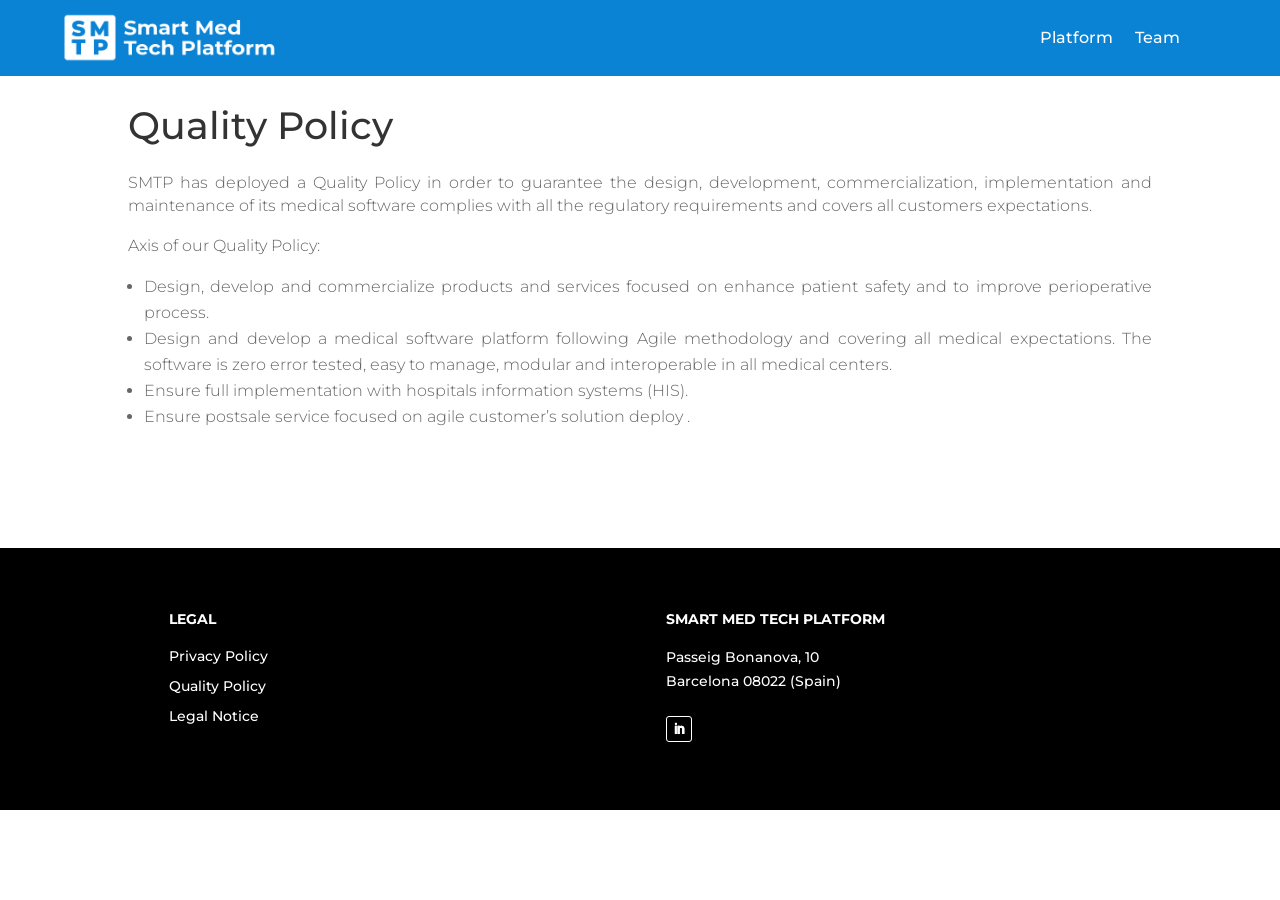
<file: quality-policy/index.html>
<!DOCTYPE html>
<html lang="en-US">
<head>
	<meta charset="UTF-8" />
<meta http-equiv="X-UA-Compatible" content="IE=edge">
	<script type="text/javascript">
		document.documentElement.className = 'js';
	</script>
	
	<title>Quality Policy | SMTP</title>
<style id="et-builder-googlefonts-cached-inline">/* Original: https://fonts.googleapis.com/css?family=Montserrat:100,100italic,200,200italic,300,300italic,regular,italic,500,500italic,600,600italic,700,700italic,800,800italic,900,900italic&#038;subset=latin,latin-ext&#038;display=swap *//* User Agent: Mozilla/5.0 (Unknown; Linux x86_64) AppleWebKit/538.1 (KHTML, like Gecko) Safari/538.1 Daum/4.1 */@font-face {font-family: 'Montserrat';font-style: italic;font-weight: 100;font-display: swap;src: url(../fonts/montserrat_v31_JTUFjIg1_i6t8kCHKm459Wx7xQYXK0vOoz6jq6R8WXZ0ow.ttf) format('truetype');}@font-face {font-family: 'Montserrat';font-style: italic;font-weight: 200;font-display: swap;src: url(../fonts/montserrat_v31_JTUFjIg1_i6t8kCHKm459Wx7xQYXK0vOoz6jqyR9WXZ0ow.ttf) format('truetype');}@font-face {font-family: 'Montserrat';font-style: italic;font-weight: 300;font-display: swap;src: url(../fonts/montserrat_v31_JTUFjIg1_i6t8kCHKm459Wx7xQYXK0vOoz6jq_p9WXZ0ow.ttf) format('truetype');}@font-face {font-family: 'Montserrat';font-style: italic;font-weight: 400;font-display: swap;src: url(../fonts/montserrat_v31_JTUFjIg1_i6t8kCHKm459Wx7xQYXK0vOoz6jq6R9WXZ0ow.ttf) format('truetype');}@font-face {font-family: 'Montserrat';font-style: italic;font-weight: 500;font-display: swap;src: url(../fonts/montserrat_v31_JTUFjIg1_i6t8kCHKm459Wx7xQYXK0vOoz6jq5Z9WXZ0ow.ttf) format('truetype');}@font-face {font-family: 'Montserrat';font-style: italic;font-weight: 600;font-display: swap;src: url(../fonts/montserrat_v31_JTUFjIg1_i6t8kCHKm459Wx7xQYXK0vOoz6jq3p6WXZ0ow.ttf) format('truetype');}@font-face {font-family: 'Montserrat';font-style: italic;font-weight: 700;font-display: swap;src: url(../fonts/montserrat_v31_JTUFjIg1_i6t8kCHKm459Wx7xQYXK0vOoz6jq0N6WXZ0ow.ttf) format('truetype');}@font-face {font-family: 'Montserrat';font-style: italic;font-weight: 800;font-display: swap;src: url(../fonts/montserrat_v31_JTUFjIg1_i6t8kCHKm459Wx7xQYXK0vOoz6jqyR6WXZ0ow.ttf) format('truetype');}@font-face {font-family: 'Montserrat';font-style: italic;font-weight: 900;font-display: swap;src: url(../fonts/montserrat_v31_JTUFjIg1_i6t8kCHKm459Wx7xQYXK0vOoz6jqw16WXZ0ow.ttf) format('truetype');}@font-face {font-family: 'Montserrat';font-style: normal;font-weight: 100;font-display: swap;src: url(../fonts/montserrat_v31_JTUHjIg1_i6t8kCHKm4532VJOt5-QNFgpCtr6Xw3aX8.ttf) format('truetype');}@font-face {font-family: 'Montserrat';font-style: normal;font-weight: 200;font-display: swap;src: url(../fonts/montserrat_v31_JTUHjIg1_i6t8kCHKm4532VJOt5-QNFgpCvr6Hw3aX8.ttf) format('truetype');}@font-face {font-family: 'Montserrat';font-style: normal;font-weight: 300;font-display: swap;src: url(../fonts/montserrat_v31_JTUHjIg1_i6t8kCHKm4532VJOt5-QNFgpCs16Hw3aX8.ttf) format('truetype');}@font-face {font-family: 'Montserrat';font-style: normal;font-weight: 400;font-display: swap;src: url(../fonts/montserrat_v31_JTUHjIg1_i6t8kCHKm4532VJOt5-QNFgpCtr6Hw3aX8.ttf) format('truetype');}@font-face {font-family: 'Montserrat';font-style: normal;font-weight: 500;font-display: swap;src: url(../fonts/montserrat_v31_JTUHjIg1_i6t8kCHKm4532VJOt5-QNFgpCtZ6Hw3aX8.ttf) format('truetype');}@font-face {font-family: 'Montserrat';font-style: normal;font-weight: 600;font-display: swap;src: url(../fonts/montserrat_v31_JTUHjIg1_i6t8kCHKm4532VJOt5-QNFgpCu173w3aX8.ttf) format('truetype');}@font-face {font-family: 'Montserrat';font-style: normal;font-weight: 700;font-display: swap;src: url(../fonts/montserrat_v31_JTUHjIg1_i6t8kCHKm4532VJOt5-QNFgpCuM73w3aX8.ttf) format('truetype');}@font-face {font-family: 'Montserrat';font-style: normal;font-weight: 800;font-display: swap;src: url(../fonts/montserrat_v31_JTUHjIg1_i6t8kCHKm4532VJOt5-QNFgpCvr73w3aX8.ttf) format('truetype');}@font-face {font-family: 'Montserrat';font-style: normal;font-weight: 900;font-display: swap;src: url(../fonts/montserrat_v31_JTUHjIg1_i6t8kCHKm4532VJOt5-QNFgpCvC73w3aX8.ttf) format('truetype');}/* User Agent: Mozilla/5.0 (Windows NT 6.1; WOW64; rv:27.0) Gecko/20100101 Firefox/27.0 */@font-face {font-family: 'Montserrat';font-style: italic;font-weight: 100;font-display: swap;src: url(../fonts/montserrat_v31_JTUFjIg1_i6t8kCHKm459Wx7xQYXK0vOoz6jq6R8WXZ0oA.woff) format('woff');}@font-face {font-family: 'Montserrat';font-style: italic;font-weight: 200;font-display: swap;src: url(../fonts/montserrat_v31_JTUFjIg1_i6t8kCHKm459Wx7xQYXK0vOoz6jqyR9WXZ0oA.woff) format('woff');}@font-face {font-family: 'Montserrat';font-style: italic;font-weight: 300;font-display: swap;src: url(../fonts/montserrat_v31_JTUFjIg1_i6t8kCHKm459Wx7xQYXK0vOoz6jq_p9WXZ0oA.woff) format('woff');}@font-face {font-family: 'Montserrat';font-style: italic;font-weight: 400;font-display: swap;src: url(../fonts/montserrat_v31_JTUFjIg1_i6t8kCHKm459Wx7xQYXK0vOoz6jq6R9WXZ0oA.woff) format('woff');}@font-face {font-family: 'Montserrat';font-style: italic;font-weight: 500;font-display: swap;src: url(../fonts/montserrat_v31_JTUFjIg1_i6t8kCHKm459Wx7xQYXK0vOoz6jq5Z9WXZ0oA.woff) format('woff');}@font-face {font-family: 'Montserrat';font-style: italic;font-weight: 600;font-display: swap;src: url(../fonts/montserrat_v31_JTUFjIg1_i6t8kCHKm459Wx7xQYXK0vOoz6jq3p6WXZ0oA.woff) format('woff');}@font-face {font-family: 'Montserrat';font-style: italic;font-weight: 700;font-display: swap;src: url(../fonts/montserrat_v31_JTUFjIg1_i6t8kCHKm459Wx7xQYXK0vOoz6jq0N6WXZ0oA.woff) format('woff');}@font-face {font-family: 'Montserrat';font-style: italic;font-weight: 800;font-display: swap;src: url(../fonts/montserrat_v31_JTUFjIg1_i6t8kCHKm459Wx7xQYXK0vOoz6jqyR6WXZ0oA.woff) format('woff');}@font-face {font-family: 'Montserrat';font-style: italic;font-weight: 900;font-display: swap;src: url(../fonts/montserrat_v31_JTUFjIg1_i6t8kCHKm459Wx7xQYXK0vOoz6jqw16WXZ0oA.woff) format('woff');}@font-face {font-family: 'Montserrat';font-style: normal;font-weight: 100;font-display: swap;src: url(../fonts/montserrat_v31_JTUHjIg1_i6t8kCHKm4532VJOt5-QNFgpCtr6Xw3aXw.woff) format('woff');}@font-face {font-family: 'Montserrat';font-style: normal;font-weight: 200;font-display: swap;src: url(../fonts/montserrat_v31_JTUHjIg1_i6t8kCHKm4532VJOt5-QNFgpCvr6Hw3aXw.woff) format('woff');}@font-face {font-family: 'Montserrat';font-style: normal;font-weight: 300;font-display: swap;src: url(../fonts/montserrat_v31_JTUHjIg1_i6t8kCHKm4532VJOt5-QNFgpCs16Hw3aXw.woff) format('woff');}@font-face {font-family: 'Montserrat';font-style: normal;font-weight: 400;font-display: swap;src: url(../fonts/montserrat_v31_JTUHjIg1_i6t8kCHKm4532VJOt5-QNFgpCtr6Hw3aXw.woff) format('woff');}@font-face {font-family: 'Montserrat';font-style: normal;font-weight: 500;font-display: swap;src: url(../fonts/montserrat_v31_JTUHjIg1_i6t8kCHKm4532VJOt5-QNFgpCtZ6Hw3aXw.woff) format('woff');}@font-face {font-family: 'Montserrat';font-style: normal;font-weight: 600;font-display: swap;src: url(../fonts/montserrat_v31_JTUHjIg1_i6t8kCHKm4532VJOt5-QNFgpCu173w3aXw.woff) format('woff');}@font-face {font-family: 'Montserrat';font-style: normal;font-weight: 700;font-display: swap;src: url(../fonts/montserrat_v31_JTUHjIg1_i6t8kCHKm4532VJOt5-QNFgpCuM73w3aXw.woff) format('woff');}@font-face {font-family: 'Montserrat';font-style: normal;font-weight: 800;font-display: swap;src: url(../fonts/montserrat_v31_JTUHjIg1_i6t8kCHKm4532VJOt5-QNFgpCvr73w3aXw.woff) format('woff');}@font-face {font-family: 'Montserrat';font-style: normal;font-weight: 900;font-display: swap;src: url(../fonts/montserrat_v31_JTUHjIg1_i6t8kCHKm4532VJOt5-QNFgpCvC73w3aXw.woff) format('woff');}/* User Agent: Mozilla/5.0 (Windows NT 6.3; rv:39.0) Gecko/20100101 Firefox/39.0 */@font-face {font-family: 'Montserrat';font-style: italic;font-weight: 100;font-display: swap;src: url(../fonts/montserrat_v31_JTUFjIg1_i6t8kCHKm459Wx7xQYXK0vOoz6jq6R8WXZ0pg.woff2) format('woff2');}@font-face {font-family: 'Montserrat';font-style: italic;font-weight: 200;font-display: swap;src: url(../fonts/montserrat_v31_JTUFjIg1_i6t8kCHKm459Wx7xQYXK0vOoz6jqyR9WXZ0pg.woff2) format('woff2');}@font-face {font-family: 'Montserrat';font-style: italic;font-weight: 300;font-display: swap;src: url(../fonts/montserrat_v31_JTUFjIg1_i6t8kCHKm459Wx7xQYXK0vOoz6jq_p9WXZ0pg.woff2) format('woff2');}@font-face {font-family: 'Montserrat';font-style: italic;font-weight: 400;font-display: swap;src: url(../fonts/montserrat_v31_JTUFjIg1_i6t8kCHKm459Wx7xQYXK0vOoz6jq6R9WXZ0pg.woff2) format('woff2');}@font-face {font-family: 'Montserrat';font-style: italic;font-weight: 500;font-display: swap;src: url(../fonts/montserrat_v31_JTUFjIg1_i6t8kCHKm459Wx7xQYXK0vOoz6jq5Z9WXZ0pg.woff2) format('woff2');}@font-face {font-family: 'Montserrat';font-style: italic;font-weight: 600;font-display: swap;src: url(../fonts/montserrat_v31_JTUFjIg1_i6t8kCHKm459Wx7xQYXK0vOoz6jq3p6WXZ0pg.woff2) format('woff2');}@font-face {font-family: 'Montserrat';font-style: italic;font-weight: 700;font-display: swap;src: url(../fonts/montserrat_v31_JTUFjIg1_i6t8kCHKm459Wx7xQYXK0vOoz6jq0N6WXZ0pg.woff2) format('woff2');}@font-face {font-family: 'Montserrat';font-style: italic;font-weight: 800;font-display: swap;src: url(../fonts/montserrat_v31_JTUFjIg1_i6t8kCHKm459Wx7xQYXK0vOoz6jqyR6WXZ0pg.woff2) format('woff2');}@font-face {font-family: 'Montserrat';font-style: italic;font-weight: 900;font-display: swap;src: url(../fonts/montserrat_v31_JTUFjIg1_i6t8kCHKm459Wx7xQYXK0vOoz6jqw16WXZ0pg.woff2) format('woff2');}@font-face {font-family: 'Montserrat';font-style: normal;font-weight: 100;font-display: swap;src: url(../fonts/montserrat_v31_JTUHjIg1_i6t8kCHKm4532VJOt5-QNFgpCtr6Xw3aXo.woff2) format('woff2');}@font-face {font-family: 'Montserrat';font-style: normal;font-weight: 200;font-display: swap;src: url(../fonts/montserrat_v31_JTUHjIg1_i6t8kCHKm4532VJOt5-QNFgpCvr6Hw3aXo.woff2) format('woff2');}@font-face {font-family: 'Montserrat';font-style: normal;font-weight: 300;font-display: swap;src: url(../fonts/montserrat_v31_JTUHjIg1_i6t8kCHKm4532VJOt5-QNFgpCs16Hw3aXo.woff2) format('woff2');}@font-face {font-family: 'Montserrat';font-style: normal;font-weight: 400;font-display: swap;src: url(../fonts/montserrat_v31_JTUHjIg1_i6t8kCHKm4532VJOt5-QNFgpCtr6Hw3aXo.woff2) format('woff2');}@font-face {font-family: 'Montserrat';font-style: normal;font-weight: 500;font-display: swap;src: url(../fonts/montserrat_v31_JTUHjIg1_i6t8kCHKm4532VJOt5-QNFgpCtZ6Hw3aXo.woff2) format('woff2');}@font-face {font-family: 'Montserrat';font-style: normal;font-weight: 600;font-display: swap;src: url(../fonts/montserrat_v31_JTUHjIg1_i6t8kCHKm4532VJOt5-QNFgpCu173w3aXo.woff2) format('woff2');}@font-face {font-family: 'Montserrat';font-style: normal;font-weight: 700;font-display: swap;src: url(../fonts/montserrat_v31_JTUHjIg1_i6t8kCHKm4532VJOt5-QNFgpCuM73w3aXo.woff2) format('woff2');}@font-face {font-family: 'Montserrat';font-style: normal;font-weight: 800;font-display: swap;src: url(../fonts/montserrat_v31_JTUHjIg1_i6t8kCHKm4532VJOt5-QNFgpCvr73w3aXo.woff2) format('woff2');}@font-face {font-family: 'Montserrat';font-style: normal;font-weight: 900;font-display: swap;src: url(../fonts/montserrat_v31_JTUHjIg1_i6t8kCHKm4532VJOt5-QNFgpCvC73w3aXo.woff2) format('woff2');}</style><meta name='robots' content='max-image-preview:large' />
<script type="text/javascript">
			let jqueryParams=[],jQuery=function(r){return jqueryParams=[...jqueryParams,r],jQuery},$=function(r){return jqueryParams=[...jqueryParams,r],$};window.jQuery=jQuery,window.$=jQuery;let customHeadScripts=!1;jQuery.fn=jQuery.prototype={},$.fn=jQuery.prototype={},jQuery.noConflict=function(r){if(window.jQuery)return jQuery=window.jQuery,$=window.jQuery,customHeadScripts=!0,jQuery.noConflict},jQuery.ready=function(r){jqueryParams=[...jqueryParams,r]},$.ready=function(r){jqueryParams=[...jqueryParams,r]},jQuery.load=function(r){jqueryParams=[...jqueryParams,r]},$.load=function(r){jqueryParams=[...jqueryParams,r]},jQuery.fn.ready=function(r){jqueryParams=[...jqueryParams,r]},$.fn.ready=function(r){jqueryParams=[...jqueryParams,r]};</script><meta content="Divi v.4.11.3" name="generator"/><style id='divi-style-inline-inline-css' type='text/css'>
/*!
Theme Name: Divi
Theme URI: http://www.elegantthemes.com/gallery/divi/
Version: 4.11.3
Description: Smart. Flexible. Beautiful. Divi is the most powerful theme in our collection.
Author: Elegant Themes
Author URI: http://www.elegantthemes.com
License: GNU General Public License v2
License URI: http://www.gnu.org/licenses/gpl-2.0.html
*/

a,abbr,acronym,address,applet,b,big,blockquote,body,center,cite,code,dd,del,dfn,div,dl,dt,em,fieldset,font,form,h1,h2,h3,h4,h5,h6,html,i,iframe,img,ins,kbd,label,legend,li,object,ol,p,pre,q,s,samp,small,span,strike,strong,sub,sup,tt,u,ul,var{margin:0;padding:0;border:0;outline:0;font-size:100%;-ms-text-size-adjust:100%;-webkit-text-size-adjust:100%;vertical-align:baseline;background:transparent}body{line-height:1}ol,ul{list-style:none}blockquote,q{quotes:none}blockquote:after,blockquote:before,q:after,q:before{content:"";content:none}blockquote{margin:20px 0 30px;border-left:5px solid;padding-left:20px}:focus{outline:0}del{text-decoration:line-through}pre{overflow:auto;padding:10px}figure{margin:0}table{border-collapse:collapse;border-spacing:0}article,aside,footer,header,hgroup,nav,section{display:block}body{font-family:Open Sans,Arial,sans-serif;font-size:14px;color:#666;background-color:#fff;line-height:1.7em;font-weight:500;-webkit-font-smoothing:antialiased;-moz-osx-font-smoothing:grayscale}body.page-template-page-template-blank-php #page-container{padding-top:0!important}body.et_cover_background{background-size:cover!important;background-position:top!important;background-repeat:no-repeat!important;background-attachment:fixed}a{color:#2ea3f2}a,a:hover{text-decoration:none}p{padding-bottom:1em}p:not(.has-background):last-of-type{padding-bottom:0}p.et_normal_padding{padding-bottom:1em}strong{font-weight:700}cite,em,i{font-style:italic}code,pre{font-family:Courier New,monospace;margin-bottom:10px}ins{text-decoration:none}sub,sup{height:0;line-height:1;position:relative;vertical-align:baseline}sup{bottom:.8em}sub{top:.3em}dl{margin:0 0 1.5em}dl dt{font-weight:700}dd{margin-left:1.5em}blockquote p{padding-bottom:0}embed,iframe,object,video{max-width:100%}h1,h2,h3,h4,h5,h6{color:#333;padding-bottom:10px;line-height:1em;font-weight:500}h1 a,h2 a,h3 a,h4 a,h5 a,h6 a{color:inherit}h1{font-size:30px}h2{font-size:26px}h3{font-size:22px}h4{font-size:18px}h5{font-size:16px}h6{font-size:14px}input{-webkit-appearance:none}input[type=checkbox]{-webkit-appearance:checkbox}input[type=radio]{-webkit-appearance:radio}input.text,input.title,input[type=email],input[type=password],input[type=tel],input[type=text],select,textarea{background-color:#fff;border:1px solid #bbb;padding:2px;color:#4e4e4e}input.text:focus,input.title:focus,input[type=text]:focus,select:focus,textarea:focus{border-color:#2d3940;color:#3e3e3e}input.text,input.title,input[type=text],select,textarea{margin:0}textarea{padding:4px}button,input,select,textarea{font-family:inherit}img{max-width:100%;height:auto}.clear{clear:both}br.clear{margin:0;padding:0}.pagination{clear:both}#et_search_icon:hover,.et-social-icon a:hover,.et_password_protected_form .et_submit_button,.form-submit .et_pb_buttontton.alt.disabled,.nav-single a,.posted_in a{color:#2ea3f2}.et-search-form,blockquote{border-color:#2ea3f2}#main-content{background-color:#fff}.container{width:80%;max-width:1080px;margin:auto;position:relative}body:not(.et-tb) #main-content .container,body:not(.et-tb-has-header) #main-content .container{padding-top:58px}.et_full_width_page #main-content .container:before{display:none}.main_title{margin-bottom:20px}.et_password_protected_form .et_submit_button:hover,.form-submit .et_pb_button:hover{background:rgba(0,0,0,.05)}.et_button_icon_visible .et_pb_button{padding-right:2em;padding-left:.7em}.et_button_icon_visible .et_pb_button:after{opacity:1;margin-left:0}.et_button_left .et_pb_button:hover:after{left:.15em}.et_button_left .et_pb_button:after{margin-left:0;left:1em}.et_button_icon_visible.et_button_left .et_pb_button,.et_button_left .et_pb_button:hover,.et_button_left .et_pb_module .et_pb_button:hover{padding-left:2em;padding-right:.7em}.et_button_icon_visible.et_button_left .et_pb_button:after,.et_button_left .et_pb_button:hover:after{left:.15em}.et_password_protected_form .et_submit_button:hover,.form-submit .et_pb_button:hover{padding:.3em 1em}.et_button_no_icon .et_pb_button:after{display:none}.et_button_no_icon.et_button_icon_visible.et_button_left .et_pb_button,.et_button_no_icon.et_button_left .et_pb_button:hover,.et_button_no_icon .et_pb_button,.et_button_no_icon .et_pb_button:hover{padding:.3em 1em!important}.et_button_custom_icon .et_pb_button:after{line-height:1.7em}.et_button_custom_icon.et_button_icon_visible .et_pb_button:after,.et_button_custom_icon .et_pb_button:hover:after{margin-left:.3em}#left-area .post_format-post-format-gallery .wp-block-gallery:first-of-type{padding:0;margin-bottom:-16px}.entry-content table:not(.variations){border:1px solid #eee;margin:0 0 15px;text-align:left;width:100%}.entry-content thead th,.entry-content tr th{color:#555;font-weight:700;padding:9px 24px}.entry-content tr td{border-top:1px solid #eee;padding:6px 24px}#left-area ul,.entry-content ul,.et-l--body ul,.et-l--footer ul,.et-l--header ul{list-style-type:disc;padding:0 0 23px 1em;line-height:26px}#left-area ol,.entry-content ol,.et-l--body ol,.et-l--footer ol,.et-l--header ol{list-style-type:decimal;list-style-position:inside;padding:0 0 23px;line-height:26px}#left-area ul li ul,.entry-content ul li ol{padding:2px 0 2px 20px}#left-area ol li ul,.entry-content ol li ol,.et-l--body ol li ol,.et-l--footer ol li ol,.et-l--header ol li ol{padding:2px 0 2px 35px}#left-area ul.wp-block-gallery{display:-webkit-box;display:-ms-flexbox;display:flex;-ms-flex-wrap:wrap;flex-wrap:wrap;list-style-type:none;padding:0}#left-area ul.products{padding:0!important;line-height:1.7!important;list-style:none!important}.gallery-item a{display:block}.gallery-caption,.gallery-item a{width:90%}#wpadminbar{z-index:100001}#left-area .post-meta{font-size:14px;padding-bottom:15px}#left-area .post-meta a{text-decoration:none;color:#666}#left-area .et_featured_image{padding-bottom:7px}.single .post{padding-bottom:25px}body.single .et_audio_content{margin-bottom:-6px}.nav-single a{text-decoration:none;color:#2ea3f2;font-size:14px;font-weight:400}.nav-previous{float:left}.nav-next{float:right}.et_password_protected_form p input{background-color:#eee;border:none!important;width:100%!important;border-radius:0!important;font-size:14px;color:#999!important;padding:16px!important;-webkit-box-sizing:border-box;box-sizing:border-box}.et_password_protected_form label{display:none}.et_password_protected_form .et_submit_button{font-family:inherit;display:block;float:right;margin:8px auto 0;cursor:pointer}.post-password-required p.nocomments.container{max-width:100%}.post-password-required p.nocomments.container:before{display:none}.aligncenter,div.post .new-post .aligncenter{display:block;margin-left:auto;margin-right:auto}.wp-caption{border:1px solid #ddd;text-align:center;background-color:#f3f3f3;margin-bottom:10px;max-width:96%;padding:8px}.wp-caption.alignleft{margin:0 30px 20px 0}.wp-caption.alignright{margin:0 0 20px 30px}.wp-caption img{margin:0;padding:0;border:0}.wp-caption p.wp-caption-text{font-size:12px;padding:0 4px 5px;margin:0}.alignright{float:right}.alignleft{float:left}img.alignleft{display:inline;float:left;margin-right:15px}img.alignright{display:inline;float:right;margin-left:15px}.page.et_pb_pagebuilder_layout #main-content{background-color:transparent}body #main-content .et_builder_inner_content>h1,body #main-content .et_builder_inner_content>h2,body #main-content .et_builder_inner_content>h3,body #main-content .et_builder_inner_content>h4,body #main-content .et_builder_inner_content>h5,body #main-content .et_builder_inner_content>h6{line-height:1.4em}body #main-content .et_builder_inner_content>p{line-height:1.7em}.wp-block-pullquote{margin:20px 0 30px}.wp-block-pullquote.has-background blockquote{border-left:none}.wp-block-group.has-background{padding:1.5em 1.5em .5em}@media (min-width:981px){#left-area{width:79.125%;padding-bottom:23px}#main-content .container:before{content:"";position:absolute;top:0;height:100%;width:1px;background-color:#e2e2e2}.et_full_width_page #left-area,.et_no_sidebar #left-area{float:none;width:100%!important}.et_full_width_page #left-area{padding-bottom:0}.et_no_sidebar #main-content .container:before{display:none}}@media (max-width:980px){#page-container{padding-top:80px}.et-tb #page-container,.et-tb-has-header #page-container{padding-top:0!important}#left-area,#sidebar{width:100%!important}#main-content .container:before{display:none!important}.et_full_width_page .et_gallery_item:nth-child(4n+1){clear:none}}@media print{#page-container{padding-top:0!important}}#wp-admin-bar-et-use-visual-builder a:before{font-family:ETmodules!important;content:"\e625";font-size:30px!important;width:28px;margin-top:-3px;color:#974df3!important}#wp-admin-bar-et-use-visual-builder:hover a:before{color:#fff!important}#wp-admin-bar-et-use-visual-builder:hover a,#wp-admin-bar-et-use-visual-builder a:hover{transition:background-color .5s ease;-webkit-transition:background-color .5s ease;-moz-transition:background-color .5s ease;background-color:#7e3bd0!important;color:#fff!important}* html .clearfix,:first-child+html .clearfix{zoom:1}.iphone .et_pb_section_video_bg video::-webkit-media-controls-start-playback-button{display:none!important;-webkit-appearance:none}.et_mobile_device .et_pb_section_parallax .et_pb_parallax_css{background-attachment:scroll}.et-social-facebook a.icon:before{content:"\e093"}.et-social-twitter a.icon:before{content:"\e094"}.et-social-google-plus a.icon:before{content:"\e096"}.et-social-instagram a.icon:before{content:"\e09a"}.et-social-rss a.icon:before{content:"\e09e"}.ai1ec-single-event:after{content:" ";display:table;clear:both}.evcal_event_details .evcal_evdata_cell .eventon_details_shading_bot.eventon_details_shading_bot{z-index:3}.wp-block-divi-layout{margin-bottom:1em}*{-webkit-box-sizing:border-box;box-sizing:border-box}#et-info-email:before,#et-info-phone:before,#et_search_icon:before,.comment-reply-link:after,.et-cart-info span:before,.et-pb-arrow-next:before,.et-pb-arrow-prev:before,.et-social-icon a:before,.et_audio_container .mejs-playpause-button button:before,.et_audio_container .mejs-volume-button button:before,.et_overlay:before,.et_password_protected_form .et_submit_button:after,.et_pb_button:after,.et_pb_contact_reset:after,.et_pb_contact_submit:after,.et_pb_font_icon:before,.et_pb_newsletter_button:after,.et_pb_pricing_table_button:after,.et_pb_promo_button:after,.et_pb_social_icon a.icon:before,.et_pb_testimonial:before,.et_pb_toggle_title:before,.form-submit .et_pb_button:after,.mobile_menu_bar:before,a.et_pb_more_button:after{font-family:ETmodules!important;speak:none;font-style:normal;font-weight:400;-webkit-font-feature-settings:normal;font-feature-settings:normal;font-variant:normal;text-transform:none;line-height:1;-webkit-font-smoothing:antialiased;-moz-osx-font-smoothing:grayscale;text-shadow:0 0;direction:ltr}.et_pb_custom_button_icon.et_pb_button:after,.et_pb_login .et_pb_custom_button_icon.et_pb_button:after{content:attr(data-icon)}.et_pb_woo_custom_button_icon .et_pb_custom_button_icon.et_pb_button:after{content:attr(data-icon)!important}.et-pb-icon{font-family:ETmodules;content:attr(data-icon);speak:none;font-weight:400;-webkit-font-feature-settings:normal;font-feature-settings:normal;font-variant:normal;text-transform:none;line-height:1;-webkit-font-smoothing:antialiased;font-size:96px;font-style:normal;display:inline-block;-webkit-box-sizing:border-box;box-sizing:border-box;direction:ltr}#et-ajax-saving{display:none;-webkit-transition:background .3s,-webkit-box-shadow .3s;transition:background .3s,-webkit-box-shadow .3s;transition:background .3s,box-shadow .3s;transition:background .3s,box-shadow .3s,-webkit-box-shadow .3s;-webkit-box-shadow:rgba(0,139,219,.247059) 0 0 60px;box-shadow:0 0 60px rgba(0,139,219,.247059);position:fixed;top:50%;left:50%;width:50px;height:50px;background:#fff;border-radius:50px;margin:-25px 0 0 -25px;z-index:999999;text-align:center}#et-ajax-saving img{margin:9px}.et-safe-mode-indicator,.et-safe-mode-indicator:focus,.et-safe-mode-indicator:hover{-webkit-box-shadow:0 5px 10px rgba(41,196,169,.15);box-shadow:0 5px 10px rgba(41,196,169,.15);background:#29c4a9;color:#fff;font-size:14px;font-weight:600;padding:12px;line-height:16px;border-radius:3px;position:fixed;bottom:30px;right:30px;z-index:999999;text-decoration:none;font-family:Open Sans,sans-serif;-webkit-font-smoothing:antialiased;-moz-osx-font-smoothing:grayscale}.et_pb_button{font-size:20px;font-weight:500;padding:.3em 1em;line-height:1.7em!important;background-color:transparent;background-size:cover;background-position:50%;background-repeat:no-repeat;border:2px solid;border-radius:3px;-webkit-transition-duration:.2s;transition-duration:.2s;-webkit-transition-property:all!important;transition-property:all!important}.et_pb_button,.et_pb_button_inner{position:relative}.et_pb_button:hover,.et_pb_module .et_pb_button:hover{border:2px solid transparent;padding:.3em 2em .3em .7em}.et_pb_button:hover{background-color:hsla(0,0%,100%,.2)}.et_pb_bg_layout_light.et_pb_button:hover,.et_pb_bg_layout_light .et_pb_button:hover{background-color:rgba(0,0,0,.05)}.et_pb_button:after,.et_pb_button:before{font-size:32px;line-height:1em;content:"\35";opacity:0;position:absolute;margin-left:-1em;-webkit-transition:all .2s;transition:all .2s;text-transform:none;-webkit-font-feature-settings:"kern" off;font-feature-settings:"kern" off;font-variant:none;font-style:normal;font-weight:400;text-shadow:none}.et_pb_button.et_hover_enabled:hover:after,.et_pb_button.et_pb_hovered:hover:after{-webkit-transition:none!important;transition:none!important}.et_pb_button:before{display:none}.et_pb_button:hover:after{opacity:1;margin-left:0}.et_pb_column_1_3 h1,.et_pb_column_1_4 h1,.et_pb_column_1_5 h1,.et_pb_column_1_6 h1,.et_pb_column_2_5 h1{font-size:26px}.et_pb_column_1_3 h2,.et_pb_column_1_4 h2,.et_pb_column_1_5 h2,.et_pb_column_1_6 h2,.et_pb_column_2_5 h2{font-size:23px}.et_pb_column_1_3 h3,.et_pb_column_1_4 h3,.et_pb_column_1_5 h3,.et_pb_column_1_6 h3,.et_pb_column_2_5 h3{font-size:20px}.et_pb_column_1_3 h4,.et_pb_column_1_4 h4,.et_pb_column_1_5 h4,.et_pb_column_1_6 h4,.et_pb_column_2_5 h4{font-size:18px}.et_pb_column_1_3 h5,.et_pb_column_1_4 h5,.et_pb_column_1_5 h5,.et_pb_column_1_6 h5,.et_pb_column_2_5 h5{font-size:16px}.et_pb_column_1_3 h6,.et_pb_column_1_4 h6,.et_pb_column_1_5 h6,.et_pb_column_1_6 h6,.et_pb_column_2_5 h6{font-size:15px}.et_pb_bg_layout_dark,.et_pb_bg_layout_dark h1,.et_pb_bg_layout_dark h2,.et_pb_bg_layout_dark h3,.et_pb_bg_layout_dark h4,.et_pb_bg_layout_dark h5,.et_pb_bg_layout_dark h6{color:#fff!important}.et_pb_module.et_pb_text_align_left{text-align:left}.et_pb_module.et_pb_text_align_center{text-align:center}.et_pb_module.et_pb_text_align_right{text-align:right}.et_pb_module.et_pb_text_align_justified{text-align:justify}.clearfix:after{visibility:hidden;display:block;font-size:0;content:" ";clear:both;height:0}.et_pb_bg_layout_light .et_pb_more_button{color:#2ea3f2}.et_builder_inner_content{position:relative;z-index:1}header .et_builder_inner_content{z-index:2}.et_pb_css_mix_blend_mode_passthrough{mix-blend-mode:unset!important}.et_pb_image_container{margin:-20px -20px 29px}.et_pb_module_inner{position:relative}.et_hover_enabled_preview{z-index:2}.et_hover_enabled:hover{position:relative;z-index:2}.et_pb_all_tabs,.et_pb_module,.et_pb_posts_nav a,.et_pb_tab,.et_pb_with_background{background-size:cover;background-position:50%;background-repeat:no-repeat}.et_pb_with_border{position:relative;border:0 solid #333}.post-password-required .et_pb_row{padding:0;width:100%}.post-password-required .et_password_protected_form{min-height:0}body.et_pb_pagebuilder_layout.et_pb_show_title .post-password-required .et_password_protected_form h1,body:not(.et_pb_pagebuilder_layout) .post-password-required .et_password_protected_form h1{display:none}.et_pb_no_bg{padding:0!important}.et_overlay.et_pb_inline_icon:before,.et_pb_inline_icon:before{content:attr(data-icon)}.et_pb_more_button{color:inherit;text-shadow:none;text-decoration:none;display:inline-block;margin-top:20px}.et_parallax_bg_wrap{overflow:hidden;position:absolute;top:0;right:0;bottom:0;left:0}.et_parallax_bg{background-repeat:no-repeat;background-position:top;background-size:cover;position:absolute;bottom:0;left:0;width:100%;height:100%;display:block}.et_parallax_bg.et_parallax_bg__hover,.et_parallax_bg.et_parallax_bg_phone,.et_parallax_bg.et_parallax_bg_tablet,.et_pb_section_parallax_hover:hover .et_parallax_bg:not(.et_parallax_bg__hover){display:none}.et_pb_section_parallax_hover:hover .et_parallax_bg.et_parallax_bg__hover{display:block}.et_pb_module.et_pb_section_parallax,.et_pb_posts_nav a.et_pb_section_parallax,.et_pb_tab.et_pb_section_parallax{position:relative}.et_pb_section_parallax .et_pb_parallax_css,.et_pb_slides .et_parallax_bg.et_pb_parallax_css{background-attachment:fixed}body.et-bfb .et_pb_section_parallax .et_pb_parallax_css,body.et-bfb .et_pb_slides .et_parallax_bg.et_pb_parallax_css{background-attachment:scroll;bottom:auto}.et_pb_section_parallax.et_pb_column .et_pb_module,.et_pb_section_parallax.et_pb_row .et_pb_column,.et_pb_section_parallax.et_pb_row .et_pb_module{z-index:9;position:relative}.et_pb_more_button:hover:after{opacity:1;margin-left:0}.et_pb_preload .et_pb_section_video_bg,.et_pb_preload>div{visibility:hidden}.et_pb_preload,.et_pb_section.et_pb_section_video.et_pb_preload{position:relative;background:#464646!important}.et_pb_preload:before{content:"";position:absolute;top:50%;left:50%;background:url(../wp-content/themes/Divi/includes/builder/styles/images/preloader.gif) no-repeat;border-radius:32px;width:32px;height:32px;margin:-16px 0 0 -16px}.box-shadow-overlay{position:absolute;top:0;left:0;width:100%;height:100%;z-index:10;pointer-events:none}.et_pb_section>.box-shadow-overlay~.et_pb_row{z-index:11}.et_pb_row>.box-shadow-overlay{z-index:8}.has-box-shadow-overlay{position:relative}.et_clickable{cursor:pointer}.screen-reader-text{border:0;clip:rect(1px,1px,1px,1px);-webkit-clip-path:inset(50%);clip-path:inset(50%);height:1px;margin:-1px;overflow:hidden;padding:0;position:absolute!important;width:1px;word-wrap:normal!important}.et_multi_view_hidden,.et_multi_view_hidden_image{display:none!important}@keyframes multi-view-image-fade{0%{opacity:0}10%{opacity:.1}20%{opacity:.2}30%{opacity:.3}40%{opacity:.4}50%{opacity:.5}60%{opacity:.6}70%{opacity:.7}80%{opacity:.8}90%{opacity:.9}to{opacity:1}}.et_multi_view_image__loading{visibility:hidden}.et_multi_view_image__loaded{-webkit-animation:multi-view-image-fade .5s;animation:multi-view-image-fade .5s}#et-pb-motion-effects-offset-tracker{visibility:hidden!important;opacity:0;position:absolute;top:0;left:0}.et-pb-before-scroll-animation{opacity:0}header.et-l.et-l--header:after{clear:both;display:block;content:""}.et_pb_module{-webkit-animation-timing-function:linear;animation-timing-function:linear;-webkit-animation-duration:.2s;animation-duration:.2s}@-webkit-keyframes fadeBottom{0%{opacity:0;-webkit-transform:translateY(10%);transform:translateY(10%)}to{opacity:1;-webkit-transform:translateY(0);transform:translateY(0)}}@keyframes fadeBottom{0%{opacity:0;-webkit-transform:translateY(10%);transform:translateY(10%)}to{opacity:1;-webkit-transform:translateY(0);transform:translateY(0)}}@-webkit-keyframes fadeLeft{0%{opacity:0;-webkit-transform:translateX(-10%);transform:translateX(-10%)}to{opacity:1;-webkit-transform:translateX(0);transform:translateX(0)}}@keyframes fadeLeft{0%{opacity:0;-webkit-transform:translateX(-10%);transform:translateX(-10%)}to{opacity:1;-webkit-transform:translateX(0);transform:translateX(0)}}@-webkit-keyframes fadeRight{0%{opacity:0;-webkit-transform:translateX(10%);transform:translateX(10%)}to{opacity:1;-webkit-transform:translateX(0);transform:translateX(0)}}@keyframes fadeRight{0%{opacity:0;-webkit-transform:translateX(10%);transform:translateX(10%)}to{opacity:1;-webkit-transform:translateX(0);transform:translateX(0)}}@-webkit-keyframes fadeTop{0%{opacity:0;-webkit-transform:translateY(-10%);transform:translateY(-10%)}to{opacity:1;-webkit-transform:translateX(0);transform:translateX(0)}}@keyframes fadeTop{0%{opacity:0;-webkit-transform:translateY(-10%);transform:translateY(-10%)}to{opacity:1;-webkit-transform:translateX(0);transform:translateX(0)}}@-webkit-keyframes fadeIn{0%{opacity:0}to{opacity:1}}@keyframes fadeIn{0%{opacity:0}to{opacity:1}}.et-waypoint:not(.et_pb_counters){opacity:0}@media (min-width:981px){.et_pb_section.et_section_specialty div.et_pb_row .et_pb_column .et_pb_column .et_pb_module.et-last-child,.et_pb_section.et_section_specialty div.et_pb_row .et_pb_column .et_pb_column .et_pb_module:last-child,.et_pb_section.et_section_specialty div.et_pb_row .et_pb_column .et_pb_row_inner .et_pb_column .et_pb_module.et-last-child,.et_pb_section.et_section_specialty div.et_pb_row .et_pb_column .et_pb_row_inner .et_pb_column .et_pb_module:last-child,.et_pb_section div.et_pb_row .et_pb_column .et_pb_module.et-last-child,.et_pb_section div.et_pb_row .et_pb_column .et_pb_module:last-child{margin-bottom:0}}@media (max-width:980px){.et_overlay.et_pb_inline_icon_tablet:before,.et_pb_inline_icon_tablet:before{content:attr(data-icon-tablet)}.et_parallax_bg.et_parallax_bg_tablet_exist{display:none}.et_parallax_bg.et_parallax_bg_tablet{display:block}.et_pb_column .et_pb_module{margin-bottom:30px}.et_pb_row .et_pb_column .et_pb_module.et-last-child,.et_pb_row .et_pb_column .et_pb_module:last-child,.et_section_specialty .et_pb_row .et_pb_column .et_pb_module.et-last-child,.et_section_specialty .et_pb_row .et_pb_column .et_pb_module:last-child{margin-bottom:0}.et_pb_more_button{display:inline-block!important}.et_pb_bg_layout_light_tablet.et_pb_button,.et_pb_bg_layout_light_tablet.et_pb_module.et_pb_button,.et_pb_bg_layout_light_tablet .et_pb_more_button{color:#2ea3f2}.et_pb_bg_layout_light_tablet .et_pb_forgot_password a{color:#666}.et_pb_bg_layout_light_tablet h1,.et_pb_bg_layout_light_tablet h2,.et_pb_bg_layout_light_tablet h3,.et_pb_bg_layout_light_tablet h4,.et_pb_bg_layout_light_tablet h5,.et_pb_bg_layout_light_tablet h6{color:#333!important}.et_pb_module .et_pb_bg_layout_light_tablet.et_pb_button{color:#2ea3f2!important}.et_pb_bg_layout_light_tablet{color:#666!important}.et_pb_bg_layout_dark_tablet,.et_pb_bg_layout_dark_tablet h1,.et_pb_bg_layout_dark_tablet h2,.et_pb_bg_layout_dark_tablet h3,.et_pb_bg_layout_dark_tablet h4,.et_pb_bg_layout_dark_tablet h5,.et_pb_bg_layout_dark_tablet h6{color:#fff!important}.et_pb_bg_layout_dark_tablet.et_pb_button,.et_pb_bg_layout_dark_tablet.et_pb_module.et_pb_button,.et_pb_bg_layout_dark_tablet .et_pb_more_button{color:inherit}.et_pb_bg_layout_dark_tablet .et_pb_forgot_password a{color:#fff}.et_pb_module.et_pb_text_align_left-tablet{text-align:left}.et_pb_module.et_pb_text_align_center-tablet{text-align:center}.et_pb_module.et_pb_text_align_right-tablet{text-align:right}.et_pb_module.et_pb_text_align_justified-tablet{text-align:justify}}@media (max-width:767px){.et_pb_more_button{display:inline-block!important}.et_overlay.et_pb_inline_icon_phone:before,.et_pb_inline_icon_phone:before{content:attr(data-icon-phone)}.et_parallax_bg.et_parallax_bg_phone_exist{display:none}.et_parallax_bg.et_parallax_bg_phone{display:block}.et-hide-mobile{display:none!important}.et_pb_bg_layout_light_phone.et_pb_button,.et_pb_bg_layout_light_phone.et_pb_module.et_pb_button,.et_pb_bg_layout_light_phone .et_pb_more_button{color:#2ea3f2}.et_pb_bg_layout_light_phone .et_pb_forgot_password a{color:#666}.et_pb_bg_layout_light_phone h1,.et_pb_bg_layout_light_phone h2,.et_pb_bg_layout_light_phone h3,.et_pb_bg_layout_light_phone h4,.et_pb_bg_layout_light_phone h5,.et_pb_bg_layout_light_phone h6{color:#333!important}.et_pb_module .et_pb_bg_layout_light_phone.et_pb_button{color:#2ea3f2!important}.et_pb_bg_layout_light_phone{color:#666!important}.et_pb_bg_layout_dark_phone,.et_pb_bg_layout_dark_phone h1,.et_pb_bg_layout_dark_phone h2,.et_pb_bg_layout_dark_phone h3,.et_pb_bg_layout_dark_phone h4,.et_pb_bg_layout_dark_phone h5,.et_pb_bg_layout_dark_phone h6{color:#fff!important}.et_pb_bg_layout_dark_phone.et_pb_button,.et_pb_bg_layout_dark_phone.et_pb_module.et_pb_button,.et_pb_bg_layout_dark_phone .et_pb_more_button{color:inherit}.et_pb_module .et_pb_bg_layout_dark_phone.et_pb_button{color:#fff!important}.et_pb_bg_layout_dark_phone .et_pb_forgot_password a{color:#fff}.et_pb_module.et_pb_text_align_left-phone{text-align:left}.et_pb_module.et_pb_text_align_center-phone{text-align:center}.et_pb_module.et_pb_text_align_right-phone{text-align:right}.et_pb_module.et_pb_text_align_justified-phone{text-align:justify}}@media (max-width:479px){a.et_pb_more_button{display:block}}@media (min-width:768px) and (max-width:980px){[data-et-multi-view-load-tablet-hidden=true]:not(.et_multi_view_swapped){display:none!important}}@media (max-width:767px){[data-et-multi-view-load-phone-hidden=true]:not(.et_multi_view_swapped){display:none!important}}@-webkit-keyframes multi-view-image-fade{0%{-webkit-transform:scale(1);transform:scale(1);opacity:1}50%{-webkit-transform:scale(1.01);transform:scale(1.01);opacity:1}to{-webkit-transform:scale(1);transform:scale(1);opacity:1}}
</style>
<style id='divi-dynamic-critical-inline-css' type='text/css'>
@font-face{font-family:ETmodules;font-display:block;src:url(../wp-content/themes/Divi/core/admin/fonts/modules/social/modules.eot);src:url(../wp-content/themes/Divi/core/admin/fonts/modules/social/modules.eot?#iefix) format("embedded-opentype"),url(../wp-content/themes/Divi/core/admin/fonts/modules/social/modules.ttf) format("truetype"),url(../wp-content/themes/Divi/core/admin/fonts/modules/social/modules.woff) format("woff"),url(../wp-content/themes/Divi/core/admin/fonts/modules/social/modules.svg#ETmodules) format("svg");font-weight:400;font-style:normal}
@media (min-width:981px){.et_pb_gutters3 .et_pb_column,.et_pb_gutters3.et_pb_row .et_pb_column{margin-right:5.5%}.et_pb_gutters3 .et_pb_column_4_4,.et_pb_gutters3.et_pb_row .et_pb_column_4_4{width:100%}.et_pb_gutters3 .et_pb_column_4_4 .et_pb_module,.et_pb_gutters3.et_pb_row .et_pb_column_4_4 .et_pb_module{margin-bottom:2.75%}.et_pb_gutters3 .et_pb_column_3_4,.et_pb_gutters3.et_pb_row .et_pb_column_3_4{width:73.625%}.et_pb_gutters3 .et_pb_column_3_4 .et_pb_module,.et_pb_gutters3.et_pb_row .et_pb_column_3_4 .et_pb_module{margin-bottom:3.735%}.et_pb_gutters3 .et_pb_column_2_3,.et_pb_gutters3.et_pb_row .et_pb_column_2_3{width:64.833%}.et_pb_gutters3 .et_pb_column_2_3 .et_pb_module,.et_pb_gutters3.et_pb_row .et_pb_column_2_3 .et_pb_module{margin-bottom:4.242%}.et_pb_gutters3 .et_pb_column_3_5,.et_pb_gutters3.et_pb_row .et_pb_column_3_5{width:57.8%}.et_pb_gutters3 .et_pb_column_3_5 .et_pb_module,.et_pb_gutters3.et_pb_row .et_pb_column_3_5 .et_pb_module{margin-bottom:4.758%}.et_pb_gutters3 .et_pb_column_1_2,.et_pb_gutters3.et_pb_row .et_pb_column_1_2{width:47.25%}.et_pb_gutters3 .et_pb_column_1_2 .et_pb_module,.et_pb_gutters3.et_pb_row .et_pb_column_1_2 .et_pb_module{margin-bottom:5.82%}.et_pb_gutters3 .et_pb_column_2_5,.et_pb_gutters3.et_pb_row .et_pb_column_2_5{width:36.7%}.et_pb_gutters3 .et_pb_column_2_5 .et_pb_module,.et_pb_gutters3.et_pb_row .et_pb_column_2_5 .et_pb_module{margin-bottom:7.493%}.et_pb_gutters3 .et_pb_column_1_3,.et_pb_gutters3.et_pb_row .et_pb_column_1_3{width:29.6667%}.et_pb_gutters3 .et_pb_column_1_3 .et_pb_module,.et_pb_gutters3.et_pb_row .et_pb_column_1_3 .et_pb_module{margin-bottom:9.27%}.et_pb_gutters3 .et_pb_column_1_4,.et_pb_gutters3.et_pb_row .et_pb_column_1_4{width:20.875%}.et_pb_gutters3 .et_pb_column_1_4 .et_pb_module,.et_pb_gutters3.et_pb_row .et_pb_column_1_4 .et_pb_module{margin-bottom:13.174%}.et_pb_gutters3 .et_pb_column_1_5,.et_pb_gutters3.et_pb_row .et_pb_column_1_5{width:15.6%}.et_pb_gutters3 .et_pb_column_1_5 .et_pb_module,.et_pb_gutters3.et_pb_row .et_pb_column_1_5 .et_pb_module{margin-bottom:17.628%}.et_pb_gutters3 .et_pb_column_1_6,.et_pb_gutters3.et_pb_row .et_pb_column_1_6{width:12.0833%}.et_pb_gutters3 .et_pb_column_1_6 .et_pb_module,.et_pb_gutters3.et_pb_row .et_pb_column_1_6 .et_pb_module{margin-bottom:22.759%}.et_pb_gutters3 .et_full_width_page.woocommerce-page ul.products li.product{width:20.875%;margin-right:5.5%;margin-bottom:5.5%}.et_pb_gutters3.et_left_sidebar.woocommerce-page #main-content ul.products li.product,.et_pb_gutters3.et_right_sidebar.woocommerce-page #main-content ul.products li.product{width:28.353%;margin-right:7.47%}.et_pb_gutters3.et_left_sidebar.woocommerce-page #main-content ul.products.columns-1 li.product,.et_pb_gutters3.et_right_sidebar.woocommerce-page #main-content ul.products.columns-1 li.product{width:100%;margin-right:0}.et_pb_gutters3.et_left_sidebar.woocommerce-page #main-content ul.products.columns-2 li.product,.et_pb_gutters3.et_right_sidebar.woocommerce-page #main-content ul.products.columns-2 li.product{width:48%;margin-right:4%}.et_pb_gutters3.et_left_sidebar.woocommerce-page #main-content ul.products.columns-2 li:nth-child(2n+2),.et_pb_gutters3.et_right_sidebar.woocommerce-page #main-content ul.products.columns-2 li:nth-child(2n+2){margin-right:0}.et_pb_gutters3.et_left_sidebar.woocommerce-page #main-content ul.products.columns-2 li:nth-child(3n+1),.et_pb_gutters3.et_right_sidebar.woocommerce-page #main-content ul.products.columns-2 li:nth-child(3n+1){clear:none}}
.et_pb_widget{float:left;max-width:100%;word-wrap:break-word}.et_pb_widget a{text-decoration:none;color:#666}.et_pb_widget li a:hover{color:#82c0c7}.et_pb_widget ol li,.et_pb_widget ul li{margin-bottom:.5em}.et_pb_widget ol li ol li,.et_pb_widget ul li ul li{margin-left:15px}.et_pb_widget select{width:100%;height:28px;padding:0 5px}.et_pb_widget_area .et_pb_widget a{color:inherit}.et_pb_bg_layout_light .et_pb_widget li a{color:#666}.et_pb_bg_layout_dark .et_pb_widget li a{color:inherit}
.et_pb_scroll_top.et-pb-icon{text-align:center;background:rgba(0,0,0,0.4);text-decoration:none;position:fixed;z-index:99999;bottom:125px;right:0px;-webkit-border-top-left-radius:5px;-webkit-border-bottom-left-radius:5px;-moz-border-radius-topleft:5px;-moz-border-radius-bottomleft:5px;border-top-left-radius:5px;border-bottom-left-radius:5px;display:none;cursor:pointer;font-size:30px;padding:5px;color:#fff}.et_pb_scroll_top:before{content:'2'}.et_pb_scroll_top.et-visible{opacity:1;-webkit-animation:fadeInRight 1s 1 cubic-bezier(0.77, 0, 0.175, 1);animation:fadeInRight 1s 1 cubic-bezier(0.77, 0, 0.175, 1)}.et_pb_scroll_top.et-hidden{opacity:0;-webkit-animation:fadeOutRight 1s 1 cubic-bezier(0.77, 0, 0.175, 1);animation:fadeOutRight 1s 1 cubic-bezier(0.77, 0, 0.175, 1)}@-webkit-keyframes fadeOutRight{0%{opacity:1;-webkit-transform:translateX(0);transform:translateX(0)}100%{opacity:0;-webkit-transform:translateX(100%);transform:translateX(100%)}}@keyframes fadeOutRight{0%{opacity:1;-webkit-transform:translateX(0);transform:translateX(0)}100%{opacity:0;-webkit-transform:translateX(100%);transform:translateX(100%)}}@-webkit-keyframes fadeInRight{0%{opacity:0;-webkit-transform:translateX(100%);transform:translateX(100%)}100%{opacity:1;-webkit-transform:translateX(0);transform:translateX(0)}}@keyframes fadeInRight{0%{opacity:0;-webkit-transform:translateX(100%);transform:translateX(100%)}100%{opacity:1;-webkit-transform:translateX(0);transform:translateX(0)}}
.et_pb_section{position:relative;background-color:#fff;background-position:50%;background-size:100%;background-size:cover}.et_pb_section--absolute,.et_pb_section--fixed{width:100%}.et_pb_section.et_section_transparent{background-color:transparent}.et_pb_fullwidth_section{padding:0}.et_pb_fullwidth_section>.et_pb_module:not(.et_pb_post_content):not(.et_pb_fullwidth_post_content) .et_pb_row{padding:0!important}.et_pb_inner_shadow{box-shadow:inset 0 0 7px rgba(0,0,0,.07)}.et_pb_bottom_inside_divider,.et_pb_top_inside_divider{display:block;background-repeat-y:no-repeat;height:100%;position:absolute;pointer-events:none;width:100%;left:0;right:0}.et_pb_bottom_inside_divider.et-no-transition,.et_pb_top_inside_divider.et-no-transition{transition:none!important}.et_pb_top_inside_divider{margin-top:-1px}.et_pb_bottom_inside_divider{margin-bottom:-1px}.et-fb .section_has_divider.et_fb_element_controls_visible--child>.et_pb_bottom_inside_divider,.et-fb .section_has_divider.et_fb_element_controls_visible--child>.et_pb_top_inside_divider{z-index:1}.et_pb_section_video:not(.et_pb_menu):not(.et_pb_fullwidth_menu){overflow:hidden;position:relative}.et_pb_column>.et_pb_section_video_bg{z-index:-1}.et_pb_section_video_bg{visibility:visible;position:absolute;top:0;left:0;width:100%;height:100%;overflow:hidden;display:block;pointer-events:none;transition:display .3s}.et_pb_section_video_bg.et_pb_section_video_bg_hover,.et_pb_section_video_bg.et_pb_section_video_bg_phone,.et_pb_section_video_bg.et_pb_section_video_bg_tablet,.et_pb_section_video_bg.et_pb_section_video_bg_tablet_only{display:none}.et_pb_section_video_bg .mejs-controls,.et_pb_section_video_bg .mejs-overlay-play{display:none!important}.et_pb_section_video_bg embed,.et_pb_section_video_bg iframe,.et_pb_section_video_bg object,.et_pb_section_video_bg video{max-width:none}.et_pb_section_video_bg .mejs-video{left:50%;position:absolute;max-width:none}.et_pb_section_video_bg .mejs-overlay-loading{display:none!important}.et_pb_social_network_link .et_pb_section_video{overflow:visible}.et_pb_section_video_on_hover:hover>.et_pb_section_video_bg{display:none}.et_pb_section_video_on_hover:hover>.et_pb_section_video_bg_hover,.et_pb_section_video_on_hover:hover>.et_pb_section_video_bg_hover_inherit{display:block}@media (min-width:981px){.et_pb_section{padding:4% 0}body.et_pb_pagebuilder_layout.et_pb_show_title .post-password-required .et_pb_section,body:not(.et_pb_pagebuilder_layout) .post-password-required .et_pb_section{padding-top:0}.et_pb_fullwidth_section{padding:0}.et_pb_section_video_bg.et_pb_section_video_bg_desktop_only{display:block}}@media (max-width:980px){.et_pb_section{padding:50px 0}body.et_pb_pagebuilder_layout.et_pb_show_title .post-password-required .et_pb_section,body:not(.et_pb_pagebuilder_layout) .post-password-required .et_pb_section{padding-top:0}.et_pb_fullwidth_section{padding:0}.et_pb_section_video_bg.et_pb_section_video_bg_tablet{display:block}.et_pb_section_video_bg.et_pb_section_video_bg_desktop_only{display:none}}@media (min-width:768px){.et_pb_section_video_bg.et_pb_section_video_bg_desktop_tablet{display:block}}@media (min-width:768px) and (max-width:980px){.et_pb_section_video_bg.et_pb_section_video_bg_tablet_only{display:block}}@media (max-width:767px){.et_pb_section_video_bg.et_pb_section_video_bg_phone{display:block}.et_pb_section_video_bg.et_pb_section_video_bg_desktop_tablet{display:none}}
.et_pb_row{width:80%;max-width:1080px;margin:auto;position:relative}.section_has_divider .et_pb_row{z-index:5}.et_pb_row_inner{width:100%;position:relative}.et_pb_row.et_pb_row_empty,.et_pb_row_inner:nth-of-type(n+2).et_pb_row_empty{display:none}.et_pb_row:after,.et_pb_row_inner:after{content:"";display:block;clear:both;visibility:hidden;line-height:0;height:0;width:0}.et_pb_row_4col .et-last-child,.et_pb_row_4col .et-last-child-2,.et_pb_row_6col .et-last-child,.et_pb_row_6col .et-last-child-2,.et_pb_row_6col .et-last-child-3{margin-bottom:0}.et_pb_column{float:left;background-size:cover;background-position:50%;position:relative;z-index:2;min-height:1px}.et_pb_column--with-menu{z-index:3}.et_pb_column.et_pb_column_empty{min-height:1px}.et_pb_row .et_pb_column.et-last-child,.et_pb_row .et_pb_column:last-child,.et_pb_row_inner .et_pb_column.et-last-child,.et_pb_row_inner .et_pb_column:last-child{margin-right:0!important}.et_pb_column.et_pb_section_parallax{position:relative}.et_pb_column,.et_pb_row,.et_pb_row_inner{background-size:cover;background-position:50%;background-repeat:no-repeat}@media (min-width:981px){.et_pb_row{padding:2% 0}body.et_pb_pagebuilder_layout.et_pb_show_title .post-password-required .et_pb_row,body:not(.et_pb_pagebuilder_layout) .post-password-required .et_pb_row{padding:0;width:100%}.et_pb_column_3_4 .et_pb_row_inner{padding:3.735% 0}.et_pb_column_2_3 .et_pb_row_inner{padding:4.2415% 0}.et_pb_column_1_2 .et_pb_row_inner,.et_pb_column_3_5 .et_pb_row_inner{padding:5.82% 0}.et_section_specialty>.et_pb_row{padding:0}.et_pb_row_inner{width:100%}.et_pb_column_single{padding:2.855% 0}.et_pb_column_single .et_pb_module.et-first-child,.et_pb_column_single .et_pb_module:first-child{margin-top:0}.et_pb_column_single .et_pb_module.et-last-child,.et_pb_column_single .et_pb_module:last-child{margin-bottom:0}.et_pb_row .et_pb_column.et-last-child,.et_pb_row .et_pb_column:last-child,.et_pb_row_inner .et_pb_column.et-last-child,.et_pb_row_inner .et_pb_column:last-child{margin-right:0!important}.et_pb_row.et_pb_equal_columns,.et_pb_row_inner.et_pb_equal_columns,.et_pb_section.et_pb_equal_columns>.et_pb_row{display:-ms-flexbox;display:flex;direction:ltr}.et_pb_row.et_pb_equal_columns>.et_pb_column,.et_pb_section.et_pb_equal_columns>.et_pb_row>.et_pb_column{-ms-flex-order:1;order:1}}@media (max-width:980px){.et_pb_row{max-width:1080px}body.et_pb_pagebuilder_layout.et_pb_show_title .post-password-required .et_pb_row,body:not(.et_pb_pagebuilder_layout) .post-password-required .et_pb_row{padding:0;width:100%}.et_pb_column .et_pb_row_inner,.et_pb_row{padding:30px 0}.et_section_specialty>.et_pb_row{padding:0}.et_pb_column{width:100%;margin-bottom:30px}.et_pb_bottom_divider .et_pb_row:nth-last-child(2) .et_pb_column:last-child,.et_pb_row .et_pb_column.et-last-child,.et_pb_row .et_pb_column:last-child{margin-bottom:0}.et_section_specialty .et_pb_row>.et_pb_column{padding-bottom:0}.et_pb_column.et_pb_column_empty{display:none}.et_pb_row_1-2_1-4_1-4,.et_pb_row_1-2_1-6_1-6_1-6,.et_pb_row_1-4_1-4,.et_pb_row_1-4_1-4_1-2,.et_pb_row_1-5_1-5_3-5,.et_pb_row_1-6_1-6_1-6,.et_pb_row_1-6_1-6_1-6_1-2,.et_pb_row_1-6_1-6_1-6_1-6,.et_pb_row_3-5_1-5_1-5,.et_pb_row_4col,.et_pb_row_5col,.et_pb_row_6col{display:-ms-flexbox;display:flex;-ms-flex-wrap:wrap;flex-wrap:wrap}.et_pb_row_1-4_1-4>.et_pb_column.et_pb_column_1_4,.et_pb_row_1-4_1-4_1-2>.et_pb_column.et_pb_column_1_4,.et_pb_row_4col>.et_pb_column.et_pb_column_1_4{width:47.25%;margin-right:5.5%}.et_pb_row_1-4_1-4>.et_pb_column.et_pb_column_1_4:nth-child(2n),.et_pb_row_1-4_1-4_1-2>.et_pb_column.et_pb_column_1_4:nth-child(2n),.et_pb_row_4col>.et_pb_column.et_pb_column_1_4:nth-child(2n){margin-right:0}.et_pb_row_1-2_1-4_1-4>.et_pb_column.et_pb_column_1_4{width:47.25%;margin-right:5.5%}.et_pb_row_1-2_1-4_1-4>.et_pb_column.et_pb_column_1_2,.et_pb_row_1-2_1-4_1-4>.et_pb_column.et_pb_column_1_4:nth-child(odd){margin-right:0}.et_pb_row_1-2_1-4_1-4 .et_pb_column:nth-last-child(-n+2),.et_pb_row_1-4_1-4 .et_pb_column:nth-last-child(-n+2),.et_pb_row_4col .et_pb_column:nth-last-child(-n+2){margin-bottom:0}.et_pb_row_1-5_1-5_3-5>.et_pb_column.et_pb_column_1_5,.et_pb_row_5col>.et_pb_column.et_pb_column_1_5{width:47.25%;margin-right:5.5%}.et_pb_row_1-5_1-5_3-5>.et_pb_column.et_pb_column_1_5:nth-child(2n),.et_pb_row_5col>.et_pb_column.et_pb_column_1_5:nth-child(2n){margin-right:0}.et_pb_row_3-5_1-5_1-5>.et_pb_column.et_pb_column_1_5{width:47.25%;margin-right:5.5%}.et_pb_row_3-5_1-5_1-5>.et_pb_column.et_pb_column_1_5:nth-child(odd),.et_pb_row_3-5_1-5_1-5>.et_pb_column.et_pb_column_3_5{margin-right:0}.et_pb_row_3-5_1-5_1-5 .et_pb_column:nth-last-child(-n+2),.et_pb_row_5col .et_pb_column:last-child{margin-bottom:0}.et_pb_row_1-6_1-6_1-6_1-2>.et_pb_column.et_pb_column_1_6,.et_pb_row_6col>.et_pb_column.et_pb_column_1_6{width:29.666%;margin-right:5.5%}.et_pb_row_1-6_1-6_1-6_1-2>.et_pb_column.et_pb_column_1_6:nth-child(3n),.et_pb_row_6col>.et_pb_column.et_pb_column_1_6:nth-child(3n){margin-right:0}.et_pb_row_1-2_1-6_1-6_1-6>.et_pb_column.et_pb_column_1_6{width:29.666%;margin-right:5.5%}.et_pb_row_1-2_1-6_1-6_1-6>.et_pb_column.et_pb_column_1_2,.et_pb_row_1-2_1-6_1-6_1-6>.et_pb_column.et_pb_column_1_6:last-child{margin-right:0}.et_pb_row_1-2_1-2 .et_pb_column.et_pb_column_1_2,.et_pb_row_1-2_1-6_1-6_1-6 .et_pb_column:nth-last-child(-n+3),.et_pb_row_6col .et_pb_column:nth-last-child(-n+3){margin-bottom:0}.et_pb_row_1-2_1-2 .et_pb_column.et_pb_column_1_2 .et_pb_column.et_pb_column_1_6{width:29.666%;margin-right:5.5%;margin-bottom:0}.et_pb_row_1-2_1-2 .et_pb_column.et_pb_column_1_2 .et_pb_column.et_pb_column_1_6:last-child{margin-right:0}.et_pb_row_1-6_1-6_1-6_1-6>.et_pb_column.et_pb_column_1_6{width:47.25%;margin-right:5.5%}.et_pb_row_1-6_1-6_1-6_1-6>.et_pb_column.et_pb_column_1_6:nth-child(2n){margin-right:0}.et_pb_row_1-6_1-6_1-6_1-6:nth-last-child(-n+3){margin-bottom:0}}@media (max-width:479px){.et_pb_row .et_pb_column.et_pb_column_1_4,.et_pb_row .et_pb_column.et_pb_column_1_5,.et_pb_row .et_pb_column.et_pb_column_1_6{width:100%;margin:0 0 30px}.et_pb_row .et_pb_column.et_pb_column_1_4.et-last-child,.et_pb_row .et_pb_column.et_pb_column_1_4:last-child,.et_pb_row .et_pb_column.et_pb_column_1_5.et-last-child,.et_pb_row .et_pb_column.et_pb_column_1_5:last-child,.et_pb_row .et_pb_column.et_pb_column_1_6.et-last-child,.et_pb_row .et_pb_column.et_pb_column_1_6:last-child{margin-bottom:0}.et_pb_row_1-2_1-2 .et_pb_column.et_pb_column_1_2 .et_pb_column.et_pb_column_1_6{width:100%;margin:0 0 30px}.et_pb_row_1-2_1-2 .et_pb_column.et_pb_column_1_2 .et_pb_column.et_pb_column_1_6.et-last-child,.et_pb_row_1-2_1-2 .et_pb_column.et_pb_column_1_2 .et_pb_column.et_pb_column_1_6:last-child{margin-bottom:0}.et_pb_column{width:100%!important}}
.et-menu li{display:inline-block;font-size:14px;padding-right:22px}.et-menu>li:last-child{padding-right:0}.et-menu a{color:rgba(0,0,0,.6);text-decoration:none;display:block;position:relative}.et-menu a,.et-menu a:hover{transition:all .4s ease-in-out}.et-menu a:hover{opacity:.7}.et-menu li>a{padding-bottom:29px;word-wrap:break-word}a.et_pb_menu__icon,button.et_pb_menu__icon{display:-ms-flexbox;display:flex;-ms-flex-align:center;align-items:center;padding:0;margin:0 11px;font-family:ETmodules;font-size:17px;background:none;border:0;cursor:pointer}.et_pb_menu__wrap .mobile_menu_bar{transform:translateY(3%)}.et_pb_menu__wrap .mobile_menu_bar:before{top:0}.et_pb_menu__logo{overflow:hidden}.et_pb_menu__logo img{display:block}.et_pb_menu__logo img[src$=".svg"]{width:100%}.et_pb_menu__search-button:after{content:"U"}.et_pb_menu__cart-button:after{content:"\E07A"}@media (max-width:980px){.et-menu{display:none}.et_mobile_nav_menu{display:block;margin-top:-1px}}
.et_pb_with_border.et_pb_menu .et_pb_menu__logo img{border:0 solid #333}.et_pb_menu.et_hover_enabled:hover{z-index:auto}.et_pb_menu .et-menu-nav,.et_pb_menu .et-menu-nav>ul{float:none}.et_pb_menu .et-menu-nav>ul{padding:0!important;line-height:1.7em}.et_pb_menu .et-menu-nav>ul ul{padding:20px 0;text-align:left}.et_pb_bg_layout_dark.et_pb_menu ul li a{color:#fff}.et_pb_bg_layout_dark.et_pb_menu ul li a:hover{color:hsla(0,0%,100%,.8)}.et-menu li li.menu-item-has-children>a:first-child:after{top:12px}.et_pb_menu .et-menu-nav>ul.upwards li ul{bottom:100%;top:auto;border-bottom-width:3px;border-bottom-style:solid;border-top:none;border-bottom-color:#2ea3f2;box-shadow:2px -2px 5px rgba(0,0,0,.1)}.et_pb_menu .et-menu-nav>ul.upwards li ul li ul{bottom:-23px}.et_pb_menu .et-menu-nav>ul.upwards li.mega-menu ul ul{bottom:0;top:auto;border:none}.et_pb_menu_inner_container{position:relative}.et_pb_menu .et_pb_menu__wrap{-ms-flex:1 1 auto;flex:1 1 auto;display:-ms-flexbox;display:flex;-ms-flex-pack:start;justify-content:flex-start;-ms-flex-align:stretch;align-items:stretch;-ms-flex-wrap:wrap;flex-wrap:wrap;opacity:1}.et_pb_menu .et_pb_menu__wrap--visible{animation:fadeInBottom 1s 1 cubic-bezier(.77,0,.175,1)}.et_pb_menu .et_pb_menu__wrap--hidden{opacity:0;animation:fadeOutBottom 1s 1 cubic-bezier(.77,0,.175,1)}.et_pb_menu .et_pb_menu__menu{-ms-flex:0 1 auto;flex:0 1 auto;-ms-flex-pack:start;justify-content:flex-start}.et_pb_menu .et_pb_menu__menu,.et_pb_menu .et_pb_menu__menu>nav,.et_pb_menu .et_pb_menu__menu>nav>ul{display:-ms-flexbox;display:flex;-ms-flex-align:stretch;align-items:stretch}.et_pb_menu .et_pb_menu__menu>nav>ul{-ms-flex-wrap:wrap;flex-wrap:wrap;-ms-flex-pack:start;justify-content:flex-start}.et_pb_menu .et_pb_menu__menu>nav>ul>li{position:relative;display:-ms-flexbox;display:flex;-ms-flex-align:stretch;align-items:stretch;margin:0}.et_pb_menu .et_pb_menu__menu>nav>ul>li.mega-menu{position:static}.et_pb_menu .et_pb_menu__menu>nav>ul>li>ul{top:calc(100% - 1px);left:0}.et_pb_menu .et_pb_menu__menu>nav>ul.upwards>li>ul{top:auto;bottom:calc(100% - 1px)}.et_pb_menu--with-logo .et_pb_menu__menu>nav>ul>li>a{display:-ms-flexbox;display:flex;-ms-flex-align:center;align-items:center;padding:31px 0;white-space:nowrap}.et_pb_menu--with-logo .et_pb_menu__menu>nav>ul>li>a:after{top:50%!important;transform:translateY(-50%)}.et_pb_menu--without-logo .et_pb_menu__menu>nav>ul{padding:0!important}.et_pb_menu--without-logo .et_pb_menu__menu>nav>ul>li{margin-top:8px}.et_pb_menu--without-logo .et_pb_menu__menu>nav>ul>li>a{padding-bottom:8px}.et_pb_menu--without-logo .et_pb_menu__menu>nav>ul.upwards>li{margin-top:0;margin-bottom:8px}.et_pb_menu--without-logo .et_pb_menu__menu>nav>ul.upwards>li>a{padding-top:8px;padding-bottom:0}.et_pb_menu--without-logo .et_pb_menu__menu>nav>ul.upwards>li>a:after{top:auto;bottom:0}.et_pb_menu .et_pb_menu__icon{-ms-flex:0 0 auto;flex:0 0 auto}.et_pb_menu .et-menu{margin-left:-11px;margin-right:-11px}.et_pb_menu .et-menu>li{padding-left:11px;padding-right:11px}.et_pb_menu--style-left_aligned .et_pb_menu_inner_container,.et_pb_menu--style-left_aligned .et_pb_row{display:-ms-flexbox;display:flex;-ms-flex-align:stretch;align-items:stretch}.et_pb_menu--style-left_aligned .et_pb_menu__logo-wrap{-ms-flex:0 1 auto;flex:0 1 auto;display:-ms-flexbox;display:flex;-ms-flex-align:center;align-items:center}.et_pb_menu--style-left_aligned .et_pb_menu__logo{margin-right:30px}.rtl .et_pb_menu--style-left_aligned .et_pb_menu__logo{margin-right:0;margin-left:30px}.et_pb_menu--style-left_aligned.et_pb_text_align_center .et_pb_menu__menu>nav>ul,.et_pb_menu--style-left_aligned.et_pb_text_align_center .et_pb_menu__wrap{-ms-flex-pack:center;justify-content:center}.et_pb_menu--style-left_aligned.et_pb_text_align_right .et_pb_menu__menu>nav>ul,.et_pb_menu--style-left_aligned.et_pb_text_align_right .et_pb_menu__wrap{-ms-flex-pack:end;justify-content:flex-end}.et_pb_menu--style-left_aligned.et_pb_text_align_justified .et_pb_menu__menu,.et_pb_menu--style-left_aligned.et_pb_text_align_justified .et_pb_menu__menu>nav,.et_pb_menu--style-left_aligned.et_pb_text_align_justified .et_pb_menu__wrap{-ms-flex-positive:1;flex-grow:1}.et_pb_menu--style-left_aligned.et_pb_text_align_justified .et_pb_menu__menu>nav>ul{-ms-flex-positive:1;flex-grow:1;-ms-flex-pack:justify;justify-content:space-between}.et_pb_menu--style-centered .et_pb_menu__logo-wrap{display:-ms-flexbox;display:flex;-ms-flex-direction:column;flex-direction:column;-ms-flex-align:center;align-items:center}.et_pb_menu--style-centered .et_pb_menu__logo,.et_pb_menu--style-centered .et_pb_menu__logo img{margin:0 auto}.et_pb_menu--style-centered .et_pb_menu__menu>nav>ul,.et_pb_menu--style-centered .et_pb_menu__wrap{-ms-flex-pack:center;justify-content:center}.et_pb_menu--style-inline_centered_logo .et_pb_menu_inner_container>.et_pb_menu__logo-wrap,.et_pb_menu--style-inline_centered_logo .et_pb_row>.et_pb_menu__logo-wrap{display:none;margin-bottom:30px}.et_pb_menu--style-inline_centered_logo .et_pb_menu__logo{display:-ms-flexbox;display:flex;-ms-flex-align:center;align-items:center}.et_pb_menu--style-inline_centered_logo .et_pb_menu__logo,.et_pb_menu--style-inline_centered_logo .et_pb_menu__logo img{margin:0 auto}.et_pb_menu--style-inline_centered_logo .et_pb_menu__wrap{-ms-flex-pack:center;justify-content:center}.et_pb_menu--style-inline_centered_logo .et_pb_menu__logo-slot{-ms-flex-align:center!important;align-items:center!important}.et_pb_menu--style-inline_centered_logo .et_pb_menu__logo-slot .et_pb_menu__logo,.et_pb_menu--style-inline_centered_logo .et_pb_menu__logo-slot .et_pb_menu__logo-wrap{width:100%;height:100%}.et_pb_menu--style-inline_centered_logo .et_pb_menu__logo-slot img{max-height:100%}.et_pb_menu .et_pb_menu__logo-slot .et-fb-content-placeholder{min-width:96px}.et_pb_menu .et_pb_menu__search-container{position:absolute;display:-ms-flexbox;display:flex;-ms-flex-pack:stretch;justify-content:stretch;-ms-flex-line-pack:stretch;align-content:stretch;left:0;bottom:0;width:100%;height:100%;opacity:0;z-index:999}.et_pb_menu .et_pb_menu__search-container--visible{opacity:1;animation:fadeInTop 1s 1 cubic-bezier(.77,0,.175,1)}.et_pb_menu .et_pb_menu__search-container--hidden{animation:fadeOutTop 1s 1 cubic-bezier(.77,0,.175,1)}.et_pb_menu .et_pb_menu__search-container--disabled{display:none}.et_pb_menu .et_pb_menu__search{-ms-flex:1 1 auto;flex:1 1 auto;display:-ms-flexbox;display:flex;-ms-flex-pack:stretch;justify-content:stretch;-ms-flex-align:center;align-items:center}.et_pb_menu .et_pb_menu__search-form{-ms-flex:1 1 auto;flex:1 1 auto}.et_pb_menu .et_pb_menu__search-input{border:0;width:100%;color:#333;background:transparent}.et_pb_menu .et_pb_menu__close-search-button{-ms-flex:0 0 auto;flex:0 0 auto}.et_pb_menu .et_pb_menu__close-search-button:after{content:"M";font-size:1.7em}@media (min-width:981px){.et_dropdown_animation_fade.et_pb_menu ul li:hover>ul{transition:all .2s ease-in-out}.et_dropdown_animation_slide.et_pb_menu ul li:hover>ul{animation:fadeLeft .4s ease-in-out}.et_dropdown_animation_expand.et_pb_menu ul li:hover>ul{-webkit-transform-origin:0 0;animation:Grow .4s ease-in-out;-webkit-backface-visibility:visible!important;backface-visibility:visible!important}.et_dropdown_animation_flip.et_pb_menu ul li ul li:hover>ul{animation:flipInX .6s ease-in-out;-webkit-backface-visibility:visible!important;backface-visibility:visible!important}.et_dropdown_animation_flip.et_pb_menu ul li:hover>ul{animation:flipInY .6s ease-in-out;-webkit-backface-visibility:visible!important;backface-visibility:visible!important}.et_pb_menu.et_pb_menu_fullwidth .et_pb_row{width:100%;max-width:100%;padding:0 30px!important}}@media (max-width:980px){.et_pb_menu--style-left_aligned .et_pb_menu_inner_container,.et_pb_menu--style-left_aligned .et_pb_row{-ms-flex-align:center;align-items:center}.et_pb_menu--style-left_aligned .et_pb_menu__wrap{-ms-flex-pack:end;justify-content:flex-end}.et_pb_menu--style-left_aligned.et_pb_text_align_center .et_pb_menu__wrap{-ms-flex-pack:center;justify-content:center}.et_pb_menu--style-left_aligned.et_pb_text_align_right .et_pb_menu__wrap{-ms-flex-pack:end;justify-content:flex-end}.et_pb_menu--style-left_aligned.et_pb_text_align_justified .et_pb_menu__wrap{-ms-flex-pack:justify;justify-content:space-between}.et_pb_menu--style-inline_centered_logo .et_pb_menu_inner_container>.et_pb_menu__logo-wrap,.et_pb_menu--style-inline_centered_logo .et_pb_row>.et_pb_menu__logo-wrap{display:-ms-flexbox;display:flex;-ms-flex-direction:column;flex-direction:column;-ms-flex-align:center;align-items:center}.et_pb_menu--style-inline_centered_logo .et_pb_menu_inner_container>.et_pb_menu__logo,.et_pb_menu--style-inline_centered_logo .et_pb_row>.et_pb_menu__logo{margin:0 auto}.et_pb_menu--style-inline_centered_logo .et_pb_menu__logo-slot{display:none}.et_pb_menu .et_pb_row{min-height:81px}.et_pb_menu .et_pb_menu__menu{display:none}.et_pb_menu .et_mobile_nav_menu{float:none;margin:0 6px;display:-ms-flexbox;display:flex;-ms-flex-align:center;align-items:center}.et_pb_menu .et_mobile_menu{top:100%;padding:5%}.et_pb_menu .et_mobile_menu,.et_pb_menu .et_mobile_menu ul{list-style:none!important;text-align:left}.et_pb_menu .et_mobile_menu ul{padding:0}.et_pb_menu .et_pb_mobile_menu_upwards .et_mobile_menu{top:auto;bottom:100%}}
@keyframes fadeOutTop{0%{opacity:1;transform:translatey(0)}to{opacity:0;transform:translatey(-60%)}}@keyframes fadeInTop{0%{opacity:0;transform:translatey(-60%)}to{opacity:1;transform:translatey(0)}}@keyframes fadeInBottom{0%{opacity:0;transform:translatey(60%)}to{opacity:1;transform:translatey(0)}}@keyframes fadeOutBottom{0%{opacity:1;transform:translatey(0)}to{opacity:0;transform:translatey(60%)}}@keyframes Grow{0%{opacity:0;transform:scaleY(.5)}to{opacity:1;transform:scale(1)}}

/*!
	  * Animate.css - http://daneden.me/animate
	  * Licensed under the MIT license - http://opensource.org/licenses/MIT
	  * Copyright (c) 2015 Daniel Eden
	 */@keyframes flipInX{0%{transform:perspective(400px) rotateX(90deg);animation-timing-function:ease-in;opacity:0}40%{transform:perspective(400px) rotateX(-20deg);animation-timing-function:ease-in}60%{transform:perspective(400px) rotateX(10deg);opacity:1}80%{transform:perspective(400px) rotateX(-5deg)}to{transform:perspective(400px)}}@keyframes flipInY{0%{transform:perspective(400px) rotateY(90deg);animation-timing-function:ease-in;opacity:0}40%{transform:perspective(400px) rotateY(-20deg);animation-timing-function:ease-in}60%{transform:perspective(400px) rotateY(10deg);opacity:1}80%{transform:perspective(400px) rotateY(-5deg)}to{transform:perspective(400px)}}
#main-header{line-height:23px;font-weight:500;top:0;background-color:#fff;width:100%;box-shadow:0 1px 0 rgba(0,0,0,.1);position:relative;z-index:99999}.nav li li{padding:0 20px;margin:0}.et-menu li li a{padding:6px 20px;width:200px}.nav li{position:relative;line-height:1em}.nav li li{position:relative;line-height:2em}.nav li ul{position:absolute;padding:20px 0;z-index:9999;width:240px;background:#fff;visibility:hidden;opacity:0;border-top:3px solid #2ea3f2;box-shadow:0 2px 5px rgba(0,0,0,.1);-moz-box-shadow:0 2px 5px rgba(0,0,0,.1);-webkit-box-shadow:0 2px 5px rgba(0,0,0,.1);-webkit-transform:translateZ(0);text-align:left}.nav li.et-hover>ul{visibility:visible}.nav li.et-touch-hover>ul,.nav li:hover>ul{opacity:1;visibility:visible}.nav li li ul{z-index:1000;top:-23px;left:240px}.nav li.et-reverse-direction-nav li ul{left:auto;right:240px}.nav li:hover{visibility:inherit}.et_mobile_menu li a,.nav li li a{font-size:14px;transition:all .2s ease-in-out}.et_mobile_menu li a:hover,.nav ul li a:hover{background-color:rgba(0,0,0,.03);opacity:.7}.et-dropdown-removing>ul{display:none}.mega-menu .et-dropdown-removing>ul{display:block}.et-menu .menu-item-has-children>a:first-child:after{font-family:ETmodules;content:"3";font-size:16px;position:absolute;right:0;top:0;font-weight:800}.et-menu .menu-item-has-children>a:first-child{padding-right:20px}.et-menu li li.menu-item-has-children>a:first-child:after{right:20px;top:6px}.et-menu-nav li.mega-menu{position:inherit}.et-menu-nav li.mega-menu>ul{padding:30px 20px;position:absolute!important;width:100%;left:0!important}.et-menu-nav li.mega-menu ul li{margin:0;float:left!important;display:block!important;padding:0!important}.et-menu-nav li.mega-menu li>ul{animation:none!important;padding:0;border:none;left:auto;top:auto;width:240px!important;position:relative;box-shadow:none;-webkit-box-shadow:none}.et-menu-nav li.mega-menu li ul{visibility:visible;opacity:1;display:none}.et-menu-nav li.mega-menu.et-hover li ul,.et-menu-nav li.mega-menu:hover li ul{display:block}.et-menu-nav li.mega-menu:hover>ul{opacity:1!important;visibility:visible!important}.et-menu-nav li.mega-menu>ul>li>a:first-child{padding-top:0!important;font-weight:700;border-bottom:1px solid rgba(0,0,0,.03)}.et-menu-nav li.mega-menu>ul>li>a:first-child:hover{background-color:transparent!important}.et-menu-nav li.mega-menu li>a{width:200px!important}.et-menu-nav li.mega-menu.mega-menu-parent li>a,.et-menu-nav li.mega-menu.mega-menu-parent li li{width:100%!important}.et-menu-nav li.mega-menu.mega-menu-parent li>.sub-menu{float:left;width:100%!important}.et-menu-nav li.mega-menu>ul>li{width:25%;margin:0}.et-menu-nav li.mega-menu.mega-menu-parent-3>ul>li{width:33.33%}.et-menu-nav li.mega-menu.mega-menu-parent-2>ul>li{width:50%}.et-menu-nav li.mega-menu.mega-menu-parent-1>ul>li{width:100%}.et_pb_fullwidth_menu li.mega-menu .menu-item-has-children>a:first-child:after,.et_pb_menu li.mega-menu .menu-item-has-children>a:first-child:after{display:none}.et_fullwidth_nav #top-menu li.mega-menu>ul{width:auto;left:30px!important;right:30px!important}.et_mobile_menu{position:absolute;left:0;padding:5%;background:#fff;width:100%;visibility:visible;opacity:1;display:none;z-index:9999;border-top:3px solid #2ea3f2;box-shadow:0 2px 5px rgba(0,0,0,.1);-moz-box-shadow:0 2px 5px rgba(0,0,0,.1);-webkit-box-shadow:0 2px 5px rgba(0,0,0,.1)}#main-header .et_mobile_menu li ul,.et_pb_fullwidth_menu .et_mobile_menu li ul,.et_pb_menu .et_mobile_menu li ul{visibility:visible!important;display:block!important;padding-left:10px}.et_mobile_menu li li{padding-left:5%}.et_mobile_menu li a{border-bottom:1px solid rgba(0,0,0,.03);color:#666;padding:10px 5%;display:block}.et_mobile_menu .menu-item-has-children>a{font-weight:700;background-color:rgba(0,0,0,.03)}.et_mobile_menu li .menu-item-has-children>a{background-color:transparent}.et_mobile_nav_menu{float:right;display:none}.mobile_menu_bar{position:relative;display:block;line-height:0}.mobile_menu_bar:before{content:"a";font-size:32px;position:relative;left:0;top:0;cursor:pointer}.et_pb_module .mobile_menu_bar:before{top:2px}.mobile_nav .select_page{display:none}
.et_pb_text{word-wrap:break-word}.et_pb_text ol,.et_pb_text ul{padding-bottom:1em}.et_pb_text>:last-child{padding-bottom:0}.et_pb_text_inner{position:relative}
ul.et_pb_social_media_follow{list-style-type:none!important;margin:0 0 22px;padding:0}.et_pb_social_media_follow li{display:inline-block;margin-bottom:8px;position:relative}.et_pb_social_media_follow li a{margin-right:8px;display:inline-block;text-decoration:none;text-align:center;position:relative}.et_pb_social_media_follow li a.follow_button{padding:0 12px;margin-top:5px;margin-right:25px;font-size:14px;line-height:1.6em;background:rgba(0,0,0,.1);color:rgba(0,0,0,.5);border-radius:3px;border-width:0;border-style:solid;transition:all .3s}.et_pb_social_media_follow li.last-child a,.et_pb_social_media_follow li:last-child a{margin-right:0}.et_pb_social_media_follow.has_follow_button li.last-child a.icon,.et_pb_social_media_follow.has_follow_button li:last-child a.icon{margin-right:8px}.et_pb_social_media_follow li a.follow_button:hover{background:rgba(0,0,0,.2);color:rgba(0,0,0,.6)}.et_pb_social_media_follow.et_pb_bg_layout_dark li a.follow_button{background:rgba(0,0,0,.6);color:hsla(0,0%,100%,.8)}.et_pb_social_media_follow.et_pb_bg_layout_dark li a.follow_button:hover{background:rgba(0,0,0,.7);color:#fff}.et_pb_social_media_follow li a.icon{height:32px;width:32px;padding:0;box-sizing:content-box}.et_pb_social_media_follow li a.icon:before{height:32px;width:32px;font-size:16px;line-height:32px;display:block;color:#fff;transition:color .3s;position:relative;z-index:10}.et_pb_social_media_follow li a.icon:hover:before{color:hsla(0,0%,100%,.7)}.et_pb_social_media_follow li a.icon{border-radius:3px}.et_pb_social_media_follow_network_name{display:none}.et-social-pinterest a.icon:before{content:"\E095"}.et-social-linkedin a.icon:before{content:"\E09D"}.et-social-tumblr a.icon:before{content:"\E097"}.et-social-skype a.icon:before{content:"\E0A2"}.et-social-flikr a.icon:before{content:"\E0A6"}.et-social-myspace a.icon:before{content:"\E0A1"}.et-social-dribbble a.icon:before{content:"\E09B"}.et-social-youtube a.icon:before{content:"\E0A3"}.et-social-vimeo a.icon:before{content:"\E09C"}@media (max-width:980px){.et_pb_bg_layout_light_tablet.et_pb_social_media_follow li a.follow_button{background:rgba(0,0,0,.1);color:rgba(0,0,0,.5)}.et_pb_bg_layout_light_tablet.et_pb_social_media_follow li a.follow_button:hover{background:rgba(0,0,0,.2);color:rgba(0,0,0,.6)}.et_pb_bg_layout_dark_tablet.et_pb_social_media_follow li a.follow_button{background:rgba(0,0,0,.6);color:hsla(0,0%,100%,.8)}.et_pb_bg_layout_dark_tablet.et_pb_social_media_follow li a.follow_button:hover{background:rgba(0,0,0,.7);color:#fff}}@media (max-width:767px){.et_pb_bg_layout_light_phone.et_pb_social_media_follow li a.follow_button{background:rgba(0,0,0,.1);color:rgba(0,0,0,.5)}.et_pb_bg_layout_light_phone.et_pb_social_media_follow li a.follow_button:hover{background:rgba(0,0,0,.2);color:rgba(0,0,0,.6)}.et_pb_bg_layout_dark_phone.et_pb_social_media_follow li a.follow_button{background:rgba(0,0,0,.6);color:hsla(0,0%,100%,.8)}.et_pb_bg_layout_dark_phone.et_pb_social_media_follow li a.follow_button:hover{background:rgba(0,0,0,.7);color:#fff}}
</style>
<link rel='preload' id='divi-dynamic-late-css' href='../wp-content/et-cache/900/et-divi-dynamic-tb-272-tb-817-900-late.css' as='style' media='all' onload="this.onload=null;this.rel='stylesheet'" />
<meta name="generator" content="WordPress 5.8.12" />
<link rel="canonical" href="../quality-policy/" />
<meta name="viewport" content="width=device-width, initial-scale=1.0, maximum-scale=1.0, user-scalable=0" /><link rel="icon" href="../wp-content/uploads/2021/10/cropped-logoSMTP_Filled-32x32.png" sizes="32x32" />
<link rel="icon" href="../wp-content/uploads/2021/10/cropped-logoSMTP_Filled-192x192.png" sizes="192x192" />
<link rel="apple-touch-icon" href="../wp-content/uploads/2021/10/cropped-logoSMTP_Filled-180x180.png" />
<meta name="msapplication-TileImage" content="../wp-content/uploads/2021/10/cropped-logoSMTP_Filled-270x270.png" />
<style id="et-critical-inline-css">#et_search_icon:hover,.mobile_menu_bar:before,.mobile_menu_bar:after,.et_toggle_slide_menu:after,.et-social-icon a:hover,.et_pb_sum,.et_pb_pricing li a,.et_pb_pricing_table_button,.et_overlay:before,.entry-summary p.price ins,.et_pb_member_social_links a:hover,.et_pb_widget li a:hover,.et_pb_filterable_portfolio .et_pb_portfolio_filters li a.active,.et_pb_filterable_portfolio .et_pb_portofolio_pagination ul li a.active,.et_pb_gallery .et_pb_gallery_pagination ul li a.active,.wp-pagenavi span.current,.wp-pagenavi a:hover,.nav-single a,.tagged_as a,.posted_in a{color:#e9833f}.et_pb_contact_submit,.et_password_protected_form .et_submit_button,.et_pb_bg_layout_light .et_pb_newsletter_button,.comment-reply-link,.form-submit .et_pb_button,.et_pb_bg_layout_light .et_pb_promo_button,.et_pb_bg_layout_light .et_pb_more_button,.et_pb_contact p input[type="checkbox"]:checked+label i:before,.et_pb_bg_layout_light.et_pb_module.et_pb_button{color:#e9833f}.footer-widget h4{color:#e9833f}.et-search-form,.nav li ul,.et_mobile_menu,.footer-widget li:before,.et_pb_pricing li:before,blockquote{border-color:#e9833f}.et_pb_counter_amount,.et_pb_featured_table .et_pb_pricing_heading,.et_quote_content,.et_link_content,.et_audio_content,.et_pb_post_slider.et_pb_bg_layout_dark,.et_slide_in_menu_container,.et_pb_contact p input[type="radio"]:checked+label i:before{background-color:#e9833f}a{color:#e9833f}#top-header,#et-secondary-nav li ul{background-color:#e9833f}#main-footer{background-color:rgba(10,10,10,0.93)}#footer-widgets .footer-widget a,#footer-widgets .footer-widget li a,#footer-widgets .footer-widget li a:hover{color:#0b83d5}#main-footer .footer-widget h4,#main-footer .widget_block h1,#main-footer .widget_block h2,#main-footer .widget_block h3,#main-footer .widget_block h4,#main-footer .widget_block h5,#main-footer .widget_block h6{color:#0b83d5}.footer-widget li:before{border-color:#e9833f}@media only screen and (min-width:981px){.et-fixed-header#top-header,.et-fixed-header#top-header #et-secondary-nav li ul{background-color:#e9833f}}@media only screen and (min-width:1350px){.et_pb_row{padding:27px 0}.et_pb_section{padding:54px 0}.single.et_pb_pagebuilder_layout.et_full_width_page .et_post_meta_wrapper{padding-top:81px}.et_pb_fullwidth_section{padding:0}}	h1,h2,h3,h4,h5,h6{font-family:'Montserrat',Helvetica,Arial,Lucida,sans-serif}body,input,textarea,select{font-family:'Montserrat',Helvetica,Arial,Lucida,sans-serif}.et_pb_section_0_tb_header{height:auto}.et_pb_section_0_tb_header.et_pb_section{padding-top:0px;padding-bottom:0px}.et_pb_row_0_tb_header.et_pb_row{padding-top:0px!important;padding-bottom:0px!important;padding-top:0px;padding-bottom:0px}.et_pb_menu_0_tb_header.et_pb_menu ul li a{font-family:'Montserrat',Helvetica,Arial,Lucida,sans-serif;font-weight:500;font-size:16px}.et_pb_menu_0_tb_header.et_pb_menu{background-color:#0b83d5}.et_pb_menu_0_tb_header .et_pb_menu__logo-wrap .et_pb_menu__logo img{border-width:11px;border-color:RGBA(0,0,0,0)}.et_pb_menu_0_tb_header{padding-right:100px;padding-left:50px}.et_pb_menu_0_tb_header.et_pb_menu .nav li ul,.et_pb_menu_0_tb_header.et_pb_menu .et_mobile_menu,.et_pb_menu_0_tb_header.et_pb_menu .et_mobile_menu ul{background-color:#0b83d5!important}.et_pb_menu_0_tb_header .et_pb_menu_inner_container>.et_pb_menu__logo-wrap .et_pb_menu__logo,.et_pb_menu_0_tb_header .et_pb_menu__logo-slot{width:45%;max-width:100%}.et_pb_menu_0_tb_header .et_pb_menu_inner_container>.et_pb_menu__logo-wrap .et_pb_menu__logo img,.et_pb_menu_0_tb_header .et_pb_menu__logo-slot .et_pb_menu__logo-wrap img{height:auto;max-height:none}.et_pb_menu_0_tb_header .mobile_nav .mobile_menu_bar:before{font-size:33px;color:#FFFFFF}.et_pb_menu_0_tb_header .et_pb_menu__icon.et_pb_menu__search-button,.et_pb_menu_0_tb_header .et_pb_menu__icon.et_pb_menu__close-search-button,.et_pb_menu_0_tb_header .et_pb_menu__icon.et_pb_menu__cart-button{color:#e9833f}.et_pb_column_0_tb_header{padding-top:0px;position:fixed!important;top:0px;bottom:auto;left:0px;right:auto}body.logged-in.admin-bar .et_pb_column_0_tb_header{top:calc(0px + 32px)}@media only screen and (min-width:981px){.et_pb_row_0_tb_header,body #page-container .et-db #et-boc .et-l .et_pb_row_0_tb_header.et_pb_row,body.et_pb_pagebuilder_layout.single #page-container #et-boc .et-l .et_pb_row_0_tb_header.et_pb_row,body.et_pb_pagebuilder_layout.single.et_full_width_page #page-container #et-boc .et-l .et_pb_row_0_tb_header.et_pb_row{width:100%}}@media only screen and (max-width:980px){.et_pb_section_0_tb_header{height:auto}.et_pb_menu_0_tb_header .et_pb_menu__logo-wrap .et_pb_menu__logo img{border-width:8px}.et_pb_menu_0_tb_header{padding-right:28px;padding-left:28px}.et_pb_menu_0_tb_header .et_pb_menu_inner_container>.et_pb_menu__logo-wrap .et_pb_menu__logo,.et_pb_menu_0_tb_header .et_pb_menu__logo-slot{width:50%}.et_pb_menu_0_tb_header .mobile_nav .mobile_menu_bar:before{font-size:49px}}@media only screen and (max-width:767px){.et_pb_section_0_tb_header{height:auto}.et_pb_menu_0_tb_header .et_pb_menu__logo-wrap .et_pb_menu__logo img{border-width:4px}.et_pb_menu_0_tb_header{padding-top:5px;padding-right:10px;padding-bottom:5px;padding-left:15px}.et_pb_menu_0_tb_header .mobile_nav .mobile_menu_bar:before{font-size:41px}}.et_pb_section_0_tb_footer.et_pb_section{padding-top:4vh;padding-right:4vw;padding-bottom:4vh;padding-left:4vw;margin-top:2vw;background-color:#000000!important}.et_pb_text_1_tb_footer.et_pb_text,.et_pb_menu_0_tb_footer.et_pb_menu ul li a,.et_pb_text_0_tb_footer.et_pb_text,.et_pb_menu_0_tb_footer.et_pb_menu ul li.current-menu-item a{color:#FFFFFF!important}.et_pb_text_0_tb_footer,.et_pb_text_1_tb_footer{margin-bottom:1vh!important}.et_pb_menu_0_tb_footer.et_pb_menu{background-color:RGBA(0,0,0,0)}.et_pb_menu_0_tb_footer{padding-top:0px;padding-right:0px;padding-left:0px;margin-top:0px!important;margin-right:0px!important;margin-left:0px!important}.et_pb_menu_0_tb_footer.et_pb_menu .nav li ul,.et_pb_menu_0_tb_footer.et_pb_menu .et_mobile_menu,.et_pb_menu_0_tb_footer.et_pb_menu .et_mobile_menu ul,.et_pb_social_media_follow_network_0_tb_footer a.icon{background-color:RGBA(0,0,0,0)!important}.et_pb_menu_0_tb_footer.et_pb_menu .nav li ul.sub-menu a,.et_pb_menu_0_tb_footer.et_pb_menu .et_mobile_menu a{color:#000000!important}.et_pb_menu_0_tb_footer .et_pb_menu_inner_container>.et_pb_menu__logo-wrap .et_pb_menu__logo,.et_pb_menu_0_tb_footer .et_pb_menu__logo-slot{width:auto;max-width:100%}.et_pb_menu_0_tb_footer .et_pb_menu_inner_container>.et_pb_menu__logo-wrap .et_pb_menu__logo img,.et_pb_menu_0_tb_footer .et_pb_menu__logo-slot .et_pb_menu__logo-wrap img{height:auto;max-height:none}.et_pb_menu_0_tb_footer .mobile_nav .mobile_menu_bar:before{color:#FFFFFF}.et_pb_menu_0_tb_footer .et_pb_menu__icon.et_pb_menu__search-button,.et_pb_menu_0_tb_footer .et_pb_menu__icon.et_pb_menu__close-search-button,.et_pb_menu_0_tb_footer .et_pb_menu__icon.et_pb_menu__cart-button{color:#e9833f}.et_pb_social_media_follow .et_pb_social_media_follow_network_0_tb_footer .icon:before{font-size:12px;line-height:24px;height:24px;width:24px}.et_pb_social_media_follow .et_pb_social_media_follow_network_0_tb_footer .icon{height:24px;width:24px}ul.et_pb_social_media_follow_0_tb_footer{padding-top:0px!important;margin-top:1vh!important}.et_pb_social_media_follow_network_0_tb_footer.et_pb_social_icon a.icon{border-width:1px;border-color:#FFFFFF}.et_pb_section_0.et_pb_section{padding-top:65px}.et_pb_text_0{font-weight:300;font-size:16px}.et_pb_text_0 h2{font-family:'Montserrat',Helvetica,Arial,Lucida,sans-serif;font-weight:500;text-transform:uppercase;font-size:15px;color:#e9833f!important;letter-spacing:1px}.et_pb_text_0 h3{font-family:'Montserrat',Helvetica,Arial,Lucida,sans-serif;font-size:21px}.et_pb_text_0 h4{font-size:38px}</style>
<link rel="stylesheet" id="et-core-unified-900-cached-inline-styles" href="../wp-content/et-cache/900/et-core-unified-900.min.css" /><style id="static-fix">.et-waypoint,.et_animated,.et_pb_animation_top,.et_pb_animation_left,.et_pb_animation_right,.et_pb_animation_bottom,.et_pb_animation_fade_in{opacity:1!important;animation:none!important;transform:none!important}</style>
</head>
<body class="page-template-default page page-id-900 et-tb-has-template et-tb-has-header et-tb-has-footer et_pb_button_helper_class et_cover_background et_pb_gutter linux et_pb_gutters3 et_pb_pagebuilder_layout et_smooth_scroll et_no_sidebar et_divi_theme et-db">
	<div id="page-container">
<div id="et-boc" class="et-boc">
			
		<header class="et-l et-l--header">
			<div class="et_builder_inner_content et_pb_gutters3"><div class="et_pb_section et_pb_section_0_tb_header et_section_regular" >
				
				
				
				
					<div class="et_pb_row et_pb_row_0_tb_header et_pb_row--with-menu">
				<div class="et_pb_column et_pb_column_4_4 et_pb_column_0_tb_header  et_pb_css_mix_blend_mode_passthrough et-last-child et_pb_column--with-menu">
				
				
				<div class="et_pb_with_border et_pb_module et_pb_menu et_pb_menu_0_tb_header et_pb_bg_layout_dark  et_pb_text_align_right et_dropdown_animation_fade et_pb_menu--with-logo et_pb_menu--style-left_aligned">
					
					
					<div class="et_pb_menu_inner_container clearfix">
						<div class="et_pb_menu__logo-wrap">
			  <div class="et_pb_menu__logo">
				<a href="../" ><img loading="lazy" width="504" height="116" src="../wp-content/uploads/2021/10/logoSMTP_White_Text_Right.png" alt="" srcset="../wp-content/uploads/2021/10/logoSMTP_White_Text_Right.png 504w, ../wp-content/uploads/2021/10/logoSMTP_White_Text_Right-480x110.png 480w" sizes="(min-width: 0px) and (max-width: 480px) 480px, (min-width: 481px) 504px, 100vw" class="wp-image-221" /></a>
			  </div>
			</div>
						<div class="et_pb_menu__wrap">
							<div class="et_pb_menu__menu">
								<nav class="et-menu-nav"><ul id="menu-principal" class="et-menu nav"><li class="et_pb_menu_page_id-21 menu-item menu-item-type-custom menu-item-object-custom menu-item-home menu-item-21"><a href="../#platform">Platform</a></li>
<li class="et_pb_menu_page_id-93 menu-item menu-item-type-post_type menu-item-object-page menu-item-111"><a href="../team/">Team</a></li>
</ul></nav>
							</div>
							
							
							<div class="et_mobile_nav_menu">
				<div class="mobile_nav closed">
					<span class="mobile_menu_bar"></span>
				</div>
			</div>
						</div>
						
					</div>
				</div>
			</div>
				
				
			</div>
				
				
			</div>		</div>
	</header>
	<div id="et-main-area">
	
<div id="main-content">


			
				<article id="post-900" class="post-900 page type-page status-publish hentry">

				
					<div class="entry-content">
					<div class="et-l et-l--post">
			<div class="et_builder_inner_content et_pb_gutters3"><div class="et_pb_section et_pb_section_0 et_section_regular" >
				
				
				
				
					<div class="et_pb_row et_pb_row_0">
				<div class="et_pb_column et_pb_column_4_4 et_pb_column_0  et_pb_css_mix_blend_mode_passthrough et-last-child">
				
				
				<div class="et_pb_module et_pb_text et_pb_text_0  et_pb_text_align_justified et_pb_bg_layout_light">
				
				
				<div class="et_pb_text_inner"><p><!-- divi:heading --></p>
<h4><span>Quality Policy</span></h4>
<p><span style="font-size: 16px;"></span></p>
<p dir="ltr"><span>SMTP has deployed a Quality Policy in order to guarantee the design, development, commercialization, implementation and maintenance of its medical software complies with all the regulatory requirements and covers all customers expectations.</span></p>
<p dir="ltr"><span>Axis of our Quality Policy:</span></p>
<p dir="ltr"><span></span></p>
<ul>
<li dir="ltr"><span style="font-size: 16px;">Design, develop and commercialize products and services focused on enhance patient safety and to improve perioperative process.</span></li>
<li dir="ltr"><span style="font-size: 16px;">Design and develop a medical software platform following Agile methodology and covering all medical expectations. The software is zero error tested, easy to manage, modular and interoperable in all medical centers.</span></li>
<li dir="ltr">Ensure full implementation with hospitals information systems (HIS).</li>
<li dir="ltr"><span style="font-size: 16px;">Ensure postsale service focused on agile customer’s solution deploy .</span></li>
</ul></div>
			</div>
			</div>
				
				
			</div>
				
				
			</div>		</div>
	</div>
						</div>

				
				</article>

			

</div>

	<footer class="et-l et-l--footer">
			<div class="et_builder_inner_content et_pb_gutters3"><div class="et_pb_section et_pb_section_0_tb_footer et_pb_with_background et_section_regular" >
				
				
				
				
					<div class="et_pb_row et_pb_row_0_tb_footer et_pb_row--with-menu">
				<div class="et_pb_column et_pb_column_1_2 et_pb_column_0_tb_footer  et_pb_css_mix_blend_mode_passthrough et_pb_column--with-menu">
				
				
				<div class="et_pb_module et_pb_text et_pb_text_0_tb_footer  et_pb_text_align_left et_pb_bg_layout_light">
				
				
				<div class="et_pb_text_inner"><p style="text-align: left;"><strong>LEGAL</strong></p></div>
			</div><div class="et_pb_module et_pb_menu et_pb_menu_0_tb_footer lwp-vertical-menu et_pb_bg_layout_light  et_pb_text_align_justified et_dropdown_animation_fade et_pb_menu--without-logo et_pb_menu--style-left_aligned">
					
					
					<div class="et_pb_menu_inner_container clearfix">
						
						<div class="et_pb_menu__wrap">
							<div class="et_pb_menu__menu">
								<nav class="et-menu-nav"><ul id="menu-footer-legal" class="et-menu nav downwards"><li id="menu-item-823" class="et_pb_menu_page_id-3 menu-item menu-item-type-post_type menu-item-object-page menu-item-privacy-policy menu-item-823"><a href="../privacy-policy/">Privacy Policy</a></li>
<li id="menu-item-906" class="et_pb_menu_page_id-900 menu-item menu-item-type-post_type menu-item-object-page current-menu-item page_item page-item-900 current_page_item menu-item-906"><a href="../quality-policy/" aria-current="page">Quality Policy</a></li>
<li id="menu-item-827" class="et_pb_menu_page_id-824 menu-item menu-item-type-post_type menu-item-object-page menu-item-827"><a href="../legal-notice/">Legal Notice</a></li>
</ul></nav>
							</div>
							
							
							<div class="et_mobile_nav_menu">
				<div class="mobile_nav closed">
					<span class="mobile_menu_bar"></span>
				</div>
			</div>
						</div>
						
					</div>
				</div>
			</div><div class="et_pb_column et_pb_column_1_2 et_pb_column_1_tb_footer  et_pb_css_mix_blend_mode_passthrough et-last-child">
				
				
				<div class="et_pb_module et_pb_text et_pb_text_1_tb_footer  et_pb_text_align_left et_pb_bg_layout_light">
				
				
				<div class="et_pb_text_inner"><p style="text-align: left;"><strong>SMART MED TECH PLATFORM</strong><strong></strong></p>
<p style="text-align: left;">Passeig Bonanova, 10<br />Barcelona 08022 (Spain)</p>
<p><strong></strong></p></div>
			</div><ul class="et_pb_module et_pb_social_media_follow et_pb_social_media_follow_0_tb_footer clearfix  et_pb_text_align_left et_pb_bg_layout_light">
				
				
				<li
            class='et_pb_with_border et_pb_social_media_follow_network_0_tb_footer et_pb_social_icon et_pb_social_network_link  et-social-linkedin et_pb_social_media_follow_network_0_tb_footer'><a
              href='https://www.linkedin.com/company/smart-medtech-platform/'
              class='icon et_pb_with_border'
              title='Follow on LinkedIn'
               target="_blank"><span
                class='et_pb_social_media_follow_network_name'
                aria-hidden='true'
                >Follow</span></a></li>
			</ul>
			</div>
				
				
			</div>
				
				
			</div>		</div>
	</footer>
		</div>

			
		</div>
		</div>

			<script type='text/javascript' src='../wp-includes/js/jquery/jquery.min.js' id='jquery-core-js'></script>
<script type='text/javascript' src='../wp-includes/js/jquery/jquery-migrate.min.js' id='jquery-migrate-js'></script>
<script type='text/javascript' id='jquery-js-after'>
jqueryParams.length&&$.each(jqueryParams,function(e,r){if("function"==typeof r){var n=String(r);n.replace("$","jQuery");var a=new Function("return "+n)();$(document).ready(a)}});
</script>
<script type='text/javascript' id='divi-custom-script-js-extra'>
/* <![CDATA[ */
var DIVI = {"item_count":"%d Item","items_count":"%d Items"};
var et_builder_utils_params = {"condition":{"diviTheme":true,"extraTheme":false},"scrollLocations":["app","top"],"builderScrollLocations":{"desktop":"app","tablet":"app","phone":"app"},"onloadScrollLocation":"app","builderType":"fe"};
var et_frontend_scripts = {"builderCssContainerPrefix":"#et-boc","builderCssLayoutPrefix":"#et-boc .et-l"};
var et_pb_custom = {"ajaxurl":"..\/wp-admin\/admin-ajax.php","images_uri":"..\/wp-content\/themes\/Divi\/images","builder_images_uri":"..\/wp-content\/themes\/Divi\/includes\/builder\/images","et_frontend_nonce":"87726f835d","subscription_failed":"Please, check the fields below to make sure you entered the correct information.","et_ab_log_nonce":"57d86f82c8","fill_message":"Please, fill in the following fields:","contact_error_message":"Please, fix the following errors:","invalid":"Invalid email","captcha":"Captcha","prev":"Prev","previous":"Previous","next":"Next","wrong_captcha":"You entered the wrong number in captcha.","wrong_checkbox":"Checkbox","ignore_waypoints":"no","is_divi_theme_used":"1","widget_search_selector":".widget_search","ab_tests":[],"is_ab_testing_active":"","page_id":"900","unique_test_id":"","ab_bounce_rate":"5","is_cache_plugin_active":"no","is_shortcode_tracking":"","tinymce_uri":""};
var et_pb_box_shadow_elements = [];
/* ]]> */
</script>
<script type='text/javascript' src='../wp-content/themes/Divi/js/scripts.min.js' id='divi-custom-script-js'></script>
<script type='text/javascript' src='../wp-content/themes/Divi/js/smoothscroll.js' id='smoothscroll-js'></script>
<script type='text/javascript' src='../wp-content/themes/Divi/core/admin/js/common.js' id='et-core-common-js'></script>
<span class="et_pb_scroll_top et-pb-icon"></span>
	</body>
</html>
</file>
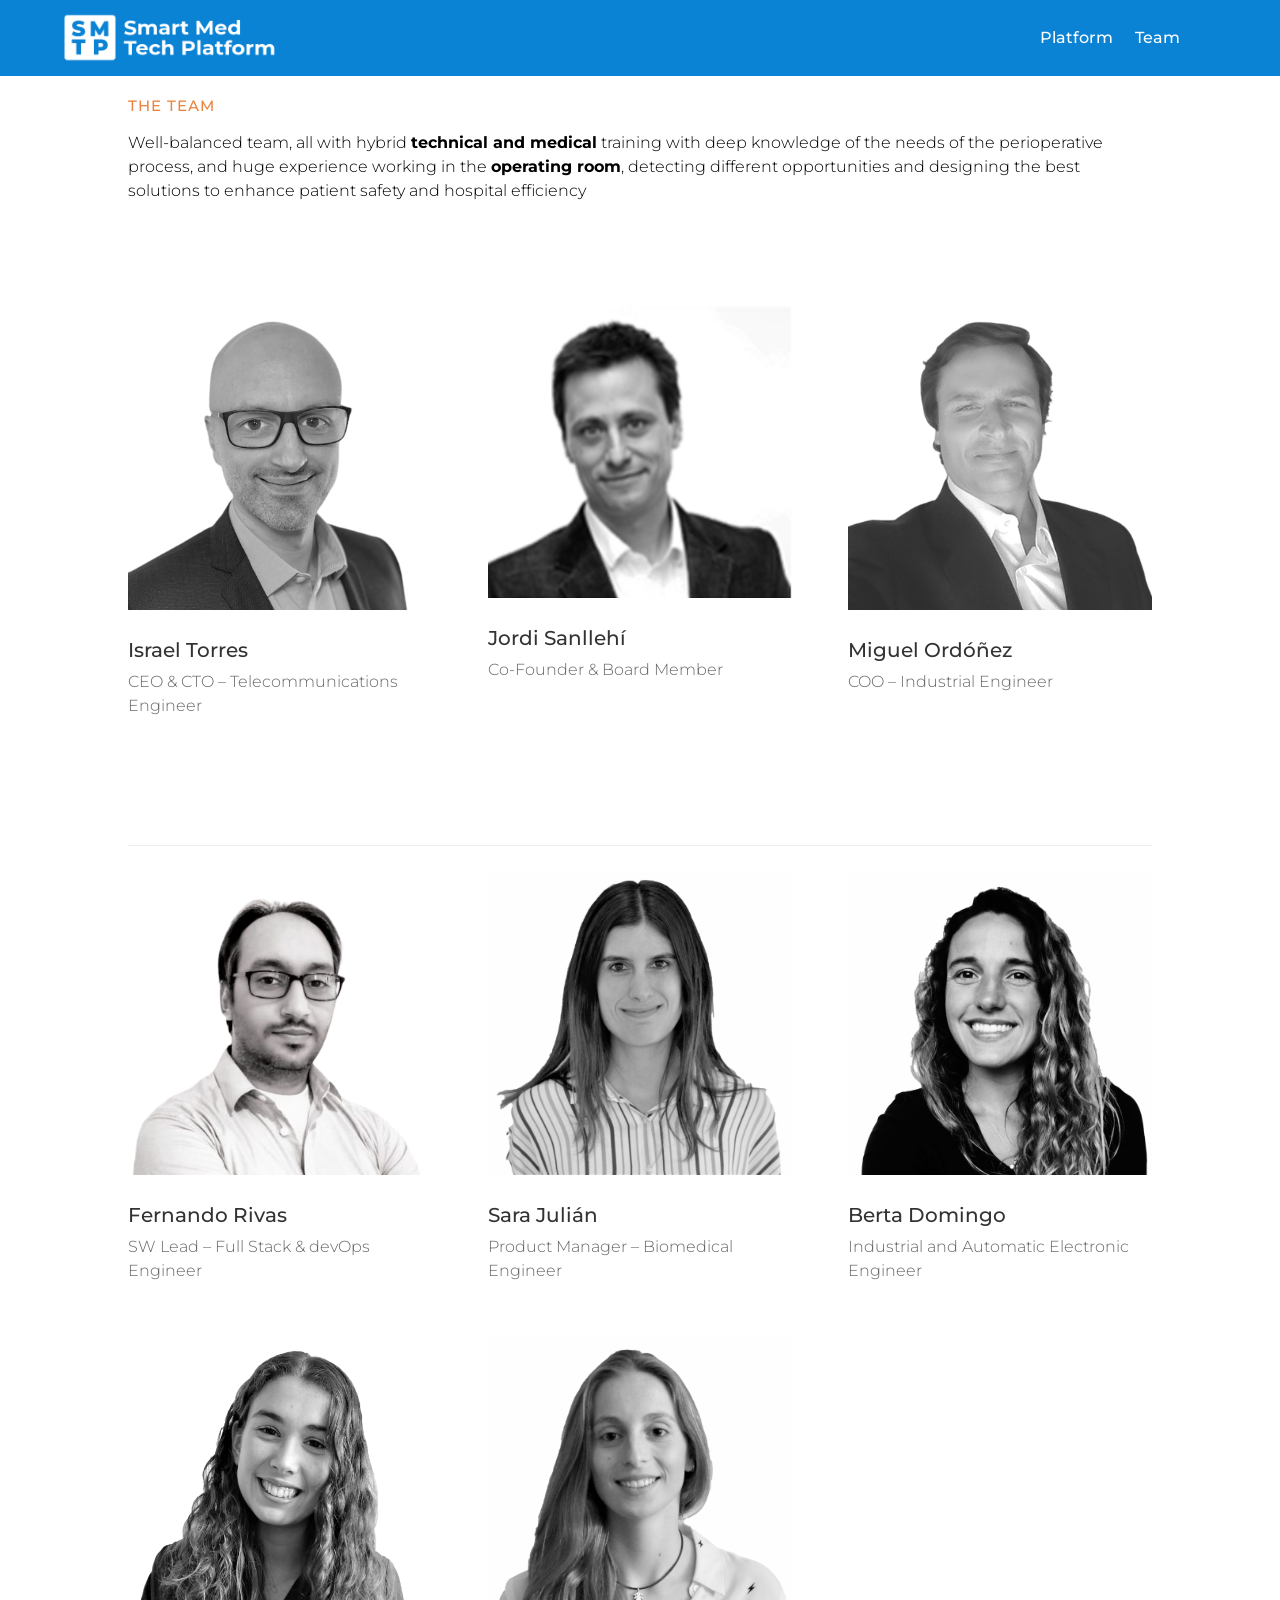
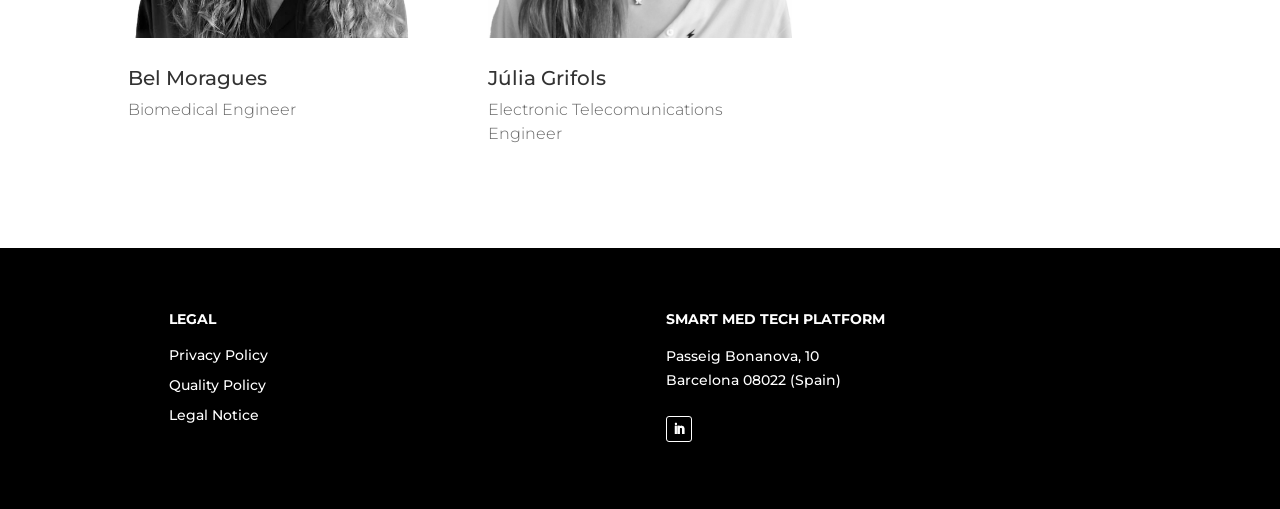
<file: team/index.html>
<!DOCTYPE html>
<html lang="en-US">
<head>
	<meta charset="UTF-8" />
<meta http-equiv="X-UA-Compatible" content="IE=edge">
	<script type="text/javascript">
		document.documentElement.className = 'js';
	</script>
	
	<title>Team | SMTP</title>
<style id="et-builder-googlefonts-cached-inline">/* Original: https://fonts.googleapis.com/css?family=Montserrat:100,100italic,200,200italic,300,300italic,regular,italic,500,500italic,600,600italic,700,700italic,800,800italic,900,900italic&#038;subset=latin,latin-ext&#038;display=swap *//* User Agent: Mozilla/5.0 (Unknown; Linux x86_64) AppleWebKit/538.1 (KHTML, like Gecko) Safari/538.1 Daum/4.1 */@font-face {font-family: 'Montserrat';font-style: italic;font-weight: 100;font-display: swap;src: url(../fonts/montserrat_v31_JTUFjIg1_i6t8kCHKm459Wx7xQYXK0vOoz6jq6R8WXZ0ow.ttf) format('truetype');}@font-face {font-family: 'Montserrat';font-style: italic;font-weight: 200;font-display: swap;src: url(../fonts/montserrat_v31_JTUFjIg1_i6t8kCHKm459Wx7xQYXK0vOoz6jqyR9WXZ0ow.ttf) format('truetype');}@font-face {font-family: 'Montserrat';font-style: italic;font-weight: 300;font-display: swap;src: url(../fonts/montserrat_v31_JTUFjIg1_i6t8kCHKm459Wx7xQYXK0vOoz6jq_p9WXZ0ow.ttf) format('truetype');}@font-face {font-family: 'Montserrat';font-style: italic;font-weight: 400;font-display: swap;src: url(../fonts/montserrat_v31_JTUFjIg1_i6t8kCHKm459Wx7xQYXK0vOoz6jq6R9WXZ0ow.ttf) format('truetype');}@font-face {font-family: 'Montserrat';font-style: italic;font-weight: 500;font-display: swap;src: url(../fonts/montserrat_v31_JTUFjIg1_i6t8kCHKm459Wx7xQYXK0vOoz6jq5Z9WXZ0ow.ttf) format('truetype');}@font-face {font-family: 'Montserrat';font-style: italic;font-weight: 600;font-display: swap;src: url(../fonts/montserrat_v31_JTUFjIg1_i6t8kCHKm459Wx7xQYXK0vOoz6jq3p6WXZ0ow.ttf) format('truetype');}@font-face {font-family: 'Montserrat';font-style: italic;font-weight: 700;font-display: swap;src: url(../fonts/montserrat_v31_JTUFjIg1_i6t8kCHKm459Wx7xQYXK0vOoz6jq0N6WXZ0ow.ttf) format('truetype');}@font-face {font-family: 'Montserrat';font-style: italic;font-weight: 800;font-display: swap;src: url(../fonts/montserrat_v31_JTUFjIg1_i6t8kCHKm459Wx7xQYXK0vOoz6jqyR6WXZ0ow.ttf) format('truetype');}@font-face {font-family: 'Montserrat';font-style: italic;font-weight: 900;font-display: swap;src: url(../fonts/montserrat_v31_JTUFjIg1_i6t8kCHKm459Wx7xQYXK0vOoz6jqw16WXZ0ow.ttf) format('truetype');}@font-face {font-family: 'Montserrat';font-style: normal;font-weight: 100;font-display: swap;src: url(../fonts/montserrat_v31_JTUHjIg1_i6t8kCHKm4532VJOt5-QNFgpCtr6Xw3aX8.ttf) format('truetype');}@font-face {font-family: 'Montserrat';font-style: normal;font-weight: 200;font-display: swap;src: url(../fonts/montserrat_v31_JTUHjIg1_i6t8kCHKm4532VJOt5-QNFgpCvr6Hw3aX8.ttf) format('truetype');}@font-face {font-family: 'Montserrat';font-style: normal;font-weight: 300;font-display: swap;src: url(../fonts/montserrat_v31_JTUHjIg1_i6t8kCHKm4532VJOt5-QNFgpCs16Hw3aX8.ttf) format('truetype');}@font-face {font-family: 'Montserrat';font-style: normal;font-weight: 400;font-display: swap;src: url(../fonts/montserrat_v31_JTUHjIg1_i6t8kCHKm4532VJOt5-QNFgpCtr6Hw3aX8.ttf) format('truetype');}@font-face {font-family: 'Montserrat';font-style: normal;font-weight: 500;font-display: swap;src: url(../fonts/montserrat_v31_JTUHjIg1_i6t8kCHKm4532VJOt5-QNFgpCtZ6Hw3aX8.ttf) format('truetype');}@font-face {font-family: 'Montserrat';font-style: normal;font-weight: 600;font-display: swap;src: url(../fonts/montserrat_v31_JTUHjIg1_i6t8kCHKm4532VJOt5-QNFgpCu173w3aX8.ttf) format('truetype');}@font-face {font-family: 'Montserrat';font-style: normal;font-weight: 700;font-display: swap;src: url(../fonts/montserrat_v31_JTUHjIg1_i6t8kCHKm4532VJOt5-QNFgpCuM73w3aX8.ttf) format('truetype');}@font-face {font-family: 'Montserrat';font-style: normal;font-weight: 800;font-display: swap;src: url(../fonts/montserrat_v31_JTUHjIg1_i6t8kCHKm4532VJOt5-QNFgpCvr73w3aX8.ttf) format('truetype');}@font-face {font-family: 'Montserrat';font-style: normal;font-weight: 900;font-display: swap;src: url(../fonts/montserrat_v31_JTUHjIg1_i6t8kCHKm4532VJOt5-QNFgpCvC73w3aX8.ttf) format('truetype');}/* User Agent: Mozilla/5.0 (Windows NT 6.1; WOW64; rv:27.0) Gecko/20100101 Firefox/27.0 */@font-face {font-family: 'Montserrat';font-style: italic;font-weight: 100;font-display: swap;src: url(../fonts/montserrat_v31_JTUFjIg1_i6t8kCHKm459Wx7xQYXK0vOoz6jq6R8WXZ0oA.woff) format('woff');}@font-face {font-family: 'Montserrat';font-style: italic;font-weight: 200;font-display: swap;src: url(../fonts/montserrat_v31_JTUFjIg1_i6t8kCHKm459Wx7xQYXK0vOoz6jqyR9WXZ0oA.woff) format('woff');}@font-face {font-family: 'Montserrat';font-style: italic;font-weight: 300;font-display: swap;src: url(../fonts/montserrat_v31_JTUFjIg1_i6t8kCHKm459Wx7xQYXK0vOoz6jq_p9WXZ0oA.woff) format('woff');}@font-face {font-family: 'Montserrat';font-style: italic;font-weight: 400;font-display: swap;src: url(../fonts/montserrat_v31_JTUFjIg1_i6t8kCHKm459Wx7xQYXK0vOoz6jq6R9WXZ0oA.woff) format('woff');}@font-face {font-family: 'Montserrat';font-style: italic;font-weight: 500;font-display: swap;src: url(../fonts/montserrat_v31_JTUFjIg1_i6t8kCHKm459Wx7xQYXK0vOoz6jq5Z9WXZ0oA.woff) format('woff');}@font-face {font-family: 'Montserrat';font-style: italic;font-weight: 600;font-display: swap;src: url(../fonts/montserrat_v31_JTUFjIg1_i6t8kCHKm459Wx7xQYXK0vOoz6jq3p6WXZ0oA.woff) format('woff');}@font-face {font-family: 'Montserrat';font-style: italic;font-weight: 700;font-display: swap;src: url(../fonts/montserrat_v31_JTUFjIg1_i6t8kCHKm459Wx7xQYXK0vOoz6jq0N6WXZ0oA.woff) format('woff');}@font-face {font-family: 'Montserrat';font-style: italic;font-weight: 800;font-display: swap;src: url(../fonts/montserrat_v31_JTUFjIg1_i6t8kCHKm459Wx7xQYXK0vOoz6jqyR6WXZ0oA.woff) format('woff');}@font-face {font-family: 'Montserrat';font-style: italic;font-weight: 900;font-display: swap;src: url(../fonts/montserrat_v31_JTUFjIg1_i6t8kCHKm459Wx7xQYXK0vOoz6jqw16WXZ0oA.woff) format('woff');}@font-face {font-family: 'Montserrat';font-style: normal;font-weight: 100;font-display: swap;src: url(../fonts/montserrat_v31_JTUHjIg1_i6t8kCHKm4532VJOt5-QNFgpCtr6Xw3aXw.woff) format('woff');}@font-face {font-family: 'Montserrat';font-style: normal;font-weight: 200;font-display: swap;src: url(../fonts/montserrat_v31_JTUHjIg1_i6t8kCHKm4532VJOt5-QNFgpCvr6Hw3aXw.woff) format('woff');}@font-face {font-family: 'Montserrat';font-style: normal;font-weight: 300;font-display: swap;src: url(../fonts/montserrat_v31_JTUHjIg1_i6t8kCHKm4532VJOt5-QNFgpCs16Hw3aXw.woff) format('woff');}@font-face {font-family: 'Montserrat';font-style: normal;font-weight: 400;font-display: swap;src: url(../fonts/montserrat_v31_JTUHjIg1_i6t8kCHKm4532VJOt5-QNFgpCtr6Hw3aXw.woff) format('woff');}@font-face {font-family: 'Montserrat';font-style: normal;font-weight: 500;font-display: swap;src: url(../fonts/montserrat_v31_JTUHjIg1_i6t8kCHKm4532VJOt5-QNFgpCtZ6Hw3aXw.woff) format('woff');}@font-face {font-family: 'Montserrat';font-style: normal;font-weight: 600;font-display: swap;src: url(../fonts/montserrat_v31_JTUHjIg1_i6t8kCHKm4532VJOt5-QNFgpCu173w3aXw.woff) format('woff');}@font-face {font-family: 'Montserrat';font-style: normal;font-weight: 700;font-display: swap;src: url(../fonts/montserrat_v31_JTUHjIg1_i6t8kCHKm4532VJOt5-QNFgpCuM73w3aXw.woff) format('woff');}@font-face {font-family: 'Montserrat';font-style: normal;font-weight: 800;font-display: swap;src: url(../fonts/montserrat_v31_JTUHjIg1_i6t8kCHKm4532VJOt5-QNFgpCvr73w3aXw.woff) format('woff');}@font-face {font-family: 'Montserrat';font-style: normal;font-weight: 900;font-display: swap;src: url(../fonts/montserrat_v31_JTUHjIg1_i6t8kCHKm4532VJOt5-QNFgpCvC73w3aXw.woff) format('woff');}/* User Agent: Mozilla/5.0 (Windows NT 6.3; rv:39.0) Gecko/20100101 Firefox/39.0 */@font-face {font-family: 'Montserrat';font-style: italic;font-weight: 100;font-display: swap;src: url(../fonts/montserrat_v31_JTUFjIg1_i6t8kCHKm459Wx7xQYXK0vOoz6jq6R8WXZ0pg.woff2) format('woff2');}@font-face {font-family: 'Montserrat';font-style: italic;font-weight: 200;font-display: swap;src: url(../fonts/montserrat_v31_JTUFjIg1_i6t8kCHKm459Wx7xQYXK0vOoz6jqyR9WXZ0pg.woff2) format('woff2');}@font-face {font-family: 'Montserrat';font-style: italic;font-weight: 300;font-display: swap;src: url(../fonts/montserrat_v31_JTUFjIg1_i6t8kCHKm459Wx7xQYXK0vOoz6jq_p9WXZ0pg.woff2) format('woff2');}@font-face {font-family: 'Montserrat';font-style: italic;font-weight: 400;font-display: swap;src: url(../fonts/montserrat_v31_JTUFjIg1_i6t8kCHKm459Wx7xQYXK0vOoz6jq6R9WXZ0pg.woff2) format('woff2');}@font-face {font-family: 'Montserrat';font-style: italic;font-weight: 500;font-display: swap;src: url(../fonts/montserrat_v31_JTUFjIg1_i6t8kCHKm459Wx7xQYXK0vOoz6jq5Z9WXZ0pg.woff2) format('woff2');}@font-face {font-family: 'Montserrat';font-style: italic;font-weight: 600;font-display: swap;src: url(../fonts/montserrat_v31_JTUFjIg1_i6t8kCHKm459Wx7xQYXK0vOoz6jq3p6WXZ0pg.woff2) format('woff2');}@font-face {font-family: 'Montserrat';font-style: italic;font-weight: 700;font-display: swap;src: url(../fonts/montserrat_v31_JTUFjIg1_i6t8kCHKm459Wx7xQYXK0vOoz6jq0N6WXZ0pg.woff2) format('woff2');}@font-face {font-family: 'Montserrat';font-style: italic;font-weight: 800;font-display: swap;src: url(../fonts/montserrat_v31_JTUFjIg1_i6t8kCHKm459Wx7xQYXK0vOoz6jqyR6WXZ0pg.woff2) format('woff2');}@font-face {font-family: 'Montserrat';font-style: italic;font-weight: 900;font-display: swap;src: url(../fonts/montserrat_v31_JTUFjIg1_i6t8kCHKm459Wx7xQYXK0vOoz6jqw16WXZ0pg.woff2) format('woff2');}@font-face {font-family: 'Montserrat';font-style: normal;font-weight: 100;font-display: swap;src: url(../fonts/montserrat_v31_JTUHjIg1_i6t8kCHKm4532VJOt5-QNFgpCtr6Xw3aXo.woff2) format('woff2');}@font-face {font-family: 'Montserrat';font-style: normal;font-weight: 200;font-display: swap;src: url(../fonts/montserrat_v31_JTUHjIg1_i6t8kCHKm4532VJOt5-QNFgpCvr6Hw3aXo.woff2) format('woff2');}@font-face {font-family: 'Montserrat';font-style: normal;font-weight: 300;font-display: swap;src: url(../fonts/montserrat_v31_JTUHjIg1_i6t8kCHKm4532VJOt5-QNFgpCs16Hw3aXo.woff2) format('woff2');}@font-face {font-family: 'Montserrat';font-style: normal;font-weight: 400;font-display: swap;src: url(../fonts/montserrat_v31_JTUHjIg1_i6t8kCHKm4532VJOt5-QNFgpCtr6Hw3aXo.woff2) format('woff2');}@font-face {font-family: 'Montserrat';font-style: normal;font-weight: 500;font-display: swap;src: url(../fonts/montserrat_v31_JTUHjIg1_i6t8kCHKm4532VJOt5-QNFgpCtZ6Hw3aXo.woff2) format('woff2');}@font-face {font-family: 'Montserrat';font-style: normal;font-weight: 600;font-display: swap;src: url(../fonts/montserrat_v31_JTUHjIg1_i6t8kCHKm4532VJOt5-QNFgpCu173w3aXo.woff2) format('woff2');}@font-face {font-family: 'Montserrat';font-style: normal;font-weight: 700;font-display: swap;src: url(../fonts/montserrat_v31_JTUHjIg1_i6t8kCHKm4532VJOt5-QNFgpCuM73w3aXo.woff2) format('woff2');}@font-face {font-family: 'Montserrat';font-style: normal;font-weight: 800;font-display: swap;src: url(../fonts/montserrat_v31_JTUHjIg1_i6t8kCHKm4532VJOt5-QNFgpCvr73w3aXo.woff2) format('woff2');}@font-face {font-family: 'Montserrat';font-style: normal;font-weight: 900;font-display: swap;src: url(../fonts/montserrat_v31_JTUHjIg1_i6t8kCHKm4532VJOt5-QNFgpCvC73w3aXo.woff2) format('woff2');}</style><meta name='robots' content='max-image-preview:large' />
<script type="text/javascript">
			let jqueryParams=[],jQuery=function(r){return jqueryParams=[...jqueryParams,r],jQuery},$=function(r){return jqueryParams=[...jqueryParams,r],$};window.jQuery=jQuery,window.$=jQuery;let customHeadScripts=!1;jQuery.fn=jQuery.prototype={},$.fn=jQuery.prototype={},jQuery.noConflict=function(r){if(window.jQuery)return jQuery=window.jQuery,$=window.jQuery,customHeadScripts=!0,jQuery.noConflict},jQuery.ready=function(r){jqueryParams=[...jqueryParams,r]},$.ready=function(r){jqueryParams=[...jqueryParams,r]},jQuery.load=function(r){jqueryParams=[...jqueryParams,r]},$.load=function(r){jqueryParams=[...jqueryParams,r]},jQuery.fn.ready=function(r){jqueryParams=[...jqueryParams,r]},$.fn.ready=function(r){jqueryParams=[...jqueryParams,r]};</script><meta content="Divi v.4.11.3" name="generator"/><style id='divi-style-inline-inline-css' type='text/css'>
/*!
Theme Name: Divi
Theme URI: http://www.elegantthemes.com/gallery/divi/
Version: 4.11.3
Description: Smart. Flexible. Beautiful. Divi is the most powerful theme in our collection.
Author: Elegant Themes
Author URI: http://www.elegantthemes.com
License: GNU General Public License v2
License URI: http://www.gnu.org/licenses/gpl-2.0.html
*/

a,abbr,acronym,address,applet,b,big,blockquote,body,center,cite,code,dd,del,dfn,div,dl,dt,em,fieldset,font,form,h1,h2,h3,h4,h5,h6,html,i,iframe,img,ins,kbd,label,legend,li,object,ol,p,pre,q,s,samp,small,span,strike,strong,sub,sup,tt,u,ul,var{margin:0;padding:0;border:0;outline:0;font-size:100%;-ms-text-size-adjust:100%;-webkit-text-size-adjust:100%;vertical-align:baseline;background:transparent}body{line-height:1}ol,ul{list-style:none}blockquote,q{quotes:none}blockquote:after,blockquote:before,q:after,q:before{content:"";content:none}blockquote{margin:20px 0 30px;border-left:5px solid;padding-left:20px}:focus{outline:0}del{text-decoration:line-through}pre{overflow:auto;padding:10px}figure{margin:0}table{border-collapse:collapse;border-spacing:0}article,aside,footer,header,hgroup,nav,section{display:block}body{font-family:Open Sans,Arial,sans-serif;font-size:14px;color:#666;background-color:#fff;line-height:1.7em;font-weight:500;-webkit-font-smoothing:antialiased;-moz-osx-font-smoothing:grayscale}body.page-template-page-template-blank-php #page-container{padding-top:0!important}body.et_cover_background{background-size:cover!important;background-position:top!important;background-repeat:no-repeat!important;background-attachment:fixed}a{color:#2ea3f2}a,a:hover{text-decoration:none}p{padding-bottom:1em}p:not(.has-background):last-of-type{padding-bottom:0}p.et_normal_padding{padding-bottom:1em}strong{font-weight:700}cite,em,i{font-style:italic}code,pre{font-family:Courier New,monospace;margin-bottom:10px}ins{text-decoration:none}sub,sup{height:0;line-height:1;position:relative;vertical-align:baseline}sup{bottom:.8em}sub{top:.3em}dl{margin:0 0 1.5em}dl dt{font-weight:700}dd{margin-left:1.5em}blockquote p{padding-bottom:0}embed,iframe,object,video{max-width:100%}h1,h2,h3,h4,h5,h6{color:#333;padding-bottom:10px;line-height:1em;font-weight:500}h1 a,h2 a,h3 a,h4 a,h5 a,h6 a{color:inherit}h1{font-size:30px}h2{font-size:26px}h3{font-size:22px}h4{font-size:18px}h5{font-size:16px}h6{font-size:14px}input{-webkit-appearance:none}input[type=checkbox]{-webkit-appearance:checkbox}input[type=radio]{-webkit-appearance:radio}input.text,input.title,input[type=email],input[type=password],input[type=tel],input[type=text],select,textarea{background-color:#fff;border:1px solid #bbb;padding:2px;color:#4e4e4e}input.text:focus,input.title:focus,input[type=text]:focus,select:focus,textarea:focus{border-color:#2d3940;color:#3e3e3e}input.text,input.title,input[type=text],select,textarea{margin:0}textarea{padding:4px}button,input,select,textarea{font-family:inherit}img{max-width:100%;height:auto}.clear{clear:both}br.clear{margin:0;padding:0}.pagination{clear:both}#et_search_icon:hover,.et-social-icon a:hover,.et_password_protected_form .et_submit_button,.form-submit .et_pb_buttontton.alt.disabled,.nav-single a,.posted_in a{color:#2ea3f2}.et-search-form,blockquote{border-color:#2ea3f2}#main-content{background-color:#fff}.container{width:80%;max-width:1080px;margin:auto;position:relative}body:not(.et-tb) #main-content .container,body:not(.et-tb-has-header) #main-content .container{padding-top:58px}.et_full_width_page #main-content .container:before{display:none}.main_title{margin-bottom:20px}.et_password_protected_form .et_submit_button:hover,.form-submit .et_pb_button:hover{background:rgba(0,0,0,.05)}.et_button_icon_visible .et_pb_button{padding-right:2em;padding-left:.7em}.et_button_icon_visible .et_pb_button:after{opacity:1;margin-left:0}.et_button_left .et_pb_button:hover:after{left:.15em}.et_button_left .et_pb_button:after{margin-left:0;left:1em}.et_button_icon_visible.et_button_left .et_pb_button,.et_button_left .et_pb_button:hover,.et_button_left .et_pb_module .et_pb_button:hover{padding-left:2em;padding-right:.7em}.et_button_icon_visible.et_button_left .et_pb_button:after,.et_button_left .et_pb_button:hover:after{left:.15em}.et_password_protected_form .et_submit_button:hover,.form-submit .et_pb_button:hover{padding:.3em 1em}.et_button_no_icon .et_pb_button:after{display:none}.et_button_no_icon.et_button_icon_visible.et_button_left .et_pb_button,.et_button_no_icon.et_button_left .et_pb_button:hover,.et_button_no_icon .et_pb_button,.et_button_no_icon .et_pb_button:hover{padding:.3em 1em!important}.et_button_custom_icon .et_pb_button:after{line-height:1.7em}.et_button_custom_icon.et_button_icon_visible .et_pb_button:after,.et_button_custom_icon .et_pb_button:hover:after{margin-left:.3em}#left-area .post_format-post-format-gallery .wp-block-gallery:first-of-type{padding:0;margin-bottom:-16px}.entry-content table:not(.variations){border:1px solid #eee;margin:0 0 15px;text-align:left;width:100%}.entry-content thead th,.entry-content tr th{color:#555;font-weight:700;padding:9px 24px}.entry-content tr td{border-top:1px solid #eee;padding:6px 24px}#left-area ul,.entry-content ul,.et-l--body ul,.et-l--footer ul,.et-l--header ul{list-style-type:disc;padding:0 0 23px 1em;line-height:26px}#left-area ol,.entry-content ol,.et-l--body ol,.et-l--footer ol,.et-l--header ol{list-style-type:decimal;list-style-position:inside;padding:0 0 23px;line-height:26px}#left-area ul li ul,.entry-content ul li ol{padding:2px 0 2px 20px}#left-area ol li ul,.entry-content ol li ol,.et-l--body ol li ol,.et-l--footer ol li ol,.et-l--header ol li ol{padding:2px 0 2px 35px}#left-area ul.wp-block-gallery{display:-webkit-box;display:-ms-flexbox;display:flex;-ms-flex-wrap:wrap;flex-wrap:wrap;list-style-type:none;padding:0}#left-area ul.products{padding:0!important;line-height:1.7!important;list-style:none!important}.gallery-item a{display:block}.gallery-caption,.gallery-item a{width:90%}#wpadminbar{z-index:100001}#left-area .post-meta{font-size:14px;padding-bottom:15px}#left-area .post-meta a{text-decoration:none;color:#666}#left-area .et_featured_image{padding-bottom:7px}.single .post{padding-bottom:25px}body.single .et_audio_content{margin-bottom:-6px}.nav-single a{text-decoration:none;color:#2ea3f2;font-size:14px;font-weight:400}.nav-previous{float:left}.nav-next{float:right}.et_password_protected_form p input{background-color:#eee;border:none!important;width:100%!important;border-radius:0!important;font-size:14px;color:#999!important;padding:16px!important;-webkit-box-sizing:border-box;box-sizing:border-box}.et_password_protected_form label{display:none}.et_password_protected_form .et_submit_button{font-family:inherit;display:block;float:right;margin:8px auto 0;cursor:pointer}.post-password-required p.nocomments.container{max-width:100%}.post-password-required p.nocomments.container:before{display:none}.aligncenter,div.post .new-post .aligncenter{display:block;margin-left:auto;margin-right:auto}.wp-caption{border:1px solid #ddd;text-align:center;background-color:#f3f3f3;margin-bottom:10px;max-width:96%;padding:8px}.wp-caption.alignleft{margin:0 30px 20px 0}.wp-caption.alignright{margin:0 0 20px 30px}.wp-caption img{margin:0;padding:0;border:0}.wp-caption p.wp-caption-text{font-size:12px;padding:0 4px 5px;margin:0}.alignright{float:right}.alignleft{float:left}img.alignleft{display:inline;float:left;margin-right:15px}img.alignright{display:inline;float:right;margin-left:15px}.page.et_pb_pagebuilder_layout #main-content{background-color:transparent}body #main-content .et_builder_inner_content>h1,body #main-content .et_builder_inner_content>h2,body #main-content .et_builder_inner_content>h3,body #main-content .et_builder_inner_content>h4,body #main-content .et_builder_inner_content>h5,body #main-content .et_builder_inner_content>h6{line-height:1.4em}body #main-content .et_builder_inner_content>p{line-height:1.7em}.wp-block-pullquote{margin:20px 0 30px}.wp-block-pullquote.has-background blockquote{border-left:none}.wp-block-group.has-background{padding:1.5em 1.5em .5em}@media (min-width:981px){#left-area{width:79.125%;padding-bottom:23px}#main-content .container:before{content:"";position:absolute;top:0;height:100%;width:1px;background-color:#e2e2e2}.et_full_width_page #left-area,.et_no_sidebar #left-area{float:none;width:100%!important}.et_full_width_page #left-area{padding-bottom:0}.et_no_sidebar #main-content .container:before{display:none}}@media (max-width:980px){#page-container{padding-top:80px}.et-tb #page-container,.et-tb-has-header #page-container{padding-top:0!important}#left-area,#sidebar{width:100%!important}#main-content .container:before{display:none!important}.et_full_width_page .et_gallery_item:nth-child(4n+1){clear:none}}@media print{#page-container{padding-top:0!important}}#wp-admin-bar-et-use-visual-builder a:before{font-family:ETmodules!important;content:"\e625";font-size:30px!important;width:28px;margin-top:-3px;color:#974df3!important}#wp-admin-bar-et-use-visual-builder:hover a:before{color:#fff!important}#wp-admin-bar-et-use-visual-builder:hover a,#wp-admin-bar-et-use-visual-builder a:hover{transition:background-color .5s ease;-webkit-transition:background-color .5s ease;-moz-transition:background-color .5s ease;background-color:#7e3bd0!important;color:#fff!important}* html .clearfix,:first-child+html .clearfix{zoom:1}.iphone .et_pb_section_video_bg video::-webkit-media-controls-start-playback-button{display:none!important;-webkit-appearance:none}.et_mobile_device .et_pb_section_parallax .et_pb_parallax_css{background-attachment:scroll}.et-social-facebook a.icon:before{content:"\e093"}.et-social-twitter a.icon:before{content:"\e094"}.et-social-google-plus a.icon:before{content:"\e096"}.et-social-instagram a.icon:before{content:"\e09a"}.et-social-rss a.icon:before{content:"\e09e"}.ai1ec-single-event:after{content:" ";display:table;clear:both}.evcal_event_details .evcal_evdata_cell .eventon_details_shading_bot.eventon_details_shading_bot{z-index:3}.wp-block-divi-layout{margin-bottom:1em}*{-webkit-box-sizing:border-box;box-sizing:border-box}#et-info-email:before,#et-info-phone:before,#et_search_icon:before,.comment-reply-link:after,.et-cart-info span:before,.et-pb-arrow-next:before,.et-pb-arrow-prev:before,.et-social-icon a:before,.et_audio_container .mejs-playpause-button button:before,.et_audio_container .mejs-volume-button button:before,.et_overlay:before,.et_password_protected_form .et_submit_button:after,.et_pb_button:after,.et_pb_contact_reset:after,.et_pb_contact_submit:after,.et_pb_font_icon:before,.et_pb_newsletter_button:after,.et_pb_pricing_table_button:after,.et_pb_promo_button:after,.et_pb_social_icon a.icon:before,.et_pb_testimonial:before,.et_pb_toggle_title:before,.form-submit .et_pb_button:after,.mobile_menu_bar:before,a.et_pb_more_button:after{font-family:ETmodules!important;speak:none;font-style:normal;font-weight:400;-webkit-font-feature-settings:normal;font-feature-settings:normal;font-variant:normal;text-transform:none;line-height:1;-webkit-font-smoothing:antialiased;-moz-osx-font-smoothing:grayscale;text-shadow:0 0;direction:ltr}.et_pb_custom_button_icon.et_pb_button:after,.et_pb_login .et_pb_custom_button_icon.et_pb_button:after{content:attr(data-icon)}.et_pb_woo_custom_button_icon .et_pb_custom_button_icon.et_pb_button:after{content:attr(data-icon)!important}.et-pb-icon{font-family:ETmodules;content:attr(data-icon);speak:none;font-weight:400;-webkit-font-feature-settings:normal;font-feature-settings:normal;font-variant:normal;text-transform:none;line-height:1;-webkit-font-smoothing:antialiased;font-size:96px;font-style:normal;display:inline-block;-webkit-box-sizing:border-box;box-sizing:border-box;direction:ltr}#et-ajax-saving{display:none;-webkit-transition:background .3s,-webkit-box-shadow .3s;transition:background .3s,-webkit-box-shadow .3s;transition:background .3s,box-shadow .3s;transition:background .3s,box-shadow .3s,-webkit-box-shadow .3s;-webkit-box-shadow:rgba(0,139,219,.247059) 0 0 60px;box-shadow:0 0 60px rgba(0,139,219,.247059);position:fixed;top:50%;left:50%;width:50px;height:50px;background:#fff;border-radius:50px;margin:-25px 0 0 -25px;z-index:999999;text-align:center}#et-ajax-saving img{margin:9px}.et-safe-mode-indicator,.et-safe-mode-indicator:focus,.et-safe-mode-indicator:hover{-webkit-box-shadow:0 5px 10px rgba(41,196,169,.15);box-shadow:0 5px 10px rgba(41,196,169,.15);background:#29c4a9;color:#fff;font-size:14px;font-weight:600;padding:12px;line-height:16px;border-radius:3px;position:fixed;bottom:30px;right:30px;z-index:999999;text-decoration:none;font-family:Open Sans,sans-serif;-webkit-font-smoothing:antialiased;-moz-osx-font-smoothing:grayscale}.et_pb_button{font-size:20px;font-weight:500;padding:.3em 1em;line-height:1.7em!important;background-color:transparent;background-size:cover;background-position:50%;background-repeat:no-repeat;border:2px solid;border-radius:3px;-webkit-transition-duration:.2s;transition-duration:.2s;-webkit-transition-property:all!important;transition-property:all!important}.et_pb_button,.et_pb_button_inner{position:relative}.et_pb_button:hover,.et_pb_module .et_pb_button:hover{border:2px solid transparent;padding:.3em 2em .3em .7em}.et_pb_button:hover{background-color:hsla(0,0%,100%,.2)}.et_pb_bg_layout_light.et_pb_button:hover,.et_pb_bg_layout_light .et_pb_button:hover{background-color:rgba(0,0,0,.05)}.et_pb_button:after,.et_pb_button:before{font-size:32px;line-height:1em;content:"\35";opacity:0;position:absolute;margin-left:-1em;-webkit-transition:all .2s;transition:all .2s;text-transform:none;-webkit-font-feature-settings:"kern" off;font-feature-settings:"kern" off;font-variant:none;font-style:normal;font-weight:400;text-shadow:none}.et_pb_button.et_hover_enabled:hover:after,.et_pb_button.et_pb_hovered:hover:after{-webkit-transition:none!important;transition:none!important}.et_pb_button:before{display:none}.et_pb_button:hover:after{opacity:1;margin-left:0}.et_pb_column_1_3 h1,.et_pb_column_1_4 h1,.et_pb_column_1_5 h1,.et_pb_column_1_6 h1,.et_pb_column_2_5 h1{font-size:26px}.et_pb_column_1_3 h2,.et_pb_column_1_4 h2,.et_pb_column_1_5 h2,.et_pb_column_1_6 h2,.et_pb_column_2_5 h2{font-size:23px}.et_pb_column_1_3 h3,.et_pb_column_1_4 h3,.et_pb_column_1_5 h3,.et_pb_column_1_6 h3,.et_pb_column_2_5 h3{font-size:20px}.et_pb_column_1_3 h4,.et_pb_column_1_4 h4,.et_pb_column_1_5 h4,.et_pb_column_1_6 h4,.et_pb_column_2_5 h4{font-size:18px}.et_pb_column_1_3 h5,.et_pb_column_1_4 h5,.et_pb_column_1_5 h5,.et_pb_column_1_6 h5,.et_pb_column_2_5 h5{font-size:16px}.et_pb_column_1_3 h6,.et_pb_column_1_4 h6,.et_pb_column_1_5 h6,.et_pb_column_1_6 h6,.et_pb_column_2_5 h6{font-size:15px}.et_pb_bg_layout_dark,.et_pb_bg_layout_dark h1,.et_pb_bg_layout_dark h2,.et_pb_bg_layout_dark h3,.et_pb_bg_layout_dark h4,.et_pb_bg_layout_dark h5,.et_pb_bg_layout_dark h6{color:#fff!important}.et_pb_module.et_pb_text_align_left{text-align:left}.et_pb_module.et_pb_text_align_center{text-align:center}.et_pb_module.et_pb_text_align_right{text-align:right}.et_pb_module.et_pb_text_align_justified{text-align:justify}.clearfix:after{visibility:hidden;display:block;font-size:0;content:" ";clear:both;height:0}.et_pb_bg_layout_light .et_pb_more_button{color:#2ea3f2}.et_builder_inner_content{position:relative;z-index:1}header .et_builder_inner_content{z-index:2}.et_pb_css_mix_blend_mode_passthrough{mix-blend-mode:unset!important}.et_pb_image_container{margin:-20px -20px 29px}.et_pb_module_inner{position:relative}.et_hover_enabled_preview{z-index:2}.et_hover_enabled:hover{position:relative;z-index:2}.et_pb_all_tabs,.et_pb_module,.et_pb_posts_nav a,.et_pb_tab,.et_pb_with_background{background-size:cover;background-position:50%;background-repeat:no-repeat}.et_pb_with_border{position:relative;border:0 solid #333}.post-password-required .et_pb_row{padding:0;width:100%}.post-password-required .et_password_protected_form{min-height:0}body.et_pb_pagebuilder_layout.et_pb_show_title .post-password-required .et_password_protected_form h1,body:not(.et_pb_pagebuilder_layout) .post-password-required .et_password_protected_form h1{display:none}.et_pb_no_bg{padding:0!important}.et_overlay.et_pb_inline_icon:before,.et_pb_inline_icon:before{content:attr(data-icon)}.et_pb_more_button{color:inherit;text-shadow:none;text-decoration:none;display:inline-block;margin-top:20px}.et_parallax_bg_wrap{overflow:hidden;position:absolute;top:0;right:0;bottom:0;left:0}.et_parallax_bg{background-repeat:no-repeat;background-position:top;background-size:cover;position:absolute;bottom:0;left:0;width:100%;height:100%;display:block}.et_parallax_bg.et_parallax_bg__hover,.et_parallax_bg.et_parallax_bg_phone,.et_parallax_bg.et_parallax_bg_tablet,.et_pb_section_parallax_hover:hover .et_parallax_bg:not(.et_parallax_bg__hover){display:none}.et_pb_section_parallax_hover:hover .et_parallax_bg.et_parallax_bg__hover{display:block}.et_pb_module.et_pb_section_parallax,.et_pb_posts_nav a.et_pb_section_parallax,.et_pb_tab.et_pb_section_parallax{position:relative}.et_pb_section_parallax .et_pb_parallax_css,.et_pb_slides .et_parallax_bg.et_pb_parallax_css{background-attachment:fixed}body.et-bfb .et_pb_section_parallax .et_pb_parallax_css,body.et-bfb .et_pb_slides .et_parallax_bg.et_pb_parallax_css{background-attachment:scroll;bottom:auto}.et_pb_section_parallax.et_pb_column .et_pb_module,.et_pb_section_parallax.et_pb_row .et_pb_column,.et_pb_section_parallax.et_pb_row .et_pb_module{z-index:9;position:relative}.et_pb_more_button:hover:after{opacity:1;margin-left:0}.et_pb_preload .et_pb_section_video_bg,.et_pb_preload>div{visibility:hidden}.et_pb_preload,.et_pb_section.et_pb_section_video.et_pb_preload{position:relative;background:#464646!important}.et_pb_preload:before{content:"";position:absolute;top:50%;left:50%;background:url(../wp-content/themes/Divi/includes/builder/styles/images/preloader.gif) no-repeat;border-radius:32px;width:32px;height:32px;margin:-16px 0 0 -16px}.box-shadow-overlay{position:absolute;top:0;left:0;width:100%;height:100%;z-index:10;pointer-events:none}.et_pb_section>.box-shadow-overlay~.et_pb_row{z-index:11}.et_pb_row>.box-shadow-overlay{z-index:8}.has-box-shadow-overlay{position:relative}.et_clickable{cursor:pointer}.screen-reader-text{border:0;clip:rect(1px,1px,1px,1px);-webkit-clip-path:inset(50%);clip-path:inset(50%);height:1px;margin:-1px;overflow:hidden;padding:0;position:absolute!important;width:1px;word-wrap:normal!important}.et_multi_view_hidden,.et_multi_view_hidden_image{display:none!important}@keyframes multi-view-image-fade{0%{opacity:0}10%{opacity:.1}20%{opacity:.2}30%{opacity:.3}40%{opacity:.4}50%{opacity:.5}60%{opacity:.6}70%{opacity:.7}80%{opacity:.8}90%{opacity:.9}to{opacity:1}}.et_multi_view_image__loading{visibility:hidden}.et_multi_view_image__loaded{-webkit-animation:multi-view-image-fade .5s;animation:multi-view-image-fade .5s}#et-pb-motion-effects-offset-tracker{visibility:hidden!important;opacity:0;position:absolute;top:0;left:0}.et-pb-before-scroll-animation{opacity:0}header.et-l.et-l--header:after{clear:both;display:block;content:""}.et_pb_module{-webkit-animation-timing-function:linear;animation-timing-function:linear;-webkit-animation-duration:.2s;animation-duration:.2s}@-webkit-keyframes fadeBottom{0%{opacity:0;-webkit-transform:translateY(10%);transform:translateY(10%)}to{opacity:1;-webkit-transform:translateY(0);transform:translateY(0)}}@keyframes fadeBottom{0%{opacity:0;-webkit-transform:translateY(10%);transform:translateY(10%)}to{opacity:1;-webkit-transform:translateY(0);transform:translateY(0)}}@-webkit-keyframes fadeLeft{0%{opacity:0;-webkit-transform:translateX(-10%);transform:translateX(-10%)}to{opacity:1;-webkit-transform:translateX(0);transform:translateX(0)}}@keyframes fadeLeft{0%{opacity:0;-webkit-transform:translateX(-10%);transform:translateX(-10%)}to{opacity:1;-webkit-transform:translateX(0);transform:translateX(0)}}@-webkit-keyframes fadeRight{0%{opacity:0;-webkit-transform:translateX(10%);transform:translateX(10%)}to{opacity:1;-webkit-transform:translateX(0);transform:translateX(0)}}@keyframes fadeRight{0%{opacity:0;-webkit-transform:translateX(10%);transform:translateX(10%)}to{opacity:1;-webkit-transform:translateX(0);transform:translateX(0)}}@-webkit-keyframes fadeTop{0%{opacity:0;-webkit-transform:translateY(-10%);transform:translateY(-10%)}to{opacity:1;-webkit-transform:translateX(0);transform:translateX(0)}}@keyframes fadeTop{0%{opacity:0;-webkit-transform:translateY(-10%);transform:translateY(-10%)}to{opacity:1;-webkit-transform:translateX(0);transform:translateX(0)}}@-webkit-keyframes fadeIn{0%{opacity:0}to{opacity:1}}@keyframes fadeIn{0%{opacity:0}to{opacity:1}}.et-waypoint:not(.et_pb_counters){opacity:0}@media (min-width:981px){.et_pb_section.et_section_specialty div.et_pb_row .et_pb_column .et_pb_column .et_pb_module.et-last-child,.et_pb_section.et_section_specialty div.et_pb_row .et_pb_column .et_pb_column .et_pb_module:last-child,.et_pb_section.et_section_specialty div.et_pb_row .et_pb_column .et_pb_row_inner .et_pb_column .et_pb_module.et-last-child,.et_pb_section.et_section_specialty div.et_pb_row .et_pb_column .et_pb_row_inner .et_pb_column .et_pb_module:last-child,.et_pb_section div.et_pb_row .et_pb_column .et_pb_module.et-last-child,.et_pb_section div.et_pb_row .et_pb_column .et_pb_module:last-child{margin-bottom:0}}@media (max-width:980px){.et_overlay.et_pb_inline_icon_tablet:before,.et_pb_inline_icon_tablet:before{content:attr(data-icon-tablet)}.et_parallax_bg.et_parallax_bg_tablet_exist{display:none}.et_parallax_bg.et_parallax_bg_tablet{display:block}.et_pb_column .et_pb_module{margin-bottom:30px}.et_pb_row .et_pb_column .et_pb_module.et-last-child,.et_pb_row .et_pb_column .et_pb_module:last-child,.et_section_specialty .et_pb_row .et_pb_column .et_pb_module.et-last-child,.et_section_specialty .et_pb_row .et_pb_column .et_pb_module:last-child{margin-bottom:0}.et_pb_more_button{display:inline-block!important}.et_pb_bg_layout_light_tablet.et_pb_button,.et_pb_bg_layout_light_tablet.et_pb_module.et_pb_button,.et_pb_bg_layout_light_tablet .et_pb_more_button{color:#2ea3f2}.et_pb_bg_layout_light_tablet .et_pb_forgot_password a{color:#666}.et_pb_bg_layout_light_tablet h1,.et_pb_bg_layout_light_tablet h2,.et_pb_bg_layout_light_tablet h3,.et_pb_bg_layout_light_tablet h4,.et_pb_bg_layout_light_tablet h5,.et_pb_bg_layout_light_tablet h6{color:#333!important}.et_pb_module .et_pb_bg_layout_light_tablet.et_pb_button{color:#2ea3f2!important}.et_pb_bg_layout_light_tablet{color:#666!important}.et_pb_bg_layout_dark_tablet,.et_pb_bg_layout_dark_tablet h1,.et_pb_bg_layout_dark_tablet h2,.et_pb_bg_layout_dark_tablet h3,.et_pb_bg_layout_dark_tablet h4,.et_pb_bg_layout_dark_tablet h5,.et_pb_bg_layout_dark_tablet h6{color:#fff!important}.et_pb_bg_layout_dark_tablet.et_pb_button,.et_pb_bg_layout_dark_tablet.et_pb_module.et_pb_button,.et_pb_bg_layout_dark_tablet .et_pb_more_button{color:inherit}.et_pb_bg_layout_dark_tablet .et_pb_forgot_password a{color:#fff}.et_pb_module.et_pb_text_align_left-tablet{text-align:left}.et_pb_module.et_pb_text_align_center-tablet{text-align:center}.et_pb_module.et_pb_text_align_right-tablet{text-align:right}.et_pb_module.et_pb_text_align_justified-tablet{text-align:justify}}@media (max-width:767px){.et_pb_more_button{display:inline-block!important}.et_overlay.et_pb_inline_icon_phone:before,.et_pb_inline_icon_phone:before{content:attr(data-icon-phone)}.et_parallax_bg.et_parallax_bg_phone_exist{display:none}.et_parallax_bg.et_parallax_bg_phone{display:block}.et-hide-mobile{display:none!important}.et_pb_bg_layout_light_phone.et_pb_button,.et_pb_bg_layout_light_phone.et_pb_module.et_pb_button,.et_pb_bg_layout_light_phone .et_pb_more_button{color:#2ea3f2}.et_pb_bg_layout_light_phone .et_pb_forgot_password a{color:#666}.et_pb_bg_layout_light_phone h1,.et_pb_bg_layout_light_phone h2,.et_pb_bg_layout_light_phone h3,.et_pb_bg_layout_light_phone h4,.et_pb_bg_layout_light_phone h5,.et_pb_bg_layout_light_phone h6{color:#333!important}.et_pb_module .et_pb_bg_layout_light_phone.et_pb_button{color:#2ea3f2!important}.et_pb_bg_layout_light_phone{color:#666!important}.et_pb_bg_layout_dark_phone,.et_pb_bg_layout_dark_phone h1,.et_pb_bg_layout_dark_phone h2,.et_pb_bg_layout_dark_phone h3,.et_pb_bg_layout_dark_phone h4,.et_pb_bg_layout_dark_phone h5,.et_pb_bg_layout_dark_phone h6{color:#fff!important}.et_pb_bg_layout_dark_phone.et_pb_button,.et_pb_bg_layout_dark_phone.et_pb_module.et_pb_button,.et_pb_bg_layout_dark_phone .et_pb_more_button{color:inherit}.et_pb_module .et_pb_bg_layout_dark_phone.et_pb_button{color:#fff!important}.et_pb_bg_layout_dark_phone .et_pb_forgot_password a{color:#fff}.et_pb_module.et_pb_text_align_left-phone{text-align:left}.et_pb_module.et_pb_text_align_center-phone{text-align:center}.et_pb_module.et_pb_text_align_right-phone{text-align:right}.et_pb_module.et_pb_text_align_justified-phone{text-align:justify}}@media (max-width:479px){a.et_pb_more_button{display:block}}@media (min-width:768px) and (max-width:980px){[data-et-multi-view-load-tablet-hidden=true]:not(.et_multi_view_swapped){display:none!important}}@media (max-width:767px){[data-et-multi-view-load-phone-hidden=true]:not(.et_multi_view_swapped){display:none!important}}@-webkit-keyframes multi-view-image-fade{0%{-webkit-transform:scale(1);transform:scale(1);opacity:1}50%{-webkit-transform:scale(1.01);transform:scale(1.01);opacity:1}to{-webkit-transform:scale(1);transform:scale(1);opacity:1}}
</style>
<style id='divi-dynamic-critical-inline-css' type='text/css'>
@font-face{font-family:ETmodules;font-display:block;src:url(../wp-content/themes/Divi/core/admin/fonts/modules/social/modules.eot);src:url(../wp-content/themes/Divi/core/admin/fonts/modules/social/modules.eot?#iefix) format("embedded-opentype"),url(../wp-content/themes/Divi/core/admin/fonts/modules/social/modules.ttf) format("truetype"),url(../wp-content/themes/Divi/core/admin/fonts/modules/social/modules.woff) format("woff"),url(../wp-content/themes/Divi/core/admin/fonts/modules/social/modules.svg#ETmodules) format("svg");font-weight:400;font-style:normal}
@media (min-width:981px){.et_pb_gutters3 .et_pb_column,.et_pb_gutters3.et_pb_row .et_pb_column{margin-right:5.5%}.et_pb_gutters3 .et_pb_column_4_4,.et_pb_gutters3.et_pb_row .et_pb_column_4_4{width:100%}.et_pb_gutters3 .et_pb_column_4_4 .et_pb_module,.et_pb_gutters3.et_pb_row .et_pb_column_4_4 .et_pb_module{margin-bottom:2.75%}.et_pb_gutters3 .et_pb_column_3_4,.et_pb_gutters3.et_pb_row .et_pb_column_3_4{width:73.625%}.et_pb_gutters3 .et_pb_column_3_4 .et_pb_module,.et_pb_gutters3.et_pb_row .et_pb_column_3_4 .et_pb_module{margin-bottom:3.735%}.et_pb_gutters3 .et_pb_column_2_3,.et_pb_gutters3.et_pb_row .et_pb_column_2_3{width:64.833%}.et_pb_gutters3 .et_pb_column_2_3 .et_pb_module,.et_pb_gutters3.et_pb_row .et_pb_column_2_3 .et_pb_module{margin-bottom:4.242%}.et_pb_gutters3 .et_pb_column_3_5,.et_pb_gutters3.et_pb_row .et_pb_column_3_5{width:57.8%}.et_pb_gutters3 .et_pb_column_3_5 .et_pb_module,.et_pb_gutters3.et_pb_row .et_pb_column_3_5 .et_pb_module{margin-bottom:4.758%}.et_pb_gutters3 .et_pb_column_1_2,.et_pb_gutters3.et_pb_row .et_pb_column_1_2{width:47.25%}.et_pb_gutters3 .et_pb_column_1_2 .et_pb_module,.et_pb_gutters3.et_pb_row .et_pb_column_1_2 .et_pb_module{margin-bottom:5.82%}.et_pb_gutters3 .et_pb_column_2_5,.et_pb_gutters3.et_pb_row .et_pb_column_2_5{width:36.7%}.et_pb_gutters3 .et_pb_column_2_5 .et_pb_module,.et_pb_gutters3.et_pb_row .et_pb_column_2_5 .et_pb_module{margin-bottom:7.493%}.et_pb_gutters3 .et_pb_column_1_3,.et_pb_gutters3.et_pb_row .et_pb_column_1_3{width:29.6667%}.et_pb_gutters3 .et_pb_column_1_3 .et_pb_module,.et_pb_gutters3.et_pb_row .et_pb_column_1_3 .et_pb_module{margin-bottom:9.27%}.et_pb_gutters3 .et_pb_column_1_4,.et_pb_gutters3.et_pb_row .et_pb_column_1_4{width:20.875%}.et_pb_gutters3 .et_pb_column_1_4 .et_pb_module,.et_pb_gutters3.et_pb_row .et_pb_column_1_4 .et_pb_module{margin-bottom:13.174%}.et_pb_gutters3 .et_pb_column_1_5,.et_pb_gutters3.et_pb_row .et_pb_column_1_5{width:15.6%}.et_pb_gutters3 .et_pb_column_1_5 .et_pb_module,.et_pb_gutters3.et_pb_row .et_pb_column_1_5 .et_pb_module{margin-bottom:17.628%}.et_pb_gutters3 .et_pb_column_1_6,.et_pb_gutters3.et_pb_row .et_pb_column_1_6{width:12.0833%}.et_pb_gutters3 .et_pb_column_1_6 .et_pb_module,.et_pb_gutters3.et_pb_row .et_pb_column_1_6 .et_pb_module{margin-bottom:22.759%}.et_pb_gutters3 .et_full_width_page.woocommerce-page ul.products li.product{width:20.875%;margin-right:5.5%;margin-bottom:5.5%}.et_pb_gutters3.et_left_sidebar.woocommerce-page #main-content ul.products li.product,.et_pb_gutters3.et_right_sidebar.woocommerce-page #main-content ul.products li.product{width:28.353%;margin-right:7.47%}.et_pb_gutters3.et_left_sidebar.woocommerce-page #main-content ul.products.columns-1 li.product,.et_pb_gutters3.et_right_sidebar.woocommerce-page #main-content ul.products.columns-1 li.product{width:100%;margin-right:0}.et_pb_gutters3.et_left_sidebar.woocommerce-page #main-content ul.products.columns-2 li.product,.et_pb_gutters3.et_right_sidebar.woocommerce-page #main-content ul.products.columns-2 li.product{width:48%;margin-right:4%}.et_pb_gutters3.et_left_sidebar.woocommerce-page #main-content ul.products.columns-2 li:nth-child(2n+2),.et_pb_gutters3.et_right_sidebar.woocommerce-page #main-content ul.products.columns-2 li:nth-child(2n+2){margin-right:0}.et_pb_gutters3.et_left_sidebar.woocommerce-page #main-content ul.products.columns-2 li:nth-child(3n+1),.et_pb_gutters3.et_right_sidebar.woocommerce-page #main-content ul.products.columns-2 li:nth-child(3n+1){clear:none}}
.et_pb_widget{float:left;max-width:100%;word-wrap:break-word}.et_pb_widget a{text-decoration:none;color:#666}.et_pb_widget li a:hover{color:#82c0c7}.et_pb_widget ol li,.et_pb_widget ul li{margin-bottom:.5em}.et_pb_widget ol li ol li,.et_pb_widget ul li ul li{margin-left:15px}.et_pb_widget select{width:100%;height:28px;padding:0 5px}.et_pb_widget_area .et_pb_widget a{color:inherit}.et_pb_bg_layout_light .et_pb_widget li a{color:#666}.et_pb_bg_layout_dark .et_pb_widget li a{color:inherit}
.et_pb_scroll_top.et-pb-icon{text-align:center;background:rgba(0,0,0,0.4);text-decoration:none;position:fixed;z-index:99999;bottom:125px;right:0px;-webkit-border-top-left-radius:5px;-webkit-border-bottom-left-radius:5px;-moz-border-radius-topleft:5px;-moz-border-radius-bottomleft:5px;border-top-left-radius:5px;border-bottom-left-radius:5px;display:none;cursor:pointer;font-size:30px;padding:5px;color:#fff}.et_pb_scroll_top:before{content:'2'}.et_pb_scroll_top.et-visible{opacity:1;-webkit-animation:fadeInRight 1s 1 cubic-bezier(0.77, 0, 0.175, 1);animation:fadeInRight 1s 1 cubic-bezier(0.77, 0, 0.175, 1)}.et_pb_scroll_top.et-hidden{opacity:0;-webkit-animation:fadeOutRight 1s 1 cubic-bezier(0.77, 0, 0.175, 1);animation:fadeOutRight 1s 1 cubic-bezier(0.77, 0, 0.175, 1)}@-webkit-keyframes fadeOutRight{0%{opacity:1;-webkit-transform:translateX(0);transform:translateX(0)}100%{opacity:0;-webkit-transform:translateX(100%);transform:translateX(100%)}}@keyframes fadeOutRight{0%{opacity:1;-webkit-transform:translateX(0);transform:translateX(0)}100%{opacity:0;-webkit-transform:translateX(100%);transform:translateX(100%)}}@-webkit-keyframes fadeInRight{0%{opacity:0;-webkit-transform:translateX(100%);transform:translateX(100%)}100%{opacity:1;-webkit-transform:translateX(0);transform:translateX(0)}}@keyframes fadeInRight{0%{opacity:0;-webkit-transform:translateX(100%);transform:translateX(100%)}100%{opacity:1;-webkit-transform:translateX(0);transform:translateX(0)}}
.et_pb_section{position:relative;background-color:#fff;background-position:50%;background-size:100%;background-size:cover}.et_pb_section--absolute,.et_pb_section--fixed{width:100%}.et_pb_section.et_section_transparent{background-color:transparent}.et_pb_fullwidth_section{padding:0}.et_pb_fullwidth_section>.et_pb_module:not(.et_pb_post_content):not(.et_pb_fullwidth_post_content) .et_pb_row{padding:0!important}.et_pb_inner_shadow{box-shadow:inset 0 0 7px rgba(0,0,0,.07)}.et_pb_bottom_inside_divider,.et_pb_top_inside_divider{display:block;background-repeat-y:no-repeat;height:100%;position:absolute;pointer-events:none;width:100%;left:0;right:0}.et_pb_bottom_inside_divider.et-no-transition,.et_pb_top_inside_divider.et-no-transition{transition:none!important}.et_pb_top_inside_divider{margin-top:-1px}.et_pb_bottom_inside_divider{margin-bottom:-1px}.et-fb .section_has_divider.et_fb_element_controls_visible--child>.et_pb_bottom_inside_divider,.et-fb .section_has_divider.et_fb_element_controls_visible--child>.et_pb_top_inside_divider{z-index:1}.et_pb_section_video:not(.et_pb_menu):not(.et_pb_fullwidth_menu){overflow:hidden;position:relative}.et_pb_column>.et_pb_section_video_bg{z-index:-1}.et_pb_section_video_bg{visibility:visible;position:absolute;top:0;left:0;width:100%;height:100%;overflow:hidden;display:block;pointer-events:none;transition:display .3s}.et_pb_section_video_bg.et_pb_section_video_bg_hover,.et_pb_section_video_bg.et_pb_section_video_bg_phone,.et_pb_section_video_bg.et_pb_section_video_bg_tablet,.et_pb_section_video_bg.et_pb_section_video_bg_tablet_only{display:none}.et_pb_section_video_bg .mejs-controls,.et_pb_section_video_bg .mejs-overlay-play{display:none!important}.et_pb_section_video_bg embed,.et_pb_section_video_bg iframe,.et_pb_section_video_bg object,.et_pb_section_video_bg video{max-width:none}.et_pb_section_video_bg .mejs-video{left:50%;position:absolute;max-width:none}.et_pb_section_video_bg .mejs-overlay-loading{display:none!important}.et_pb_social_network_link .et_pb_section_video{overflow:visible}.et_pb_section_video_on_hover:hover>.et_pb_section_video_bg{display:none}.et_pb_section_video_on_hover:hover>.et_pb_section_video_bg_hover,.et_pb_section_video_on_hover:hover>.et_pb_section_video_bg_hover_inherit{display:block}@media (min-width:981px){.et_pb_section{padding:4% 0}body.et_pb_pagebuilder_layout.et_pb_show_title .post-password-required .et_pb_section,body:not(.et_pb_pagebuilder_layout) .post-password-required .et_pb_section{padding-top:0}.et_pb_fullwidth_section{padding:0}.et_pb_section_video_bg.et_pb_section_video_bg_desktop_only{display:block}}@media (max-width:980px){.et_pb_section{padding:50px 0}body.et_pb_pagebuilder_layout.et_pb_show_title .post-password-required .et_pb_section,body:not(.et_pb_pagebuilder_layout) .post-password-required .et_pb_section{padding-top:0}.et_pb_fullwidth_section{padding:0}.et_pb_section_video_bg.et_pb_section_video_bg_tablet{display:block}.et_pb_section_video_bg.et_pb_section_video_bg_desktop_only{display:none}}@media (min-width:768px){.et_pb_section_video_bg.et_pb_section_video_bg_desktop_tablet{display:block}}@media (min-width:768px) and (max-width:980px){.et_pb_section_video_bg.et_pb_section_video_bg_tablet_only{display:block}}@media (max-width:767px){.et_pb_section_video_bg.et_pb_section_video_bg_phone{display:block}.et_pb_section_video_bg.et_pb_section_video_bg_desktop_tablet{display:none}}
.et_pb_row{width:80%;max-width:1080px;margin:auto;position:relative}.section_has_divider .et_pb_row{z-index:5}.et_pb_row_inner{width:100%;position:relative}.et_pb_row.et_pb_row_empty,.et_pb_row_inner:nth-of-type(n+2).et_pb_row_empty{display:none}.et_pb_row:after,.et_pb_row_inner:after{content:"";display:block;clear:both;visibility:hidden;line-height:0;height:0;width:0}.et_pb_row_4col .et-last-child,.et_pb_row_4col .et-last-child-2,.et_pb_row_6col .et-last-child,.et_pb_row_6col .et-last-child-2,.et_pb_row_6col .et-last-child-3{margin-bottom:0}.et_pb_column{float:left;background-size:cover;background-position:50%;position:relative;z-index:2;min-height:1px}.et_pb_column--with-menu{z-index:3}.et_pb_column.et_pb_column_empty{min-height:1px}.et_pb_row .et_pb_column.et-last-child,.et_pb_row .et_pb_column:last-child,.et_pb_row_inner .et_pb_column.et-last-child,.et_pb_row_inner .et_pb_column:last-child{margin-right:0!important}.et_pb_column.et_pb_section_parallax{position:relative}.et_pb_column,.et_pb_row,.et_pb_row_inner{background-size:cover;background-position:50%;background-repeat:no-repeat}@media (min-width:981px){.et_pb_row{padding:2% 0}body.et_pb_pagebuilder_layout.et_pb_show_title .post-password-required .et_pb_row,body:not(.et_pb_pagebuilder_layout) .post-password-required .et_pb_row{padding:0;width:100%}.et_pb_column_3_4 .et_pb_row_inner{padding:3.735% 0}.et_pb_column_2_3 .et_pb_row_inner{padding:4.2415% 0}.et_pb_column_1_2 .et_pb_row_inner,.et_pb_column_3_5 .et_pb_row_inner{padding:5.82% 0}.et_section_specialty>.et_pb_row{padding:0}.et_pb_row_inner{width:100%}.et_pb_column_single{padding:2.855% 0}.et_pb_column_single .et_pb_module.et-first-child,.et_pb_column_single .et_pb_module:first-child{margin-top:0}.et_pb_column_single .et_pb_module.et-last-child,.et_pb_column_single .et_pb_module:last-child{margin-bottom:0}.et_pb_row .et_pb_column.et-last-child,.et_pb_row .et_pb_column:last-child,.et_pb_row_inner .et_pb_column.et-last-child,.et_pb_row_inner .et_pb_column:last-child{margin-right:0!important}.et_pb_row.et_pb_equal_columns,.et_pb_row_inner.et_pb_equal_columns,.et_pb_section.et_pb_equal_columns>.et_pb_row{display:-ms-flexbox;display:flex;direction:ltr}.et_pb_row.et_pb_equal_columns>.et_pb_column,.et_pb_section.et_pb_equal_columns>.et_pb_row>.et_pb_column{-ms-flex-order:1;order:1}}@media (max-width:980px){.et_pb_row{max-width:1080px}body.et_pb_pagebuilder_layout.et_pb_show_title .post-password-required .et_pb_row,body:not(.et_pb_pagebuilder_layout) .post-password-required .et_pb_row{padding:0;width:100%}.et_pb_column .et_pb_row_inner,.et_pb_row{padding:30px 0}.et_section_specialty>.et_pb_row{padding:0}.et_pb_column{width:100%;margin-bottom:30px}.et_pb_bottom_divider .et_pb_row:nth-last-child(2) .et_pb_column:last-child,.et_pb_row .et_pb_column.et-last-child,.et_pb_row .et_pb_column:last-child{margin-bottom:0}.et_section_specialty .et_pb_row>.et_pb_column{padding-bottom:0}.et_pb_column.et_pb_column_empty{display:none}.et_pb_row_1-2_1-4_1-4,.et_pb_row_1-2_1-6_1-6_1-6,.et_pb_row_1-4_1-4,.et_pb_row_1-4_1-4_1-2,.et_pb_row_1-5_1-5_3-5,.et_pb_row_1-6_1-6_1-6,.et_pb_row_1-6_1-6_1-6_1-2,.et_pb_row_1-6_1-6_1-6_1-6,.et_pb_row_3-5_1-5_1-5,.et_pb_row_4col,.et_pb_row_5col,.et_pb_row_6col{display:-ms-flexbox;display:flex;-ms-flex-wrap:wrap;flex-wrap:wrap}.et_pb_row_1-4_1-4>.et_pb_column.et_pb_column_1_4,.et_pb_row_1-4_1-4_1-2>.et_pb_column.et_pb_column_1_4,.et_pb_row_4col>.et_pb_column.et_pb_column_1_4{width:47.25%;margin-right:5.5%}.et_pb_row_1-4_1-4>.et_pb_column.et_pb_column_1_4:nth-child(2n),.et_pb_row_1-4_1-4_1-2>.et_pb_column.et_pb_column_1_4:nth-child(2n),.et_pb_row_4col>.et_pb_column.et_pb_column_1_4:nth-child(2n){margin-right:0}.et_pb_row_1-2_1-4_1-4>.et_pb_column.et_pb_column_1_4{width:47.25%;margin-right:5.5%}.et_pb_row_1-2_1-4_1-4>.et_pb_column.et_pb_column_1_2,.et_pb_row_1-2_1-4_1-4>.et_pb_column.et_pb_column_1_4:nth-child(odd){margin-right:0}.et_pb_row_1-2_1-4_1-4 .et_pb_column:nth-last-child(-n+2),.et_pb_row_1-4_1-4 .et_pb_column:nth-last-child(-n+2),.et_pb_row_4col .et_pb_column:nth-last-child(-n+2){margin-bottom:0}.et_pb_row_1-5_1-5_3-5>.et_pb_column.et_pb_column_1_5,.et_pb_row_5col>.et_pb_column.et_pb_column_1_5{width:47.25%;margin-right:5.5%}.et_pb_row_1-5_1-5_3-5>.et_pb_column.et_pb_column_1_5:nth-child(2n),.et_pb_row_5col>.et_pb_column.et_pb_column_1_5:nth-child(2n){margin-right:0}.et_pb_row_3-5_1-5_1-5>.et_pb_column.et_pb_column_1_5{width:47.25%;margin-right:5.5%}.et_pb_row_3-5_1-5_1-5>.et_pb_column.et_pb_column_1_5:nth-child(odd),.et_pb_row_3-5_1-5_1-5>.et_pb_column.et_pb_column_3_5{margin-right:0}.et_pb_row_3-5_1-5_1-5 .et_pb_column:nth-last-child(-n+2),.et_pb_row_5col .et_pb_column:last-child{margin-bottom:0}.et_pb_row_1-6_1-6_1-6_1-2>.et_pb_column.et_pb_column_1_6,.et_pb_row_6col>.et_pb_column.et_pb_column_1_6{width:29.666%;margin-right:5.5%}.et_pb_row_1-6_1-6_1-6_1-2>.et_pb_column.et_pb_column_1_6:nth-child(3n),.et_pb_row_6col>.et_pb_column.et_pb_column_1_6:nth-child(3n){margin-right:0}.et_pb_row_1-2_1-6_1-6_1-6>.et_pb_column.et_pb_column_1_6{width:29.666%;margin-right:5.5%}.et_pb_row_1-2_1-6_1-6_1-6>.et_pb_column.et_pb_column_1_2,.et_pb_row_1-2_1-6_1-6_1-6>.et_pb_column.et_pb_column_1_6:last-child{margin-right:0}.et_pb_row_1-2_1-2 .et_pb_column.et_pb_column_1_2,.et_pb_row_1-2_1-6_1-6_1-6 .et_pb_column:nth-last-child(-n+3),.et_pb_row_6col .et_pb_column:nth-last-child(-n+3){margin-bottom:0}.et_pb_row_1-2_1-2 .et_pb_column.et_pb_column_1_2 .et_pb_column.et_pb_column_1_6{width:29.666%;margin-right:5.5%;margin-bottom:0}.et_pb_row_1-2_1-2 .et_pb_column.et_pb_column_1_2 .et_pb_column.et_pb_column_1_6:last-child{margin-right:0}.et_pb_row_1-6_1-6_1-6_1-6>.et_pb_column.et_pb_column_1_6{width:47.25%;margin-right:5.5%}.et_pb_row_1-6_1-6_1-6_1-6>.et_pb_column.et_pb_column_1_6:nth-child(2n){margin-right:0}.et_pb_row_1-6_1-6_1-6_1-6:nth-last-child(-n+3){margin-bottom:0}}@media (max-width:479px){.et_pb_row .et_pb_column.et_pb_column_1_4,.et_pb_row .et_pb_column.et_pb_column_1_5,.et_pb_row .et_pb_column.et_pb_column_1_6{width:100%;margin:0 0 30px}.et_pb_row .et_pb_column.et_pb_column_1_4.et-last-child,.et_pb_row .et_pb_column.et_pb_column_1_4:last-child,.et_pb_row .et_pb_column.et_pb_column_1_5.et-last-child,.et_pb_row .et_pb_column.et_pb_column_1_5:last-child,.et_pb_row .et_pb_column.et_pb_column_1_6.et-last-child,.et_pb_row .et_pb_column.et_pb_column_1_6:last-child{margin-bottom:0}.et_pb_row_1-2_1-2 .et_pb_column.et_pb_column_1_2 .et_pb_column.et_pb_column_1_6{width:100%;margin:0 0 30px}.et_pb_row_1-2_1-2 .et_pb_column.et_pb_column_1_2 .et_pb_column.et_pb_column_1_6.et-last-child,.et_pb_row_1-2_1-2 .et_pb_column.et_pb_column_1_2 .et_pb_column.et_pb_column_1_6:last-child{margin-bottom:0}.et_pb_column{width:100%!important}}
.et-menu li{display:inline-block;font-size:14px;padding-right:22px}.et-menu>li:last-child{padding-right:0}.et-menu a{color:rgba(0,0,0,.6);text-decoration:none;display:block;position:relative}.et-menu a,.et-menu a:hover{transition:all .4s ease-in-out}.et-menu a:hover{opacity:.7}.et-menu li>a{padding-bottom:29px;word-wrap:break-word}a.et_pb_menu__icon,button.et_pb_menu__icon{display:-ms-flexbox;display:flex;-ms-flex-align:center;align-items:center;padding:0;margin:0 11px;font-family:ETmodules;font-size:17px;background:none;border:0;cursor:pointer}.et_pb_menu__wrap .mobile_menu_bar{transform:translateY(3%)}.et_pb_menu__wrap .mobile_menu_bar:before{top:0}.et_pb_menu__logo{overflow:hidden}.et_pb_menu__logo img{display:block}.et_pb_menu__logo img[src$=".svg"]{width:100%}.et_pb_menu__search-button:after{content:"U"}.et_pb_menu__cart-button:after{content:"\E07A"}@media (max-width:980px){.et-menu{display:none}.et_mobile_nav_menu{display:block;margin-top:-1px}}
.et_pb_with_border.et_pb_menu .et_pb_menu__logo img{border:0 solid #333}.et_pb_menu.et_hover_enabled:hover{z-index:auto}.et_pb_menu .et-menu-nav,.et_pb_menu .et-menu-nav>ul{float:none}.et_pb_menu .et-menu-nav>ul{padding:0!important;line-height:1.7em}.et_pb_menu .et-menu-nav>ul ul{padding:20px 0;text-align:left}.et_pb_bg_layout_dark.et_pb_menu ul li a{color:#fff}.et_pb_bg_layout_dark.et_pb_menu ul li a:hover{color:hsla(0,0%,100%,.8)}.et-menu li li.menu-item-has-children>a:first-child:after{top:12px}.et_pb_menu .et-menu-nav>ul.upwards li ul{bottom:100%;top:auto;border-bottom-width:3px;border-bottom-style:solid;border-top:none;border-bottom-color:#2ea3f2;box-shadow:2px -2px 5px rgba(0,0,0,.1)}.et_pb_menu .et-menu-nav>ul.upwards li ul li ul{bottom:-23px}.et_pb_menu .et-menu-nav>ul.upwards li.mega-menu ul ul{bottom:0;top:auto;border:none}.et_pb_menu_inner_container{position:relative}.et_pb_menu .et_pb_menu__wrap{-ms-flex:1 1 auto;flex:1 1 auto;display:-ms-flexbox;display:flex;-ms-flex-pack:start;justify-content:flex-start;-ms-flex-align:stretch;align-items:stretch;-ms-flex-wrap:wrap;flex-wrap:wrap;opacity:1}.et_pb_menu .et_pb_menu__wrap--visible{animation:fadeInBottom 1s 1 cubic-bezier(.77,0,.175,1)}.et_pb_menu .et_pb_menu__wrap--hidden{opacity:0;animation:fadeOutBottom 1s 1 cubic-bezier(.77,0,.175,1)}.et_pb_menu .et_pb_menu__menu{-ms-flex:0 1 auto;flex:0 1 auto;-ms-flex-pack:start;justify-content:flex-start}.et_pb_menu .et_pb_menu__menu,.et_pb_menu .et_pb_menu__menu>nav,.et_pb_menu .et_pb_menu__menu>nav>ul{display:-ms-flexbox;display:flex;-ms-flex-align:stretch;align-items:stretch}.et_pb_menu .et_pb_menu__menu>nav>ul{-ms-flex-wrap:wrap;flex-wrap:wrap;-ms-flex-pack:start;justify-content:flex-start}.et_pb_menu .et_pb_menu__menu>nav>ul>li{position:relative;display:-ms-flexbox;display:flex;-ms-flex-align:stretch;align-items:stretch;margin:0}.et_pb_menu .et_pb_menu__menu>nav>ul>li.mega-menu{position:static}.et_pb_menu .et_pb_menu__menu>nav>ul>li>ul{top:calc(100% - 1px);left:0}.et_pb_menu .et_pb_menu__menu>nav>ul.upwards>li>ul{top:auto;bottom:calc(100% - 1px)}.et_pb_menu--with-logo .et_pb_menu__menu>nav>ul>li>a{display:-ms-flexbox;display:flex;-ms-flex-align:center;align-items:center;padding:31px 0;white-space:nowrap}.et_pb_menu--with-logo .et_pb_menu__menu>nav>ul>li>a:after{top:50%!important;transform:translateY(-50%)}.et_pb_menu--without-logo .et_pb_menu__menu>nav>ul{padding:0!important}.et_pb_menu--without-logo .et_pb_menu__menu>nav>ul>li{margin-top:8px}.et_pb_menu--without-logo .et_pb_menu__menu>nav>ul>li>a{padding-bottom:8px}.et_pb_menu--without-logo .et_pb_menu__menu>nav>ul.upwards>li{margin-top:0;margin-bottom:8px}.et_pb_menu--without-logo .et_pb_menu__menu>nav>ul.upwards>li>a{padding-top:8px;padding-bottom:0}.et_pb_menu--without-logo .et_pb_menu__menu>nav>ul.upwards>li>a:after{top:auto;bottom:0}.et_pb_menu .et_pb_menu__icon{-ms-flex:0 0 auto;flex:0 0 auto}.et_pb_menu .et-menu{margin-left:-11px;margin-right:-11px}.et_pb_menu .et-menu>li{padding-left:11px;padding-right:11px}.et_pb_menu--style-left_aligned .et_pb_menu_inner_container,.et_pb_menu--style-left_aligned .et_pb_row{display:-ms-flexbox;display:flex;-ms-flex-align:stretch;align-items:stretch}.et_pb_menu--style-left_aligned .et_pb_menu__logo-wrap{-ms-flex:0 1 auto;flex:0 1 auto;display:-ms-flexbox;display:flex;-ms-flex-align:center;align-items:center}.et_pb_menu--style-left_aligned .et_pb_menu__logo{margin-right:30px}.rtl .et_pb_menu--style-left_aligned .et_pb_menu__logo{margin-right:0;margin-left:30px}.et_pb_menu--style-left_aligned.et_pb_text_align_center .et_pb_menu__menu>nav>ul,.et_pb_menu--style-left_aligned.et_pb_text_align_center .et_pb_menu__wrap{-ms-flex-pack:center;justify-content:center}.et_pb_menu--style-left_aligned.et_pb_text_align_right .et_pb_menu__menu>nav>ul,.et_pb_menu--style-left_aligned.et_pb_text_align_right .et_pb_menu__wrap{-ms-flex-pack:end;justify-content:flex-end}.et_pb_menu--style-left_aligned.et_pb_text_align_justified .et_pb_menu__menu,.et_pb_menu--style-left_aligned.et_pb_text_align_justified .et_pb_menu__menu>nav,.et_pb_menu--style-left_aligned.et_pb_text_align_justified .et_pb_menu__wrap{-ms-flex-positive:1;flex-grow:1}.et_pb_menu--style-left_aligned.et_pb_text_align_justified .et_pb_menu__menu>nav>ul{-ms-flex-positive:1;flex-grow:1;-ms-flex-pack:justify;justify-content:space-between}.et_pb_menu--style-centered .et_pb_menu__logo-wrap{display:-ms-flexbox;display:flex;-ms-flex-direction:column;flex-direction:column;-ms-flex-align:center;align-items:center}.et_pb_menu--style-centered .et_pb_menu__logo,.et_pb_menu--style-centered .et_pb_menu__logo img{margin:0 auto}.et_pb_menu--style-centered .et_pb_menu__menu>nav>ul,.et_pb_menu--style-centered .et_pb_menu__wrap{-ms-flex-pack:center;justify-content:center}.et_pb_menu--style-inline_centered_logo .et_pb_menu_inner_container>.et_pb_menu__logo-wrap,.et_pb_menu--style-inline_centered_logo .et_pb_row>.et_pb_menu__logo-wrap{display:none;margin-bottom:30px}.et_pb_menu--style-inline_centered_logo .et_pb_menu__logo{display:-ms-flexbox;display:flex;-ms-flex-align:center;align-items:center}.et_pb_menu--style-inline_centered_logo .et_pb_menu__logo,.et_pb_menu--style-inline_centered_logo .et_pb_menu__logo img{margin:0 auto}.et_pb_menu--style-inline_centered_logo .et_pb_menu__wrap{-ms-flex-pack:center;justify-content:center}.et_pb_menu--style-inline_centered_logo .et_pb_menu__logo-slot{-ms-flex-align:center!important;align-items:center!important}.et_pb_menu--style-inline_centered_logo .et_pb_menu__logo-slot .et_pb_menu__logo,.et_pb_menu--style-inline_centered_logo .et_pb_menu__logo-slot .et_pb_menu__logo-wrap{width:100%;height:100%}.et_pb_menu--style-inline_centered_logo .et_pb_menu__logo-slot img{max-height:100%}.et_pb_menu .et_pb_menu__logo-slot .et-fb-content-placeholder{min-width:96px}.et_pb_menu .et_pb_menu__search-container{position:absolute;display:-ms-flexbox;display:flex;-ms-flex-pack:stretch;justify-content:stretch;-ms-flex-line-pack:stretch;align-content:stretch;left:0;bottom:0;width:100%;height:100%;opacity:0;z-index:999}.et_pb_menu .et_pb_menu__search-container--visible{opacity:1;animation:fadeInTop 1s 1 cubic-bezier(.77,0,.175,1)}.et_pb_menu .et_pb_menu__search-container--hidden{animation:fadeOutTop 1s 1 cubic-bezier(.77,0,.175,1)}.et_pb_menu .et_pb_menu__search-container--disabled{display:none}.et_pb_menu .et_pb_menu__search{-ms-flex:1 1 auto;flex:1 1 auto;display:-ms-flexbox;display:flex;-ms-flex-pack:stretch;justify-content:stretch;-ms-flex-align:center;align-items:center}.et_pb_menu .et_pb_menu__search-form{-ms-flex:1 1 auto;flex:1 1 auto}.et_pb_menu .et_pb_menu__search-input{border:0;width:100%;color:#333;background:transparent}.et_pb_menu .et_pb_menu__close-search-button{-ms-flex:0 0 auto;flex:0 0 auto}.et_pb_menu .et_pb_menu__close-search-button:after{content:"M";font-size:1.7em}@media (min-width:981px){.et_dropdown_animation_fade.et_pb_menu ul li:hover>ul{transition:all .2s ease-in-out}.et_dropdown_animation_slide.et_pb_menu ul li:hover>ul{animation:fadeLeft .4s ease-in-out}.et_dropdown_animation_expand.et_pb_menu ul li:hover>ul{-webkit-transform-origin:0 0;animation:Grow .4s ease-in-out;-webkit-backface-visibility:visible!important;backface-visibility:visible!important}.et_dropdown_animation_flip.et_pb_menu ul li ul li:hover>ul{animation:flipInX .6s ease-in-out;-webkit-backface-visibility:visible!important;backface-visibility:visible!important}.et_dropdown_animation_flip.et_pb_menu ul li:hover>ul{animation:flipInY .6s ease-in-out;-webkit-backface-visibility:visible!important;backface-visibility:visible!important}.et_pb_menu.et_pb_menu_fullwidth .et_pb_row{width:100%;max-width:100%;padding:0 30px!important}}@media (max-width:980px){.et_pb_menu--style-left_aligned .et_pb_menu_inner_container,.et_pb_menu--style-left_aligned .et_pb_row{-ms-flex-align:center;align-items:center}.et_pb_menu--style-left_aligned .et_pb_menu__wrap{-ms-flex-pack:end;justify-content:flex-end}.et_pb_menu--style-left_aligned.et_pb_text_align_center .et_pb_menu__wrap{-ms-flex-pack:center;justify-content:center}.et_pb_menu--style-left_aligned.et_pb_text_align_right .et_pb_menu__wrap{-ms-flex-pack:end;justify-content:flex-end}.et_pb_menu--style-left_aligned.et_pb_text_align_justified .et_pb_menu__wrap{-ms-flex-pack:justify;justify-content:space-between}.et_pb_menu--style-inline_centered_logo .et_pb_menu_inner_container>.et_pb_menu__logo-wrap,.et_pb_menu--style-inline_centered_logo .et_pb_row>.et_pb_menu__logo-wrap{display:-ms-flexbox;display:flex;-ms-flex-direction:column;flex-direction:column;-ms-flex-align:center;align-items:center}.et_pb_menu--style-inline_centered_logo .et_pb_menu_inner_container>.et_pb_menu__logo,.et_pb_menu--style-inline_centered_logo .et_pb_row>.et_pb_menu__logo{margin:0 auto}.et_pb_menu--style-inline_centered_logo .et_pb_menu__logo-slot{display:none}.et_pb_menu .et_pb_row{min-height:81px}.et_pb_menu .et_pb_menu__menu{display:none}.et_pb_menu .et_mobile_nav_menu{float:none;margin:0 6px;display:-ms-flexbox;display:flex;-ms-flex-align:center;align-items:center}.et_pb_menu .et_mobile_menu{top:100%;padding:5%}.et_pb_menu .et_mobile_menu,.et_pb_menu .et_mobile_menu ul{list-style:none!important;text-align:left}.et_pb_menu .et_mobile_menu ul{padding:0}.et_pb_menu .et_pb_mobile_menu_upwards .et_mobile_menu{top:auto;bottom:100%}}
@keyframes fadeOutTop{0%{opacity:1;transform:translatey(0)}to{opacity:0;transform:translatey(-60%)}}@keyframes fadeInTop{0%{opacity:0;transform:translatey(-60%)}to{opacity:1;transform:translatey(0)}}@keyframes fadeInBottom{0%{opacity:0;transform:translatey(60%)}to{opacity:1;transform:translatey(0)}}@keyframes fadeOutBottom{0%{opacity:1;transform:translatey(0)}to{opacity:0;transform:translatey(60%)}}@keyframes Grow{0%{opacity:0;transform:scaleY(.5)}to{opacity:1;transform:scale(1)}}

/*!
	  * Animate.css - http://daneden.me/animate
	  * Licensed under the MIT license - http://opensource.org/licenses/MIT
	  * Copyright (c) 2015 Daniel Eden
	 */@keyframes flipInX{0%{transform:perspective(400px) rotateX(90deg);animation-timing-function:ease-in;opacity:0}40%{transform:perspective(400px) rotateX(-20deg);animation-timing-function:ease-in}60%{transform:perspective(400px) rotateX(10deg);opacity:1}80%{transform:perspective(400px) rotateX(-5deg)}to{transform:perspective(400px)}}@keyframes flipInY{0%{transform:perspective(400px) rotateY(90deg);animation-timing-function:ease-in;opacity:0}40%{transform:perspective(400px) rotateY(-20deg);animation-timing-function:ease-in}60%{transform:perspective(400px) rotateY(10deg);opacity:1}80%{transform:perspective(400px) rotateY(-5deg)}to{transform:perspective(400px)}}
#main-header{line-height:23px;font-weight:500;top:0;background-color:#fff;width:100%;box-shadow:0 1px 0 rgba(0,0,0,.1);position:relative;z-index:99999}.nav li li{padding:0 20px;margin:0}.et-menu li li a{padding:6px 20px;width:200px}.nav li{position:relative;line-height:1em}.nav li li{position:relative;line-height:2em}.nav li ul{position:absolute;padding:20px 0;z-index:9999;width:240px;background:#fff;visibility:hidden;opacity:0;border-top:3px solid #2ea3f2;box-shadow:0 2px 5px rgba(0,0,0,.1);-moz-box-shadow:0 2px 5px rgba(0,0,0,.1);-webkit-box-shadow:0 2px 5px rgba(0,0,0,.1);-webkit-transform:translateZ(0);text-align:left}.nav li.et-hover>ul{visibility:visible}.nav li.et-touch-hover>ul,.nav li:hover>ul{opacity:1;visibility:visible}.nav li li ul{z-index:1000;top:-23px;left:240px}.nav li.et-reverse-direction-nav li ul{left:auto;right:240px}.nav li:hover{visibility:inherit}.et_mobile_menu li a,.nav li li a{font-size:14px;transition:all .2s ease-in-out}.et_mobile_menu li a:hover,.nav ul li a:hover{background-color:rgba(0,0,0,.03);opacity:.7}.et-dropdown-removing>ul{display:none}.mega-menu .et-dropdown-removing>ul{display:block}.et-menu .menu-item-has-children>a:first-child:after{font-family:ETmodules;content:"3";font-size:16px;position:absolute;right:0;top:0;font-weight:800}.et-menu .menu-item-has-children>a:first-child{padding-right:20px}.et-menu li li.menu-item-has-children>a:first-child:after{right:20px;top:6px}.et-menu-nav li.mega-menu{position:inherit}.et-menu-nav li.mega-menu>ul{padding:30px 20px;position:absolute!important;width:100%;left:0!important}.et-menu-nav li.mega-menu ul li{margin:0;float:left!important;display:block!important;padding:0!important}.et-menu-nav li.mega-menu li>ul{animation:none!important;padding:0;border:none;left:auto;top:auto;width:240px!important;position:relative;box-shadow:none;-webkit-box-shadow:none}.et-menu-nav li.mega-menu li ul{visibility:visible;opacity:1;display:none}.et-menu-nav li.mega-menu.et-hover li ul,.et-menu-nav li.mega-menu:hover li ul{display:block}.et-menu-nav li.mega-menu:hover>ul{opacity:1!important;visibility:visible!important}.et-menu-nav li.mega-menu>ul>li>a:first-child{padding-top:0!important;font-weight:700;border-bottom:1px solid rgba(0,0,0,.03)}.et-menu-nav li.mega-menu>ul>li>a:first-child:hover{background-color:transparent!important}.et-menu-nav li.mega-menu li>a{width:200px!important}.et-menu-nav li.mega-menu.mega-menu-parent li>a,.et-menu-nav li.mega-menu.mega-menu-parent li li{width:100%!important}.et-menu-nav li.mega-menu.mega-menu-parent li>.sub-menu{float:left;width:100%!important}.et-menu-nav li.mega-menu>ul>li{width:25%;margin:0}.et-menu-nav li.mega-menu.mega-menu-parent-3>ul>li{width:33.33%}.et-menu-nav li.mega-menu.mega-menu-parent-2>ul>li{width:50%}.et-menu-nav li.mega-menu.mega-menu-parent-1>ul>li{width:100%}.et_pb_fullwidth_menu li.mega-menu .menu-item-has-children>a:first-child:after,.et_pb_menu li.mega-menu .menu-item-has-children>a:first-child:after{display:none}.et_fullwidth_nav #top-menu li.mega-menu>ul{width:auto;left:30px!important;right:30px!important}.et_mobile_menu{position:absolute;left:0;padding:5%;background:#fff;width:100%;visibility:visible;opacity:1;display:none;z-index:9999;border-top:3px solid #2ea3f2;box-shadow:0 2px 5px rgba(0,0,0,.1);-moz-box-shadow:0 2px 5px rgba(0,0,0,.1);-webkit-box-shadow:0 2px 5px rgba(0,0,0,.1)}#main-header .et_mobile_menu li ul,.et_pb_fullwidth_menu .et_mobile_menu li ul,.et_pb_menu .et_mobile_menu li ul{visibility:visible!important;display:block!important;padding-left:10px}.et_mobile_menu li li{padding-left:5%}.et_mobile_menu li a{border-bottom:1px solid rgba(0,0,0,.03);color:#666;padding:10px 5%;display:block}.et_mobile_menu .menu-item-has-children>a{font-weight:700;background-color:rgba(0,0,0,.03)}.et_mobile_menu li .menu-item-has-children>a{background-color:transparent}.et_mobile_nav_menu{float:right;display:none}.mobile_menu_bar{position:relative;display:block;line-height:0}.mobile_menu_bar:before{content:"a";font-size:32px;position:relative;left:0;top:0;cursor:pointer}.et_pb_module .mobile_menu_bar:before{top:2px}.mobile_nav .select_page{display:none}
.et_pb_text{word-wrap:break-word}.et_pb_text ol,.et_pb_text ul{padding-bottom:1em}.et_pb_text>:last-child{padding-bottom:0}.et_pb_text_inner{position:relative}
.et_pb_with_border .et_pb_image_wrap{border:0 solid #333}.et_pb_blurb_content{max-width:550px;margin:0 auto;position:relative;text-align:center;word-wrap:break-word;width:100%}.et_pb_blurb.et_pb_text_align_left .et_pb_blurb_content .et_pb_blurb_container{text-align:left}.et_pb_blurb.et_pb_text_align_right .et_pb_blurb_content .et_pb_blurb_container{text-align:right}.et_pb_blurb.et_pb_text_align_justified .et_pb_blurb_content .et_pb_blurb_container{text-align:justify}.et_pb_blurb.et_pb_text_align_center .et_pb_blurb_content .et_pb_blurb_container{text-align:center}.et_pb_blurb_content p:last-of-type{padding-bottom:0}.et_pb_blurb .et_pb_module_header a,.et_pb_blurb h4 a{text-decoration:none}.et_pb_blurb .et_pb_image_wrap{display:block;margin:auto}.et_pb_main_blurb_image img{border-radius:inherit}.et_pb_main_blurb_image img[src*=".svg"]{width:auto}.et_pb_sticky_module .et_pb_main_blurb_image .et_pb_image_wrap{width:100%;max-width:100%}.et_pb_blurb_position_left .et_pb_blurb_content,.et_pb_blurb_position_right .et_pb_blurb_content{display:table}.et_pb_blurb_position_left .et_pb_main_blurb_image,.et_pb_blurb_position_right .et_pb_main_blurb_image{width:32px;display:table-cell;line-height:0}.et_pb_blurb_position_left .et_pb_main_blurb_image img,.et_pb_blurb_position_right .et_pb_main_blurb_image img{width:inherit}.et_pb_blurb_position_left .et-pb-icon,.et_pb_blurb_position_right .et-pb-icon{font-size:32px;display:table-cell}.et_pb_blurb_position_left .et-pb-icon-circle,.et_pb_blurb_position_right .et-pb-icon-circle{font-size:16px;padding:8px}.et_pb_blurb_position_left .et-pb-icon-circle-border,.et_pb_blurb_position_right .et-pb-icon-circle-border{border:2px solid}.et_pb_blurb_position_left .et_pb_blurb_container,.et_pb_blurb_position_right .et_pb_blurb_container{display:table-cell;vertical-align:top}.et_pb_blurb_position_left .et_pb_blurb_container{padding-left:15px}.et_pb_blurb_position_left .et_pb_blurb_content{text-align:left}.et_pb_blurb_position_right .et_pb_blurb_container{padding-right:15px}.et_pb_blurb_position_right .et_pb_blurb_content{text-align:right}.et_pb_blurb_position_right .et_pb_main_blurb_image{left:auto;right:0}.et_pb_blurb_position_right .et-pb-icon{margin-right:0;margin-left:20px}.et-pb-icon-circle{font-size:48px;border-radius:100%;padding:25px}.et-pb-icon-circle-border{border:3px solid}.et_pb_main_blurb_image{display:inline-block;margin-bottom:30px;line-height:0;max-width:100%}@media (max-width:980px){.et_pb_blurb_position_left_tablet .et_pb_main_blurb_image,.et_pb_blurb_position_right_tablet .et_pb_main_blurb_image{width:32px;display:table-cell;line-height:0}.et_pb_blurb_position_left_tablet .et_pb_main_blurb_image img,.et_pb_blurb_position_right_tablet .et_pb_main_blurb_image img{width:inherit}.et_pb_blurb_position_left_tablet .et-pb-icon,.et_pb_blurb_position_right_tablet .et-pb-icon{font-size:32px;display:table-cell}.et_pb_blurb_position_left_tablet .et-pb-icon-circle,.et_pb_blurb_position_right_tablet .et-pb-icon-circle{font-size:16px;padding:8px}.et_pb_blurb_position_left_tablet .et-pb-icon-circle-border,.et_pb_blurb_position_right_tablet .et-pb-icon-circle-border{border:2px solid}.et_pb_blurb_position_left_tablet .et_pb_blurb_container,.et_pb_blurb_position_right_tablet .et_pb_blurb_container{display:table-cell;vertical-align:top}.et_pb_blurb_position_left_tablet .et_pb_blurb_container{padding-left:15px}.et_pb_blurb_position_left_tablet .et_pb_blurb_content{text-align:left}.et_pb_blurb_position_right_tablet .et_pb_blurb_container{padding-right:15px}.et_pb_blurb_position_right_tablet .et_pb_blurb_content{padding-right:52px;text-align:right}.et_pb_blurb_position_right_tablet .et_pb_main_blurb_image{left:auto;right:0}.et_pb_blurb_position_right_tablet .et-pb-icon{margin-right:0;margin-left:20px}.et_pb_blurb_position_top_tablet .et_pb_main_blurb_image{display:block;width:auto}.et_pb_blurb_position_top_tablet .et-pb-icon{font-size:96px;display:initial}.et_pb_blurb_position_top_tablet .et-pb-icon-circle{font-size:48px;padding:25px}.et_pb_blurb_position_top_tablet .et_pb_blurb_container{display:block;padding-left:0;padding-right:0}.et_pb_blurb_position_top_tablet .et_pb_blurb_content{display:inline-block;text-align:center;padding-right:0}}@media (max-width:767px){.et_pb_blurb_position_left_phone .et_pb_main_blurb_image,.et_pb_blurb_position_right_phone .et_pb_main_blurb_image{width:32px;display:table-cell;line-height:0}.et_pb_blurb_position_left_phone .et_pb_main_blurb_image img,.et_pb_blurb_position_right_phone .et_pb_main_blurb_image img{width:inherit}.et_pb_blurb_position_left_phone .et-pb-icon,.et_pb_blurb_position_right_phone .et-pb-icon{font-size:32px;display:table-cell}.et_pb_blurb_position_left_phone .et-pb-icon-circle,.et_pb_blurb_position_right_phone .et-pb-icon-circle{font-size:16px;padding:8px}.et_pb_blurb_position_left_phone .et-pb-icon-circle-border,.et_pb_blurb_position_right_phone .et-pb-icon-circle-border{border:2px solid}.et_pb_blurb_position_left_phone .et_pb_blurb_container,.et_pb_blurb_position_right_phone .et_pb_blurb_container{display:table-cell;vertical-align:top}.et_pb_blurb_position_left_phone .et_pb_blurb_container{padding-left:15px}.et_pb_blurb_position_left_phone .et_pb_blurb_content{text-align:left}.et_pb_blurb_position_right_phone .et_pb_blurb_container{padding-right:15px}.et_pb_blurb_position_right_phone .et_pb_blurb_content{padding-right:52px;text-align:right}.et_pb_blurb_position_right_phone .et_pb_main_blurb_image{left:auto;right:0}.et_pb_blurb_position_right_phone .et-pb-icon{margin-right:0;margin-left:20px}.et_pb_blurb_position_top_phone .et_pb_main_blurb_image{display:block;width:auto}.et_pb_blurb_position_top_phone .et-pb-icon{font-size:96px;display:initial}.et_pb_blurb_position_top_phone .et-pb-icon-circle{font-size:48px;padding:25px}.et_pb_blurb_position_top_phone .et_pb_blurb_container{display:block;padding-left:0;padding-right:0}.et_pb_blurb_position_top_phone .et_pb_blurb_content{display:inline-block;text-align:center;padding-right:0}}@media (max-width:980px){.et_pb_blurb.et_pb_text_align_left-tablet .et_pb_blurb_content .et_pb_blurb_container{text-align:left}.et_pb_blurb.et_pb_text_align_right-tablet .et_pb_blurb_content .et_pb_blurb_container{text-align:right}.et_pb_blurb.et_pb_text_align_justified-tablet .et_pb_blurb_content .et_pb_blurb_container{text-align:justify}.et_pb_blurb.et_pb_text_align_center-tablet .et_pb_blurb_content .et_pb_blurb_container{text-align:center}}@media (max-width:767px){.et_pb_blurb.et_pb_text_align_left-phone .et_pb_blurb_content .et_pb_blurb_container{text-align:left}.et_pb_blurb.et_pb_text_align_right-phone .et_pb_blurb_content .et_pb_blurb_container{text-align:right}.et_pb_blurb.et_pb_text_align_justified-phone .et_pb_blurb_content .et_pb_blurb_container{text-align:justify}.et_pb_blurb.et_pb_text_align_center-phone .et_pb_blurb_content .et_pb_blurb_container{text-align:center}}
.et-waypoint.et_pb_animation_off,.et_pb_animation_off{opacity:1}.et_pb_animation_left.et-animated{opacity:1;animation:fadeLeft 1s 1 cubic-bezier(.77,0,.175,1)}.et_pb_animation_right.et-animated{opacity:1;animation:fadeRight 1s 1 cubic-bezier(.77,0,.175,1)}.et_pb_animation_top.et-animated{opacity:1;animation:fadeTop 1s 1 cubic-bezier(.77,0,.175,1)}.et_pb_animation_bottom.et-animated{opacity:1;animation:fadeBottom 1s 1 cubic-bezier(.77,0,.175,1)}.et_pb_animation_fade_in.et-animated{opacity:1;animation:fadeIn 1s 1 cubic-bezier(.77,0,.175,1)}@media (max-width:980px){.et-waypoint.et_pb_animation_off_tablet,.et_pb_animation_off_tablet{opacity:1;animation:none}.et_pb_animation_left_tablet.et-animated{opacity:1;animation:fadeLeft 1s 1 cubic-bezier(.77,0,.175,1)}.et_pb_animation_right_tablet.et-animated{opacity:1;animation:fadeRight 1s 1 cubic-bezier(.77,0,.175,1)}.et_pb_animation_top_tablet.et-animated{opacity:1;animation:fadeTop 1s 1 cubic-bezier(.77,0,.175,1)}.et_pb_animation_bottom_tablet.et-animated{opacity:1;animation:fadeBottom 1s 1 cubic-bezier(.77,0,.175,1)}.et_pb_animation_fade_in_tablet.et-animated{opacity:1;animation:fadeIn 1s 1 cubic-bezier(.77,0,.175,1)}}@media (max-width:767px){.et-waypoint.et_pb_animation_off_phone,.et_pb_animation_off_phone{opacity:1;animation:none}.et_pb_animation_left_phone.et-animated{opacity:1;animation:fadeLeft 1s 1 cubic-bezier(.77,0,.175,1)}.et_pb_animation_right_phone.et-animated{opacity:1;animation:fadeRight 1s 1 cubic-bezier(.77,0,.175,1)}.et_pb_animation_top_phone.et-animated{opacity:1;animation:fadeTop 1s 1 cubic-bezier(.77,0,.175,1)}.et_pb_animation_bottom_phone.et-animated{opacity:1;animation:fadeBottom 1s 1 cubic-bezier(.77,0,.175,1)}.et_pb_animation_fade_in_phone.et-animated{opacity:1;animation:fadeIn 1s 1 cubic-bezier(.77,0,.175,1)}}
ul.et_pb_social_media_follow{list-style-type:none!important;margin:0 0 22px;padding:0}.et_pb_social_media_follow li{display:inline-block;margin-bottom:8px;position:relative}.et_pb_social_media_follow li a{margin-right:8px;display:inline-block;text-decoration:none;text-align:center;position:relative}.et_pb_social_media_follow li a.follow_button{padding:0 12px;margin-top:5px;margin-right:25px;font-size:14px;line-height:1.6em;background:rgba(0,0,0,.1);color:rgba(0,0,0,.5);border-radius:3px;border-width:0;border-style:solid;transition:all .3s}.et_pb_social_media_follow li.last-child a,.et_pb_social_media_follow li:last-child a{margin-right:0}.et_pb_social_media_follow.has_follow_button li.last-child a.icon,.et_pb_social_media_follow.has_follow_button li:last-child a.icon{margin-right:8px}.et_pb_social_media_follow li a.follow_button:hover{background:rgba(0,0,0,.2);color:rgba(0,0,0,.6)}.et_pb_social_media_follow.et_pb_bg_layout_dark li a.follow_button{background:rgba(0,0,0,.6);color:hsla(0,0%,100%,.8)}.et_pb_social_media_follow.et_pb_bg_layout_dark li a.follow_button:hover{background:rgba(0,0,0,.7);color:#fff}.et_pb_social_media_follow li a.icon{height:32px;width:32px;padding:0;box-sizing:content-box}.et_pb_social_media_follow li a.icon:before{height:32px;width:32px;font-size:16px;line-height:32px;display:block;color:#fff;transition:color .3s;position:relative;z-index:10}.et_pb_social_media_follow li a.icon:hover:before{color:hsla(0,0%,100%,.7)}.et_pb_social_media_follow li a.icon{border-radius:3px}.et_pb_social_media_follow_network_name{display:none}.et-social-pinterest a.icon:before{content:"\E095"}.et-social-linkedin a.icon:before{content:"\E09D"}.et-social-tumblr a.icon:before{content:"\E097"}.et-social-skype a.icon:before{content:"\E0A2"}.et-social-flikr a.icon:before{content:"\E0A6"}.et-social-myspace a.icon:before{content:"\E0A1"}.et-social-dribbble a.icon:before{content:"\E09B"}.et-social-youtube a.icon:before{content:"\E0A3"}.et-social-vimeo a.icon:before{content:"\E09C"}@media (max-width:980px){.et_pb_bg_layout_light_tablet.et_pb_social_media_follow li a.follow_button{background:rgba(0,0,0,.1);color:rgba(0,0,0,.5)}.et_pb_bg_layout_light_tablet.et_pb_social_media_follow li a.follow_button:hover{background:rgba(0,0,0,.2);color:rgba(0,0,0,.6)}.et_pb_bg_layout_dark_tablet.et_pb_social_media_follow li a.follow_button{background:rgba(0,0,0,.6);color:hsla(0,0%,100%,.8)}.et_pb_bg_layout_dark_tablet.et_pb_social_media_follow li a.follow_button:hover{background:rgba(0,0,0,.7);color:#fff}}@media (max-width:767px){.et_pb_bg_layout_light_phone.et_pb_social_media_follow li a.follow_button{background:rgba(0,0,0,.1);color:rgba(0,0,0,.5)}.et_pb_bg_layout_light_phone.et_pb_social_media_follow li a.follow_button:hover{background:rgba(0,0,0,.2);color:rgba(0,0,0,.6)}.et_pb_bg_layout_dark_phone.et_pb_social_media_follow li a.follow_button{background:rgba(0,0,0,.6);color:hsla(0,0%,100%,.8)}.et_pb_bg_layout_dark_phone.et_pb_social_media_follow li a.follow_button:hover{background:rgba(0,0,0,.7);color:#fff}}
</style>
<link rel='preload' id='divi-dynamic-late-css' href='../wp-content/et-cache/93/et-divi-dynamic-tb-272-tb-817-93-late.css' as='style' media='all' onload="this.onload=null;this.rel='stylesheet'" />
<meta name="generator" content="WordPress 5.8.12" />
<link rel="canonical" href="../team/" />
<meta name="viewport" content="width=device-width, initial-scale=1.0, maximum-scale=1.0, user-scalable=0" /><link rel="icon" href="../wp-content/uploads/2021/10/cropped-logoSMTP_Filled-32x32.png" sizes="32x32" />
<link rel="icon" href="../wp-content/uploads/2021/10/cropped-logoSMTP_Filled-192x192.png" sizes="192x192" />
<link rel="apple-touch-icon" href="../wp-content/uploads/2021/10/cropped-logoSMTP_Filled-180x180.png" />
<meta name="msapplication-TileImage" content="../wp-content/uploads/2021/10/cropped-logoSMTP_Filled-270x270.png" />
<style id="et-critical-inline-css">#et_search_icon:hover,.mobile_menu_bar:before,.mobile_menu_bar:after,.et_toggle_slide_menu:after,.et-social-icon a:hover,.et_pb_sum,.et_pb_pricing li a,.et_pb_pricing_table_button,.et_overlay:before,.entry-summary p.price ins,.et_pb_member_social_links a:hover,.et_pb_widget li a:hover,.et_pb_filterable_portfolio .et_pb_portfolio_filters li a.active,.et_pb_filterable_portfolio .et_pb_portofolio_pagination ul li a.active,.et_pb_gallery .et_pb_gallery_pagination ul li a.active,.wp-pagenavi span.current,.wp-pagenavi a:hover,.nav-single a,.tagged_as a,.posted_in a{color:#e9833f}.et_pb_contact_submit,.et_password_protected_form .et_submit_button,.et_pb_bg_layout_light .et_pb_newsletter_button,.comment-reply-link,.form-submit .et_pb_button,.et_pb_bg_layout_light .et_pb_promo_button,.et_pb_bg_layout_light .et_pb_more_button,.et_pb_contact p input[type="checkbox"]:checked+label i:before,.et_pb_bg_layout_light.et_pb_module.et_pb_button{color:#e9833f}.footer-widget h4{color:#e9833f}.et-search-form,.nav li ul,.et_mobile_menu,.footer-widget li:before,.et_pb_pricing li:before,blockquote{border-color:#e9833f}.et_pb_counter_amount,.et_pb_featured_table .et_pb_pricing_heading,.et_quote_content,.et_link_content,.et_audio_content,.et_pb_post_slider.et_pb_bg_layout_dark,.et_slide_in_menu_container,.et_pb_contact p input[type="radio"]:checked+label i:before{background-color:#e9833f}a{color:#e9833f}#top-header,#et-secondary-nav li ul{background-color:#e9833f}#main-footer{background-color:rgba(10,10,10,0.93)}#footer-widgets .footer-widget a,#footer-widgets .footer-widget li a,#footer-widgets .footer-widget li a:hover{color:#0b83d5}#main-footer .footer-widget h4,#main-footer .widget_block h1,#main-footer .widget_block h2,#main-footer .widget_block h3,#main-footer .widget_block h4,#main-footer .widget_block h5,#main-footer .widget_block h6{color:#0b83d5}.footer-widget li:before{border-color:#e9833f}@media only screen and (min-width:981px){.et-fixed-header#top-header,.et-fixed-header#top-header #et-secondary-nav li ul{background-color:#e9833f}}@media only screen and (min-width:1350px){.et_pb_row{padding:27px 0}.et_pb_section{padding:54px 0}.single.et_pb_pagebuilder_layout.et_full_width_page .et_post_meta_wrapper{padding-top:81px}.et_pb_fullwidth_section{padding:0}}	h1,h2,h3,h4,h5,h6{font-family:'Montserrat',Helvetica,Arial,Lucida,sans-serif}body,input,textarea,select{font-family:'Montserrat',Helvetica,Arial,Lucida,sans-serif}.et_pb_section_0_tb_header{height:auto}.et_pb_section_0_tb_header.et_pb_section{padding-top:0px;padding-bottom:0px}.et_pb_row_0_tb_header.et_pb_row{padding-top:0px!important;padding-bottom:0px!important;padding-top:0px;padding-bottom:0px}.et_pb_menu_0_tb_header.et_pb_menu ul li a{font-family:'Montserrat',Helvetica,Arial,Lucida,sans-serif;font-weight:500;font-size:16px}.et_pb_menu_0_tb_header.et_pb_menu{background-color:#0b83d5}.et_pb_menu_0_tb_header .et_pb_menu__logo-wrap .et_pb_menu__logo img{border-width:11px;border-color:RGBA(0,0,0,0)}.et_pb_menu_0_tb_header{padding-right:100px;padding-left:50px}.et_pb_menu_0_tb_header.et_pb_menu .nav li ul,.et_pb_menu_0_tb_header.et_pb_menu .et_mobile_menu,.et_pb_menu_0_tb_header.et_pb_menu .et_mobile_menu ul{background-color:#0b83d5!important}.et_pb_menu_0_tb_header .et_pb_menu_inner_container>.et_pb_menu__logo-wrap .et_pb_menu__logo,.et_pb_menu_0_tb_header .et_pb_menu__logo-slot{width:45%;max-width:100%}.et_pb_menu_0_tb_header .et_pb_menu_inner_container>.et_pb_menu__logo-wrap .et_pb_menu__logo img,.et_pb_menu_0_tb_header .et_pb_menu__logo-slot .et_pb_menu__logo-wrap img{height:auto;max-height:none}.et_pb_menu_0_tb_header .mobile_nav .mobile_menu_bar:before{font-size:33px;color:#FFFFFF}.et_pb_menu_0_tb_header .et_pb_menu__icon.et_pb_menu__search-button,.et_pb_menu_0_tb_header .et_pb_menu__icon.et_pb_menu__close-search-button,.et_pb_menu_0_tb_header .et_pb_menu__icon.et_pb_menu__cart-button{color:#e9833f}.et_pb_column_0_tb_header{padding-top:0px;position:fixed!important;top:0px;bottom:auto;left:0px;right:auto}body.logged-in.admin-bar .et_pb_column_0_tb_header{top:calc(0px + 32px)}@media only screen and (min-width:981px){.et_pb_row_0_tb_header,body #page-container .et-db #et-boc .et-l .et_pb_row_0_tb_header.et_pb_row,body.et_pb_pagebuilder_layout.single #page-container #et-boc .et-l .et_pb_row_0_tb_header.et_pb_row,body.et_pb_pagebuilder_layout.single.et_full_width_page #page-container #et-boc .et-l .et_pb_row_0_tb_header.et_pb_row{width:100%}}@media only screen and (max-width:980px){.et_pb_section_0_tb_header{height:auto}.et_pb_menu_0_tb_header .et_pb_menu__logo-wrap .et_pb_menu__logo img{border-width:8px}.et_pb_menu_0_tb_header{padding-right:28px;padding-left:28px}.et_pb_menu_0_tb_header .et_pb_menu_inner_container>.et_pb_menu__logo-wrap .et_pb_menu__logo,.et_pb_menu_0_tb_header .et_pb_menu__logo-slot{width:50%}.et_pb_menu_0_tb_header .mobile_nav .mobile_menu_bar:before{font-size:49px}}@media only screen and (max-width:767px){.et_pb_section_0_tb_header{height:auto}.et_pb_menu_0_tb_header .et_pb_menu__logo-wrap .et_pb_menu__logo img{border-width:4px}.et_pb_menu_0_tb_header{padding-top:5px;padding-right:10px;padding-bottom:5px;padding-left:15px}.et_pb_menu_0_tb_header .mobile_nav .mobile_menu_bar:before{font-size:41px}}.et_pb_section_0_tb_footer.et_pb_section{padding-top:4vh;padding-right:4vw;padding-bottom:4vh;padding-left:4vw;margin-top:2vw;background-color:#000000!important}.et_pb_text_1_tb_footer.et_pb_text,.et_pb_menu_0_tb_footer.et_pb_menu ul li a,.et_pb_text_0_tb_footer.et_pb_text,.et_pb_menu_0_tb_footer.et_pb_menu ul li.current-menu-item a{color:#FFFFFF!important}.et_pb_text_0_tb_footer,.et_pb_text_1_tb_footer{margin-bottom:1vh!important}.et_pb_menu_0_tb_footer.et_pb_menu{background-color:RGBA(0,0,0,0)}.et_pb_menu_0_tb_footer{padding-top:0px;padding-right:0px;padding-left:0px;margin-top:0px!important;margin-right:0px!important;margin-left:0px!important}.et_pb_menu_0_tb_footer.et_pb_menu .nav li ul,.et_pb_menu_0_tb_footer.et_pb_menu .et_mobile_menu,.et_pb_menu_0_tb_footer.et_pb_menu .et_mobile_menu ul,.et_pb_social_media_follow_network_0_tb_footer a.icon{background-color:RGBA(0,0,0,0)!important}.et_pb_menu_0_tb_footer.et_pb_menu .nav li ul.sub-menu a,.et_pb_menu_0_tb_footer.et_pb_menu .et_mobile_menu a{color:#000000!important}.et_pb_menu_0_tb_footer .et_pb_menu_inner_container>.et_pb_menu__logo-wrap .et_pb_menu__logo,.et_pb_menu_0_tb_footer .et_pb_menu__logo-slot{width:auto;max-width:100%}.et_pb_menu_0_tb_footer .et_pb_menu_inner_container>.et_pb_menu__logo-wrap .et_pb_menu__logo img,.et_pb_menu_0_tb_footer .et_pb_menu__logo-slot .et_pb_menu__logo-wrap img{height:auto;max-height:none}.et_pb_menu_0_tb_footer .mobile_nav .mobile_menu_bar:before{color:#FFFFFF}.et_pb_menu_0_tb_footer .et_pb_menu__icon.et_pb_menu__search-button,.et_pb_menu_0_tb_footer .et_pb_menu__icon.et_pb_menu__close-search-button,.et_pb_menu_0_tb_footer .et_pb_menu__icon.et_pb_menu__cart-button{color:#e9833f}.et_pb_social_media_follow .et_pb_social_media_follow_network_0_tb_footer .icon:before{font-size:12px;line-height:24px;height:24px;width:24px}.et_pb_social_media_follow .et_pb_social_media_follow_network_0_tb_footer .icon{height:24px;width:24px}ul.et_pb_social_media_follow_0_tb_footer{padding-top:0px!important;margin-top:1vh!important}.et_pb_social_media_follow_network_0_tb_footer.et_pb_social_icon a.icon{border-width:1px;border-color:#FFFFFF}.et_pb_text_0.et_pb_text{color:#000000!important}.et_pb_text_0{font-family:'Montserrat',Helvetica,Arial,Lucida,sans-serif;font-weight:300;font-size:16px;padding-top:13px!important;padding-bottom:0px!important}.et_pb_text_0 h1{font-size:15px;color:#e9833f!important}.et_pb_text_0 h4{font-family:'Montserrat',Helvetica,Arial,Lucida,sans-serif;font-weight:500;font-size:38px}.et_pb_text_0 h5{font-family:'Montserrat',Helvetica,Arial,Lucida,sans-serif;font-weight:500;text-transform:uppercase;font-size:15px;color:#e9833f!important;letter-spacing:1px;line-height:2.1em}.et_pb_text_1.et_pb_text{color:#e9833f!important}.et_pb_text_1{font-family:'Montserrat',Helvetica,Arial,Lucida,sans-serif;font-weight:500;text-transform:uppercase;font-size:15px;letter-spacing:1px}.et_pb_row_2{border-bottom-width:1px;border-bottom-color:rgba(0,0,0,0.07)}.et_pb_row_2.et_pb_row{padding-bottom:64px!important;margin-bottom:0px!important;padding-bottom:64px}.et_pb_blurb_3.et_pb_blurb .et_pb_module_header,.et_pb_blurb_3.et_pb_blurb .et_pb_module_header a,.et_pb_blurb_0.et_pb_blurb .et_pb_module_header,.et_pb_blurb_0.et_pb_blurb .et_pb_module_header a,.et_pb_blurb_4.et_pb_blurb .et_pb_module_header,.et_pb_blurb_4.et_pb_blurb .et_pb_module_header a,.et_pb_blurb_7.et_pb_blurb .et_pb_module_header,.et_pb_blurb_7.et_pb_blurb .et_pb_module_header a,.et_pb_blurb_1.et_pb_blurb .et_pb_module_header,.et_pb_blurb_1.et_pb_blurb .et_pb_module_header a,.et_pb_blurb_5.et_pb_blurb .et_pb_module_header,.et_pb_blurb_5.et_pb_blurb .et_pb_module_header a,.et_pb_blurb_6.et_pb_blurb .et_pb_module_header,.et_pb_blurb_6.et_pb_blurb .et_pb_module_header a,.et_pb_blurb_2.et_pb_blurb .et_pb_module_header,.et_pb_blurb_2.et_pb_blurb .et_pb_module_header a{font-size:20px}.et_pb_blurb_7.et_pb_blurb,.et_pb_blurb_5.et_pb_blurb,.et_pb_blurb_6.et_pb_blurb,.et_pb_blurb_4.et_pb_blurb,.et_pb_blurb_2.et_pb_blurb,.et_pb_blurb_3.et_pb_blurb,.et_pb_blurb_0.et_pb_blurb{font-weight:300;font-size:16px}.et_pb_blurb_3 .et_pb_main_blurb_image .et_pb_image_wrap,.et_pb_blurb_4 .et_pb_main_blurb_image .et_pb_image_wrap,.et_pb_blurb_2 .et_pb_main_blurb_image .et_pb_image_wrap,.et_pb_blurb_5 .et_pb_main_blurb_image .et_pb_image_wrap,.et_pb_blurb_1 .et_pb_main_blurb_image .et_pb_image_wrap,.et_pb_blurb_6 .et_pb_main_blurb_image .et_pb_image_wrap,.et_pb_blurb_0 .et_pb_main_blurb_image .et_pb_image_wrap,.et_pb_blurb_7 .et_pb_main_blurb_image .et_pb_image_wrap{border-color:#ffffff}.et_pb_blurb_1.et_pb_blurb{font-weight:300;font-size:16px;margin-bottom:99px!important}@media only screen and (max-width:980px){.et_pb_row_2{border-bottom-width:1px;border-bottom-color:rgba(0,0,0,0.07)}.et_pb_row_2,body #page-container .et-db #et-boc .et-l .et_pb_row_2.et_pb_row,body.et_pb_pagebuilder_layout.single #page-container #et-boc .et-l .et_pb_row_2.et_pb_row,body.et_pb_pagebuilder_layout.single.et_full_width_page #page-container #et-boc .et-l .et_pb_row_2.et_pb_row,.et_pb_row_3,body #page-container .et-db #et-boc .et-l .et_pb_row_3.et_pb_row,body.et_pb_pagebuilder_layout.single #page-container #et-boc .et-l .et_pb_row_3.et_pb_row,body.et_pb_pagebuilder_layout.single.et_full_width_page #page-container #et-boc .et-l .et_pb_row_3.et_pb_row,.et_pb_row_4,body #page-container .et-db #et-boc .et-l .et_pb_row_4.et_pb_row,body.et_pb_pagebuilder_layout.single #page-container #et-boc .et-l .et_pb_row_4.et_pb_row,body.et_pb_pagebuilder_layout.single.et_full_width_page #page-container #et-boc .et-l .et_pb_row_4.et_pb_row{width:40%}}@media only screen and (max-width:767px){.et_pb_row_2{border-bottom-width:1px;border-bottom-color:rgba(0,0,0,0.07)}}</style>
<link rel="stylesheet" id="et-core-unified-93-cached-inline-styles" href="../wp-content/et-cache/93/et-core-unified-93.min.css" /><style id="static-fix">.et-waypoint,.et_animated,.et_pb_animation_top,.et_pb_animation_left,.et_pb_animation_right,.et_pb_animation_bottom,.et_pb_animation_fade_in{opacity:1!important;animation:none!important;transform:none!important}</style>
</head>
<body class="page-template-default page page-id-93 et-tb-has-template et-tb-has-header et-tb-has-footer et_pb_button_helper_class et_cover_background et_pb_gutter linux et_pb_gutters3 et_pb_pagebuilder_layout et_smooth_scroll et_no_sidebar et_divi_theme et-db">
	<div id="page-container">
<div id="et-boc" class="et-boc">
			
		<header class="et-l et-l--header">
			<div class="et_builder_inner_content et_pb_gutters3"><div class="et_pb_section et_pb_section_0_tb_header et_section_regular" >
				
				
				
				
					<div class="et_pb_row et_pb_row_0_tb_header et_pb_row--with-menu">
				<div class="et_pb_column et_pb_column_4_4 et_pb_column_0_tb_header  et_pb_css_mix_blend_mode_passthrough et-last-child et_pb_column--with-menu">
				
				
				<div class="et_pb_with_border et_pb_module et_pb_menu et_pb_menu_0_tb_header et_pb_bg_layout_dark  et_pb_text_align_right et_dropdown_animation_fade et_pb_menu--with-logo et_pb_menu--style-left_aligned">
					
					
					<div class="et_pb_menu_inner_container clearfix">
						<div class="et_pb_menu__logo-wrap">
			  <div class="et_pb_menu__logo">
				<a href="../" ><img loading="lazy" width="504" height="116" src="../wp-content/uploads/2021/10/logoSMTP_White_Text_Right.png" alt="" srcset="../wp-content/uploads/2021/10/logoSMTP_White_Text_Right.png 504w, ../wp-content/uploads/2021/10/logoSMTP_White_Text_Right-480x110.png 480w" sizes="(min-width: 0px) and (max-width: 480px) 480px, (min-width: 481px) 504px, 100vw" class="wp-image-221" /></a>
			  </div>
			</div>
						<div class="et_pb_menu__wrap">
							<div class="et_pb_menu__menu">
								<nav class="et-menu-nav"><ul id="menu-principal" class="et-menu nav"><li class="et_pb_menu_page_id-21 menu-item menu-item-type-custom menu-item-object-custom menu-item-home menu-item-21"><a href="../#platform">Platform</a></li>
<li class="et_pb_menu_page_id-93 menu-item menu-item-type-post_type menu-item-object-page current-menu-item page_item page-item-93 current_page_item menu-item-111"><a href="../team/" aria-current="page">Team</a></li>
</ul></nav>
							</div>
							
							
							<div class="et_mobile_nav_menu">
				<div class="mobile_nav closed">
					<span class="mobile_menu_bar"></span>
				</div>
			</div>
						</div>
						
					</div>
				</div>
			</div>
				
				
			</div>
				
				
			</div>		</div>
	</header>
	<div id="et-main-area">
	
<div id="main-content">


			
				<article id="post-93" class="post-93 page type-page status-publish hentry">

				
					<div class="entry-content">
					<div class="et-l et-l--post">
			<div class="et_builder_inner_content et_pb_gutters3"><div class="et_pb_section et_pb_section_0 et_section_regular" >
				
				
				
				
					<div class="et_pb_row et_pb_row_0">
				<div class="et_pb_column et_pb_column_4_4 et_pb_column_0  et_pb_css_mix_blend_mode_passthrough et-last-child">
				
				
				<div class="et_pb_module et_pb_text et_pb_text_0  et_pb_text_align_left et_pb_bg_layout_light">
				
				
				<div class="et_pb_text_inner"><h5>The Team</h5>
<p><span>Well-balanced team, all with hybrid <strong>technical and medical</strong> training with deep knowledge of the needs of the perioperative process, and huge experience working in the <strong>operating room</strong>, detecting different opportunities and designing the best solutions to enhance patient safety and hospital efficiency</span></p></div>
			</div>
			</div>
				
				
			</div><div class="et_pb_row et_pb_row_1">
				<div class="et_pb_column et_pb_column_4_4 et_pb_column_1  et_pb_css_mix_blend_mode_passthrough et-last-child">
				
				
				<div class="et_pb_module et_pb_text et_pb_text_1  et_pb_text_align_left et_pb_bg_layout_light">
				
				
				
			</div>
			</div>
				
				
			</div><div class="et_pb_with_border et_pb_row et_pb_row_2">
				<div class="et_pb_column et_pb_column_1_3 et_pb_column_2  et_pb_css_mix_blend_mode_passthrough">
				
				
				<div class="et_pb_with_border et_pb_module et_pb_blurb et_pb_blurb_0  et_pb_text_align_left  et_pb_blurb_position_top et_pb_bg_layout_light">
				
				
				<div class="et_pb_blurb_content">
					<div class="et_pb_main_blurb_image"><span class="et_pb_image_wrap"><img loading="lazy" width="420" height="420" src="../wp-content/uploads/2021/10/ito3-modified-removebg-preview-e1635318293738.png" alt="" class="et-waypoint et_pb_animation_top et_pb_animation_top_tablet et_pb_animation_top_phone wp-image-797" /></span></div>
					<div class="et_pb_blurb_container">
						<h4 class="et_pb_module_header"><span>Israel Torres</span></h4>
						<div class="et_pb_blurb_description"><p>CEO &amp; CTO &#8211; Telecommunications Engineer</p></div>
					</div>
				</div>
			</div>
			</div><div class="et_pb_column et_pb_column_1_3 et_pb_column_3  et_pb_css_mix_blend_mode_passthrough">
				
				
				<div class="et_pb_with_border et_pb_module et_pb_blurb et_pb_blurb_1  et_pb_text_align_left  et_pb_blurb_position_top et_pb_bg_layout_light">
				
				
				<div class="et_pb_blurb_content">
					<div class="et_pb_main_blurb_image"><span class="et_pb_image_wrap"><img loading="lazy" width="420" height="404" src="../wp-content/uploads/2022/09/jordi-1.png" alt="" srcset="../wp-content/uploads/2022/09/jordi-1.png 420w, ../wp-content/uploads/2022/09/jordi-1-300x289.png 300w" sizes="(max-width: 420px) 100vw, 420px" class="et-waypoint et_pb_animation_top et_pb_animation_top_tablet et_pb_animation_top_phone wp-image-916" /></span></div>
					<div class="et_pb_blurb_container">
						<h4 class="et_pb_module_header"><span>Jordi Sanllehí</span></h4>
						<div class="et_pb_blurb_description"><p>Co-Founder &amp; Board Member</p></div>
					</div>
				</div>
			</div>
			</div><div class="et_pb_column et_pb_column_1_3 et_pb_column_4  et_pb_css_mix_blend_mode_passthrough et-last-child">
				
				
				<div class="et_pb_with_border et_pb_module et_pb_blurb et_pb_blurb_2  et_pb_text_align_left  et_pb_blurb_position_top et_pb_bg_layout_light">
				
				
				<div class="et_pb_blurb_content">
					<div class="et_pb_main_blurb_image"><span class="et_pb_image_wrap"><img loading="lazy" width="414" height="414" src="../wp-content/uploads/2021/10/Miguel_BN-removebg-preview.png" alt="" srcset="../wp-content/uploads/2021/10/Miguel_BN-removebg-preview.png 414w, ../wp-content/uploads/2021/10/Miguel_BN-removebg-preview-300x300.png 300w, ../wp-content/uploads/2021/10/Miguel_BN-removebg-preview-150x150.png 150w" sizes="(max-width: 414px) 100vw, 414px" class="et-waypoint et_pb_animation_top et_pb_animation_top_tablet et_pb_animation_top_phone wp-image-782" /></span></div>
					<div class="et_pb_blurb_container">
						<h4 class="et_pb_module_header"><span>Miguel Ordóñez</span></h4>
						<div class="et_pb_blurb_description"><p>COO &#8211; Industrial Engineer</p></div>
					</div>
				</div>
			</div>
			</div>
				
				
			</div><div class="et_pb_row et_pb_row_3">
				<div class="et_pb_column et_pb_column_1_3 et_pb_column_5  et_pb_css_mix_blend_mode_passthrough">
				
				
				<div class="et_pb_with_border et_pb_module et_pb_blurb et_pb_blurb_3  et_pb_text_align_left  et_pb_blurb_position_top et_pb_bg_layout_light">
				
				
				<div class="et_pb_blurb_content">
					<div class="et_pb_main_blurb_image"><span class="et_pb_image_wrap"><img loading="lazy" width="400" height="400" src="../wp-content/uploads/2021/10/admin-ajax__1_-removebg-preview.png" alt="" srcset="../wp-content/uploads/2021/10/admin-ajax__1_-removebg-preview.png 400w, ../wp-content/uploads/2021/10/admin-ajax__1_-removebg-preview-300x300.png 300w, ../wp-content/uploads/2021/10/admin-ajax__1_-removebg-preview-150x150.png 150w" sizes="(max-width: 400px) 100vw, 400px" class="et-waypoint et_pb_animation_top et_pb_animation_top_tablet et_pb_animation_top_phone wp-image-772" /></span></div>
					<div class="et_pb_blurb_container">
						<h4 class="et_pb_module_header"><span>Fernando Rivas</span></h4>
						<div class="et_pb_blurb_description"><p>SW Lead &#8211; Full Stack &amp; devOps Engineer</p></div>
					</div>
				</div>
			</div>
			</div><div class="et_pb_column et_pb_column_1_3 et_pb_column_6  et_pb_css_mix_blend_mode_passthrough">
				
				
				<div class="et_pb_with_border et_pb_module et_pb_blurb et_pb_blurb_4  et_pb_text_align_left  et_pb_blurb_position_top et_pb_bg_layout_light">
				
				
				<div class="et_pb_blurb_content">
					<div class="et_pb_main_blurb_image"><span class="et_pb_image_wrap"><img loading="lazy" width="1550" height="1550" src="../wp-content/uploads/2020/11/sjulian.png" alt="" srcset="../wp-content/uploads/2020/11/sjulian.png 1550w, ../wp-content/uploads/2020/11/sjulian-300x300.png 300w, ../wp-content/uploads/2020/11/sjulian-1024x1024.png 1024w, ../wp-content/uploads/2020/11/sjulian-150x150.png 150w, ../wp-content/uploads/2020/11/sjulian-768x768.png 768w, ../wp-content/uploads/2020/11/sjulian-1536x1536.png 1536w, ../wp-content/uploads/2020/11/sjulian-100x100.png 100w" sizes="(max-width: 1550px) 100vw, 1550px" class="et-waypoint et_pb_animation_top et_pb_animation_top_tablet et_pb_animation_top_phone wp-image-96" /></span></div>
					<div class="et_pb_blurb_container">
						<h4 class="et_pb_module_header"><span>Sara Julián</span></h4>
						<div class="et_pb_blurb_description"><p>Product Manager &#8211; Biomedical Engineer</p></div>
					</div>
				</div>
			</div>
			</div><div class="et_pb_column et_pb_column_1_3 et_pb_column_7  et_pb_css_mix_blend_mode_passthrough et-last-child">
				
				
				<div class="et_pb_with_border et_pb_module et_pb_blurb et_pb_blurb_5  et_pb_text_align_left  et_pb_blurb_position_top et_pb_bg_layout_light">
				
				
				<div class="et_pb_blurb_content">
					<div class="et_pb_main_blurb_image"><span class="et_pb_image_wrap"><img loading="lazy" width="2300" height="2299" src="../wp-content/uploads/2020/11/bdomingo-min.png" alt="" srcset="../wp-content/uploads/2020/11/bdomingo-min.png 2300w, ../wp-content/uploads/2020/11/bdomingo-min-300x300.png 300w, ../wp-content/uploads/2020/11/bdomingo-min-1024x1024.png 1024w, ../wp-content/uploads/2020/11/bdomingo-min-150x150.png 150w, ../wp-content/uploads/2020/11/bdomingo-min-768x768.png 768w, ../wp-content/uploads/2020/11/bdomingo-min-1536x1536.png 1536w, ../wp-content/uploads/2020/11/bdomingo-min-2048x2048.png 2048w, ../wp-content/uploads/2020/11/bdomingo-min-100x100.png 100w" sizes="(max-width: 2300px) 100vw, 2300px" class="et-waypoint et_pb_animation_top et_pb_animation_top_tablet et_pb_animation_top_phone wp-image-104" /></span></div>
					<div class="et_pb_blurb_container">
						<h4 class="et_pb_module_header"><span>Berta Domingo</span></h4>
						<div class="et_pb_blurb_description"><p>Industrial and Automatic Electronic Engineer</p></div>
					</div>
				</div>
			</div>
			</div>
				
				
			</div><div class="et_pb_row et_pb_row_4">
				<div class="et_pb_column et_pb_column_1_3 et_pb_column_8  et_pb_css_mix_blend_mode_passthrough">
				
				
				<div class="et_pb_with_border et_pb_module et_pb_blurb et_pb_blurb_6  et_pb_text_align_left  et_pb_blurb_position_top et_pb_bg_layout_light">
				
				
				<div class="et_pb_blurb_content">
					<div class="et_pb_main_blurb_image"><span class="et_pb_image_wrap"><img loading="lazy" width="571" height="571" src="../wp-content/uploads/2020/11/bmoragues.png" alt="" srcset="../wp-content/uploads/2020/11/bmoragues.png 571w, ../wp-content/uploads/2020/11/bmoragues-300x300.png 300w, ../wp-content/uploads/2020/11/bmoragues-150x150.png 150w, ../wp-content/uploads/2020/11/bmoragues-100x100.png 100w" sizes="(max-width: 571px) 100vw, 571px" class="et-waypoint et_pb_animation_top et_pb_animation_top_tablet et_pb_animation_top_phone wp-image-94" /></span></div>
					<div class="et_pb_blurb_container">
						<h4 class="et_pb_module_header"><span>Bel Moragues</span></h4>
						<div class="et_pb_blurb_description"><p>Biomedical Engineer</p></div>
					</div>
				</div>
			</div>
			</div><div class="et_pb_column et_pb_column_1_3 et_pb_column_9  et_pb_css_mix_blend_mode_passthrough">
				
				
				<div class="et_pb_with_border et_pb_module et_pb_blurb et_pb_blurb_7  et_pb_text_align_left  et_pb_blurb_position_top et_pb_bg_layout_light">
				
				
				<div class="et_pb_blurb_content">
					<div class="et_pb_main_blurb_image"><span class="et_pb_image_wrap"><img loading="lazy" width="1907" height="1908" src="../wp-content/uploads/2020/11/jgrifols.png" alt="" srcset="../wp-content/uploads/2020/11/jgrifols.png 1907w, ../wp-content/uploads/2020/11/jgrifols-300x300.png 300w, ../wp-content/uploads/2020/11/jgrifols-1024x1024.png 1024w, ../wp-content/uploads/2020/11/jgrifols-150x150.png 150w, ../wp-content/uploads/2020/11/jgrifols-768x768.png 768w, ../wp-content/uploads/2020/11/jgrifols-1536x1536.png 1536w, ../wp-content/uploads/2020/11/jgrifols-100x100.png 100w" sizes="(max-width: 1907px) 100vw, 1907px" class="et-waypoint et_pb_animation_top et_pb_animation_top_tablet et_pb_animation_top_phone wp-image-95" /></span></div>
					<div class="et_pb_blurb_container">
						<h4 class="et_pb_module_header"><span>Júlia Grifols</span></h4>
						<div class="et_pb_blurb_description"><p>Electronic Telecomunications Engineer</p></div>
					</div>
				</div>
			</div>
			</div><div class="et_pb_column et_pb_column_1_3 et_pb_column_10  et_pb_css_mix_blend_mode_passthrough et-last-child et_pb_column_empty">
				
				
				
			</div>
				
				
			</div>
				
				
			</div>		</div>
	</div>
						</div>

				
				</article>

			

</div>

	<footer class="et-l et-l--footer">
			<div class="et_builder_inner_content et_pb_gutters3"><div class="et_pb_section et_pb_section_0_tb_footer et_pb_with_background et_section_regular" >
				
				
				
				
					<div class="et_pb_row et_pb_row_0_tb_footer et_pb_row--with-menu">
				<div class="et_pb_column et_pb_column_1_2 et_pb_column_0_tb_footer  et_pb_css_mix_blend_mode_passthrough et_pb_column--with-menu">
				
				
				<div class="et_pb_module et_pb_text et_pb_text_0_tb_footer  et_pb_text_align_left et_pb_bg_layout_light">
				
				
				<div class="et_pb_text_inner"><p style="text-align: left;"><strong>LEGAL</strong></p></div>
			</div><div class="et_pb_module et_pb_menu et_pb_menu_0_tb_footer lwp-vertical-menu et_pb_bg_layout_light  et_pb_text_align_justified et_dropdown_animation_fade et_pb_menu--without-logo et_pb_menu--style-left_aligned">
					
					
					<div class="et_pb_menu_inner_container clearfix">
						
						<div class="et_pb_menu__wrap">
							<div class="et_pb_menu__menu">
								<nav class="et-menu-nav"><ul id="menu-footer-legal" class="et-menu nav downwards"><li id="menu-item-823" class="et_pb_menu_page_id-3 menu-item menu-item-type-post_type menu-item-object-page menu-item-privacy-policy menu-item-823"><a href="../privacy-policy/">Privacy Policy</a></li>
<li id="menu-item-906" class="et_pb_menu_page_id-900 menu-item menu-item-type-post_type menu-item-object-page menu-item-906"><a href="../quality-policy/">Quality Policy</a></li>
<li id="menu-item-827" class="et_pb_menu_page_id-824 menu-item menu-item-type-post_type menu-item-object-page menu-item-827"><a href="../legal-notice/">Legal Notice</a></li>
</ul></nav>
							</div>
							
							
							<div class="et_mobile_nav_menu">
				<div class="mobile_nav closed">
					<span class="mobile_menu_bar"></span>
				</div>
			</div>
						</div>
						
					</div>
				</div>
			</div><div class="et_pb_column et_pb_column_1_2 et_pb_column_1_tb_footer  et_pb_css_mix_blend_mode_passthrough et-last-child">
				
				
				<div class="et_pb_module et_pb_text et_pb_text_1_tb_footer  et_pb_text_align_left et_pb_bg_layout_light">
				
				
				<div class="et_pb_text_inner"><p style="text-align: left;"><strong>SMART MED TECH PLATFORM</strong><strong></strong></p>
<p style="text-align: left;">Passeig Bonanova, 10<br />Barcelona 08022 (Spain)</p>
<p><strong></strong></p></div>
			</div><ul class="et_pb_module et_pb_social_media_follow et_pb_social_media_follow_0_tb_footer clearfix  et_pb_text_align_left et_pb_bg_layout_light">
				
				
				<li
            class='et_pb_with_border et_pb_social_media_follow_network_0_tb_footer et_pb_social_icon et_pb_social_network_link  et-social-linkedin et_pb_social_media_follow_network_0_tb_footer'><a
              href='https://www.linkedin.com/company/smart-medtech-platform/'
              class='icon et_pb_with_border'
              title='Follow on LinkedIn'
               target="_blank"><span
                class='et_pb_social_media_follow_network_name'
                aria-hidden='true'
                >Follow</span></a></li>
			</ul>
			</div>
				
				
			</div>
				
				
			</div>		</div>
	</footer>
		</div>

			
		</div>
		</div>

			<script type='text/javascript' src='../wp-includes/js/jquery/jquery.min.js' id='jquery-core-js'></script>
<script type='text/javascript' src='../wp-includes/js/jquery/jquery-migrate.min.js' id='jquery-migrate-js'></script>
<script type='text/javascript' id='jquery-js-after'>
jqueryParams.length&&$.each(jqueryParams,function(e,r){if("function"==typeof r){var n=String(r);n.replace("$","jQuery");var a=new Function("return "+n)();$(document).ready(a)}});
</script>
<script type='text/javascript' id='divi-custom-script-js-extra'>
/* <![CDATA[ */
var DIVI = {"item_count":"%d Item","items_count":"%d Items"};
var et_builder_utils_params = {"condition":{"diviTheme":true,"extraTheme":false},"scrollLocations":["app","top"],"builderScrollLocations":{"desktop":"app","tablet":"app","phone":"app"},"onloadScrollLocation":"app","builderType":"fe"};
var et_frontend_scripts = {"builderCssContainerPrefix":"#et-boc","builderCssLayoutPrefix":"#et-boc .et-l"};
var et_pb_custom = {"ajaxurl":"..\/wp-admin\/admin-ajax.php","images_uri":"..\/wp-content\/themes\/Divi\/images","builder_images_uri":"..\/wp-content\/themes\/Divi\/includes\/builder\/images","et_frontend_nonce":"87726f835d","subscription_failed":"Please, check the fields below to make sure you entered the correct information.","et_ab_log_nonce":"57d86f82c8","fill_message":"Please, fill in the following fields:","contact_error_message":"Please, fix the following errors:","invalid":"Invalid email","captcha":"Captcha","prev":"Prev","previous":"Previous","next":"Next","wrong_captcha":"You entered the wrong number in captcha.","wrong_checkbox":"Checkbox","ignore_waypoints":"no","is_divi_theme_used":"1","widget_search_selector":".widget_search","ab_tests":[],"is_ab_testing_active":"","page_id":"93","unique_test_id":"","ab_bounce_rate":"5","is_cache_plugin_active":"no","is_shortcode_tracking":"","tinymce_uri":""};
var et_pb_box_shadow_elements = [];
/* ]]> */
</script>
<script type='text/javascript' src='../wp-content/themes/Divi/js/scripts.min.js' id='divi-custom-script-js'></script>
<script type='text/javascript' src='../wp-content/themes/Divi/js/smoothscroll.js' id='smoothscroll-js'></script>
<script type='text/javascript' src='../wp-content/themes/Divi/core/admin/js/common.js' id='et-core-common-js'></script>
<span class="et_pb_scroll_top et-pb-icon"></span>
	</body>
</html>
</file>
<file: wp-content/et-cache/2/et-divi-dynamic-tb-272-tb-817-2-late.css>
@font-face{font-family:ETmodules;font-display:block;src:url(../../../wp-content/themes/Divi/core/admin/fonts/modules/all/modules.eot);src:url(../../../wp-content/themes/Divi/core/admin/fonts/modules/all/modules.eot?#iefix) format("embedded-opentype"),url(../../../wp-content/themes/Divi/core/admin/fonts/modules/all/modules.ttf) format("truetype"),url(../../../wp-content/themes/Divi/core/admin/fonts/modules/all/modules.woff) format("woff"),url(../../../wp-content/themes/Divi/core/admin/fonts/modules/all/modules.svg#ETmodules) format("svg");font-weight:400;font-style:normal}
.et_animated{opacity:0;animation-duration:1s;animation-fill-mode:both!important}.et_animated.infinite{animation-iteration-count:infinite}.et_had_animation{position:relative}@keyframes et_pb_fade{to{opacity:1}}.et_animated.fade{animation-name:et_pb_fade}@keyframes et_pb_fadeTop{0%{transform:translate3d(0,-100%,0)}to{opacity:1;transform:none}}.et_animated.fadeTop{animation-name:et_pb_fadeTop}@keyframes et_pb_fadeRight{0%{transform:translate3d(100%,0,0)}to{opacity:1;transform:none}}.et_animated.fadeRight{animation-name:et_pb_fadeRight}@keyframes et_pb_fadeBottom{0%{transform:translate3d(0,100%,0)}to{opacity:1;transform:none}}.et_animated.fadeBottom{animation-name:et_pb_fadeBottom}@keyframes et_pb_fadeLeft{0%{transform:translate3d(-100%,0,0)}to{opacity:1;transform:none}}.et_animated.fadeLeft{animation-name:et_pb_fadeLeft}.et_animated.slide{animation-name:et_pb_zoomLeft}.et_animated.slideBottom,.et_animated.slideRight,.et_animated.slideTop{animation-name:et_pb_slideLeft}@keyframes et_pb_slideLeft{to{transform:translateZ(0);opacity:1}}.et_animated.slideLeft{animation-name:et_pb_slideLeft}@keyframes et_pb_bounce{0%,20%,40%,60%,80%,to{animation-timing-function:cubic-bezier(.215,.61,.355,1)}0%{transform:scale3d(.3,.3,.3)}20%{transform:scale3d(1.1,1.1,1.1)}40%{transform:scale3d(.9,.9,.9)}60%{transform:scale3d(1.03,1.03,1.03)}80%{transform:scale3d(.97,.97,.97)}to{opacity:1;transform:scaleX(1)}}.et_animated.bounce{animation-name:et_pb_bounce}@keyframes et_pb_bounceTop{0%,60%,75%,90%,to{animation-timing-function:cubic-bezier(.215,.61,.355,1)}0%{transform:translate3d(0,-200px,0)}60%{transform:translate3d(0,25px,0)}75%{transform:translate3d(0,-10px,0)}90%{transform:translate3d(0,5px,0)}to{transform:none;opacity:1}}.et_animated.bounceTop{animation-name:et_pb_bounceTop}@keyframes et_pb_bounceRight{0%,60%,75%,90%,to{animation-timing-function:cubic-bezier(.215,.61,.355,1)}0%{transform:translate3d(200px,0,0)}60%{transform:translate3d(-25px,0,0)}75%{transform:translate3d(10px,0,0)}90%{transform:translate3d(-5px,0,0)}to{transform:none;opacity:1}}.et_animated.bounceRight{animation-name:et_pb_bounceRight}@keyframes et_pb_bounceBottom{0%,60%,75%,90%,to{animation-timing-function:cubic-bezier(.215,.61,.355,1)}0%{transform:translate3d(0,200px,0)}60%{transform:translate3d(0,-20px,0)}75%{transform:translate3d(0,10px,0)}90%{transform:translate3d(0,-5px,0)}to{transform:translateZ(0);opacity:1}}.et_animated.bounceBottom{animation-name:et_pb_bounceBottom}@keyframes et_pb_bounceLeft{0%,60%,75%,90%,to{animation-timing-function:cubic-bezier(.215,.61,.355,1)}0%{transform:translate3d(-200px,0,0)}60%{transform:translate3d(25px,0,0)}75%{transform:translate3d(-10px,0,0)}90%{transform:translate3d(5px,0,0)}to{transform:none;opacity:1}}.et_animated.bounceLeft{animation-name:et_pb_bounceLeft}.et_animated.zoom,.et_animated.zoomTop{animation-name:et_pb_zoomLeft}.et_animated.zoomTop{transform-origin:top}.et_animated.zoomRight{animation-name:et_pb_zoomLeft;transform-origin:right}.et_animated.zoomBottom{animation-name:et_pb_zoomLeft;transform-origin:bottom}@keyframes et_pb_zoomLeft{to{transform:scaleX(1);opacity:1}}.et_animated.zoomLeft{animation-name:et_pb_zoomLeft;transform-origin:left}.et_animated.flip,.et_animated.flipTop{animation-name:et_pb_foldBottom}.et_animated.flipRight,.et_animated.flipTop{transform-origin:center}.et_animated.flipRight{animation-name:et_pb_foldLeft}.et_animated.flipBottom{animation-name:et_pb_foldBottom;transform-origin:center}.et_animated.flipLeft,.et_animated.fold{animation-name:et_pb_foldLeft;transform-origin:center}.et_animated.foldTop{transform-origin:top;animation-name:et_pb_foldBottom}.et_animated.foldRight{transform-origin:right;animation-name:et_pb_foldLeft}@keyframes et_pb_foldBottom{to{opacity:1;transform:rotateX(0deg)}}.et_animated.foldBottom{transform-origin:bottom;animation-name:et_pb_foldBottom}@keyframes et_pb_foldLeft{to{opacity:1;transform:rotateY(0deg)}}.et_animated.foldLeft{transform-origin:left;animation-name:et_pb_foldLeft}@keyframes et_pb_roll{0%{transform-origin:center}to{transform-origin:center;transform:none;opacity:1}}.et_animated.roll{animation-name:et_pb_roll}@keyframes et_pb_rollTop{0%{transform-origin:top}to{transform-origin:top;transform:none;opacity:1}}.et_animated.rollTop{animation-name:et_pb_rollTop}@keyframes et_pb_rollRight{0%{transform-origin:right}to{transform-origin:right;transform:none;opacity:1}}.et_animated.rollRight{animation-name:et_pb_rollRight}@keyframes et_pb_rollBottom{0%{transform-origin:bottom}to{transform-origin:bottom;transform:none;opacity:1}}.et_animated.rollBottom{animation-name:et_pb_rollBottom}@keyframes et_pb_rollLeft{0%{transform-origin:left}to{transform-origin:left;transform:none;opacity:1}}.et_animated.rollLeft{animation-name:et_pb_rollLeft}
</file>
<file: wp-content/et-cache/2/et-divi-dynamic-tb-272-tb-817-2.css>
.et_pb_with_border .et_pb_image_wrap{border:0 solid #333}.et_pb_blurb_content{max-width:550px;margin:0 auto;position:relative;text-align:center;word-wrap:break-word;width:100%}.et_pb_blurb.et_pb_text_align_left .et_pb_blurb_content .et_pb_blurb_container{text-align:left}.et_pb_blurb.et_pb_text_align_right .et_pb_blurb_content .et_pb_blurb_container{text-align:right}.et_pb_blurb.et_pb_text_align_justified .et_pb_blurb_content .et_pb_blurb_container{text-align:justify}.et_pb_blurb.et_pb_text_align_center .et_pb_blurb_content .et_pb_blurb_container{text-align:center}.et_pb_blurb_content p:last-of-type{padding-bottom:0}.et_pb_blurb .et_pb_module_header a,.et_pb_blurb h4 a{text-decoration:none}.et_pb_blurb .et_pb_image_wrap{display:block;margin:auto}.et_pb_main_blurb_image img{border-radius:inherit}.et_pb_main_blurb_image img[src*=".svg"]{width:auto}.et_pb_sticky_module .et_pb_main_blurb_image .et_pb_image_wrap{width:100%;max-width:100%}.et_pb_blurb_position_left .et_pb_blurb_content,.et_pb_blurb_position_right .et_pb_blurb_content{display:table}.et_pb_blurb_position_left .et_pb_main_blurb_image,.et_pb_blurb_position_right .et_pb_main_blurb_image{width:32px;display:table-cell;line-height:0}.et_pb_blurb_position_left .et_pb_main_blurb_image img,.et_pb_blurb_position_right .et_pb_main_blurb_image img{width:inherit}.et_pb_blurb_position_left .et-pb-icon,.et_pb_blurb_position_right .et-pb-icon{font-size:32px;display:table-cell}.et_pb_blurb_position_left .et-pb-icon-circle,.et_pb_blurb_position_right .et-pb-icon-circle{font-size:16px;padding:8px}.et_pb_blurb_position_left .et-pb-icon-circle-border,.et_pb_blurb_position_right .et-pb-icon-circle-border{border:2px solid}.et_pb_blurb_position_left .et_pb_blurb_container,.et_pb_blurb_position_right .et_pb_blurb_container{display:table-cell;vertical-align:top}.et_pb_blurb_position_left .et_pb_blurb_container{padding-left:15px}.et_pb_blurb_position_left .et_pb_blurb_content{text-align:left}.et_pb_blurb_position_right .et_pb_blurb_container{padding-right:15px}.et_pb_blurb_position_right .et_pb_blurb_content{text-align:right}.et_pb_blurb_position_right .et_pb_main_blurb_image{left:auto;right:0}.et_pb_blurb_position_right .et-pb-icon{margin-right:0;margin-left:20px}.et-pb-icon-circle{font-size:48px;border-radius:100%;padding:25px}.et-pb-icon-circle-border{border:3px solid}.et_pb_main_blurb_image{display:inline-block;margin-bottom:30px;line-height:0;max-width:100%}@media (max-width:980px){.et_pb_blurb_position_left_tablet .et_pb_main_blurb_image,.et_pb_blurb_position_right_tablet .et_pb_main_blurb_image{width:32px;display:table-cell;line-height:0}.et_pb_blurb_position_left_tablet .et_pb_main_blurb_image img,.et_pb_blurb_position_right_tablet .et_pb_main_blurb_image img{width:inherit}.et_pb_blurb_position_left_tablet .et-pb-icon,.et_pb_blurb_position_right_tablet .et-pb-icon{font-size:32px;display:table-cell}.et_pb_blurb_position_left_tablet .et-pb-icon-circle,.et_pb_blurb_position_right_tablet .et-pb-icon-circle{font-size:16px;padding:8px}.et_pb_blurb_position_left_tablet .et-pb-icon-circle-border,.et_pb_blurb_position_right_tablet .et-pb-icon-circle-border{border:2px solid}.et_pb_blurb_position_left_tablet .et_pb_blurb_container,.et_pb_blurb_position_right_tablet .et_pb_blurb_container{display:table-cell;vertical-align:top}.et_pb_blurb_position_left_tablet .et_pb_blurb_container{padding-left:15px}.et_pb_blurb_position_left_tablet .et_pb_blurb_content{text-align:left}.et_pb_blurb_position_right_tablet .et_pb_blurb_container{padding-right:15px}.et_pb_blurb_position_right_tablet .et_pb_blurb_content{padding-right:52px;text-align:right}.et_pb_blurb_position_right_tablet .et_pb_main_blurb_image{left:auto;right:0}.et_pb_blurb_position_right_tablet .et-pb-icon{margin-right:0;margin-left:20px}.et_pb_blurb_position_top_tablet .et_pb_main_blurb_image{display:block;width:auto}.et_pb_blurb_position_top_tablet .et-pb-icon{font-size:96px;display:initial}.et_pb_blurb_position_top_tablet .et-pb-icon-circle{font-size:48px;padding:25px}.et_pb_blurb_position_top_tablet .et_pb_blurb_container{display:block;padding-left:0;padding-right:0}.et_pb_blurb_position_top_tablet .et_pb_blurb_content{display:inline-block;text-align:center;padding-right:0}}@media (max-width:767px){.et_pb_blurb_position_left_phone .et_pb_main_blurb_image,.et_pb_blurb_position_right_phone .et_pb_main_blurb_image{width:32px;display:table-cell;line-height:0}.et_pb_blurb_position_left_phone .et_pb_main_blurb_image img,.et_pb_blurb_position_right_phone .et_pb_main_blurb_image img{width:inherit}.et_pb_blurb_position_left_phone .et-pb-icon,.et_pb_blurb_position_right_phone .et-pb-icon{font-size:32px;display:table-cell}.et_pb_blurb_position_left_phone .et-pb-icon-circle,.et_pb_blurb_position_right_phone .et-pb-icon-circle{font-size:16px;padding:8px}.et_pb_blurb_position_left_phone .et-pb-icon-circle-border,.et_pb_blurb_position_right_phone .et-pb-icon-circle-border{border:2px solid}.et_pb_blurb_position_left_phone .et_pb_blurb_container,.et_pb_blurb_position_right_phone .et_pb_blurb_container{display:table-cell;vertical-align:top}.et_pb_blurb_position_left_phone .et_pb_blurb_container{padding-left:15px}.et_pb_blurb_position_left_phone .et_pb_blurb_content{text-align:left}.et_pb_blurb_position_right_phone .et_pb_blurb_container{padding-right:15px}.et_pb_blurb_position_right_phone .et_pb_blurb_content{padding-right:52px;text-align:right}.et_pb_blurb_position_right_phone .et_pb_main_blurb_image{left:auto;right:0}.et_pb_blurb_position_right_phone .et-pb-icon{margin-right:0;margin-left:20px}.et_pb_blurb_position_top_phone .et_pb_main_blurb_image{display:block;width:auto}.et_pb_blurb_position_top_phone .et-pb-icon{font-size:96px;display:initial}.et_pb_blurb_position_top_phone .et-pb-icon-circle{font-size:48px;padding:25px}.et_pb_blurb_position_top_phone .et_pb_blurb_container{display:block;padding-left:0;padding-right:0}.et_pb_blurb_position_top_phone .et_pb_blurb_content{display:inline-block;text-align:center;padding-right:0}}@media (max-width:980px){.et_pb_blurb.et_pb_text_align_left-tablet .et_pb_blurb_content .et_pb_blurb_container{text-align:left}.et_pb_blurb.et_pb_text_align_right-tablet .et_pb_blurb_content .et_pb_blurb_container{text-align:right}.et_pb_blurb.et_pb_text_align_justified-tablet .et_pb_blurb_content .et_pb_blurb_container{text-align:justify}.et_pb_blurb.et_pb_text_align_center-tablet .et_pb_blurb_content .et_pb_blurb_container{text-align:center}}@media (max-width:767px){.et_pb_blurb.et_pb_text_align_left-phone .et_pb_blurb_content .et_pb_blurb_container{text-align:left}.et_pb_blurb.et_pb_text_align_right-phone .et_pb_blurb_content .et_pb_blurb_container{text-align:right}.et_pb_blurb.et_pb_text_align_justified-phone .et_pb_blurb_content .et_pb_blurb_container{text-align:justify}.et_pb_blurb.et_pb_text_align_center-phone .et_pb_blurb_content .et_pb_blurb_container{text-align:center}}
.et-waypoint.et_pb_animation_off,.et_pb_animation_off{opacity:1}.et_pb_animation_left.et-animated{opacity:1;animation:fadeLeft 1s 1 cubic-bezier(.77,0,.175,1)}.et_pb_animation_right.et-animated{opacity:1;animation:fadeRight 1s 1 cubic-bezier(.77,0,.175,1)}.et_pb_animation_top.et-animated{opacity:1;animation:fadeTop 1s 1 cubic-bezier(.77,0,.175,1)}.et_pb_animation_bottom.et-animated{opacity:1;animation:fadeBottom 1s 1 cubic-bezier(.77,0,.175,1)}.et_pb_animation_fade_in.et-animated{opacity:1;animation:fadeIn 1s 1 cubic-bezier(.77,0,.175,1)}@media (max-width:980px){.et-waypoint.et_pb_animation_off_tablet,.et_pb_animation_off_tablet{opacity:1;animation:none}.et_pb_animation_left_tablet.et-animated{opacity:1;animation:fadeLeft 1s 1 cubic-bezier(.77,0,.175,1)}.et_pb_animation_right_tablet.et-animated{opacity:1;animation:fadeRight 1s 1 cubic-bezier(.77,0,.175,1)}.et_pb_animation_top_tablet.et-animated{opacity:1;animation:fadeTop 1s 1 cubic-bezier(.77,0,.175,1)}.et_pb_animation_bottom_tablet.et-animated{opacity:1;animation:fadeBottom 1s 1 cubic-bezier(.77,0,.175,1)}.et_pb_animation_fade_in_tablet.et-animated{opacity:1;animation:fadeIn 1s 1 cubic-bezier(.77,0,.175,1)}}@media (max-width:767px){.et-waypoint.et_pb_animation_off_phone,.et_pb_animation_off_phone{opacity:1;animation:none}.et_pb_animation_left_phone.et-animated{opacity:1;animation:fadeLeft 1s 1 cubic-bezier(.77,0,.175,1)}.et_pb_animation_right_phone.et-animated{opacity:1;animation:fadeRight 1s 1 cubic-bezier(.77,0,.175,1)}.et_pb_animation_top_phone.et-animated{opacity:1;animation:fadeTop 1s 1 cubic-bezier(.77,0,.175,1)}.et_pb_animation_bottom_phone.et-animated{opacity:1;animation:fadeBottom 1s 1 cubic-bezier(.77,0,.175,1)}.et_pb_animation_fade_in_phone.et-animated{opacity:1;animation:fadeIn 1s 1 cubic-bezier(.77,0,.175,1)}}
ul.et_pb_social_media_follow{list-style-type:none!important;margin:0 0 22px;padding:0}.et_pb_social_media_follow li{display:inline-block;margin-bottom:8px;position:relative}.et_pb_social_media_follow li a{margin-right:8px;display:inline-block;text-decoration:none;text-align:center;position:relative}.et_pb_social_media_follow li a.follow_button{padding:0 12px;margin-top:5px;margin-right:25px;font-size:14px;line-height:1.6em;background:rgba(0,0,0,.1);color:rgba(0,0,0,.5);border-radius:3px;border-width:0;border-style:solid;transition:all .3s}.et_pb_social_media_follow li.last-child a,.et_pb_social_media_follow li:last-child a{margin-right:0}.et_pb_social_media_follow.has_follow_button li.last-child a.icon,.et_pb_social_media_follow.has_follow_button li:last-child a.icon{margin-right:8px}.et_pb_social_media_follow li a.follow_button:hover{background:rgba(0,0,0,.2);color:rgba(0,0,0,.6)}.et_pb_social_media_follow.et_pb_bg_layout_dark li a.follow_button{background:rgba(0,0,0,.6);color:hsla(0,0%,100%,.8)}.et_pb_social_media_follow.et_pb_bg_layout_dark li a.follow_button:hover{background:rgba(0,0,0,.7);color:#fff}.et_pb_social_media_follow li a.icon{height:32px;width:32px;padding:0;box-sizing:content-box}.et_pb_social_media_follow li a.icon:before{height:32px;width:32px;font-size:16px;line-height:32px;display:block;color:#fff;transition:color .3s;position:relative;z-index:10}.et_pb_social_media_follow li a.icon:hover:before{color:hsla(0,0%,100%,.7)}.et_pb_social_media_follow li a.icon{border-radius:3px}.et_pb_social_media_follow_network_name{display:none}.et-social-pinterest a.icon:before{content:"\E095"}.et-social-linkedin a.icon:before{content:"\E09D"}.et-social-tumblr a.icon:before{content:"\E097"}.et-social-skype a.icon:before{content:"\E0A2"}.et-social-flikr a.icon:before{content:"\E0A6"}.et-social-myspace a.icon:before{content:"\E0A1"}.et-social-dribbble a.icon:before{content:"\E09B"}.et-social-youtube a.icon:before{content:"\E0A3"}.et-social-vimeo a.icon:before{content:"\E09C"}@media (max-width:980px){.et_pb_bg_layout_light_tablet.et_pb_social_media_follow li a.follow_button{background:rgba(0,0,0,.1);color:rgba(0,0,0,.5)}.et_pb_bg_layout_light_tablet.et_pb_social_media_follow li a.follow_button:hover{background:rgba(0,0,0,.2);color:rgba(0,0,0,.6)}.et_pb_bg_layout_dark_tablet.et_pb_social_media_follow li a.follow_button{background:rgba(0,0,0,.6);color:hsla(0,0%,100%,.8)}.et_pb_bg_layout_dark_tablet.et_pb_social_media_follow li a.follow_button:hover{background:rgba(0,0,0,.7);color:#fff}}@media (max-width:767px){.et_pb_bg_layout_light_phone.et_pb_social_media_follow li a.follow_button{background:rgba(0,0,0,.1);color:rgba(0,0,0,.5)}.et_pb_bg_layout_light_phone.et_pb_social_media_follow li a.follow_button:hover{background:rgba(0,0,0,.2);color:rgba(0,0,0,.6)}.et_pb_bg_layout_dark_phone.et_pb_social_media_follow li a.follow_button{background:rgba(0,0,0,.6);color:hsla(0,0%,100%,.8)}.et_pb_bg_layout_dark_phone.et_pb_social_media_follow li a.follow_button:hover{background:rgba(0,0,0,.7);color:#fff}}
</file>
<file: wp-content/et-cache/824/et-divi-dynamic-tb-272-tb-817-824-late.css>
@font-face{font-family:ETmodules;font-display:block;src:url(../../../wp-content/themes/Divi/core/admin/fonts/modules/all/modules.eot);src:url(../../../wp-content/themes/Divi/core/admin/fonts/modules/all/modules.eot?#iefix) format("embedded-opentype"),url(../../../wp-content/themes/Divi/core/admin/fonts/modules/all/modules.ttf) format("truetype"),url(../../../wp-content/themes/Divi/core/admin/fonts/modules/all/modules.woff) format("woff"),url(../../../wp-content/themes/Divi/core/admin/fonts/modules/all/modules.svg#ETmodules) format("svg");font-weight:400;font-style:normal}
@media (min-width:981px){.et_pb_gutters3 .et_pb_column,.et_pb_gutters3.et_pb_row .et_pb_column{margin-right:5.5%}.et_pb_gutters3 .et_pb_column_4_4,.et_pb_gutters3.et_pb_row .et_pb_column_4_4{width:100%}.et_pb_gutters3 .et_pb_column_4_4 .et_pb_module,.et_pb_gutters3.et_pb_row .et_pb_column_4_4 .et_pb_module{margin-bottom:2.75%}.et_pb_gutters3 .et_pb_column_3_4,.et_pb_gutters3.et_pb_row .et_pb_column_3_4{width:73.625%}.et_pb_gutters3 .et_pb_column_3_4 .et_pb_module,.et_pb_gutters3.et_pb_row .et_pb_column_3_4 .et_pb_module{margin-bottom:3.735%}.et_pb_gutters3 .et_pb_column_2_3,.et_pb_gutters3.et_pb_row .et_pb_column_2_3{width:64.833%}.et_pb_gutters3 .et_pb_column_2_3 .et_pb_module,.et_pb_gutters3.et_pb_row .et_pb_column_2_3 .et_pb_module{margin-bottom:4.242%}.et_pb_gutters3 .et_pb_column_3_5,.et_pb_gutters3.et_pb_row .et_pb_column_3_5{width:57.8%}.et_pb_gutters3 .et_pb_column_3_5 .et_pb_module,.et_pb_gutters3.et_pb_row .et_pb_column_3_5 .et_pb_module{margin-bottom:4.758%}.et_pb_gutters3 .et_pb_column_1_2,.et_pb_gutters3.et_pb_row .et_pb_column_1_2{width:47.25%}.et_pb_gutters3 .et_pb_column_1_2 .et_pb_module,.et_pb_gutters3.et_pb_row .et_pb_column_1_2 .et_pb_module{margin-bottom:5.82%}.et_pb_gutters3 .et_pb_column_2_5,.et_pb_gutters3.et_pb_row .et_pb_column_2_5{width:36.7%}.et_pb_gutters3 .et_pb_column_2_5 .et_pb_module,.et_pb_gutters3.et_pb_row .et_pb_column_2_5 .et_pb_module{margin-bottom:7.493%}.et_pb_gutters3 .et_pb_column_1_3,.et_pb_gutters3.et_pb_row .et_pb_column_1_3{width:29.6667%}.et_pb_gutters3 .et_pb_column_1_3 .et_pb_module,.et_pb_gutters3.et_pb_row .et_pb_column_1_3 .et_pb_module{margin-bottom:9.27%}.et_pb_gutters3 .et_pb_column_1_4,.et_pb_gutters3.et_pb_row .et_pb_column_1_4{width:20.875%}.et_pb_gutters3 .et_pb_column_1_4 .et_pb_module,.et_pb_gutters3.et_pb_row .et_pb_column_1_4 .et_pb_module{margin-bottom:13.174%}.et_pb_gutters3 .et_pb_column_1_5,.et_pb_gutters3.et_pb_row .et_pb_column_1_5{width:15.6%}.et_pb_gutters3 .et_pb_column_1_5 .et_pb_module,.et_pb_gutters3.et_pb_row .et_pb_column_1_5 .et_pb_module{margin-bottom:17.628%}.et_pb_gutters3 .et_pb_column_1_6,.et_pb_gutters3.et_pb_row .et_pb_column_1_6{width:12.0833%}.et_pb_gutters3 .et_pb_column_1_6 .et_pb_module,.et_pb_gutters3.et_pb_row .et_pb_column_1_6 .et_pb_module{margin-bottom:22.759%}.et_pb_gutters3 .et_full_width_page.woocommerce-page ul.products li.product{width:20.875%;margin-right:5.5%;margin-bottom:5.5%}.et_pb_gutters3.et_left_sidebar.woocommerce-page #main-content ul.products li.product,.et_pb_gutters3.et_right_sidebar.woocommerce-page #main-content ul.products li.product{width:28.353%;margin-right:7.47%}.et_pb_gutters3.et_left_sidebar.woocommerce-page #main-content ul.products.columns-1 li.product,.et_pb_gutters3.et_right_sidebar.woocommerce-page #main-content ul.products.columns-1 li.product{width:100%;margin-right:0}.et_pb_gutters3.et_left_sidebar.woocommerce-page #main-content ul.products.columns-2 li.product,.et_pb_gutters3.et_right_sidebar.woocommerce-page #main-content ul.products.columns-2 li.product{width:48%;margin-right:4%}.et_pb_gutters3.et_left_sidebar.woocommerce-page #main-content ul.products.columns-2 li:nth-child(2n+2),.et_pb_gutters3.et_right_sidebar.woocommerce-page #main-content ul.products.columns-2 li:nth-child(2n+2){margin-right:0}.et_pb_gutters3.et_left_sidebar.woocommerce-page #main-content ul.products.columns-2 li:nth-child(3n+1),.et_pb_gutters3.et_right_sidebar.woocommerce-page #main-content ul.products.columns-2 li:nth-child(3n+1){clear:none}}
</file>
<file: wp-content/et-cache/3/et-divi-dynamic-tb-272-tb-817-3-late.css>
@font-face{font-family:ETmodules;font-display:block;src:url(../../../wp-content/themes/Divi/core/admin/fonts/modules/all/modules.eot);src:url(../../../wp-content/themes/Divi/core/admin/fonts/modules/all/modules.eot?#iefix) format("embedded-opentype"),url(../../../wp-content/themes/Divi/core/admin/fonts/modules/all/modules.ttf) format("truetype"),url(../../../wp-content/themes/Divi/core/admin/fonts/modules/all/modules.woff) format("woff"),url(../../../wp-content/themes/Divi/core/admin/fonts/modules/all/modules.svg#ETmodules) format("svg");font-weight:400;font-style:normal}
@media (min-width:981px){.et_pb_gutters3 .et_pb_column,.et_pb_gutters3.et_pb_row .et_pb_column{margin-right:5.5%}.et_pb_gutters3 .et_pb_column_4_4,.et_pb_gutters3.et_pb_row .et_pb_column_4_4{width:100%}.et_pb_gutters3 .et_pb_column_4_4 .et_pb_module,.et_pb_gutters3.et_pb_row .et_pb_column_4_4 .et_pb_module{margin-bottom:2.75%}.et_pb_gutters3 .et_pb_column_3_4,.et_pb_gutters3.et_pb_row .et_pb_column_3_4{width:73.625%}.et_pb_gutters3 .et_pb_column_3_4 .et_pb_module,.et_pb_gutters3.et_pb_row .et_pb_column_3_4 .et_pb_module{margin-bottom:3.735%}.et_pb_gutters3 .et_pb_column_2_3,.et_pb_gutters3.et_pb_row .et_pb_column_2_3{width:64.833%}.et_pb_gutters3 .et_pb_column_2_3 .et_pb_module,.et_pb_gutters3.et_pb_row .et_pb_column_2_3 .et_pb_module{margin-bottom:4.242%}.et_pb_gutters3 .et_pb_column_3_5,.et_pb_gutters3.et_pb_row .et_pb_column_3_5{width:57.8%}.et_pb_gutters3 .et_pb_column_3_5 .et_pb_module,.et_pb_gutters3.et_pb_row .et_pb_column_3_5 .et_pb_module{margin-bottom:4.758%}.et_pb_gutters3 .et_pb_column_1_2,.et_pb_gutters3.et_pb_row .et_pb_column_1_2{width:47.25%}.et_pb_gutters3 .et_pb_column_1_2 .et_pb_module,.et_pb_gutters3.et_pb_row .et_pb_column_1_2 .et_pb_module{margin-bottom:5.82%}.et_pb_gutters3 .et_pb_column_2_5,.et_pb_gutters3.et_pb_row .et_pb_column_2_5{width:36.7%}.et_pb_gutters3 .et_pb_column_2_5 .et_pb_module,.et_pb_gutters3.et_pb_row .et_pb_column_2_5 .et_pb_module{margin-bottom:7.493%}.et_pb_gutters3 .et_pb_column_1_3,.et_pb_gutters3.et_pb_row .et_pb_column_1_3{width:29.6667%}.et_pb_gutters3 .et_pb_column_1_3 .et_pb_module,.et_pb_gutters3.et_pb_row .et_pb_column_1_3 .et_pb_module{margin-bottom:9.27%}.et_pb_gutters3 .et_pb_column_1_4,.et_pb_gutters3.et_pb_row .et_pb_column_1_4{width:20.875%}.et_pb_gutters3 .et_pb_column_1_4 .et_pb_module,.et_pb_gutters3.et_pb_row .et_pb_column_1_4 .et_pb_module{margin-bottom:13.174%}.et_pb_gutters3 .et_pb_column_1_5,.et_pb_gutters3.et_pb_row .et_pb_column_1_5{width:15.6%}.et_pb_gutters3 .et_pb_column_1_5 .et_pb_module,.et_pb_gutters3.et_pb_row .et_pb_column_1_5 .et_pb_module{margin-bottom:17.628%}.et_pb_gutters3 .et_pb_column_1_6,.et_pb_gutters3.et_pb_row .et_pb_column_1_6{width:12.0833%}.et_pb_gutters3 .et_pb_column_1_6 .et_pb_module,.et_pb_gutters3.et_pb_row .et_pb_column_1_6 .et_pb_module{margin-bottom:22.759%}.et_pb_gutters3 .et_full_width_page.woocommerce-page ul.products li.product{width:20.875%;margin-right:5.5%;margin-bottom:5.5%}.et_pb_gutters3.et_left_sidebar.woocommerce-page #main-content ul.products li.product,.et_pb_gutters3.et_right_sidebar.woocommerce-page #main-content ul.products li.product{width:28.353%;margin-right:7.47%}.et_pb_gutters3.et_left_sidebar.woocommerce-page #main-content ul.products.columns-1 li.product,.et_pb_gutters3.et_right_sidebar.woocommerce-page #main-content ul.products.columns-1 li.product{width:100%;margin-right:0}.et_pb_gutters3.et_left_sidebar.woocommerce-page #main-content ul.products.columns-2 li.product,.et_pb_gutters3.et_right_sidebar.woocommerce-page #main-content ul.products.columns-2 li.product{width:48%;margin-right:4%}.et_pb_gutters3.et_left_sidebar.woocommerce-page #main-content ul.products.columns-2 li:nth-child(2n+2),.et_pb_gutters3.et_right_sidebar.woocommerce-page #main-content ul.products.columns-2 li:nth-child(2n+2){margin-right:0}.et_pb_gutters3.et_left_sidebar.woocommerce-page #main-content ul.products.columns-2 li:nth-child(3n+1),.et_pb_gutters3.et_right_sidebar.woocommerce-page #main-content ul.products.columns-2 li:nth-child(3n+1){clear:none}}
</file>
<file: wp-content/et-cache/900/et-divi-dynamic-tb-272-tb-817-900-late.css>
@font-face{font-family:ETmodules;font-display:block;src:url(../../../wp-content/themes/Divi/core/admin/fonts/modules/all/modules.eot);src:url(../../../wp-content/themes/Divi/core/admin/fonts/modules/all/modules.eot?#iefix) format("embedded-opentype"),url(../../../wp-content/themes/Divi/core/admin/fonts/modules/all/modules.ttf) format("truetype"),url(../../../wp-content/themes/Divi/core/admin/fonts/modules/all/modules.woff) format("woff"),url(../../../wp-content/themes/Divi/core/admin/fonts/modules/all/modules.svg#ETmodules) format("svg");font-weight:400;font-style:normal}
@media (min-width:981px){.et_pb_gutters3 .et_pb_column,.et_pb_gutters3.et_pb_row .et_pb_column{margin-right:5.5%}.et_pb_gutters3 .et_pb_column_4_4,.et_pb_gutters3.et_pb_row .et_pb_column_4_4{width:100%}.et_pb_gutters3 .et_pb_column_4_4 .et_pb_module,.et_pb_gutters3.et_pb_row .et_pb_column_4_4 .et_pb_module{margin-bottom:2.75%}.et_pb_gutters3 .et_pb_column_3_4,.et_pb_gutters3.et_pb_row .et_pb_column_3_4{width:73.625%}.et_pb_gutters3 .et_pb_column_3_4 .et_pb_module,.et_pb_gutters3.et_pb_row .et_pb_column_3_4 .et_pb_module{margin-bottom:3.735%}.et_pb_gutters3 .et_pb_column_2_3,.et_pb_gutters3.et_pb_row .et_pb_column_2_3{width:64.833%}.et_pb_gutters3 .et_pb_column_2_3 .et_pb_module,.et_pb_gutters3.et_pb_row .et_pb_column_2_3 .et_pb_module{margin-bottom:4.242%}.et_pb_gutters3 .et_pb_column_3_5,.et_pb_gutters3.et_pb_row .et_pb_column_3_5{width:57.8%}.et_pb_gutters3 .et_pb_column_3_5 .et_pb_module,.et_pb_gutters3.et_pb_row .et_pb_column_3_5 .et_pb_module{margin-bottom:4.758%}.et_pb_gutters3 .et_pb_column_1_2,.et_pb_gutters3.et_pb_row .et_pb_column_1_2{width:47.25%}.et_pb_gutters3 .et_pb_column_1_2 .et_pb_module,.et_pb_gutters3.et_pb_row .et_pb_column_1_2 .et_pb_module{margin-bottom:5.82%}.et_pb_gutters3 .et_pb_column_2_5,.et_pb_gutters3.et_pb_row .et_pb_column_2_5{width:36.7%}.et_pb_gutters3 .et_pb_column_2_5 .et_pb_module,.et_pb_gutters3.et_pb_row .et_pb_column_2_5 .et_pb_module{margin-bottom:7.493%}.et_pb_gutters3 .et_pb_column_1_3,.et_pb_gutters3.et_pb_row .et_pb_column_1_3{width:29.6667%}.et_pb_gutters3 .et_pb_column_1_3 .et_pb_module,.et_pb_gutters3.et_pb_row .et_pb_column_1_3 .et_pb_module{margin-bottom:9.27%}.et_pb_gutters3 .et_pb_column_1_4,.et_pb_gutters3.et_pb_row .et_pb_column_1_4{width:20.875%}.et_pb_gutters3 .et_pb_column_1_4 .et_pb_module,.et_pb_gutters3.et_pb_row .et_pb_column_1_4 .et_pb_module{margin-bottom:13.174%}.et_pb_gutters3 .et_pb_column_1_5,.et_pb_gutters3.et_pb_row .et_pb_column_1_5{width:15.6%}.et_pb_gutters3 .et_pb_column_1_5 .et_pb_module,.et_pb_gutters3.et_pb_row .et_pb_column_1_5 .et_pb_module{margin-bottom:17.628%}.et_pb_gutters3 .et_pb_column_1_6,.et_pb_gutters3.et_pb_row .et_pb_column_1_6{width:12.0833%}.et_pb_gutters3 .et_pb_column_1_6 .et_pb_module,.et_pb_gutters3.et_pb_row .et_pb_column_1_6 .et_pb_module{margin-bottom:22.759%}.et_pb_gutters3 .et_full_width_page.woocommerce-page ul.products li.product{width:20.875%;margin-right:5.5%;margin-bottom:5.5%}.et_pb_gutters3.et_left_sidebar.woocommerce-page #main-content ul.products li.product,.et_pb_gutters3.et_right_sidebar.woocommerce-page #main-content ul.products li.product{width:28.353%;margin-right:7.47%}.et_pb_gutters3.et_left_sidebar.woocommerce-page #main-content ul.products.columns-1 li.product,.et_pb_gutters3.et_right_sidebar.woocommerce-page #main-content ul.products.columns-1 li.product{width:100%;margin-right:0}.et_pb_gutters3.et_left_sidebar.woocommerce-page #main-content ul.products.columns-2 li.product,.et_pb_gutters3.et_right_sidebar.woocommerce-page #main-content ul.products.columns-2 li.product{width:48%;margin-right:4%}.et_pb_gutters3.et_left_sidebar.woocommerce-page #main-content ul.products.columns-2 li:nth-child(2n+2),.et_pb_gutters3.et_right_sidebar.woocommerce-page #main-content ul.products.columns-2 li:nth-child(2n+2){margin-right:0}.et_pb_gutters3.et_left_sidebar.woocommerce-page #main-content ul.products.columns-2 li:nth-child(3n+1),.et_pb_gutters3.et_right_sidebar.woocommerce-page #main-content ul.products.columns-2 li:nth-child(3n+1){clear:none}}
</file>
<file: wp-content/et-cache/93/et-divi-dynamic-tb-272-tb-817-93-late.css>
@font-face{font-family:ETmodules;font-display:block;src:url(../../../wp-content/themes/Divi/core/admin/fonts/modules/all/modules.eot);src:url(../../../wp-content/themes/Divi/core/admin/fonts/modules/all/modules.eot?#iefix) format("embedded-opentype"),url(../../../wp-content/themes/Divi/core/admin/fonts/modules/all/modules.ttf) format("truetype"),url(../../../wp-content/themes/Divi/core/admin/fonts/modules/all/modules.woff) format("woff"),url(../../../wp-content/themes/Divi/core/admin/fonts/modules/all/modules.svg#ETmodules) format("svg");font-weight:400;font-style:normal}
@media (min-width:981px){.et_pb_gutters3 .et_pb_column,.et_pb_gutters3.et_pb_row .et_pb_column{margin-right:5.5%}.et_pb_gutters3 .et_pb_column_4_4,.et_pb_gutters3.et_pb_row .et_pb_column_4_4{width:100%}.et_pb_gutters3 .et_pb_column_4_4 .et_pb_module,.et_pb_gutters3.et_pb_row .et_pb_column_4_4 .et_pb_module{margin-bottom:2.75%}.et_pb_gutters3 .et_pb_column_3_4,.et_pb_gutters3.et_pb_row .et_pb_column_3_4{width:73.625%}.et_pb_gutters3 .et_pb_column_3_4 .et_pb_module,.et_pb_gutters3.et_pb_row .et_pb_column_3_4 .et_pb_module{margin-bottom:3.735%}.et_pb_gutters3 .et_pb_column_2_3,.et_pb_gutters3.et_pb_row .et_pb_column_2_3{width:64.833%}.et_pb_gutters3 .et_pb_column_2_3 .et_pb_module,.et_pb_gutters3.et_pb_row .et_pb_column_2_3 .et_pb_module{margin-bottom:4.242%}.et_pb_gutters3 .et_pb_column_3_5,.et_pb_gutters3.et_pb_row .et_pb_column_3_5{width:57.8%}.et_pb_gutters3 .et_pb_column_3_5 .et_pb_module,.et_pb_gutters3.et_pb_row .et_pb_column_3_5 .et_pb_module{margin-bottom:4.758%}.et_pb_gutters3 .et_pb_column_1_2,.et_pb_gutters3.et_pb_row .et_pb_column_1_2{width:47.25%}.et_pb_gutters3 .et_pb_column_1_2 .et_pb_module,.et_pb_gutters3.et_pb_row .et_pb_column_1_2 .et_pb_module{margin-bottom:5.82%}.et_pb_gutters3 .et_pb_column_2_5,.et_pb_gutters3.et_pb_row .et_pb_column_2_5{width:36.7%}.et_pb_gutters3 .et_pb_column_2_5 .et_pb_module,.et_pb_gutters3.et_pb_row .et_pb_column_2_5 .et_pb_module{margin-bottom:7.493%}.et_pb_gutters3 .et_pb_column_1_3,.et_pb_gutters3.et_pb_row .et_pb_column_1_3{width:29.6667%}.et_pb_gutters3 .et_pb_column_1_3 .et_pb_module,.et_pb_gutters3.et_pb_row .et_pb_column_1_3 .et_pb_module{margin-bottom:9.27%}.et_pb_gutters3 .et_pb_column_1_4,.et_pb_gutters3.et_pb_row .et_pb_column_1_4{width:20.875%}.et_pb_gutters3 .et_pb_column_1_4 .et_pb_module,.et_pb_gutters3.et_pb_row .et_pb_column_1_4 .et_pb_module{margin-bottom:13.174%}.et_pb_gutters3 .et_pb_column_1_5,.et_pb_gutters3.et_pb_row .et_pb_column_1_5{width:15.6%}.et_pb_gutters3 .et_pb_column_1_5 .et_pb_module,.et_pb_gutters3.et_pb_row .et_pb_column_1_5 .et_pb_module{margin-bottom:17.628%}.et_pb_gutters3 .et_pb_column_1_6,.et_pb_gutters3.et_pb_row .et_pb_column_1_6{width:12.0833%}.et_pb_gutters3 .et_pb_column_1_6 .et_pb_module,.et_pb_gutters3.et_pb_row .et_pb_column_1_6 .et_pb_module{margin-bottom:22.759%}.et_pb_gutters3 .et_full_width_page.woocommerce-page ul.products li.product{width:20.875%;margin-right:5.5%;margin-bottom:5.5%}.et_pb_gutters3.et_left_sidebar.woocommerce-page #main-content ul.products li.product,.et_pb_gutters3.et_right_sidebar.woocommerce-page #main-content ul.products li.product{width:28.353%;margin-right:7.47%}.et_pb_gutters3.et_left_sidebar.woocommerce-page #main-content ul.products.columns-1 li.product,.et_pb_gutters3.et_right_sidebar.woocommerce-page #main-content ul.products.columns-1 li.product{width:100%;margin-right:0}.et_pb_gutters3.et_left_sidebar.woocommerce-page #main-content ul.products.columns-2 li.product,.et_pb_gutters3.et_right_sidebar.woocommerce-page #main-content ul.products.columns-2 li.product{width:48%;margin-right:4%}.et_pb_gutters3.et_left_sidebar.woocommerce-page #main-content ul.products.columns-2 li:nth-child(2n+2),.et_pb_gutters3.et_right_sidebar.woocommerce-page #main-content ul.products.columns-2 li:nth-child(2n+2){margin-right:0}.et_pb_gutters3.et_left_sidebar.woocommerce-page #main-content ul.products.columns-2 li:nth-child(3n+1),.et_pb_gutters3.et_right_sidebar.woocommerce-page #main-content ul.products.columns-2 li:nth-child(3n+1){clear:none}}
</file>
<file: wp-content/et-cache/2/et-core-unified-2.min.css>
.lwp-vertical-menu nav ul li{width:100%;display:block}
</file>
<file: wp-content/et-cache/2/et-core-unified-tb-272-tb-817-deferred-2.min.css>
.et_pb_section_0_tb_header{height:auto}.et_pb_section_0_tb_header.et_pb_section{padding-top:0px;padding-bottom:0px}.et_pb_row_0_tb_header.et_pb_row{padding-top:0px!important;padding-bottom:0px!important;padding-top:0px;padding-bottom:0px}.et_pb_menu_0_tb_header.et_pb_menu ul li a{font-family:'Montserrat',Helvetica,Arial,Lucida,sans-serif;font-weight:500;font-size:16px}.et_pb_menu_0_tb_header.et_pb_menu{background-color:#0b83d5}.et_pb_menu_0_tb_header .et_pb_menu__logo-wrap .et_pb_menu__logo img{border-width:11px;border-color:RGBA(0,0,0,0)}.et_pb_menu_0_tb_header{padding-right:100px;padding-left:50px}.et_pb_menu_0_tb_header.et_pb_menu .nav li ul,.et_pb_menu_0_tb_header.et_pb_menu .et_mobile_menu,.et_pb_menu_0_tb_header.et_pb_menu .et_mobile_menu ul{background-color:#0b83d5!important}.et_pb_menu_0_tb_header .et_pb_menu_inner_container>.et_pb_menu__logo-wrap .et_pb_menu__logo,.et_pb_menu_0_tb_header .et_pb_menu__logo-slot{width:45%;max-width:100%}.et_pb_menu_0_tb_header .et_pb_menu_inner_container>.et_pb_menu__logo-wrap .et_pb_menu__logo img,.et_pb_menu_0_tb_header .et_pb_menu__logo-slot .et_pb_menu__logo-wrap img{height:auto;max-height:none}.et_pb_menu_0_tb_header .mobile_nav .mobile_menu_bar:before{font-size:33px;color:#FFFFFF}.et_pb_menu_0_tb_header .et_pb_menu__icon.et_pb_menu__search-button,.et_pb_menu_0_tb_header .et_pb_menu__icon.et_pb_menu__close-search-button,.et_pb_menu_0_tb_header .et_pb_menu__icon.et_pb_menu__cart-button{color:#e9833f}.et_pb_column_0_tb_header{padding-top:0px;position:fixed!important;top:0px;bottom:auto;left:0px;right:auto}body.logged-in.admin-bar .et_pb_column_0_tb_header{top:calc(0px + 32px)}@media only screen and (min-width:981px){.et_pb_row_0_tb_header,body #page-container .et-db #et-boc .et-l .et_pb_row_0_tb_header.et_pb_row,body.et_pb_pagebuilder_layout.single #page-container #et-boc .et-l .et_pb_row_0_tb_header.et_pb_row,body.et_pb_pagebuilder_layout.single.et_full_width_page #page-container #et-boc .et-l .et_pb_row_0_tb_header.et_pb_row{width:100%}}@media only screen and (max-width:980px){.et_pb_section_0_tb_header{height:auto}.et_pb_menu_0_tb_header .et_pb_menu__logo-wrap .et_pb_menu__logo img{border-width:8px}.et_pb_menu_0_tb_header{padding-right:28px;padding-left:28px}.et_pb_menu_0_tb_header .et_pb_menu_inner_container>.et_pb_menu__logo-wrap .et_pb_menu__logo,.et_pb_menu_0_tb_header .et_pb_menu__logo-slot{width:50%}.et_pb_menu_0_tb_header .mobile_nav .mobile_menu_bar:before{font-size:49px}}@media only screen and (max-width:767px){.et_pb_section_0_tb_header{height:auto}.et_pb_menu_0_tb_header .et_pb_menu__logo-wrap .et_pb_menu__logo img{border-width:4px}.et_pb_menu_0_tb_header{padding-top:5px;padding-right:10px;padding-bottom:5px;padding-left:15px}.et_pb_menu_0_tb_header .mobile_nav .mobile_menu_bar:before{font-size:41px}}.et_pb_section_0_tb_footer.et_pb_section{padding-top:4vh;padding-right:4vw;padding-bottom:4vh;padding-left:4vw;margin-top:2vw;background-color:#000000!important}.et_pb_text_1_tb_footer.et_pb_text,.et_pb_menu_0_tb_footer.et_pb_menu ul li a,.et_pb_text_0_tb_footer.et_pb_text,.et_pb_menu_0_tb_footer.et_pb_menu ul li.current-menu-item a{color:#FFFFFF!important}.et_pb_text_0_tb_footer,.et_pb_text_1_tb_footer{margin-bottom:1vh!important}.et_pb_menu_0_tb_footer.et_pb_menu{background-color:RGBA(0,0,0,0)}.et_pb_menu_0_tb_footer{padding-top:0px;padding-right:0px;padding-left:0px;margin-top:0px!important;margin-right:0px!important;margin-left:0px!important}.et_pb_menu_0_tb_footer.et_pb_menu .nav li ul,.et_pb_menu_0_tb_footer.et_pb_menu .et_mobile_menu,.et_pb_menu_0_tb_footer.et_pb_menu .et_mobile_menu ul,.et_pb_social_media_follow_network_0_tb_footer a.icon{background-color:RGBA(0,0,0,0)!important}.et_pb_menu_0_tb_footer.et_pb_menu .nav li ul.sub-menu a,.et_pb_menu_0_tb_footer.et_pb_menu .et_mobile_menu a{color:#000000!important}.et_pb_menu_0_tb_footer .et_pb_menu_inner_container>.et_pb_menu__logo-wrap .et_pb_menu__logo,.et_pb_menu_0_tb_footer .et_pb_menu__logo-slot{width:auto;max-width:100%}.et_pb_menu_0_tb_footer .et_pb_menu_inner_container>.et_pb_menu__logo-wrap .et_pb_menu__logo img,.et_pb_menu_0_tb_footer .et_pb_menu__logo-slot .et_pb_menu__logo-wrap img{height:auto;max-height:none}.et_pb_menu_0_tb_footer .mobile_nav .mobile_menu_bar:before{color:#FFFFFF}.et_pb_menu_0_tb_footer .et_pb_menu__icon.et_pb_menu__search-button,.et_pb_menu_0_tb_footer .et_pb_menu__icon.et_pb_menu__close-search-button,.et_pb_menu_0_tb_footer .et_pb_menu__icon.et_pb_menu__cart-button{color:#e9833f}.et_pb_social_media_follow .et_pb_social_media_follow_network_0_tb_footer .icon:before{font-size:12px;line-height:24px;height:24px;width:24px}.et_pb_social_media_follow .et_pb_social_media_follow_network_0_tb_footer .icon{height:24px;width:24px}ul.et_pb_social_media_follow_0_tb_footer{padding-top:0px!important;margin-top:1vh!important}.et_pb_social_media_follow_network_0_tb_footer.et_pb_social_icon a.icon{border-width:1px;border-color:#FFFFFF}div.et_pb_section.et_pb_section_0{background-image:linear-gradient(360deg,rgba(225,239,247,0) 0%,#0b83d5 79%)!important}.et_pb_section_0{min-height:880.3px}.et_pb_section_0.et_pb_section{padding-top:43px;padding-bottom:0vw;margin-top:76px;margin-bottom:11px;background-color:#FFFFFF!important}.et_pb_row_0{min-height:281.3px}.et_pb_row_0.et_pb_row{padding-top:37px!important;padding-bottom:0px!important;margin-right:auto!important;margin-bottom:2px!important;margin-left:auto!important;padding-top:37px;padding-bottom:0px}.et_pb_text_0.et_pb_text{color:#FFFFFF!important}.et_pb_text_0{line-height:1.4em;font-family:'Montserrat',Helvetica,Arial,Lucida,sans-serif;font-weight:300;font-size:25px;line-height:1.4em;text-shadow:0em 0.1em 0.05em rgba(0,0,0,0.11);border-color:#FFFFFF;min-height:348px;padding-top:0px!important;padding-bottom:8px!important;margin-top:0px!important;margin-bottom:0px!important;margin-left:0px!important;width:103%}.et_pb_text_0 h1{font-family:'Montserrat',Helvetica,Arial,Lucida,sans-serif;font-weight:600;font-size:59px;color:#FFFFFF!important;line-height:1.1em;text-align:left;text-shadow:0.08em 0.08em 0.27em rgba(0,0,0,0.08)}.et_pb_image_0{padding-top:65px;padding-right:0px;padding-bottom:34px;padding-left:0px;margin-top:0px!important;margin-left:0px!important;width:100%;text-align:center}.et_pb_row_3,body #page-container .et-db #et-boc .et-l .et_pb_row_3.et_pb_row,body.et_pb_pagebuilder_layout.single #page-container #et-boc .et-l .et_pb_row_3.et_pb_row,body.et_pb_pagebuilder_layout.single.et_full_width_page #page-container #et-boc .et-l .et_pb_row_3.et_pb_row,.et_pb_text_1{width:100%}.et_pb_section_2.et_pb_section{padding-top:0px;background-color:#FFFFFF!important}.et_pb_section_2{z-index:10;box-shadow:0px 12px 18px -6px rgba(0,0,0,0.07)}.et_pb_row_2.et_pb_row{padding-top:0px!important;padding-top:0px}.et_pb_text_2.et_pb_text{color:#e9833f!important}.et_pb_text_2{font-family:'Montserrat',Helvetica,Arial,Lucida,sans-serif;font-weight:500;text-transform:uppercase;font-size:15px;letter-spacing:1px;margin-left:-20px!important}.et_pb_row_3.et_pb_row{padding-top:9px!important;padding-bottom:27px!important;margin-top:0px!important;padding-top:9px;padding-bottom:27px}.et_pb_image_1 .et_pb_image_wrap{border-top-color:#000000}.et_pb_image_1{margin-right:30px!important;margin-bottom:30px!important;margin-left:30px!important;text-align:left;margin-left:0}.et_pb_divider_2,.et_pb_divider_0,.et_pb_divider_1{margin-bottom:0px!important;margin-left:30px!important;max-width:60px}.et_pb_divider_0:before,.et_pb_divider_1:before,.et_pb_divider_2:before{border-top-color:#ff8f00;border-top-width:2px}.et_pb_text_3{font-family:'Montserrat',Helvetica,Arial,Lucida,sans-serif;font-weight:300;font-size:16px;border-color:RGBA(0,0,0,0);margin-top:9px!important;margin-left:30px!important;max-width:70%}.et_pb_text_4 h5,.et_pb_text_3 h5,.et_pb_text_5 h5{font-size:20px}.et_pb_image_2{padding-bottom:0px;margin-right:30px!important;margin-bottom:30px!important;margin-left:30px!important;text-align:left;margin-left:0}.et_pb_text_5,.et_pb_text_4{font-family:'Montserrat',Helvetica,Arial,Lucida,sans-serif;font-weight:300;font-size:16px;border-color:RGBA(0,0,0,0);margin-top:9px!important;margin-left:30px!important;width:70%}.et_pb_image_3{padding-right:0px;padding-bottom:0px;margin-right:30px!important;margin-bottom:30px!important;margin-left:30px!important;width:88.3%;text-align:left;margin-left:0}.et_pb_section_3.et_pb_section{padding-bottom:144px}.et_pb_text_6{line-height:2em;font-size:16px;line-height:2em;margin-bottom:10px!important}.et_pb_text_6 ul li{line-height:2.8em;font-family:'Montserrat',Helvetica,Arial,Lucida,sans-serif;font-weight:300;line-height:2.8em}.et_pb_text_6 h2{font-family:'Montserrat',Helvetica,Arial,Lucida,sans-serif;font-weight:500;text-transform:uppercase;font-size:15px;color:#ff8f00!important;letter-spacing:1px;line-height:1.5em}.et_pb_text_6 h3{font-family:'Montserrat',Helvetica,Arial,Lucida,sans-serif;font-weight:500;font-size:38px;line-height:1.4em}.et_pb_blurb_3.et_pb_blurb p,.et_pb_blurb_2.et_pb_blurb p,.et_pb_blurb_1.et_pb_blurb p,.et_pb_blurb_0.et_pb_blurb p{line-height:1.2em}.et_pb_blurb_0.et_pb_blurb,.et_pb_blurb_1.et_pb_blurb,.et_pb_blurb_2.et_pb_blurb,.et_pb_blurb_3.et_pb_blurb{font-family:'Montserrat',Helvetica,Arial,Lucida,sans-serif;font-weight:300;font-size:20px;line-height:1.2em;width:100%}.et_pb_blurb_1 .et-pb-icon,.et_pb_blurb_2 .et-pb-icon,.et_pb_blurb_3 .et-pb-icon,.et_pb_blurb_0 .et-pb-icon{font-size:18px;color:#e9833f}.et_pb_image_4{text-align:left;margin-left:0}.et_pb_row_5{border-top-width:1px;border-color:rgba(0,0,0,0.07) rgba(0,0,0,0.06) rgba(0,0,0,0.06) rgba(0,0,0,0.06)}.et_pb_row_5.et_pb_row{padding-top:60px!important;padding-right:0px!important;padding-bottom:25px!important;padding-left:0px!important;margin-top:32px!important;margin-right:auto!important;margin-left:auto!important;padding-top:60px;padding-right:0px;padding-bottom:25px;padding-left:0px}.et_pb_blurb_5.et_pb_blurb .et_pb_module_header,.et_pb_blurb_5.et_pb_blurb .et_pb_module_header a,.et_pb_blurb_7.et_pb_blurb .et_pb_module_header,.et_pb_blurb_7.et_pb_blurb .et_pb_module_header a,.et_pb_blurb_9.et_pb_blurb .et_pb_module_header,.et_pb_blurb_9.et_pb_blurb .et_pb_module_header a,.et_pb_blurb_6.et_pb_blurb .et_pb_module_header,.et_pb_blurb_6.et_pb_blurb .et_pb_module_header a,.et_pb_blurb_8.et_pb_blurb .et_pb_module_header,.et_pb_blurb_8.et_pb_blurb .et_pb_module_header a,.et_pb_blurb_4.et_pb_blurb .et_pb_module_header,.et_pb_blurb_4.et_pb_blurb .et_pb_module_header a{font-family:'Montserrat',Helvetica,Arial,Lucida,sans-serif;font-size:20px;line-height:1.3em;text-align:left}.et_pb_blurb_9.et_pb_blurb p,.et_pb_blurb_7.et_pb_blurb p,.et_pb_blurb_5.et_pb_blurb p,.et_pb_blurb_4.et_pb_blurb p,.et_pb_blurb_6.et_pb_blurb p,.et_pb_blurb_8.et_pb_blurb p{line-height:1.3em}.et_pb_blurb_4.et_pb_blurb,.et_pb_blurb_5.et_pb_blurb,.et_pb_blurb_8.et_pb_blurb,.et_pb_blurb_6.et_pb_blurb,.et_pb_blurb_9.et_pb_blurb,.et_pb_blurb_7.et_pb_blurb{font-family:'Montserrat',Helvetica,Arial,Lucida,sans-serif;font-weight:300;font-size:16px;line-height:1.3em;width:85%}.et_pb_blurb_7 .et_pb_main_blurb_image .et_pb_image_wrap,.et_pb_blurb_4 .et_pb_main_blurb_image .et_pb_image_wrap,.et_pb_blurb_9 .et_pb_main_blurb_image .et_pb_image_wrap,.et_pb_blurb_8 .et_pb_main_blurb_image .et_pb_image_wrap,.et_pb_blurb_5 .et_pb_main_blurb_image .et_pb_image_wrap,.et_pb_blurb_6 .et_pb_main_blurb_image .et_pb_image_wrap{width:60px}.et_pb_blurb_8 .et_pb_blurb_content,.et_pb_blurb_5 .et_pb_blurb_content,.et_pb_blurb_7 .et_pb_blurb_content,.et_pb_blurb_6 .et_pb_blurb_content,.et_pb_blurb_4 .et_pb_blurb_content,.et_pb_blurb_9 .et_pb_blurb_content{max-width:1100px}.et_pb_row_6{border-color:rgba(0,0,0,0.06)}.et_pb_row_6.et_pb_row{padding-top:6px!important;padding-right:0px!important;padding-bottom:27px!important;padding-left:0px!important;margin-top:5px!important;margin-right:auto!important;margin-left:auto!important;padding-top:6px;padding-right:0px;padding-bottom:27px;padding-left:0px}.et_pb_column_0{padding-top:60px}.et_pb_text_0.et_pb_module{margin-left:auto!important;margin-right:auto!important}@media only screen and (max-width:980px){div.et_pb_section.et_pb_section_0{background-image:linear-gradient(360deg,rgba(225,239,247,0) 0%,#0b83d5 74%)!important}.et_pb_section_0.et_pb_section{padding-top:133px;margin-top:0px;background-color:#FFFFFF!important}.et_pb_row_0.et_pb_row{padding-top:24px!important;padding-bottom:0px!important;padding-top:24px!important;padding-bottom:0px!important}.et_pb_text_0{line-height:1.6em}.et_pb_text_0 h1{font-size:54px;text-align:center}.et_pb_image_0{padding-top:45px}.et_pb_row_2.et_pb_row{padding-top:40px!important;padding-left:30px!important;margin-left:0px!important;padding-top:40px!important;padding-left:30px!important}.et_pb_text_2{margin-left:20px!important}.et_pb_row_3.et_pb_row,.et_pb_image_1{margin-left:30px!important}.et_pb_image_1 .et_pb_image_wrap{border-top-color:#000000}.et_pb_text_3,.et_pb_text_4{margin-bottom:30px!important}.et_pb_text_6 h3{font-size:28px}.et_pb_image_4{text-align:center;margin-left:auto;margin-right:auto}.et_pb_row_5{border-top-width:1px;border-top-color:rgba(0,0,0,0.07)}.et_pb_column_0{padding-top:0px}}@media only screen and (max-width:767px){div.et_pb_section.et_pb_section_0{background-image:linear-gradient(360deg,rgba(202,231,247,0) 9%,#0b83d5 75%)!important}.et_pb_section_0.et_pb_section{padding-top:94px;margin-top:0px;background-color:#FFFFFF!important}.et_pb_row_0.et_pb_row{padding-top:12px!important;padding-top:12px!important}.et_pb_text_0{font-size:16px;line-height:1.6em}.et_pb_text_0 h1{font-size:39px;text-align:center}.et_pb_image_0{padding-top:0px}.et_pb_section_2.et_pb_section{padding-top:0px;padding-left:20px;margin-top:-76px}.et_pb_row_2.et_pb_row{padding-top:30px!important;padding-left:0px!important;margin-left:-30px!important;padding-top:30px!important;padding-left:0px!important}.et_pb_text_2{margin-left:40px!important}.et_pb_row_3.et_pb_row{margin-left:-10px!important}.et_pb_image_1 .et_pb_image_wrap{border-top-color:#000000}.et_pb_text_3,.et_pb_text_4{margin-bottom:30px!important}.et_pb_text_6 h3{font-size:20px}.et_pb_row_5{border-top-width:1px;border-top-color:rgba(0,0,0,0.07)}}
</file>
<file: wp-content/et-cache/824/et-core-unified-824.min.css>
.lwp-vertical-menu nav ul li{width:100%;display:block}
</file>
<file: wp-content/et-cache/3/et-core-unified-3.min.css>
.lwp-vertical-menu nav ul li{width:100%;display:block}
</file>
<file: wp-content/et-cache/900/et-core-unified-900.min.css>
.lwp-vertical-menu nav ul li{width:100%;display:block}
</file>
<file: wp-content/et-cache/93/et-core-unified-93.min.css>
.lwp-vertical-menu nav ul li{width:100%;display:block}
</file>
